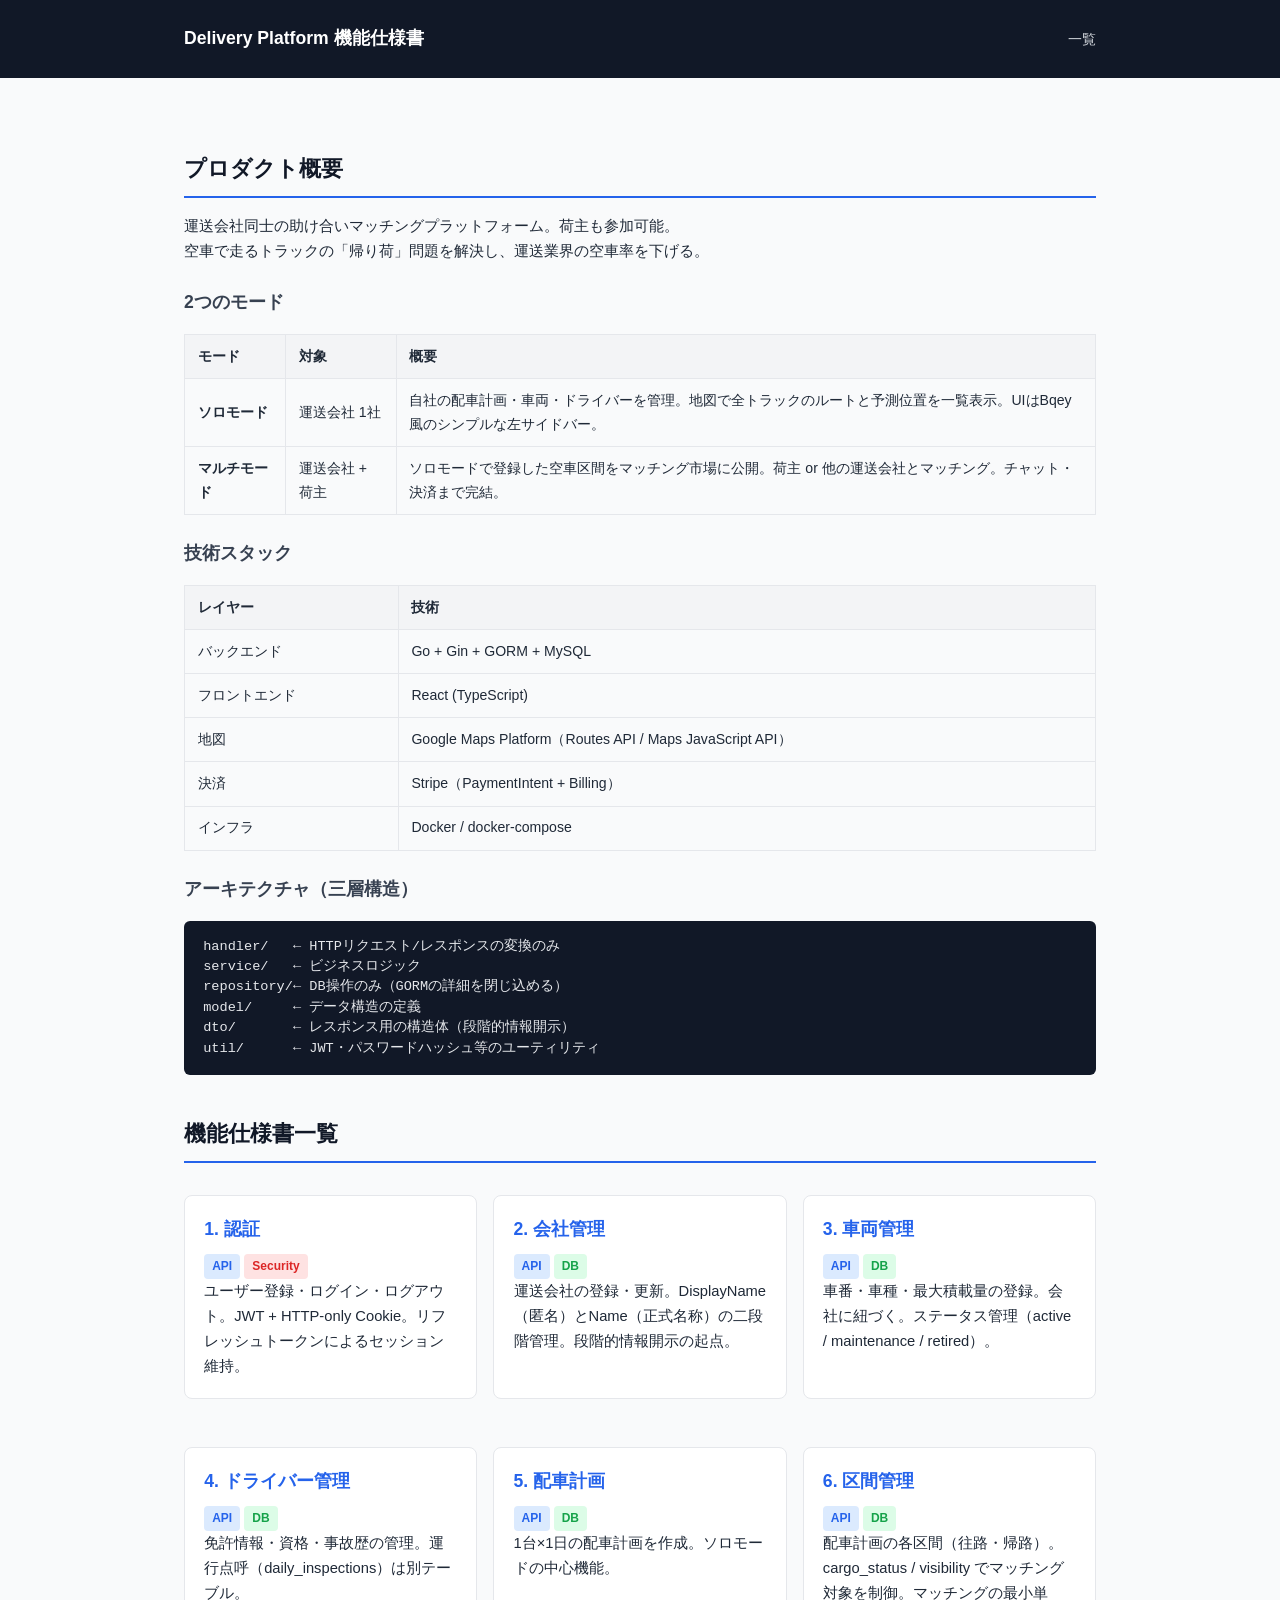
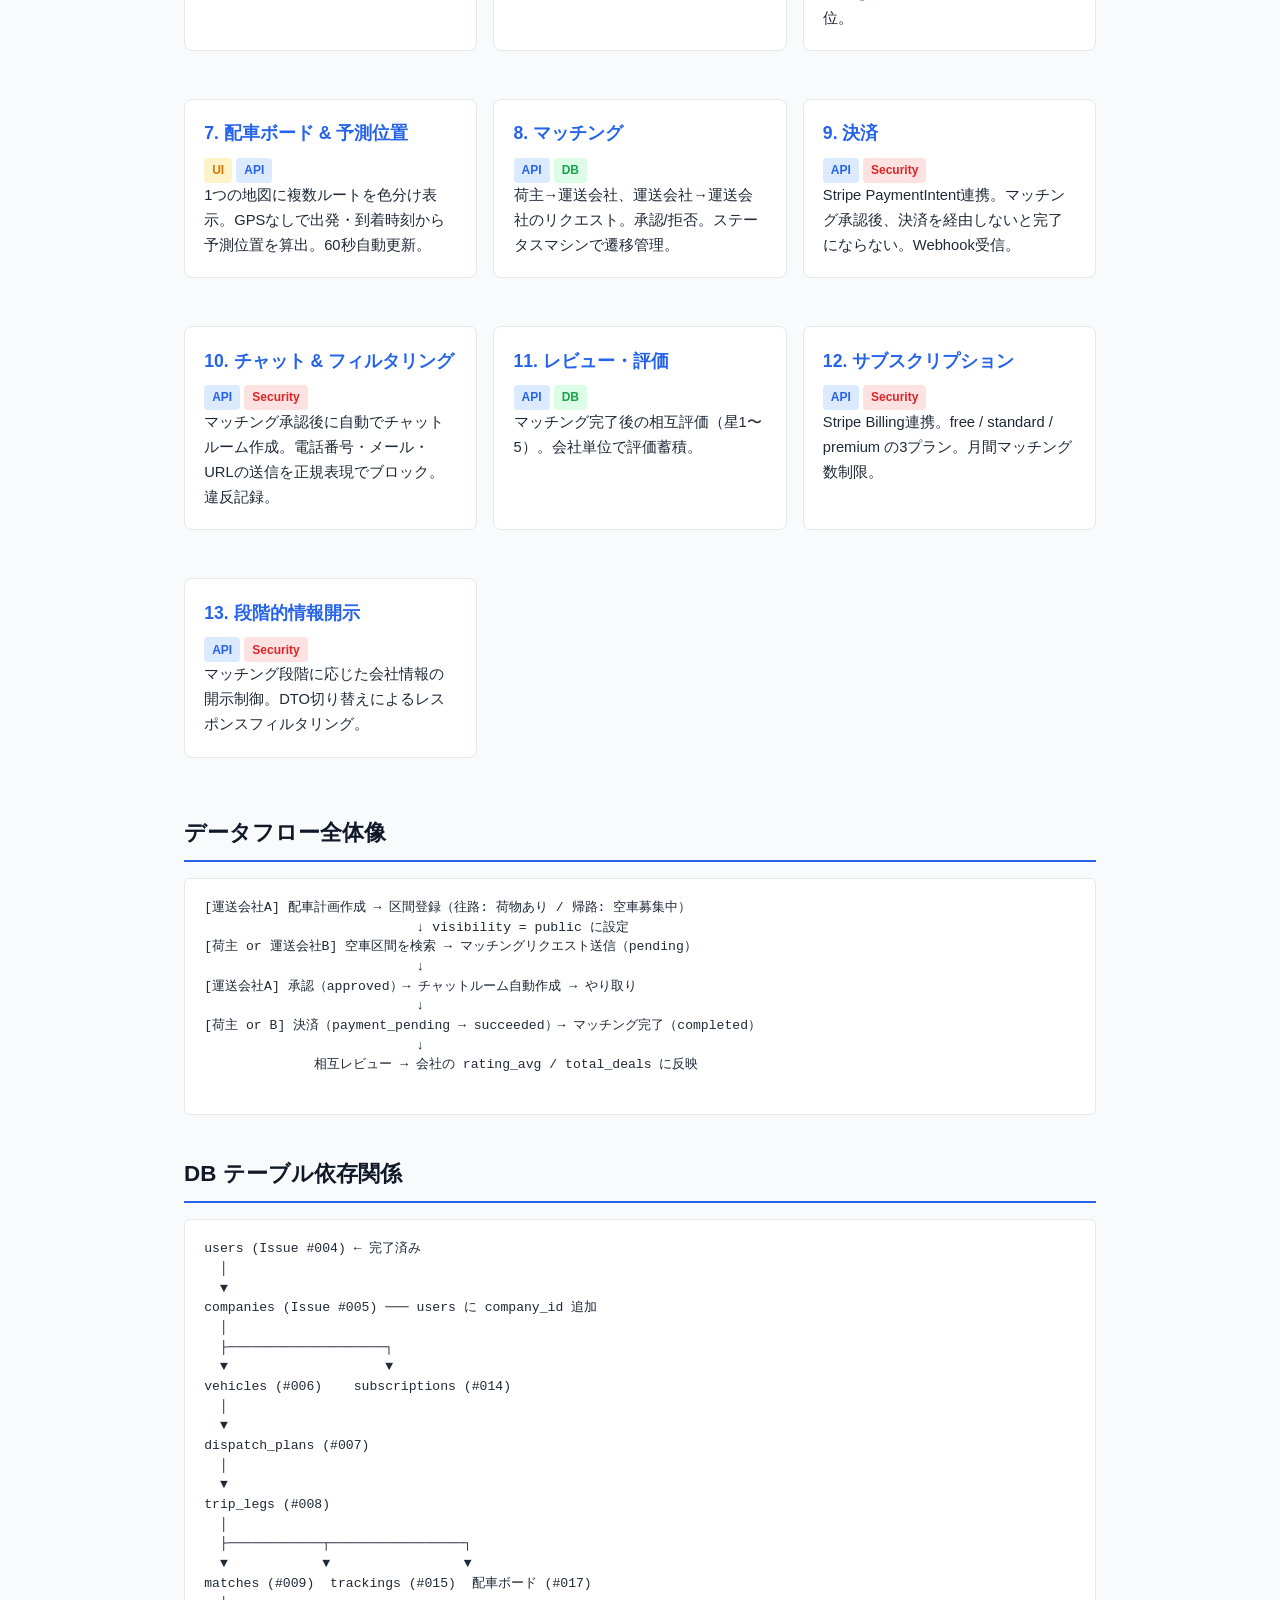
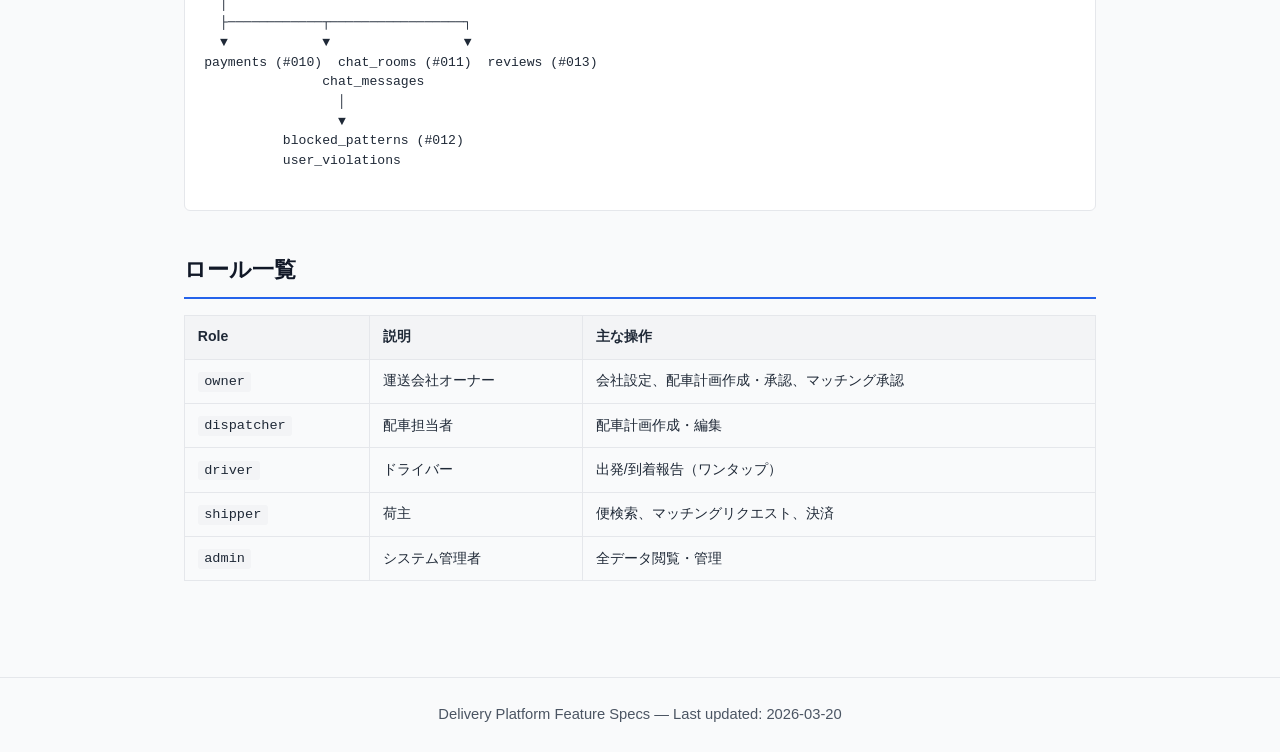
<file: docs/specs/index.html>
<!DOCTYPE html>
<html lang="ja">
<head>
  <meta charset="UTF-8">
  <meta name="viewport" content="width=device-width, initial-scale=1.0">
  <title>Delivery Platform - 機能仕様書一覧</title>
  <link rel="stylesheet" href="style.css">
</head>
<body>
  <header>
    <div class="container">
      <h1>Delivery Platform 機能仕様書</h1>
      <nav>
        <a href="index.html">一覧</a>
      </nav>
    </div>
  </header>

  <div class="container">

    <h2>プロダクト概要</h2>
    <p>運送会社同士の助け合いマッチングプラットフォーム。荷主も参加可能。<br>
    空車で走るトラックの「帰り荷」問題を解決し、運送業界の空車率を下げる。</p>

    <h3>2つのモード</h3>
    <table>
      <tr>
        <th>モード</th>
        <th>対象</th>
        <th>概要</th>
      </tr>
      <tr>
        <td><strong>ソロモード</strong></td>
        <td>運送会社 1社</td>
        <td>自社の配車計画・車両・ドライバーを管理。地図で全トラックのルートと予測位置を一覧表示。UIはBqey風のシンプルな左サイドバー。</td>
      </tr>
      <tr>
        <td><strong>マルチモード</strong></td>
        <td>運送会社 + 荷主</td>
        <td>ソロモードで登録した空車区間をマッチング市場に公開。荷主 or 他の運送会社とマッチング。チャット・決済まで完結。</td>
      </tr>
    </table>

    <h3>技術スタック</h3>
    <table>
      <tr><th>レイヤー</th><th>技術</th></tr>
      <tr><td>バックエンド</td><td>Go + Gin + GORM + MySQL</td></tr>
      <tr><td>フロントエンド</td><td>React (TypeScript)</td></tr>
      <tr><td>地図</td><td>Google Maps Platform（Routes API / Maps JavaScript API）</td></tr>
      <tr><td>決済</td><td>Stripe（PaymentIntent + Billing）</td></tr>
      <tr><td>インフラ</td><td>Docker / docker-compose</td></tr>
    </table>

    <h3>アーキテクチャ（三層構造）</h3>
    <pre><code>handler/   ← HTTPリクエスト/レスポンスの変換のみ
service/   ← ビジネスロジック
repository/← DB操作のみ（GORMの詳細を閉じ込める）
model/     ← データ構造の定義
dto/       ← レスポンス用の構造体（段階的情報開示）
util/      ← JWT・パスワードハッシュ等のユーティリティ</code></pre>

    <h2>機能仕様書一覧</h2>

    <div class="card-grid">

      <div class="card">
        <h3><a href="auth.html">1. 認証</a></h3>
        <p><span class="badge badge-api">API</span> <span class="badge badge-security">Security</span></p>
        <p>ユーザー登録・ログイン・ログアウト。JWT + HTTP-only Cookie。リフレッシュトークンによるセッション維持。</p>
      </div>

      <div class="card">
        <h3><a href="company.html">2. 会社管理</a></h3>
        <p><span class="badge badge-api">API</span> <span class="badge badge-db">DB</span></p>
        <p>運送会社の登録・更新。DisplayName（匿名）とName（正式名称）の二段階管理。段階的情報開示の起点。</p>
      </div>

      <div class="card">
        <h3><a href="vehicle.html">3. 車両管理</a></h3>
        <p><span class="badge badge-api">API</span> <span class="badge badge-db">DB</span></p>
        <p>車番・車種・最大積載量の登録。会社に紐づく。ステータス管理（active / maintenance / retired）。</p>
      </div>

      <div class="card">
        <h3><a href="driver.html">4. ドライバー管理</a></h3>
        <p><span class="badge badge-api">API</span> <span class="badge badge-db">DB</span></p>
        <p>免許情報・資格・事故歴の管理。運行点呼（daily_inspections）は別テーブル。</p>
      </div>

      <div class="card">
        <h3><a href="dispatch-plan.html">5. 配車計画</a></h3>
        <p><span class="badge badge-api">API</span> <span class="badge badge-db">DB</span></p>
        <p>1台×1日の配車計画を作成。ソロモードの中心機能。</p>
      </div>

      <div class="card">
        <h3><a href="trip-leg.html">6. 区間管理</a></h3>
        <p><span class="badge badge-api">API</span> <span class="badge badge-db">DB</span></p>
        <p>配車計画の各区間（往路・帰路）。cargo_status / visibility でマッチング対象を制御。マッチングの最小単位。</p>
      </div>

      <div class="card">
        <h3><a href="dispatch-board.html">7. 配車ボード &amp; 予測位置</a></h3>
        <p><span class="badge badge-ui">UI</span> <span class="badge badge-api">API</span></p>
        <p>1つの地図に複数ルートを色分け表示。GPSなしで出発・到着時刻から予測位置を算出。60秒自動更新。</p>
      </div>

      <div class="card">
        <h3><a href="matching.html">8. マッチング</a></h3>
        <p><span class="badge badge-api">API</span> <span class="badge badge-db">DB</span></p>
        <p>荷主→運送会社、運送会社→運送会社のリクエスト。承認/拒否。ステータスマシンで遷移管理。</p>
      </div>

      <div class="card">
        <h3><a href="payment.html">9. 決済</a></h3>
        <p><span class="badge badge-api">API</span> <span class="badge badge-security">Security</span></p>
        <p>Stripe PaymentIntent連携。マッチング承認後、決済を経由しないと完了にならない。Webhook受信。</p>
      </div>

      <div class="card">
        <h3><a href="chat.html">10. チャット &amp; フィルタリング</a></h3>
        <p><span class="badge badge-api">API</span> <span class="badge badge-security">Security</span></p>
        <p>マッチング承認後に自動でチャットルーム作成。電話番号・メール・URLの送信を正規表現でブロック。違反記録。</p>
      </div>

      <div class="card">
        <h3><a href="review.html">11. レビュー・評価</a></h3>
        <p><span class="badge badge-api">API</span> <span class="badge badge-db">DB</span></p>
        <p>マッチング完了後の相互評価（星1〜5）。会社単位で評価蓄積。</p>
      </div>

      <div class="card">
        <h3><a href="subscription.html">12. サブスクリプション</a></h3>
        <p><span class="badge badge-api">API</span> <span class="badge badge-security">Security</span></p>
        <p>Stripe Billing連携。free / standard / premium の3プラン。月間マッチング数制限。</p>
      </div>

      <div class="card">
        <h3><a href="info-disclosure.html">13. 段階的情報開示</a></h3>
        <p><span class="badge badge-api">API</span> <span class="badge badge-security">Security</span></p>
        <p>マッチング段階に応じた会社情報の開示制御。DTO切り替えによるレスポンスフィルタリング。</p>
      </div>

    </div>

    <h2>データフロー全体像</h2>
    <div class="flow">
      <pre>
[運送会社A] 配車計画作成 → 区間登録（往路: 荷物あり / 帰路: 空車募集中）
                           ↓ visibility = public に設定
[荷主 or 運送会社B] 空車区間を検索 → マッチングリクエスト送信（pending）
                           ↓
[運送会社A] 承認（approved）→ チャットルーム自動作成 → やり取り
                           ↓
[荷主 or B] 決済（payment_pending → succeeded）→ マッチング完了（completed）
                           ↓
              相互レビュー → 会社の rating_avg / total_deals に反映
      </pre>
    </div>

    <h2>DB テーブル依存関係</h2>
    <div class="flow">
      <pre>
users (Issue #004) ← 完了済み
  │
  ▼
companies (Issue #005) ─── users に company_id 追加
  │
  ├────────────────────┐
  ▼                    ▼
vehicles (#006)    subscriptions (#014)
  │
  ▼
dispatch_plans (#007)
  │
  ▼
trip_legs (#008)
  │
  ├────────────┬─────────────────┐
  ▼            ▼                 ▼
matches (#009)  trackings (#015)  配車ボード (#017)
  │
  ├────────────┬─────────────────┐
  ▼            ▼                 ▼
payments (#010)  chat_rooms (#011)  reviews (#013)
               chat_messages
                 │
                 ▼
          blocked_patterns (#012)
          user_violations
      </pre>
    </div>

    <h2>ロール一覧</h2>
    <table>
      <tr><th>Role</th><th>説明</th><th>主な操作</th></tr>
      <tr><td><code>owner</code></td><td>運送会社オーナー</td><td>会社設定、配車計画作成・承認、マッチング承認</td></tr>
      <tr><td><code>dispatcher</code></td><td>配車担当者</td><td>配車計画作成・編集</td></tr>
      <tr><td><code>driver</code></td><td>ドライバー</td><td>出発/到着報告（ワンタップ）</td></tr>
      <tr><td><code>shipper</code></td><td>荷主</td><td>便検索、マッチングリクエスト、決済</td></tr>
      <tr><td><code>admin</code></td><td>システム管理者</td><td>全データ閲覧・管理</td></tr>
    </table>

  </div>

  <footer>
    <p>Delivery Platform Feature Specs &mdash; Last updated: 2026-03-20</p>
  </footer>
</body>
</html>
</file>
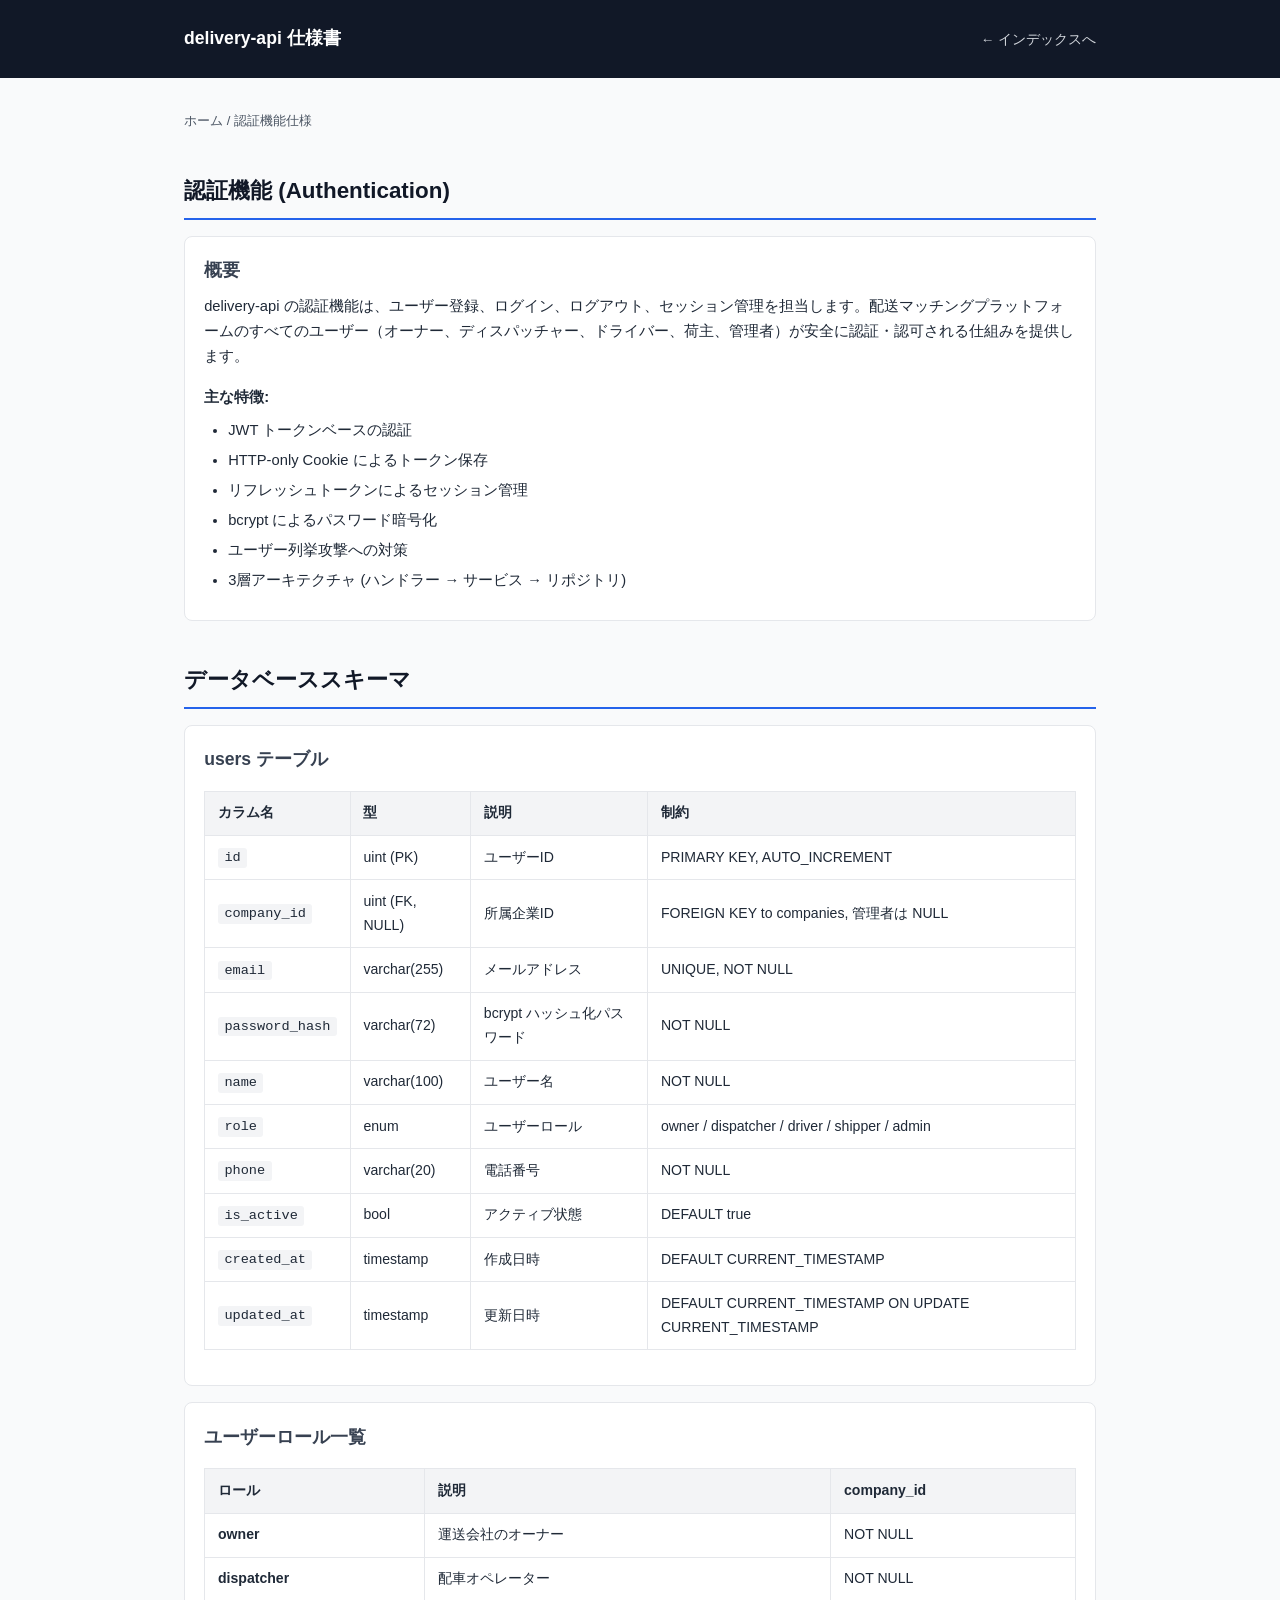
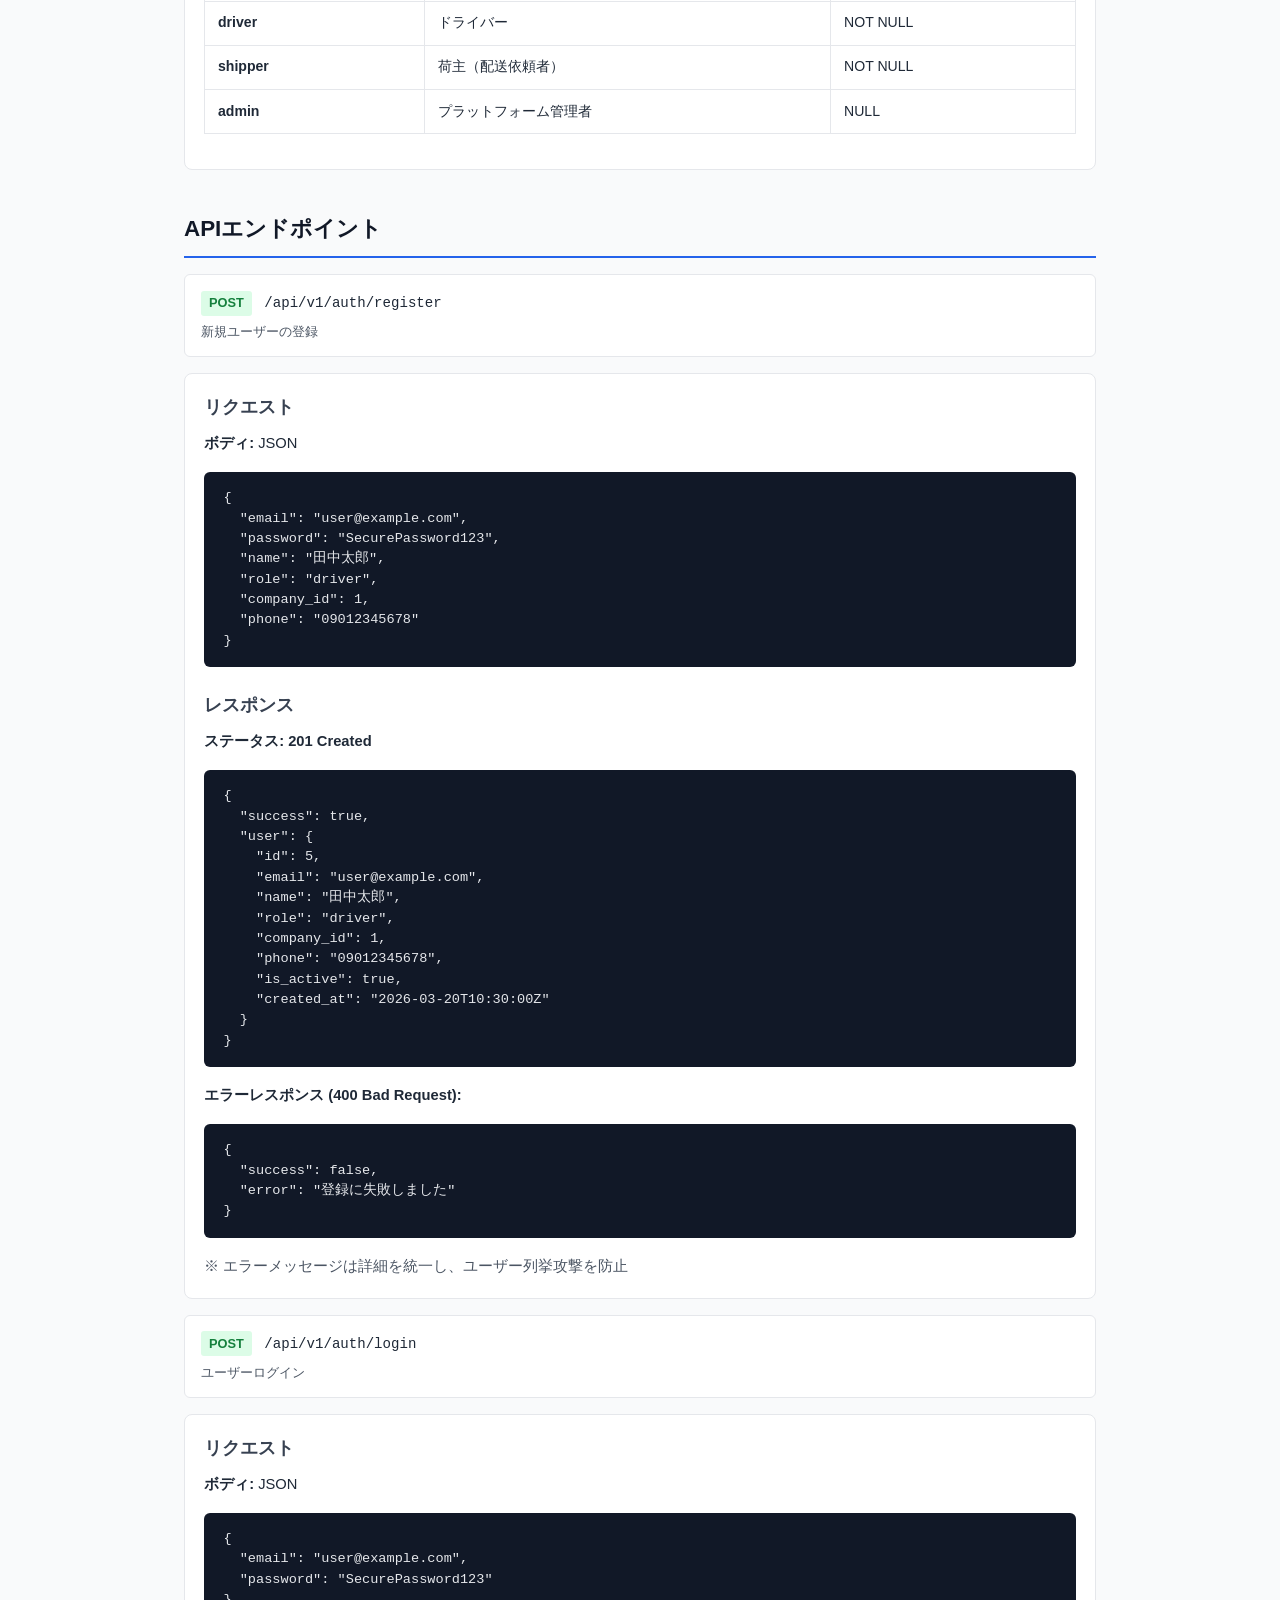
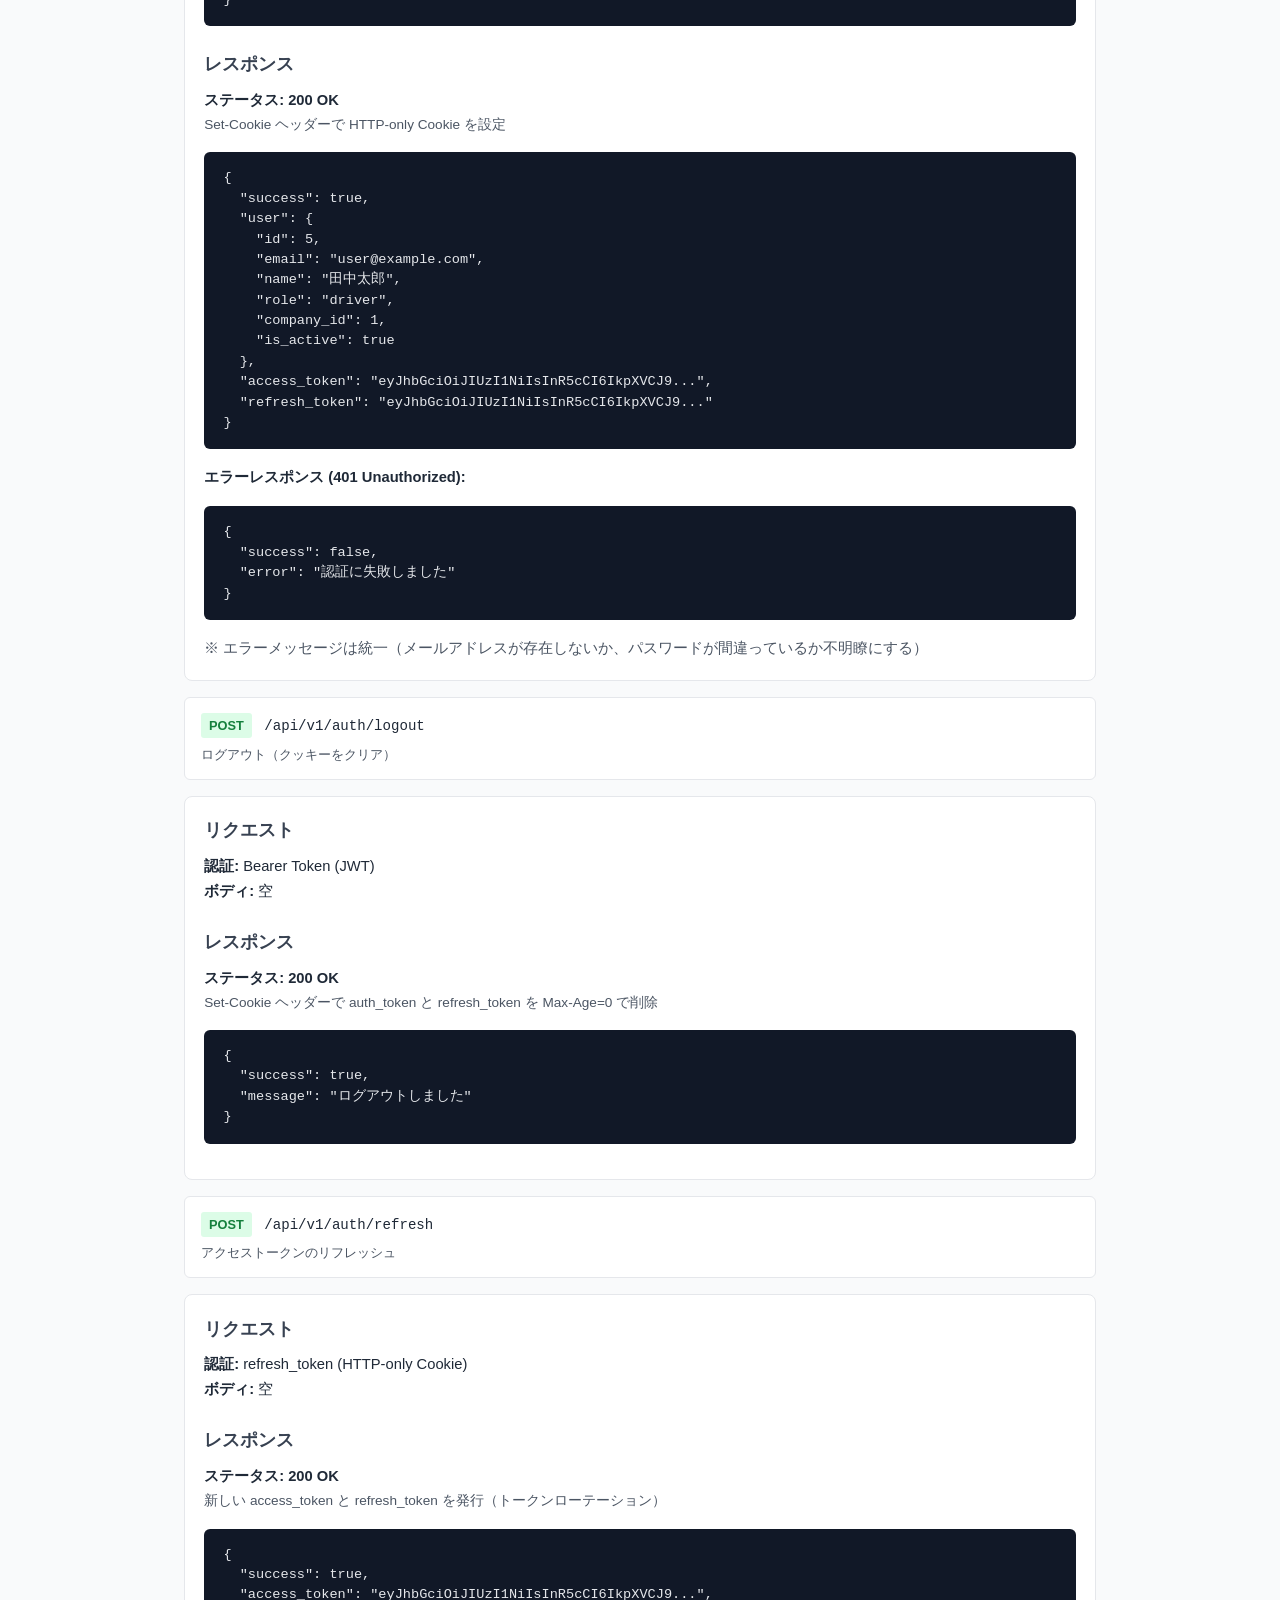
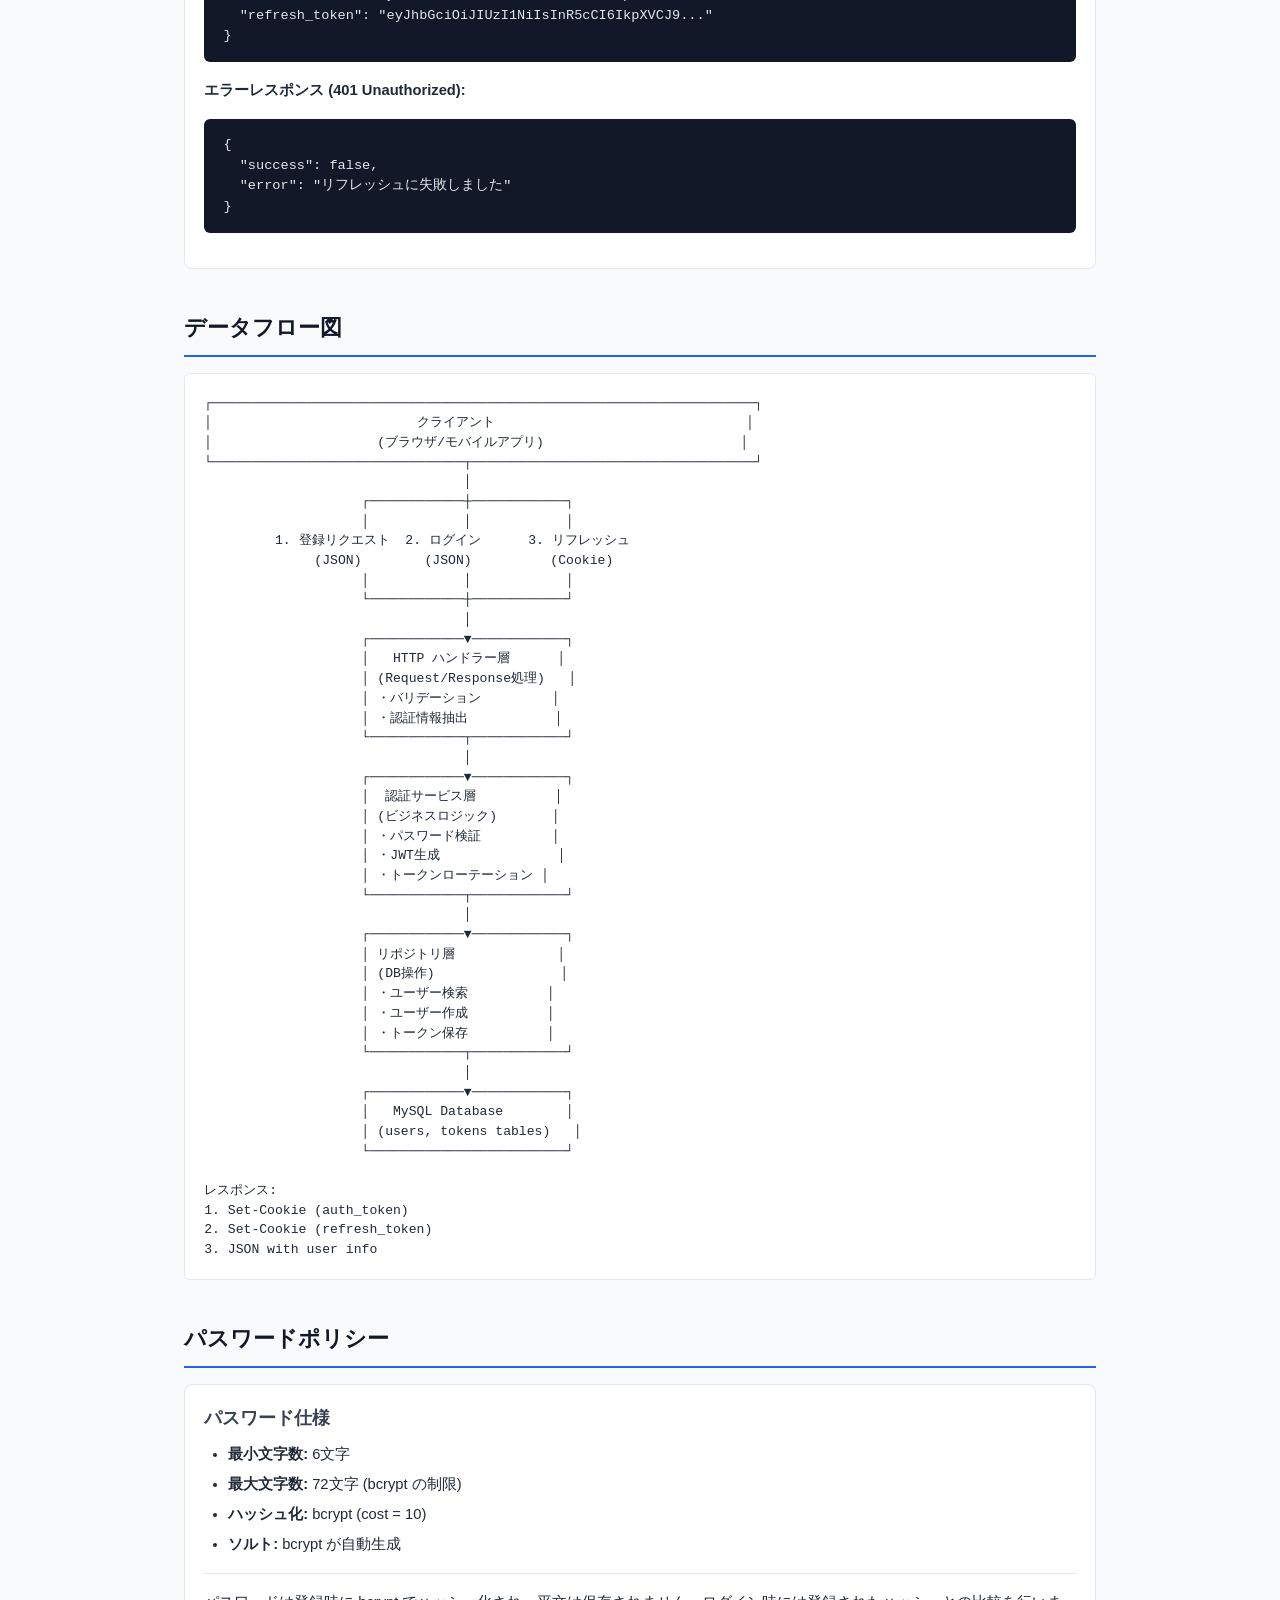
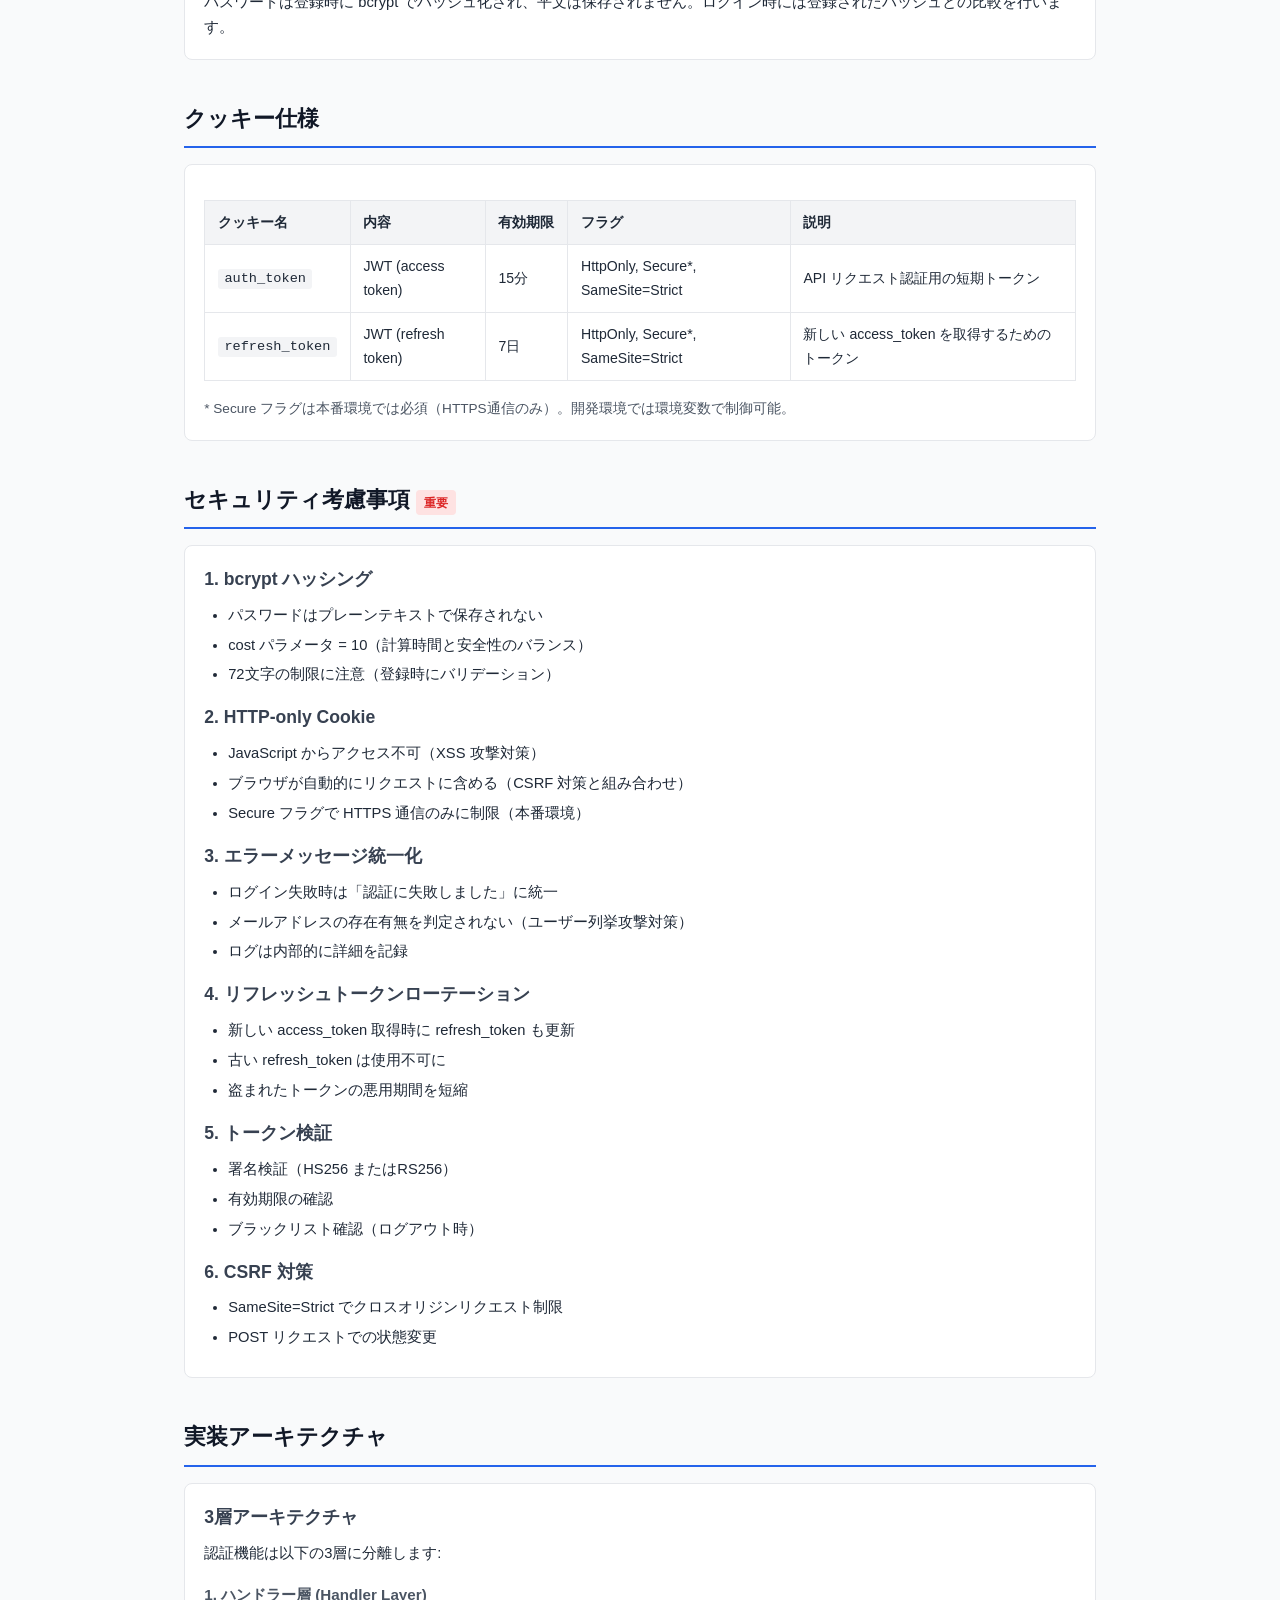
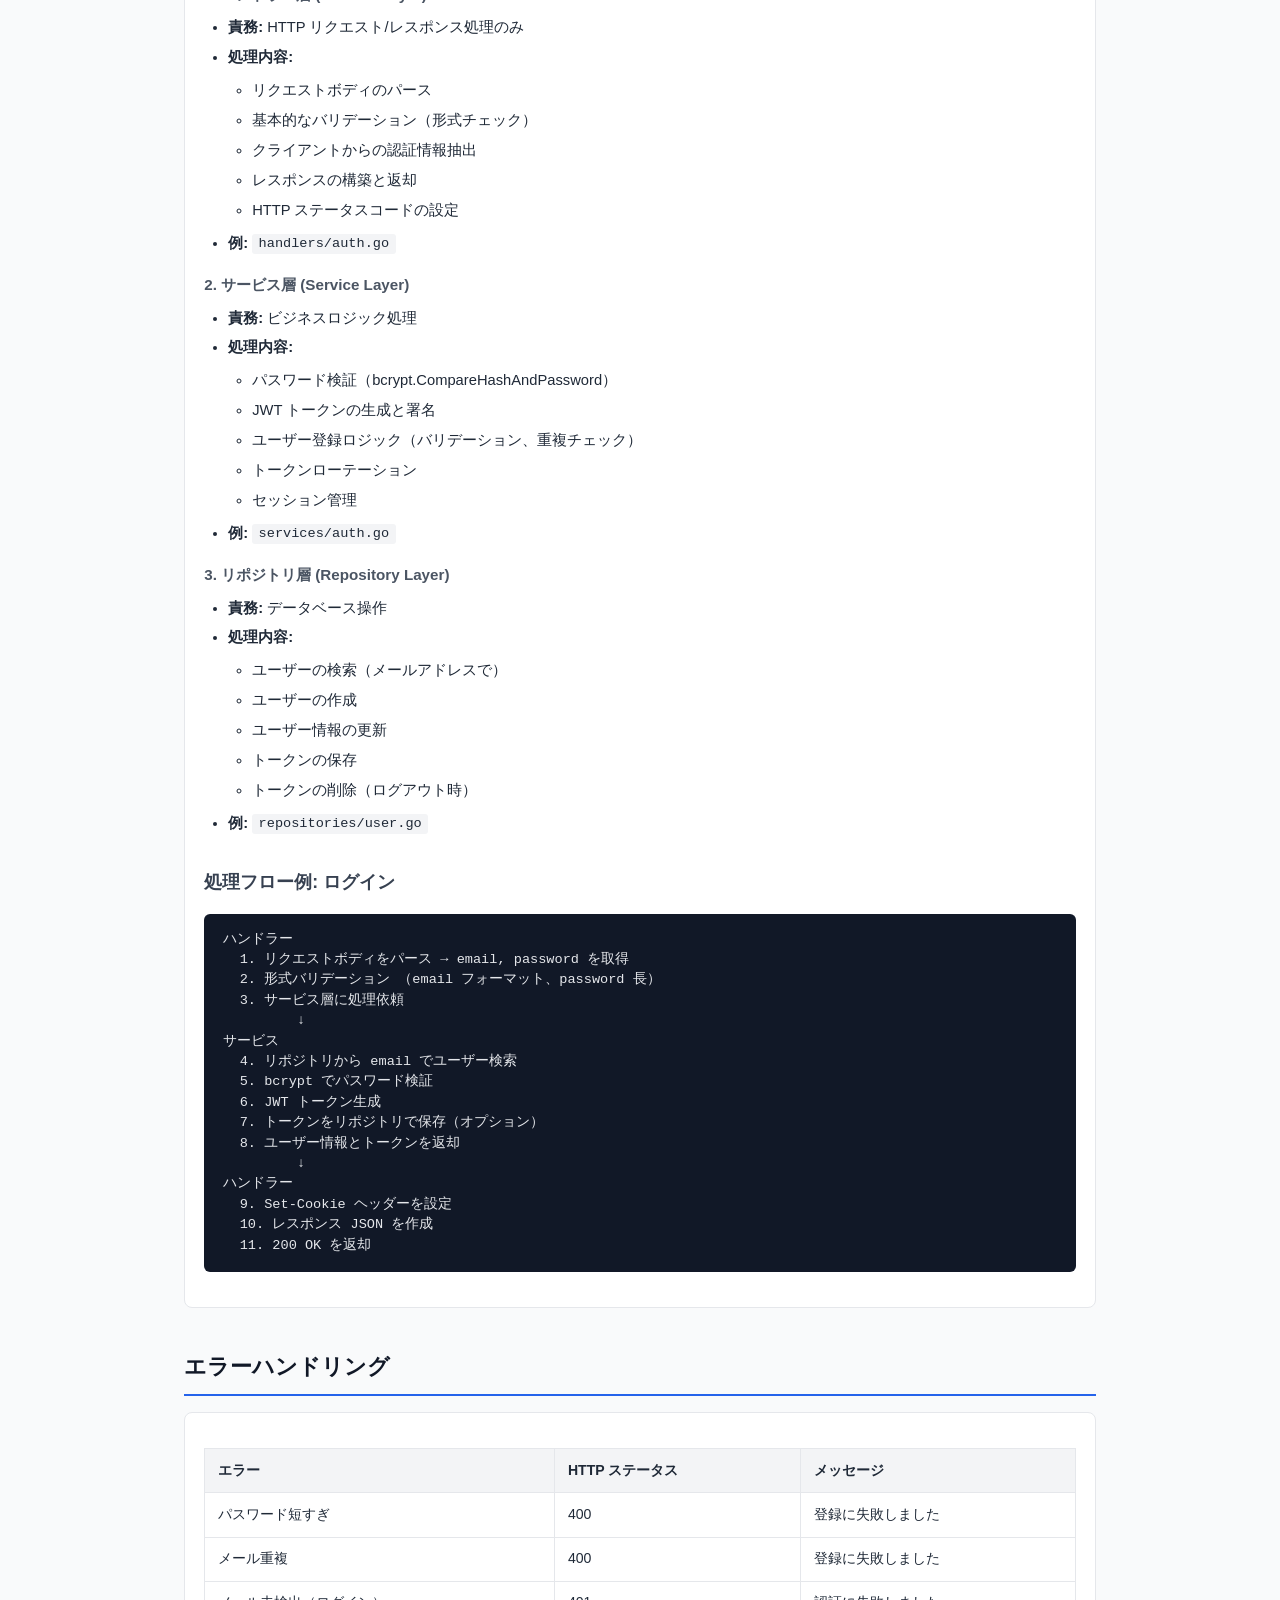
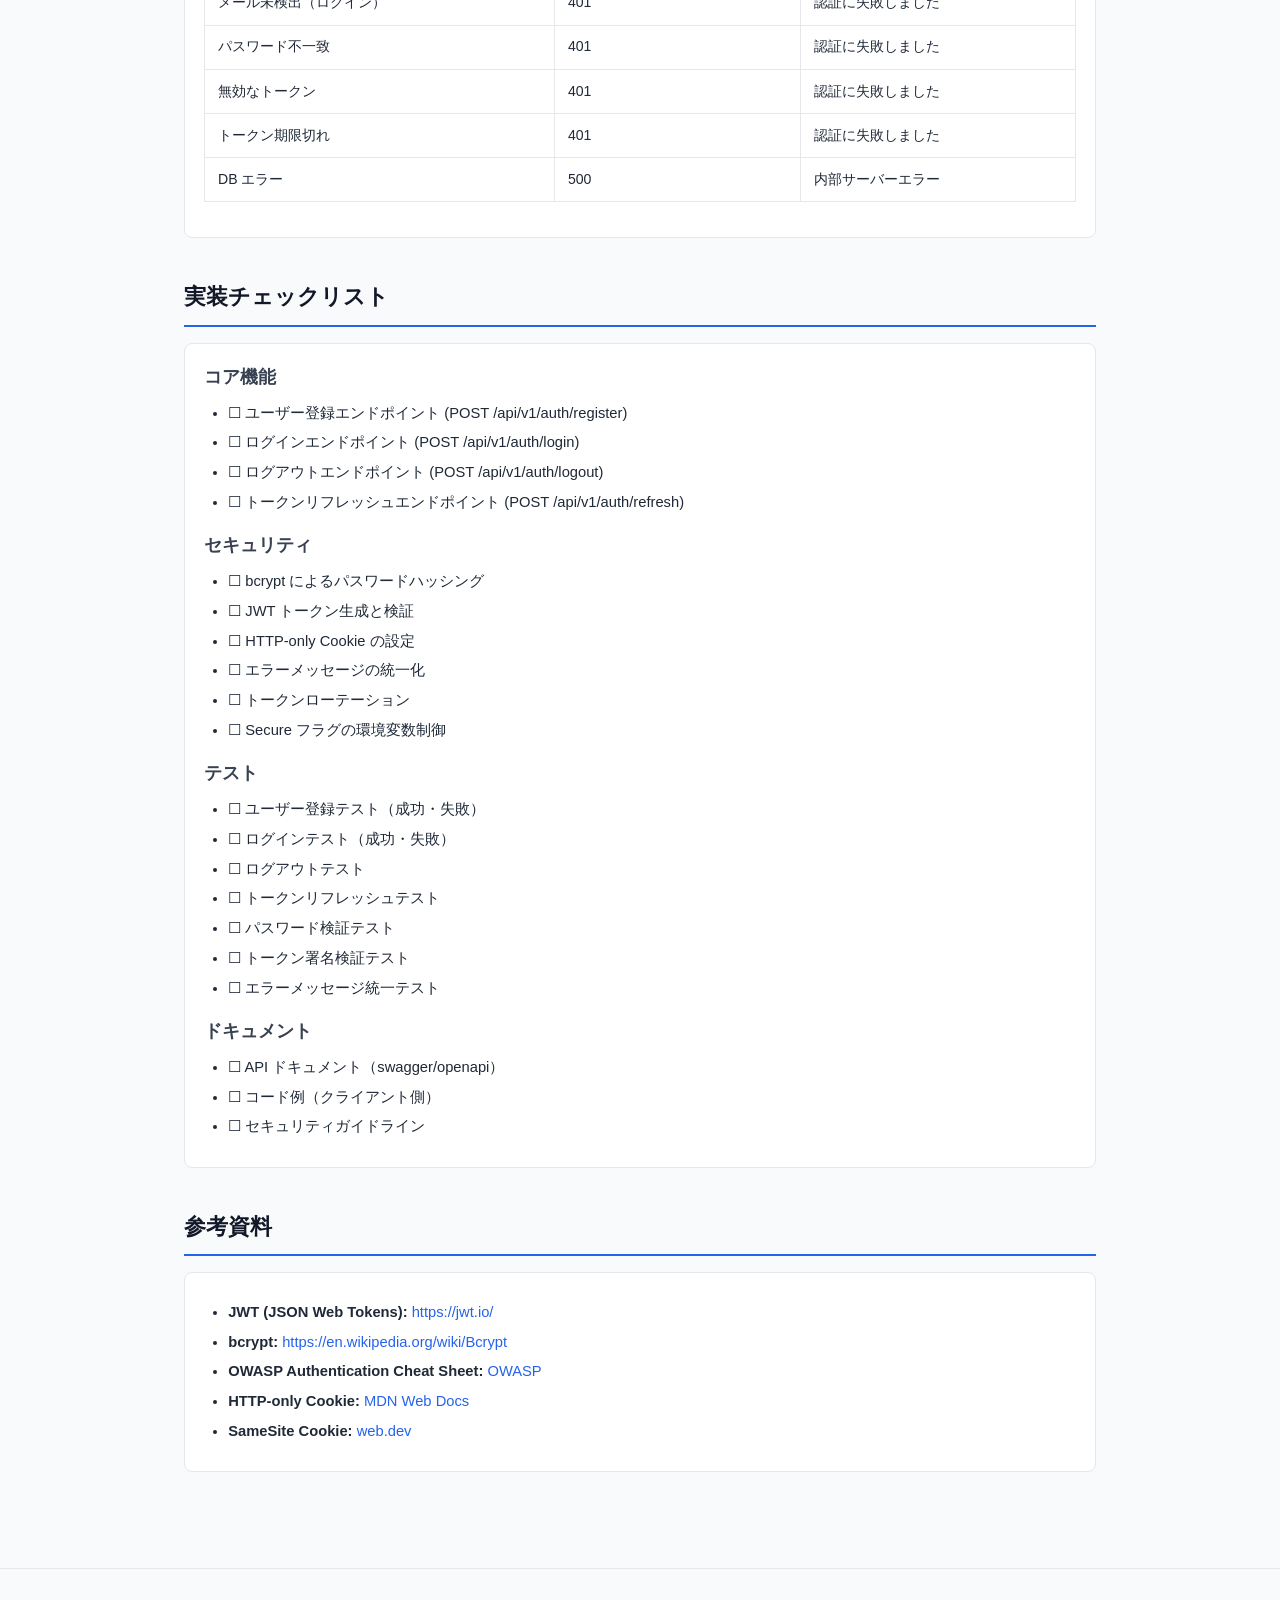
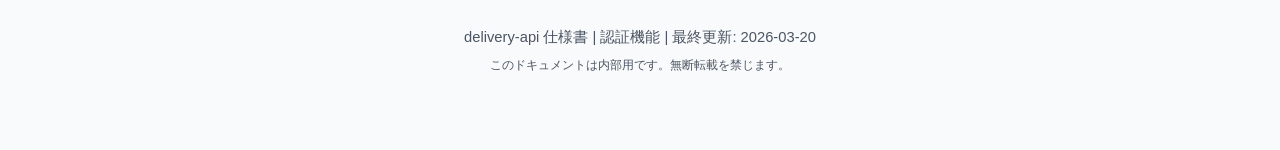
<file: docs/specs/auth.html>
<!DOCTYPE html>
<html lang="ja">
<head>
  <meta charset="UTF-8">
  <meta name="viewport" content="width=device-width, initial-scale=1.0">
  <title>認証機能 - delivery-api 仕様書</title>
  <link rel="stylesheet" href="style.css">
</head>
<body>
  <header>
    <div class="container">
      <h1>delivery-api 仕様書</h1>
      <nav>
        <a href="index.html">← インデックスへ</a>
      </nav>
    </div>
  </header>

  <div class="container">
    <!-- Breadcrumb -->
    <div class="breadcrumb">
      <a href="index.html">ホーム</a> / <span>認証機能仕様</span>
    </div>

    <!-- Overview -->
    <h2>認証機能 (Authentication)</h2>
    <div class="card">
      <h3>概要</h3>
      <p>delivery-api の認証機能は、ユーザー登録、ログイン、ログアウト、セッション管理を担当します。配送マッチングプラットフォームのすべてのユーザー（オーナー、ディスパッチャー、ドライバー、荷主、管理者）が安全に認証・認可される仕組みを提供します。</p>
      <p style="margin-top: 1rem;"><strong>主な特徴:</strong></p>
      <ul>
        <li>JWT トークンベースの認証</li>
        <li>HTTP-only Cookie によるトークン保存</li>
        <li>リフレッシュトークンによるセッション管理</li>
        <li>bcrypt によるパスワード暗号化</li>
        <li>ユーザー列挙攻撃への対策</li>
        <li>3層アーキテクチャ (ハンドラー → サービス → リポジトリ)</li>
      </ul>
    </div>

    <!-- DB Schema -->
    <h2>データベーススキーマ</h2>
    <div class="card">
      <h3>users テーブル</h3>
      <table>
        <thead>
          <tr>
            <th>カラム名</th>
            <th>型</th>
            <th>説明</th>
            <th>制約</th>
          </tr>
        </thead>
        <tbody>
          <tr>
            <td><code>id</code></td>
            <td>uint (PK)</td>
            <td>ユーザーID</td>
            <td>PRIMARY KEY, AUTO_INCREMENT</td>
          </tr>
          <tr>
            <td><code>company_id</code></td>
            <td>uint (FK, NULL)</td>
            <td>所属企業ID</td>
            <td>FOREIGN KEY to companies, 管理者は NULL</td>
          </tr>
          <tr>
            <td><code>email</code></td>
            <td>varchar(255)</td>
            <td>メールアドレス</td>
            <td>UNIQUE, NOT NULL</td>
          </tr>
          <tr>
            <td><code>password_hash</code></td>
            <td>varchar(72)</td>
            <td>bcrypt ハッシュ化パスワード</td>
            <td>NOT NULL</td>
          </tr>
          <tr>
            <td><code>name</code></td>
            <td>varchar(100)</td>
            <td>ユーザー名</td>
            <td>NOT NULL</td>
          </tr>
          <tr>
            <td><code>role</code></td>
            <td>enum</td>
            <td>ユーザーロール</td>
            <td>owner / dispatcher / driver / shipper / admin</td>
          </tr>
          <tr>
            <td><code>phone</code></td>
            <td>varchar(20)</td>
            <td>電話番号</td>
            <td>NOT NULL</td>
          </tr>
          <tr>
            <td><code>is_active</code></td>
            <td>bool</td>
            <td>アクティブ状態</td>
            <td>DEFAULT true</td>
          </tr>
          <tr>
            <td><code>created_at</code></td>
            <td>timestamp</td>
            <td>作成日時</td>
            <td>DEFAULT CURRENT_TIMESTAMP</td>
          </tr>
          <tr>
            <td><code>updated_at</code></td>
            <td>timestamp</td>
            <td>更新日時</td>
            <td>DEFAULT CURRENT_TIMESTAMP ON UPDATE CURRENT_TIMESTAMP</td>
          </tr>
        </tbody>
      </table>
    </div>

    <!-- User Roles -->
    <div class="card">
      <h3>ユーザーロール一覧</h3>
      <table>
        <thead>
          <tr>
            <th>ロール</th>
            <th>説明</th>
            <th>company_id</th>
          </tr>
        </thead>
        <tbody>
          <tr>
            <td><strong>owner</strong></td>
            <td>運送会社のオーナー</td>
            <td>NOT NULL</td>
          </tr>
          <tr>
            <td><strong>dispatcher</strong></td>
            <td>配車オペレーター</td>
            <td>NOT NULL</td>
          </tr>
          <tr>
            <td><strong>driver</strong></td>
            <td>ドライバー</td>
            <td>NOT NULL</td>
          </tr>
          <tr>
            <td><strong>shipper</strong></td>
            <td>荷主（配送依頼者）</td>
            <td>NOT NULL</td>
          </tr>
          <tr>
            <td><strong>admin</strong></td>
            <td>プラットフォーム管理者</td>
            <td>NULL</td>
          </tr>
        </tbody>
      </table>
    </div>

    <!-- API Endpoints -->
    <h2>APIエンドポイント</h2>

    <!-- POST /api/v1/auth/register -->
    <div class="endpoint">
      <div>
        <span class="method method-post">POST</span>
        <span class="path">/api/v1/auth/register</span>
      </div>
      <p class="desc">新規ユーザーの登録</p>
    </div>
    <div class="card">
      <h3>リクエスト</h3>
      <p><strong>ボディ:</strong> JSON</p>
      <pre><code>{
  "email": "user@example.com",
  "password": "SecurePassword123",
  "name": "田中太郎",
  "role": "driver",
  "company_id": 1,
  "phone": "09012345678"
}</code></pre>
      <h3 style="margin-top: 1.5rem;">レスポンス</h3>
      <p><strong>ステータス: 201 Created</strong></p>
      <pre><code>{
  "success": true,
  "user": {
    "id": 5,
    "email": "user@example.com",
    "name": "田中太郎",
    "role": "driver",
    "company_id": 1,
    "phone": "09012345678",
    "is_active": true,
    "created_at": "2026-03-20T10:30:00Z"
  }
}</code></pre>
      <p style="margin-top: 1rem;"><strong>エラーレスポンス (400 Bad Request):</strong></p>
      <pre><code>{
  "success": false,
  "error": "登録に失敗しました"
}</code></pre>
      <p style="margin-top: 0.5rem; color: var(--gray-600);">※ エラーメッセージは詳細を統一し、ユーザー列挙攻撃を防止</p>
    </div>

    <!-- POST /api/v1/auth/login -->
    <div class="endpoint">
      <div>
        <span class="method method-post">POST</span>
        <span class="path">/api/v1/auth/login</span>
      </div>
      <p class="desc">ユーザーログイン</p>
    </div>
    <div class="card">
      <h3>リクエスト</h3>
      <p><strong>ボディ:</strong> JSON</p>
      <pre><code>{
  "email": "user@example.com",
  "password": "SecurePassword123"
}</code></pre>
      <h3 style="margin-top: 1.5rem;">レスポンス</h3>
      <p><strong>ステータス: 200 OK</strong></p>
      <p style="color: var(--gray-600); font-size: 0.85rem;">Set-Cookie ヘッダーで HTTP-only Cookie を設定</p>
      <pre><code>{
  "success": true,
  "user": {
    "id": 5,
    "email": "user@example.com",
    "name": "田中太郎",
    "role": "driver",
    "company_id": 1,
    "is_active": true
  },
  "access_token": "eyJhbGciOiJIUzI1NiIsInR5cCI6IkpXVCJ9...",
  "refresh_token": "eyJhbGciOiJIUzI1NiIsInR5cCI6IkpXVCJ9..."
}</code></pre>
      <p style="margin-top: 1rem;"><strong>エラーレスポンス (401 Unauthorized):</strong></p>
      <pre><code>{
  "success": false,
  "error": "認証に失敗しました"
}</code></pre>
      <p style="margin-top: 0.5rem; color: var(--gray-600);">※ エラーメッセージは統一（メールアドレスが存在しないか、パスワードが間違っているか不明瞭にする）</p>
    </div>

    <!-- POST /api/v1/auth/logout -->
    <div class="endpoint">
      <div>
        <span class="method method-post">POST</span>
        <span class="path">/api/v1/auth/logout</span>
      </div>
      <p class="desc">ログアウト（クッキーをクリア）</p>
    </div>
    <div class="card">
      <h3>リクエスト</h3>
      <p><strong>認証:</strong> Bearer Token (JWT)</p>
      <p><strong>ボディ:</strong> 空</p>
      <h3 style="margin-top: 1.5rem;">レスポンス</h3>
      <p><strong>ステータス: 200 OK</strong></p>
      <p style="color: var(--gray-600); font-size: 0.85rem;">Set-Cookie ヘッダーで auth_token と refresh_token を Max-Age=0 で削除</p>
      <pre><code>{
  "success": true,
  "message": "ログアウトしました"
}</code></pre>
    </div>

    <!-- POST /api/v1/auth/refresh -->
    <div class="endpoint">
      <div>
        <span class="method method-post">POST</span>
        <span class="path">/api/v1/auth/refresh</span>
      </div>
      <p class="desc">アクセストークンのリフレッシュ</p>
    </div>
    <div class="card">
      <h3>リクエスト</h3>
      <p><strong>認証:</strong> refresh_token (HTTP-only Cookie)</p>
      <p><strong>ボディ:</strong> 空</p>
      <h3 style="margin-top: 1.5rem;">レスポンス</h3>
      <p><strong>ステータス: 200 OK</strong></p>
      <p style="color: var(--gray-600); font-size: 0.85rem;">新しい access_token と refresh_token を発行（トークンローテーション）</p>
      <pre><code>{
  "success": true,
  "access_token": "eyJhbGciOiJIUzI1NiIsInR5cCI6IkpXVCJ9...",
  "refresh_token": "eyJhbGciOiJIUzI1NiIsInR5cCI6IkpXVCJ9..."
}</code></pre>
      <p style="margin-top: 1rem;"><strong>エラーレスポンス (401 Unauthorized):</strong></p>
      <pre><code>{
  "success": false,
  "error": "リフレッシュに失敗しました"
}</code></pre>
    </div>

    <!-- Data Flow Diagram -->
    <h2>データフロー図</h2>
    <div class="flow">
      <pre>┌─────────────────────────────────────────────────────────────────────┐
│                          クライアント                                │
│                     (ブラウザ/モバイルアプリ)                         │
└────────────────────────────────┬────────────────────────────────────┘
                                 │
                    ┌────────────┼────────────┐
                    │            │            │
         1. 登録リクエスト  2. ログイン      3. リフレッシュ
              (JSON)        (JSON)          (Cookie)
                    │            │            │
                    └────────────┼────────────┘
                                 │
                    ┌────────────▼────────────┐
                    │   HTTP ハンドラー層      │
                    │ (Request/Response処理)   │
                    │ ・バリデーション         │
                    │ ・認証情報抽出           │
                    └────────────┬────────────┘
                                 │
                    ┌────────────▼────────────┐
                    │  認証サービス層          │
                    │ (ビジネスロジック)       │
                    │ ・パスワード検証         │
                    │ ・JWT生成               │
                    │ ・トークンローテーション │
                    └────────────┬────────────┘
                                 │
                    ┌────────────▼────────────┐
                    │ リポジトリ層             │
                    │ (DB操作)                │
                    │ ・ユーザー検索          │
                    │ ・ユーザー作成          │
                    │ ・トークン保存          │
                    └────────────┬────────────┘
                                 │
                    ┌────────────▼────────────┐
                    │   MySQL Database        │
                    │ (users, tokens tables)   │
                    └─────────────────────────┘

レスポンス:
1. Set-Cookie (auth_token)
2. Set-Cookie (refresh_token)
3. JSON with user info
</pre>
    </div>

    <!-- Password Policy -->
    <h2>パスワードポリシー</h2>
    <div class="card">
      <h3>パスワード仕様</h3>
      <ul>
        <li><strong>最小文字数:</strong> 6文字</li>
        <li><strong>最大文字数:</strong> 72文字 (bcrypt の制限)</li>
        <li><strong>ハッシュ化:</strong> bcrypt (cost = 10)</li>
        <li><strong>ソルト:</strong> bcrypt が自動生成</li>
      </ul>
      <p style="margin-top: 1rem; padding-top: 1rem; border-top: 1px solid var(--gray-200);">パスワードは登録時に bcrypt でハッシュ化され、平文は保存されません。ログイン時には登録されたハッシュとの比較を行います。</p>
    </div>

    <!-- Cookie Specification -->
    <h2>クッキー仕様</h2>
    <div class="card">
      <table>
        <thead>
          <tr>
            <th>クッキー名</th>
            <th>内容</th>
            <th>有効期限</th>
            <th>フラグ</th>
            <th>説明</th>
          </tr>
        </thead>
        <tbody>
          <tr>
            <td><code>auth_token</code></td>
            <td>JWT (access token)</td>
            <td>15分</td>
            <td>HttpOnly, Secure*, SameSite=Strict</td>
            <td>API リクエスト認証用の短期トークン</td>
          </tr>
          <tr>
            <td><code>refresh_token</code></td>
            <td>JWT (refresh token)</td>
            <td>7日</td>
            <td>HttpOnly, Secure*, SameSite=Strict</td>
            <td>新しい access_token を取得するためのトークン</td>
          </tr>
        </tbody>
      </table>
      <p style="margin-top: 1rem; color: var(--gray-600); font-size: 0.85rem;">* Secure フラグは本番環境では必須（HTTPS通信のみ）。開発環境では環境変数で制御可能。</p>
    </div>

    <!-- Security Considerations -->
    <h2>セキュリティ考慮事項 <span class="badge badge-security">重要</span></h2>
    <div class="card">
      <h3>1. bcrypt ハッシング</h3>
      <ul>
        <li>パスワードはプレーンテキストで保存されない</li>
        <li>cost パラメータ = 10（計算時間と安全性のバランス）</li>
        <li>72文字の制限に注意（登録時にバリデーション）</li>
      </ul>

      <h3 style="margin-top: 1rem;">2. HTTP-only Cookie</h3>
      <ul>
        <li>JavaScript からアクセス不可（XSS 攻撃対策）</li>
        <li>ブラウザが自動的にリクエストに含める（CSRF 対策と組み合わせ）</li>
        <li>Secure フラグで HTTPS 通信のみに制限（本番環境）</li>
      </ul>

      <h3 style="margin-top: 1rem;">3. エラーメッセージ統一化</h3>
      <ul>
        <li>ログイン失敗時は「認証に失敗しました」に統一</li>
        <li>メールアドレスの存在有無を判定されない（ユーザー列挙攻撃対策）</li>
        <li>ログは内部的に詳細を記録</li>
      </ul>

      <h3 style="margin-top: 1rem;">4. リフレッシュトークンローテーション</h3>
      <ul>
        <li>新しい access_token 取得時に refresh_token も更新</li>
        <li>古い refresh_token は使用不可に</li>
        <li>盗まれたトークンの悪用期間を短縮</li>
      </ul>

      <h3 style="margin-top: 1rem;">5. トークン検証</h3>
      <ul>
        <li>署名検証（HS256 またはRS256）</li>
        <li>有効期限の確認</li>
        <li>ブラックリスト確認（ログアウト時）</li>
      </ul>

      <h3 style="margin-top: 1rem;">6. CSRF 対策</h3>
      <ul>
        <li>SameSite=Strict でクロスオリジンリクエスト制限</li>
        <li>POST リクエストでの状態変更</li>
      </ul>
    </div>

    <!-- Implementation Architecture -->
    <h2>実装アーキテクチャ</h2>
    <div class="card">
      <h3>3層アーキテクチャ</h3>
      <p style="margin-bottom: 1rem;">認証機能は以下の3層に分離します:</p>

      <h4>1. ハンドラー層 (Handler Layer)</h4>
      <ul>
        <li><strong>責務:</strong> HTTP リクエスト/レスポンス処理のみ</li>
        <li><strong>処理内容:</strong>
          <ul>
            <li>リクエストボディのパース</li>
            <li>基本的なバリデーション（形式チェック）</li>
            <li>クライアントからの認証情報抽出</li>
            <li>レスポンスの構築と返却</li>
            <li>HTTP ステータスコードの設定</li>
          </ul>
        </li>
        <li><strong>例:</strong> <code>handlers/auth.go</code></li>
      </ul>

      <h4 style="margin-top: 1rem;">2. サービス層 (Service Layer)</h4>
      <ul>
        <li><strong>責務:</strong> ビジネスロジック処理</li>
        <li><strong>処理内容:</strong>
          <ul>
            <li>パスワード検証（bcrypt.CompareHashAndPassword）</li>
            <li>JWT トークンの生成と署名</li>
            <li>ユーザー登録ロジック（バリデーション、重複チェック）</li>
            <li>トークンローテーション</li>
            <li>セッション管理</li>
          </ul>
        </li>
        <li><strong>例:</strong> <code>services/auth.go</code></li>
      </ul>

      <h4 style="margin-top: 1rem;">3. リポジトリ層 (Repository Layer)</h4>
      <ul>
        <li><strong>責務:</strong> データベース操作</li>
        <li><strong>処理内容:</strong>
          <ul>
            <li>ユーザーの検索（メールアドレスで）</li>
            <li>ユーザーの作成</li>
            <li>ユーザー情報の更新</li>
            <li>トークンの保存</li>
            <li>トークンの削除（ログアウト時）</li>
          </ul>
        </li>
        <li><strong>例:</strong> <code>repositories/user.go</code></li>
      </ul>

      <h3 style="margin-top: 2rem;">処理フロー例: ログイン</h3>
      <pre><code>ハンドラー
  1. リクエストボディをパース → email, password を取得
  2. 形式バリデーション （email フォーマット、password 長）
  3. サービス層に処理依頼
         ↓
サービス
  4. リポジトリから email でユーザー検索
  5. bcrypt でパスワード検証
  6. JWT トークン生成
  7. トークンをリポジトリで保存（オプション）
  8. ユーザー情報とトークンを返却
         ↓
ハンドラー
  9. Set-Cookie ヘッダーを設定
  10. レスポンス JSON を作成
  11. 200 OK を返却</code></pre>
    </div>

    <!-- Error Handling -->
    <h2>エラーハンドリング</h2>
    <div class="card">
      <table>
        <thead>
          <tr>
            <th>エラー</th>
            <th>HTTP ステータス</th>
            <th>メッセージ</th>
          </tr>
        </thead>
        <tbody>
          <tr>
            <td>パスワード短すぎ</td>
            <td>400</td>
            <td>登録に失敗しました</td>
          </tr>
          <tr>
            <td>メール重複</td>
            <td>400</td>
            <td>登録に失敗しました</td>
          </tr>
          <tr>
            <td>メール未検出（ログイン）</td>
            <td>401</td>
            <td>認証に失敗しました</td>
          </tr>
          <tr>
            <td>パスワード不一致</td>
            <td>401</td>
            <td>認証に失敗しました</td>
          </tr>
          <tr>
            <td>無効なトークン</td>
            <td>401</td>
            <td>認証に失敗しました</td>
          </tr>
          <tr>
            <td>トークン期限切れ</td>
            <td>401</td>
            <td>認証に失敗しました</td>
          </tr>
          <tr>
            <td>DB エラー</td>
            <td>500</td>
            <td>内部サーバーエラー</td>
          </tr>
        </tbody>
      </table>
    </div>

    <!-- Implementation Checklist -->
    <h2>実装チェックリスト</h2>
    <div class="card">
      <h3>コア機能</h3>
      <ul>
        <li>☐ ユーザー登録エンドポイント (POST /api/v1/auth/register)</li>
        <li>☐ ログインエンドポイント (POST /api/v1/auth/login)</li>
        <li>☐ ログアウトエンドポイント (POST /api/v1/auth/logout)</li>
        <li>☐ トークンリフレッシュエンドポイント (POST /api/v1/auth/refresh)</li>
      </ul>

      <h3 style="margin-top: 1rem;">セキュリティ</h3>
      <ul>
        <li>☐ bcrypt によるパスワードハッシング</li>
        <li>☐ JWT トークン生成と検証</li>
        <li>☐ HTTP-only Cookie の設定</li>
        <li>☐ エラーメッセージの統一化</li>
        <li>☐ トークンローテーション</li>
        <li>☐ Secure フラグの環境変数制御</li>
      </ul>

      <h3 style="margin-top: 1rem;">テスト</h3>
      <ul>
        <li>☐ ユーザー登録テスト（成功・失敗）</li>
        <li>☐ ログインテスト（成功・失敗）</li>
        <li>☐ ログアウトテスト</li>
        <li>☐ トークンリフレッシュテスト</li>
        <li>☐ パスワード検証テスト</li>
        <li>☐ トークン署名検証テスト</li>
        <li>☐ エラーメッセージ統一テスト</li>
      </ul>

      <h3 style="margin-top: 1rem;">ドキュメント</h3>
      <ul>
        <li>☐ API ドキュメント（swagger/openapi）</li>
        <li>☐ コード例（クライアント側）</li>
        <li>☐ セキュリティガイドライン</li>
      </ul>
    </div>

    <!-- References -->
    <h2>参考資料</h2>
    <div class="card">
      <ul>
        <li><strong>JWT (JSON Web Tokens):</strong> <a href="https://jwt.io/">https://jwt.io/</a></li>
        <li><strong>bcrypt:</strong> <a href="https://en.wikipedia.org/wiki/Bcrypt">https://en.wikipedia.org/wiki/Bcrypt</a></li>
        <li><strong>OWASP Authentication Cheat Sheet:</strong> <a href="https://cheatsheetseries.owasp.org/cheatsheets/Authentication_Cheat_Sheet.html">OWASP</a></li>
        <li><strong>HTTP-only Cookie:</strong> <a href="https://developer.mozilla.org/en-US/docs/Web/HTTP/Cookies">MDN Web Docs</a></li>
        <li><strong>SameSite Cookie:</strong> <a href="https://web.dev/samesite-cookies-explained/">web.dev</a></li>
      </ul>
    </div>
  </div>

  <footer>
    <div class="container">
      <p>delivery-api 仕様書 | 認証機能 | 最終更新: 2026-03-20</p>
      <p style="margin-top: 0.3rem; font-size: 0.75rem;">このドキュメントは内部用です。無断転載を禁じます。</p>
    </div>
  </footer>
</body>
</html>
</file>
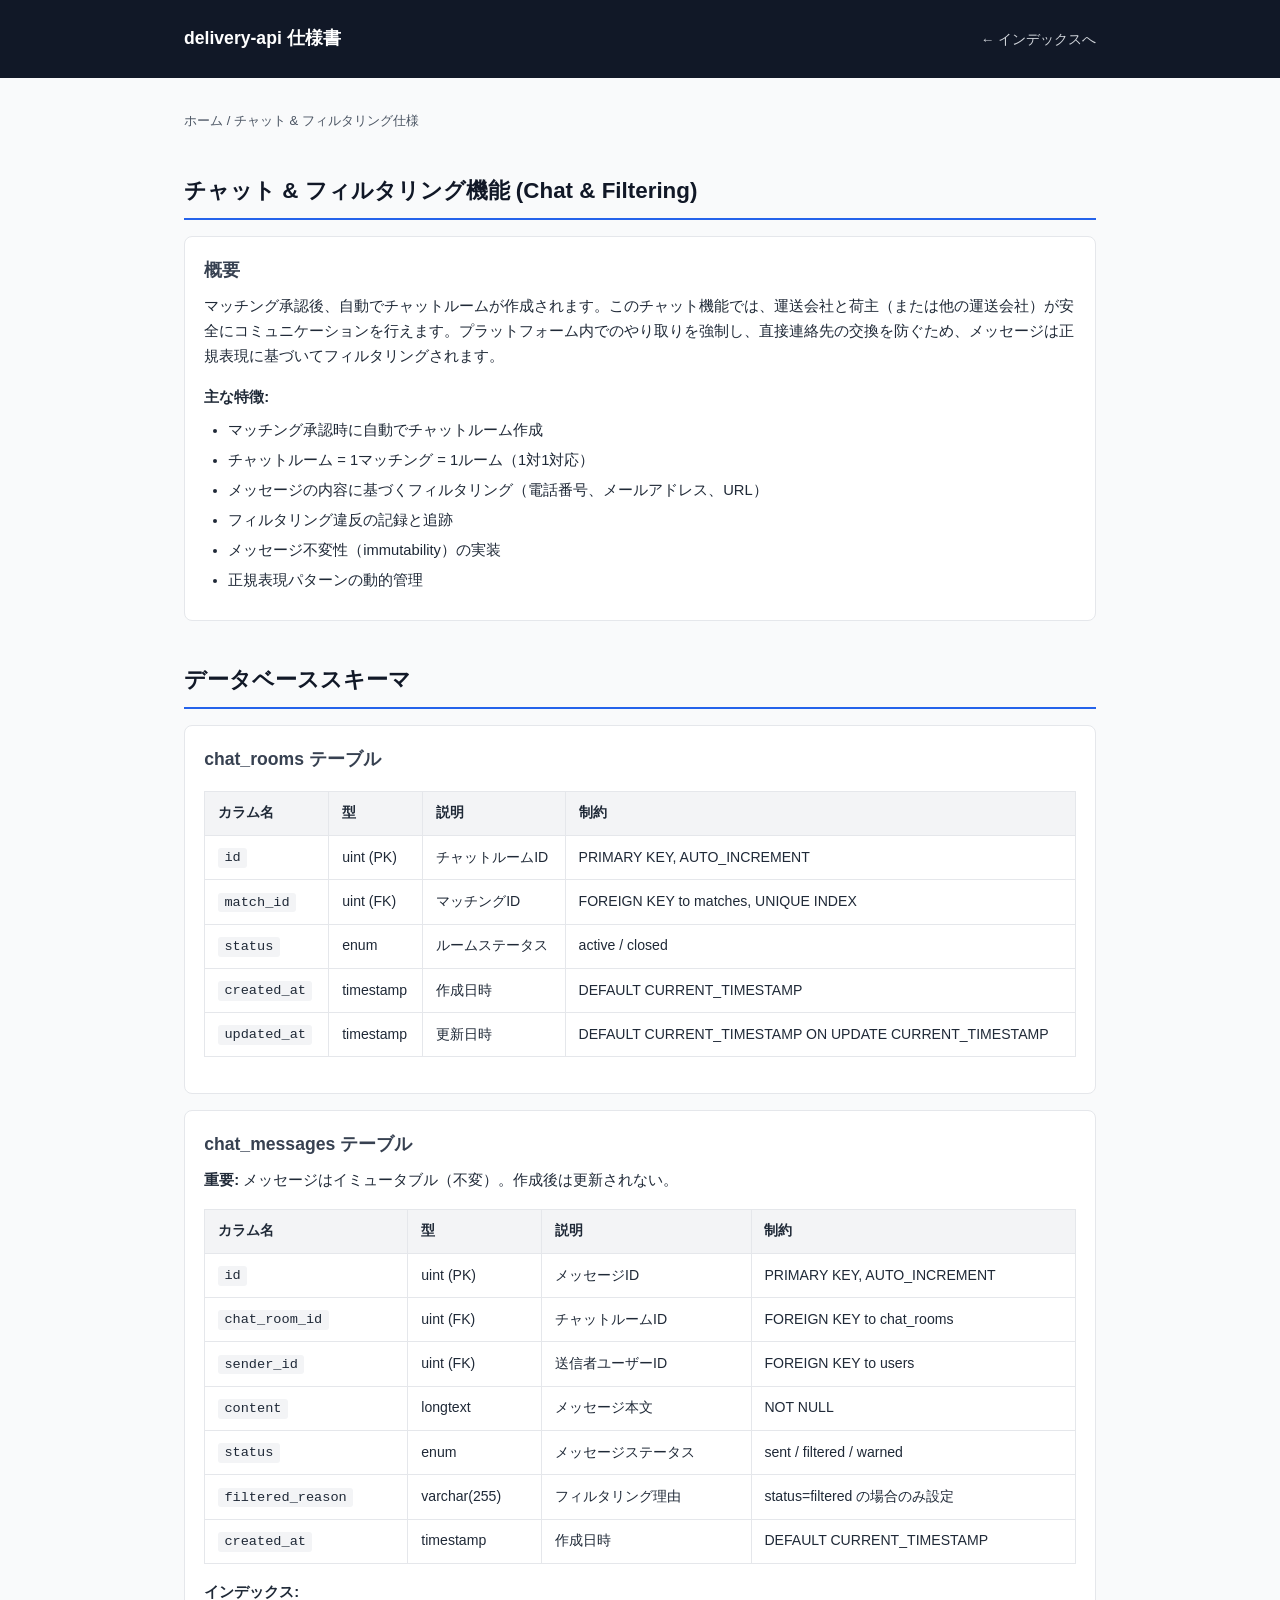
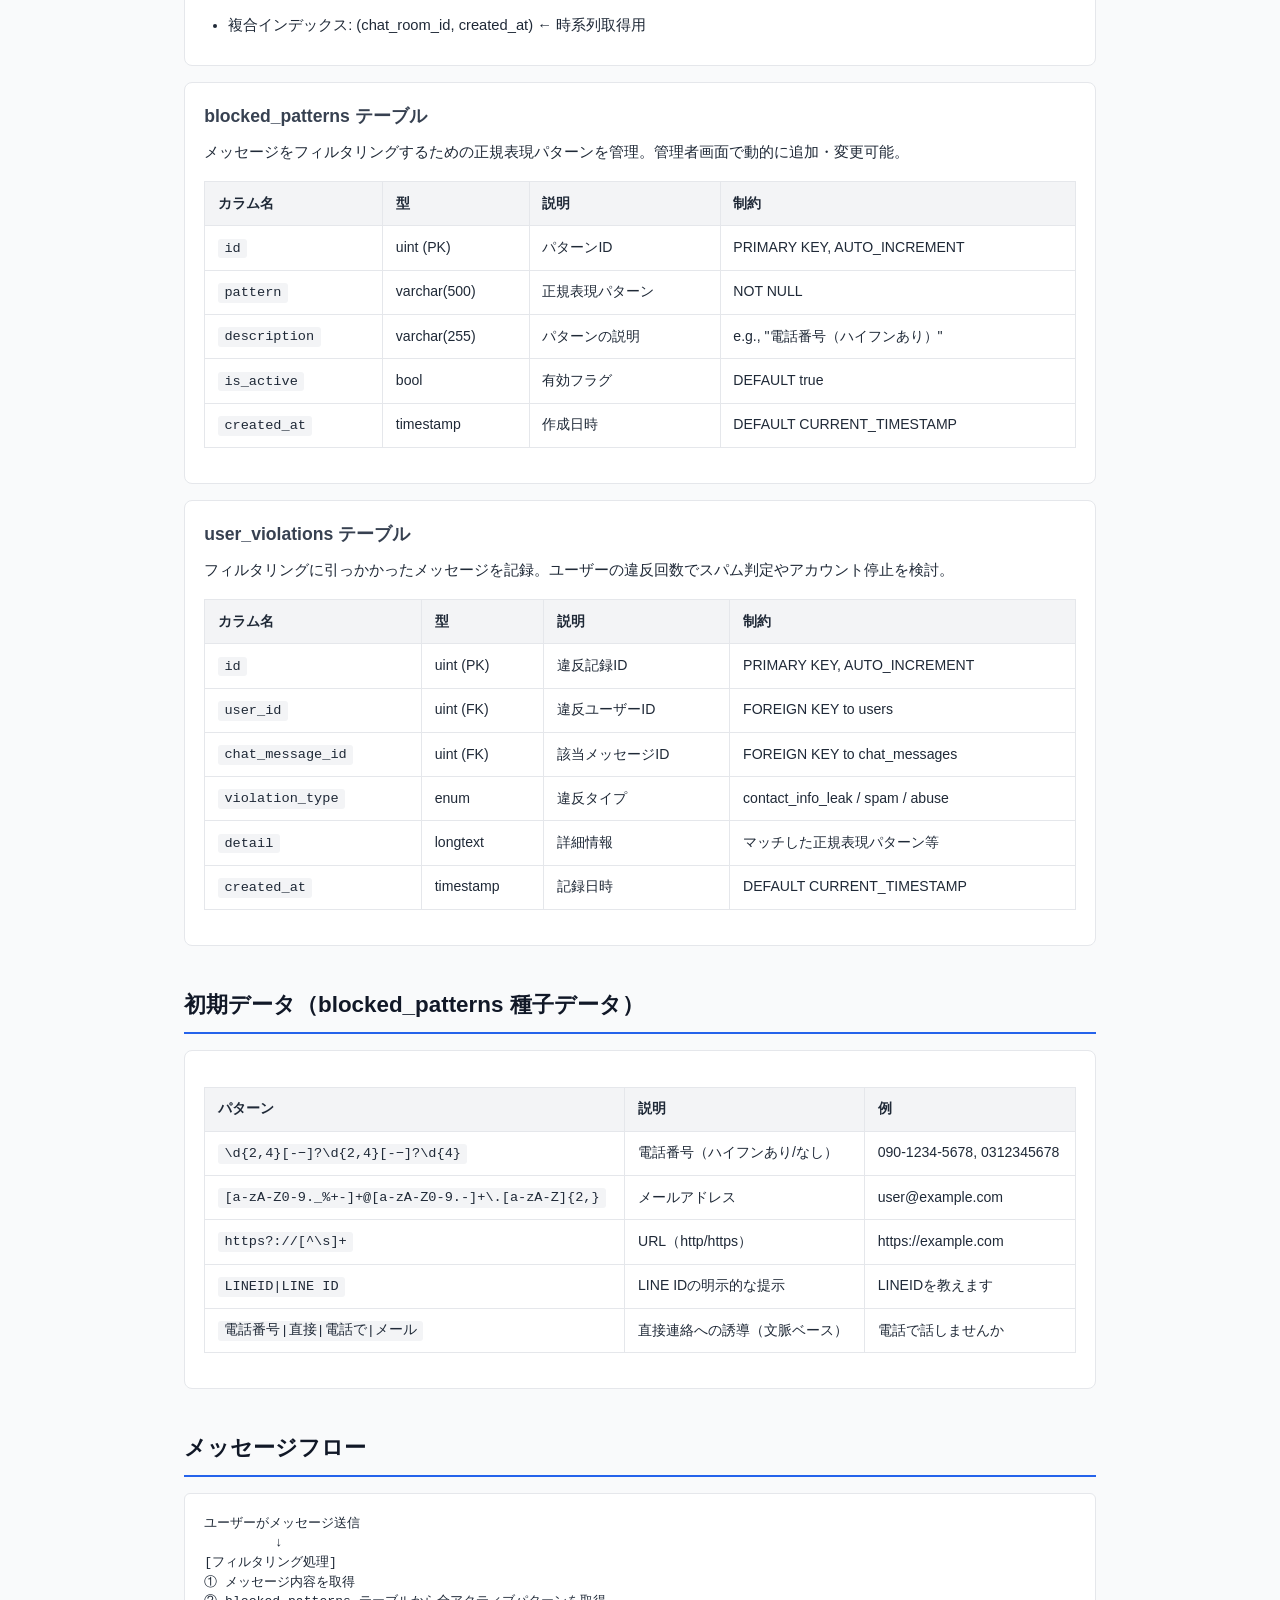
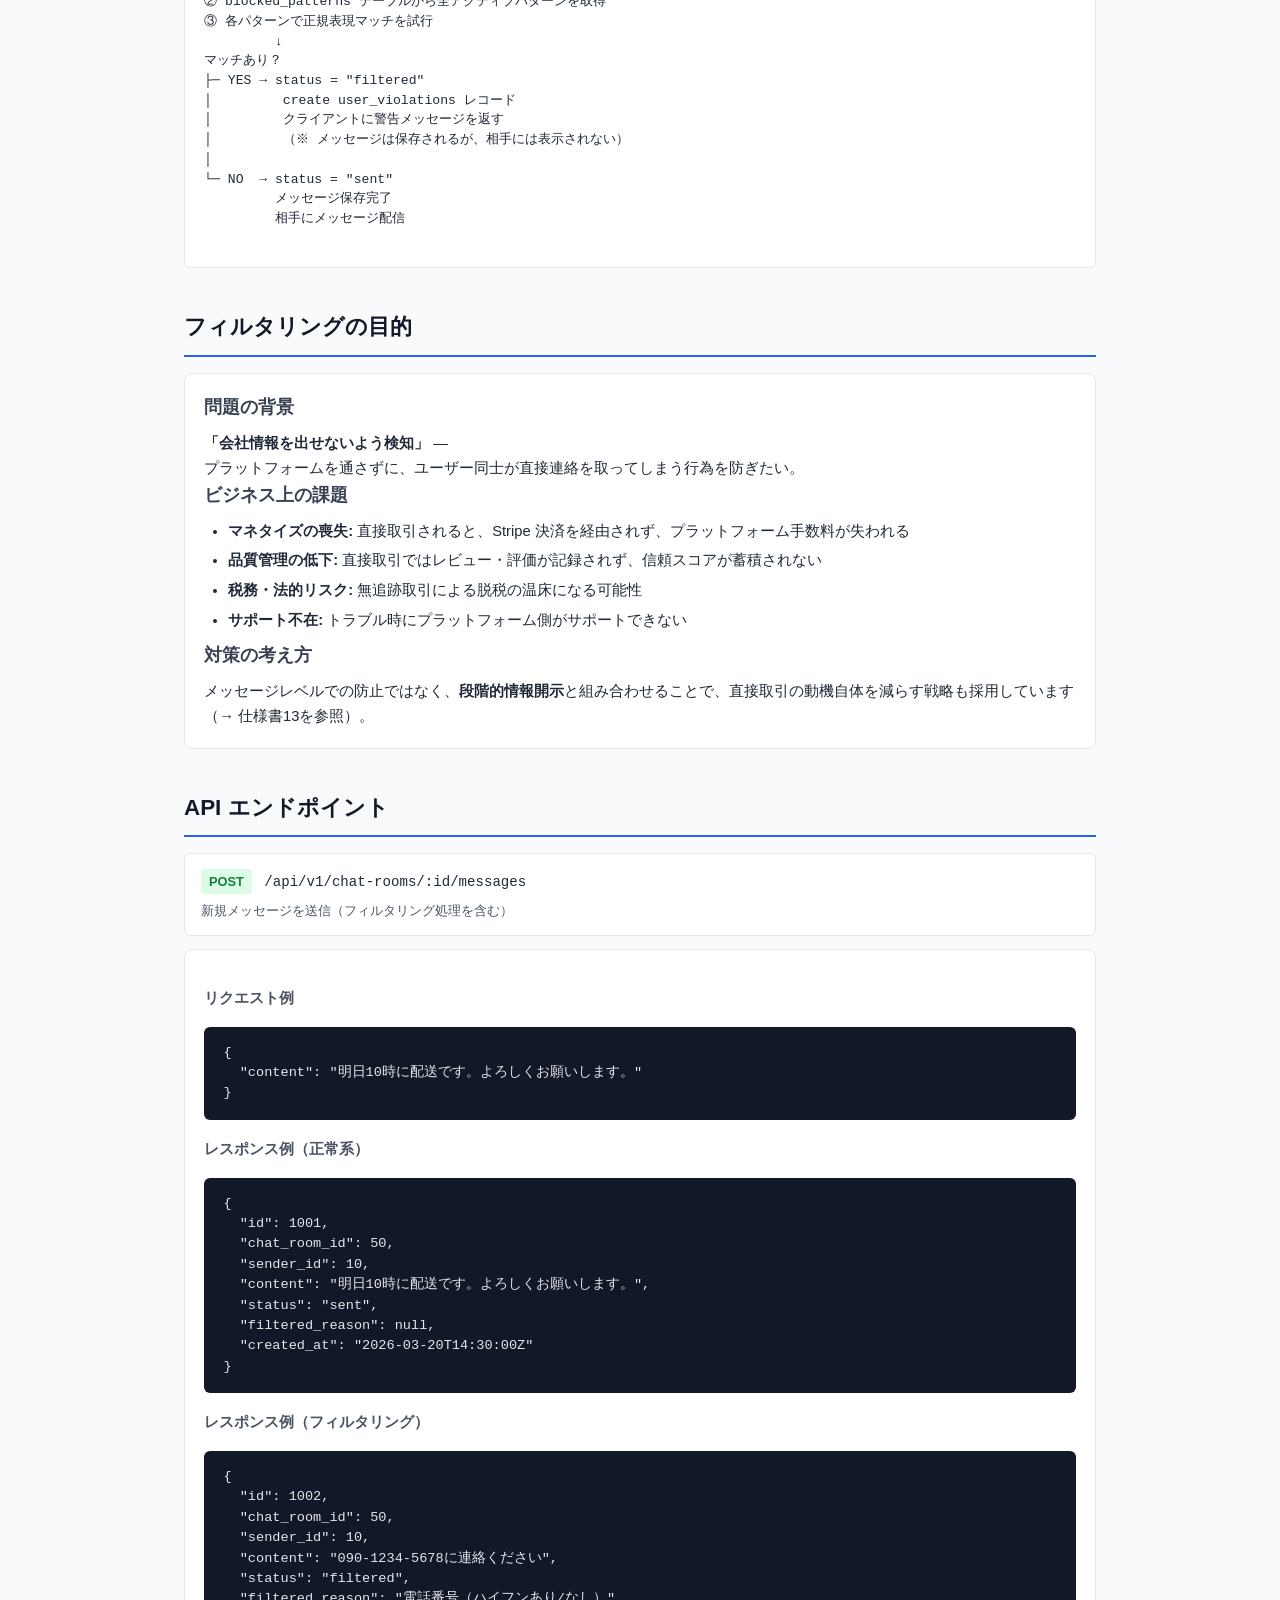
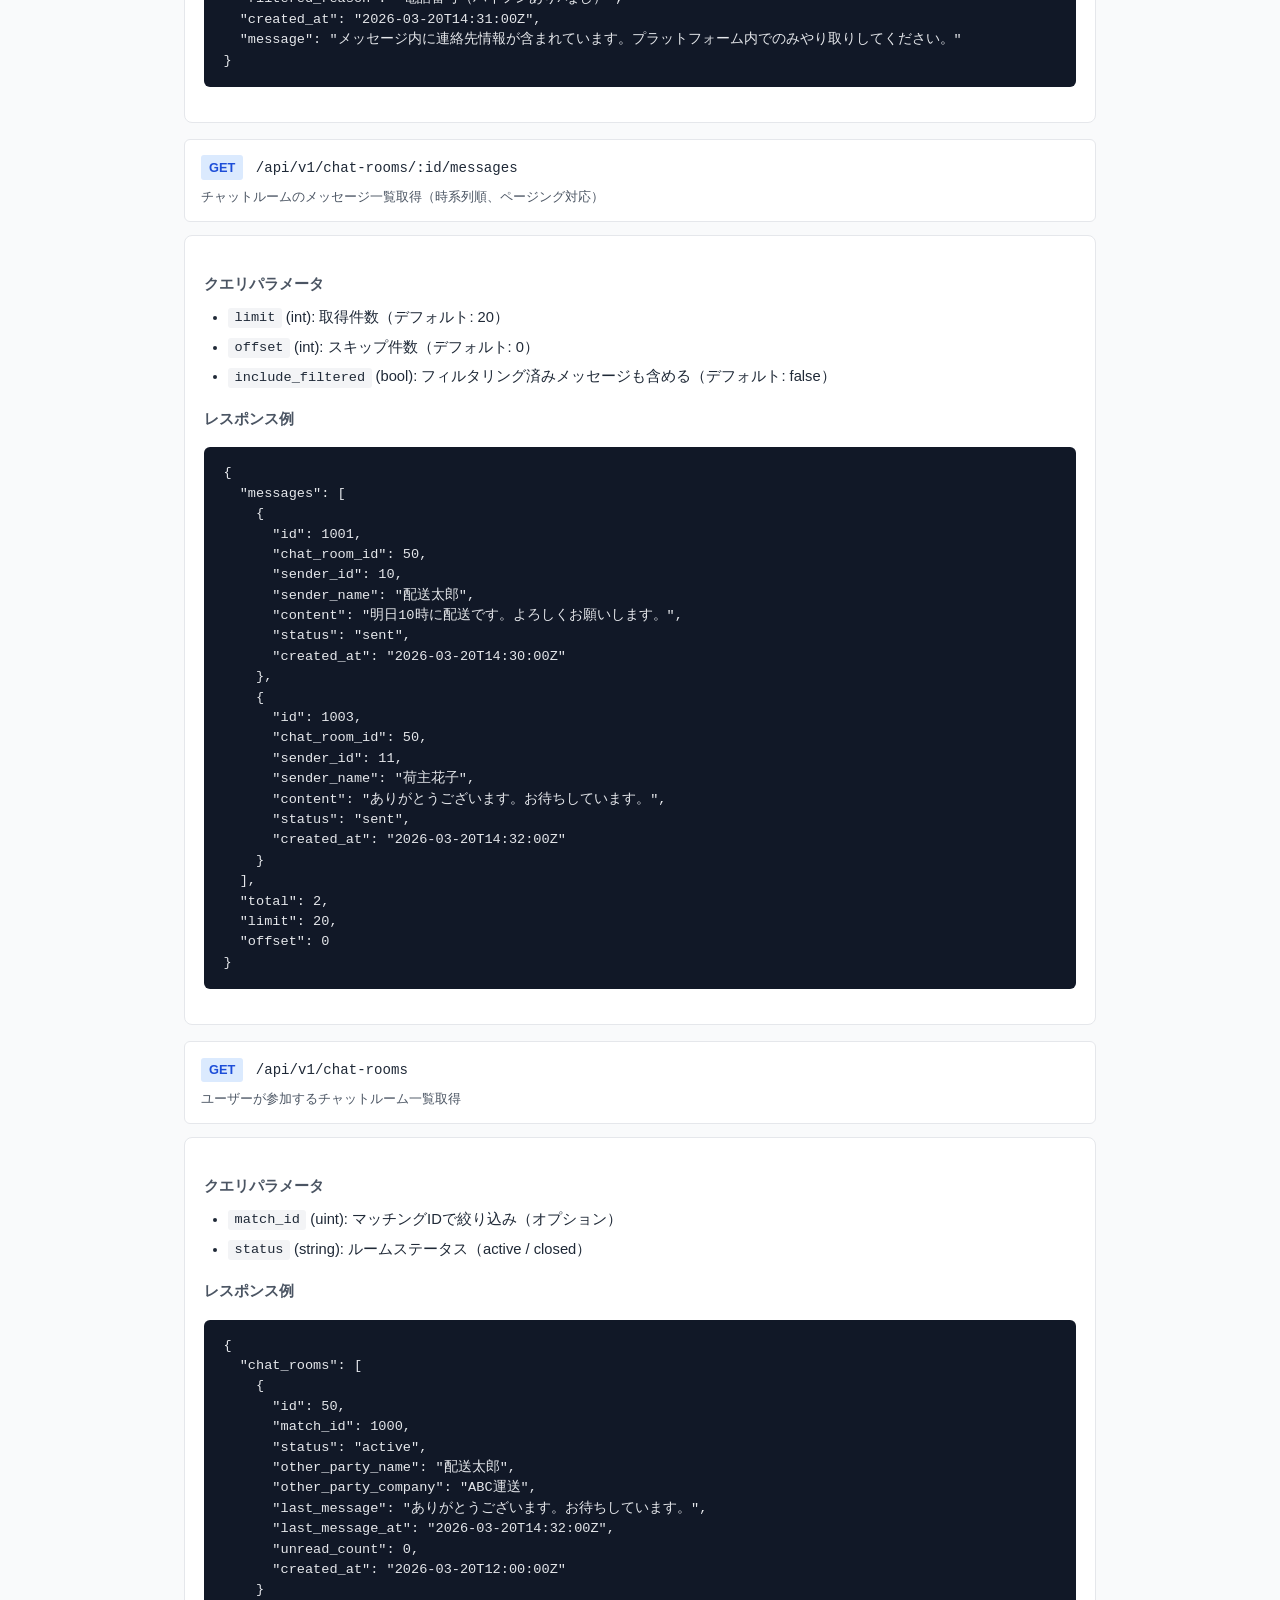
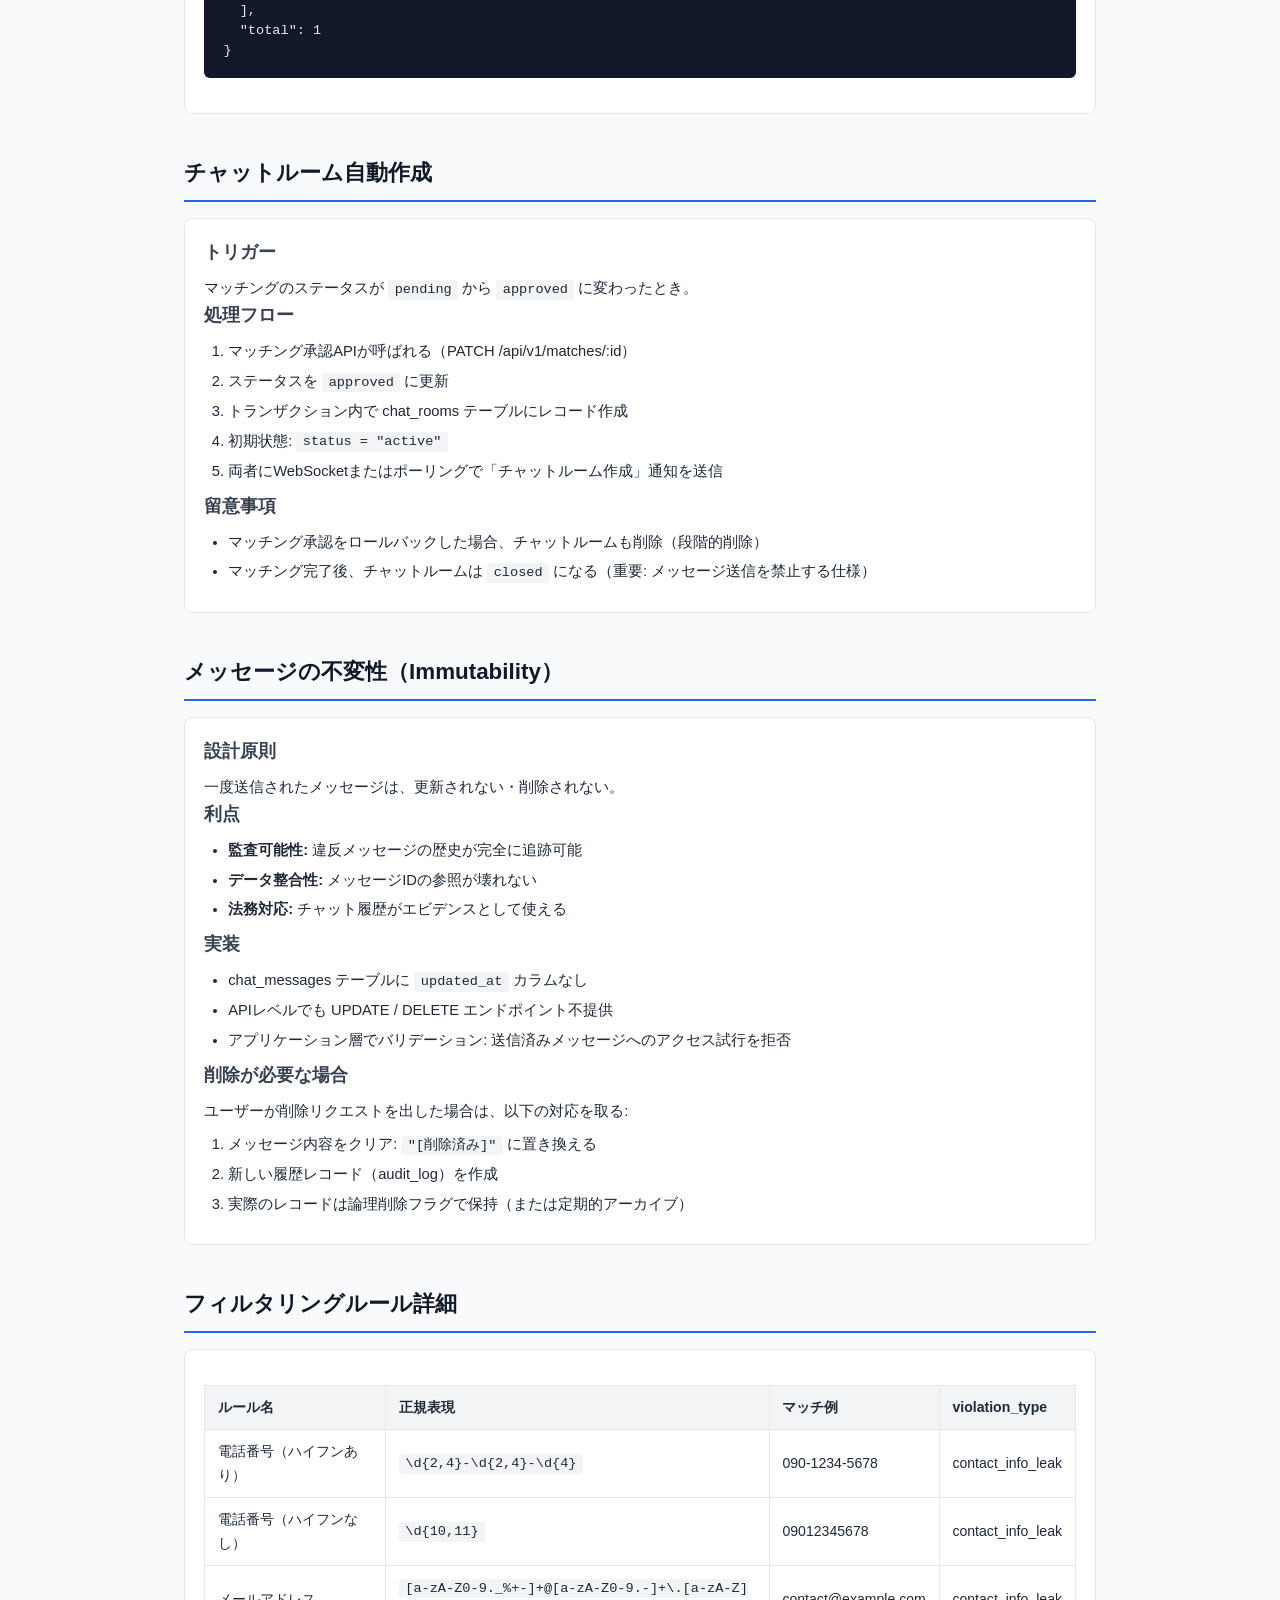
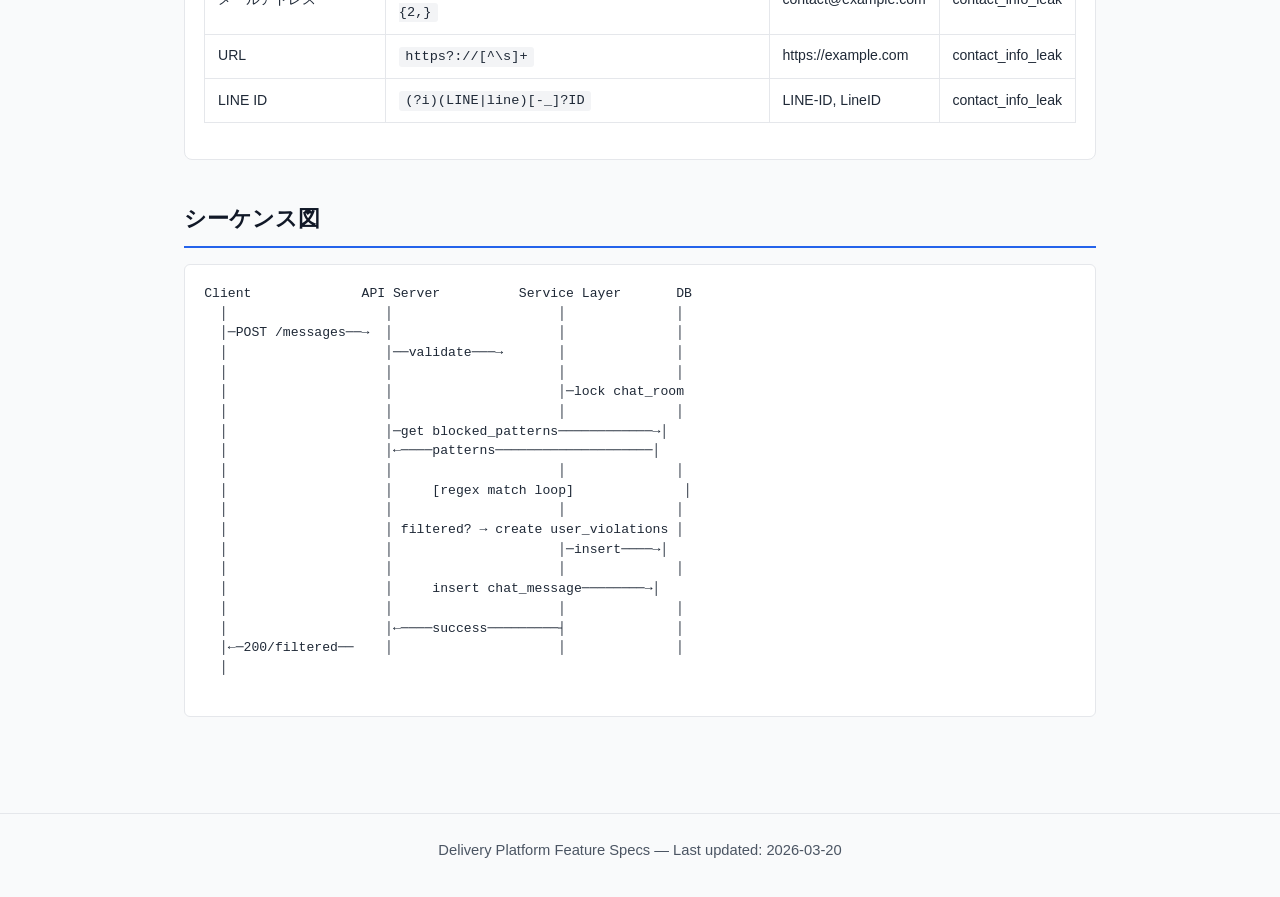
<file: docs/specs/chat.html>
<!DOCTYPE html>
<html lang="ja">
<head>
  <meta charset="UTF-8">
  <meta name="viewport" content="width=device-width, initial-scale=1.0">
  <title>チャット & フィルタリング - delivery-api 仕様書</title>
  <link rel="stylesheet" href="style.css">
</head>
<body>
  <header>
    <div class="container">
      <h1>delivery-api 仕様書</h1>
      <nav>
        <a href="index.html">← インデックスへ</a>
      </nav>
    </div>
  </header>

  <div class="container">
    <!-- Breadcrumb -->
    <div class="breadcrumb">
      <a href="index.html">ホーム</a> / <span>チャット & フィルタリング仕様</span>
    </div>

    <!-- Overview -->
    <h2>チャット & フィルタリング機能 (Chat & Filtering)</h2>
    <div class="card">
      <h3>概要</h3>
      <p>マッチング承認後、自動でチャットルームが作成されます。このチャット機能では、運送会社と荷主（または他の運送会社）が安全にコミュニケーションを行えます。プラットフォーム内でのやり取りを強制し、直接連絡先の交換を防ぐため、メッセージは正規表現に基づいてフィルタリングされます。</p>
      <p style="margin-top: 1rem;"><strong>主な特徴:</strong></p>
      <ul>
        <li>マッチング承認時に自動でチャットルーム作成</li>
        <li>チャットルーム = 1マッチング = 1ルーム（1対1対応）</li>
        <li>メッセージの内容に基づくフィルタリング（電話番号、メールアドレス、URL）</li>
        <li>フィルタリング違反の記録と追跡</li>
        <li>メッセージ不変性（immutability）の実装</li>
        <li>正規表現パターンの動的管理</li>
      </ul>
    </div>

    <!-- DB Schema -->
    <h2>データベーススキーマ</h2>

    <div class="card">
      <h3>chat_rooms テーブル</h3>
      <table>
        <thead>
          <tr>
            <th>カラム名</th>
            <th>型</th>
            <th>説明</th>
            <th>制約</th>
          </tr>
        </thead>
        <tbody>
          <tr>
            <td><code>id</code></td>
            <td>uint (PK)</td>
            <td>チャットルームID</td>
            <td>PRIMARY KEY, AUTO_INCREMENT</td>
          </tr>
          <tr>
            <td><code>match_id</code></td>
            <td>uint (FK)</td>
            <td>マッチングID</td>
            <td>FOREIGN KEY to matches, UNIQUE INDEX</td>
          </tr>
          <tr>
            <td><code>status</code></td>
            <td>enum</td>
            <td>ルームステータス</td>
            <td>active / closed</td>
          </tr>
          <tr>
            <td><code>created_at</code></td>
            <td>timestamp</td>
            <td>作成日時</td>
            <td>DEFAULT CURRENT_TIMESTAMP</td>
          </tr>
          <tr>
            <td><code>updated_at</code></td>
            <td>timestamp</td>
            <td>更新日時</td>
            <td>DEFAULT CURRENT_TIMESTAMP ON UPDATE CURRENT_TIMESTAMP</td>
          </tr>
        </tbody>
      </table>
    </div>

    <div class="card">
      <h3>chat_messages テーブル</h3>
      <p><strong>重要:</strong> メッセージはイミュータブル（不変）。作成後は更新されない。</p>
      <table>
        <thead>
          <tr>
            <th>カラム名</th>
            <th>型</th>
            <th>説明</th>
            <th>制約</th>
          </tr>
        </thead>
        <tbody>
          <tr>
            <td><code>id</code></td>
            <td>uint (PK)</td>
            <td>メッセージID</td>
            <td>PRIMARY KEY, AUTO_INCREMENT</td>
          </tr>
          <tr>
            <td><code>chat_room_id</code></td>
            <td>uint (FK)</td>
            <td>チャットルームID</td>
            <td>FOREIGN KEY to chat_rooms</td>
          </tr>
          <tr>
            <td><code>sender_id</code></td>
            <td>uint (FK)</td>
            <td>送信者ユーザーID</td>
            <td>FOREIGN KEY to users</td>
          </tr>
          <tr>
            <td><code>content</code></td>
            <td>longtext</td>
            <td>メッセージ本文</td>
            <td>NOT NULL</td>
          </tr>
          <tr>
            <td><code>status</code></td>
            <td>enum</td>
            <td>メッセージステータス</td>
            <td>sent / filtered / warned</td>
          </tr>
          <tr>
            <td><code>filtered_reason</code></td>
            <td>varchar(255)</td>
            <td>フィルタリング理由</td>
            <td>status=filtered の場合のみ設定</td>
          </tr>
          <tr>
            <td><code>created_at</code></td>
            <td>timestamp</td>
            <td>作成日時</td>
            <td>DEFAULT CURRENT_TIMESTAMP</td>
          </tr>
        </tbody>
      </table>
      <p style="margin-top: 1rem;"><strong>インデックス:</strong></p>
      <ul>
        <li>複合インデックス: (chat_room_id, created_at) ← 時系列取得用</li>
      </ul>
    </div>

    <div class="card">
      <h3>blocked_patterns テーブル</h3>
      <p>メッセージをフィルタリングするための正規表現パターンを管理。管理者画面で動的に追加・変更可能。</p>
      <table>
        <thead>
          <tr>
            <th>カラム名</th>
            <th>型</th>
            <th>説明</th>
            <th>制約</th>
          </tr>
        </thead>
        <tbody>
          <tr>
            <td><code>id</code></td>
            <td>uint (PK)</td>
            <td>パターンID</td>
            <td>PRIMARY KEY, AUTO_INCREMENT</td>
          </tr>
          <tr>
            <td><code>pattern</code></td>
            <td>varchar(500)</td>
            <td>正規表現パターン</td>
            <td>NOT NULL</td>
          </tr>
          <tr>
            <td><code>description</code></td>
            <td>varchar(255)</td>
            <td>パターンの説明</td>
            <td>e.g., "電話番号（ハイフンあり）"</td>
          </tr>
          <tr>
            <td><code>is_active</code></td>
            <td>bool</td>
            <td>有効フラグ</td>
            <td>DEFAULT true</td>
          </tr>
          <tr>
            <td><code>created_at</code></td>
            <td>timestamp</td>
            <td>作成日時</td>
            <td>DEFAULT CURRENT_TIMESTAMP</td>
          </tr>
        </tbody>
      </table>
    </div>

    <div class="card">
      <h3>user_violations テーブル</h3>
      <p>フィルタリングに引っかかったメッセージを記録。ユーザーの違反回数でスパム判定やアカウント停止を検討。</p>
      <table>
        <thead>
          <tr>
            <th>カラム名</th>
            <th>型</th>
            <th>説明</th>
            <th>制約</th>
          </tr>
        </thead>
        <tbody>
          <tr>
            <td><code>id</code></td>
            <td>uint (PK)</td>
            <td>違反記録ID</td>
            <td>PRIMARY KEY, AUTO_INCREMENT</td>
          </tr>
          <tr>
            <td><code>user_id</code></td>
            <td>uint (FK)</td>
            <td>違反ユーザーID</td>
            <td>FOREIGN KEY to users</td>
          </tr>
          <tr>
            <td><code>chat_message_id</code></td>
            <td>uint (FK)</td>
            <td>該当メッセージID</td>
            <td>FOREIGN KEY to chat_messages</td>
          </tr>
          <tr>
            <td><code>violation_type</code></td>
            <td>enum</td>
            <td>違反タイプ</td>
            <td>contact_info_leak / spam / abuse</td>
          </tr>
          <tr>
            <td><code>detail</code></td>
            <td>longtext</td>
            <td>詳細情報</td>
            <td>マッチした正規表現パターン等</td>
          </tr>
          <tr>
            <td><code>created_at</code></td>
            <td>timestamp</td>
            <td>記録日時</td>
            <td>DEFAULT CURRENT_TIMESTAMP</td>
          </tr>
        </tbody>
      </table>
    </div>

    <!-- Initial Seed Data -->
    <h2>初期データ（blocked_patterns 種子データ）</h2>
    <div class="card">
      <table>
        <thead>
          <tr>
            <th>パターン</th>
            <th>説明</th>
            <th>例</th>
          </tr>
        </thead>
        <tbody>
          <tr>
            <td><code>\d{2,4}[-−]?\d{2,4}[-−]?\d{4}</code></td>
            <td>電話番号（ハイフンあり/なし）</td>
            <td>090-1234-5678, 0312345678</td>
          </tr>
          <tr>
            <td><code>[a-zA-Z0-9._%+-]+@[a-zA-Z0-9.-]+\.[a-zA-Z]{2,}</code></td>
            <td>メールアドレス</td>
            <td>user@example.com</td>
          </tr>
          <tr>
            <td><code>https?://[^\s]+</code></td>
            <td>URL（http/https）</td>
            <td>https://example.com</td>
          </tr>
          <tr>
            <td><code>LINEID|LINE ID</code></td>
            <td>LINE IDの明示的な提示</td>
            <td>LINEIDを教えます</td>
          </tr>
          <tr>
            <td><code>電話番号|直接|電話で|メール</code></td>
            <td>直接連絡への誘導（文脈ベース）</td>
            <td>電話で話しませんか</td>
          </tr>
        </tbody>
      </table>
    </div>

    <!-- Message Flow -->
    <h2>メッセージフロー</h2>
    <div class="flow">
      <pre>
ユーザーがメッセージ送信
         ↓
[フィルタリング処理]
① メッセージ内容を取得
② blocked_patterns テーブルから全アクティブパターンを取得
③ 各パターンで正規表現マッチを試行
         ↓
マッチあり？
├─ YES → status = "filtered"
│         create user_violations レコード
│         クライアントに警告メッセージを返す
│         （※ メッセージは保存されるが、相手には表示されない）
│
└─ NO  → status = "sent"
         メッセージ保存完了
         相手にメッセージ配信
      </pre>
    </div>

    <!-- Why Filtering -->
    <h2>フィルタリングの目的</h2>
    <div class="card">
      <h3>問題の背景</h3>
      <p><strong>「会社情報を出せないよう検知」</strong> —</p>
      <p>プラットフォームを通さずに、ユーザー同士が直接連絡を取ってしまう行為を防ぎたい。</p>

      <h3>ビジネス上の課題</h3>
      <ul>
        <li><strong>マネタイズの喪失:</strong> 直接取引されると、Stripe 決済を経由されず、プラットフォーム手数料が失われる</li>
        <li><strong>品質管理の低下:</strong> 直接取引ではレビュー・評価が記録されず、信頼スコアが蓄積されない</li>
        <li><strong>税務・法的リスク:</strong> 無追跡取引による脱税の温床になる可能性</li>
        <li><strong>サポート不在:</strong> トラブル時にプラットフォーム側がサポートできない</li>
      </ul>

      <h3>対策の考え方</h3>
      <p>メッセージレベルでの防止ではなく、<strong>段階的情報開示</strong>と組み合わせることで、直接取引の動機自体を減らす戦略も採用しています（→ 仕様書13を参照）。</p>
    </div>

    <!-- API Endpoints -->
    <h2>API エンドポイント</h2>

    <div class="endpoint">
      <span class="method method-post">POST</span>
      <span class="path">/api/v1/chat-rooms/:id/messages</span>
      <div class="desc">新規メッセージを送信（フィルタリング処理を含む）</div>
    </div>

    <div class="card" style="margin-top: 0.8rem;">
      <h4>リクエスト例</h4>
      <pre><code>{
  "content": "明日10時に配送です。よろしくお願いします。"
}</code></pre>
      <h4>レスポンス例（正常系）</h4>
      <pre><code>{
  "id": 1001,
  "chat_room_id": 50,
  "sender_id": 10,
  "content": "明日10時に配送です。よろしくお願いします。",
  "status": "sent",
  "filtered_reason": null,
  "created_at": "2026-03-20T14:30:00Z"
}</code></pre>
      <h4>レスポンス例（フィルタリング）</h4>
      <pre><code>{
  "id": 1002,
  "chat_room_id": 50,
  "sender_id": 10,
  "content": "090-1234-5678に連絡ください",
  "status": "filtered",
  "filtered_reason": "電話番号（ハイフンあり/なし）",
  "created_at": "2026-03-20T14:31:00Z",
  "message": "メッセージ内に連絡先情報が含まれています。プラットフォーム内でのみやり取りしてください。"
}</code></pre>
    </div>

    <div class="endpoint">
      <span class="method method-get">GET</span>
      <span class="path">/api/v1/chat-rooms/:id/messages</span>
      <div class="desc">チャットルームのメッセージ一覧取得（時系列順、ページング対応）</div>
    </div>

    <div class="card" style="margin-top: 0.8rem;">
      <h4>クエリパラメータ</h4>
      <ul>
        <li><code>limit</code> (int): 取得件数（デフォルト: 20）</li>
        <li><code>offset</code> (int): スキップ件数（デフォルト: 0）</li>
        <li><code>include_filtered</code> (bool): フィルタリング済みメッセージも含める（デフォルト: false）</li>
      </ul>
      <h4>レスポンス例</h4>
      <pre><code>{
  "messages": [
    {
      "id": 1001,
      "chat_room_id": 50,
      "sender_id": 10,
      "sender_name": "配送太郎",
      "content": "明日10時に配送です。よろしくお願いします。",
      "status": "sent",
      "created_at": "2026-03-20T14:30:00Z"
    },
    {
      "id": 1003,
      "chat_room_id": 50,
      "sender_id": 11,
      "sender_name": "荷主花子",
      "content": "ありがとうございます。お待ちしています。",
      "status": "sent",
      "created_at": "2026-03-20T14:32:00Z"
    }
  ],
  "total": 2,
  "limit": 20,
  "offset": 0
}</code></pre>
    </div>

    <div class="endpoint">
      <span class="method method-get">GET</span>
      <span class="path">/api/v1/chat-rooms</span>
      <div class="desc">ユーザーが参加するチャットルーム一覧取得</div>
    </div>

    <div class="card" style="margin-top: 0.8rem;">
      <h4>クエリパラメータ</h4>
      <ul>
        <li><code>match_id</code> (uint): マッチングIDで絞り込み（オプション）</li>
        <li><code>status</code> (string): ルームステータス（active / closed）</li>
      </ul>
      <h4>レスポンス例</h4>
      <pre><code>{
  "chat_rooms": [
    {
      "id": 50,
      "match_id": 1000,
      "status": "active",
      "other_party_name": "配送太郎",
      "other_party_company": "ABC運送",
      "last_message": "ありがとうございます。お待ちしています。",
      "last_message_at": "2026-03-20T14:32:00Z",
      "unread_count": 0,
      "created_at": "2026-03-20T12:00:00Z"
    }
  ],
  "total": 1
}</code></pre>
    </div>

    <!-- Auto-Create Behavior -->
    <h2>チャットルーム自動作成</h2>
    <div class="card">
      <h3>トリガー</h3>
      <p>マッチングのステータスが <code>pending</code> から <code>approved</code> に変わったとき。</p>

      <h3>処理フロー</h3>
      <ol>
        <li>マッチング承認APIが呼ばれる（PATCH /api/v1/matches/:id）</li>
        <li>ステータスを <code>approved</code> に更新</li>
        <li>トランザクション内で chat_rooms テーブルにレコード作成</li>
        <li>初期状態: <code>status = "active"</code></li>
        <li>両者にWebSocketまたはポーリングで「チャットルーム作成」通知を送信</li>
      </ol>

      <h3>留意事項</h3>
      <ul>
        <li>マッチング承認をロールバックした場合、チャットルームも削除（段階的削除）</li>
        <li>マッチング完了後、チャットルームは <code>closed</code> になる（重要: メッセージ送信を禁止する仕様）</li>
      </ul>
    </div>

    <!-- Message Immutability -->
    <h2>メッセージの不変性（Immutability）</h2>
    <div class="card">
      <h3>設計原則</h3>
      <p>一度送信されたメッセージは、更新されない・削除されない。</p>

      <h3>利点</h3>
      <ul>
        <li><strong>監査可能性:</strong> 違反メッセージの歴史が完全に追跡可能</li>
        <li><strong>データ整合性:</strong> メッセージIDの参照が壊れない</li>
        <li><strong>法務対応:</strong> チャット履歴がエビデンスとして使える</li>
      </ul>

      <h3>実装</h3>
      <ul>
        <li>chat_messages テーブルに <code>updated_at</code> カラムなし</li>
        <li>APIレベルでも UPDATE / DELETE エンドポイント不提供</li>
        <li>アプリケーション層でバリデーション: 送信済みメッセージへのアクセス試行を拒否</li>
      </ul>

      <h3>削除が必要な場合</h3>
      <p>ユーザーが削除リクエストを出した場合は、以下の対応を取る:</p>
      <ol>
        <li>メッセージ内容をクリア: <code>"[削除済み]"</code> に置き換える</li>
        <li>新しい履歴レコード（audit_log）を作成</li>
        <li>実際のレコードは論理削除フラグで保持（または定期的アーカイブ）</li>
      </ol>
    </div>

    <!-- Filtering Rules Table -->
    <h2>フィルタリングルール詳細</h2>
    <div class="card">
      <table>
        <thead>
          <tr>
            <th>ルール名</th>
            <th>正規表現</th>
            <th>マッチ例</th>
            <th>violation_type</th>
          </tr>
        </thead>
        <tbody>
          <tr>
            <td>電話番号（ハイフンあり）</td>
            <td><code>\d{2,4}-\d{2,4}-\d{4}</code></td>
            <td>090-1234-5678</td>
            <td>contact_info_leak</td>
          </tr>
          <tr>
            <td>電話番号（ハイフンなし）</td>
            <td><code>\d{10,11}</code></td>
            <td>09012345678</td>
            <td>contact_info_leak</td>
          </tr>
          <tr>
            <td>メールアドレス</td>
            <td><code>[a-zA-Z0-9._%+-]+@[a-zA-Z0-9.-]+\.[a-zA-Z]{2,}</code></td>
            <td>contact@example.com</td>
            <td>contact_info_leak</td>
          </tr>
          <tr>
            <td>URL</td>
            <td><code>https?://[^\s]+</code></td>
            <td>https://example.com</td>
            <td>contact_info_leak</td>
          </tr>
          <tr>
            <td>LINE ID</td>
            <td><code>(?i)(LINE|line)[-_]?ID</code></td>
            <td>LINE-ID, LineID</td>
            <td>contact_info_leak</td>
          </tr>
        </tbody>
      </table>
    </div>

    <!-- Sequence Diagram -->
    <h2>シーケンス図</h2>
    <div class="flow">
      <pre>
Client              API Server          Service Layer       DB
  │                    │                     │              │
  │─POST /messages──→  │                     │              │
  │                    │──validate───→       │              │
  │                    │                     │              │
  │                    │                     │─lock chat_room
  │                    │                     │              │
  │                    │─get blocked_patterns────────────→│
  │                    │←────patterns────────────────────│
  │                    │                     │              │
  │                    │     [regex match loop]              │
  │                    │                     │              │
  │                    │ filtered? → create user_violations │
  │                    │                     │─insert────→│
  │                    │                     │              │
  │                    │     insert chat_message────────→│
  │                    │                     │              │
  │                    │←────success─────────┤              │
  │←─200/filtered──    │                     │              │
  │
      </pre>
    </div>

  </div>

  <footer>
    <p>Delivery Platform Feature Specs — Last updated: 2026-03-20</p>
  </footer>
</body>
</html>
</file>
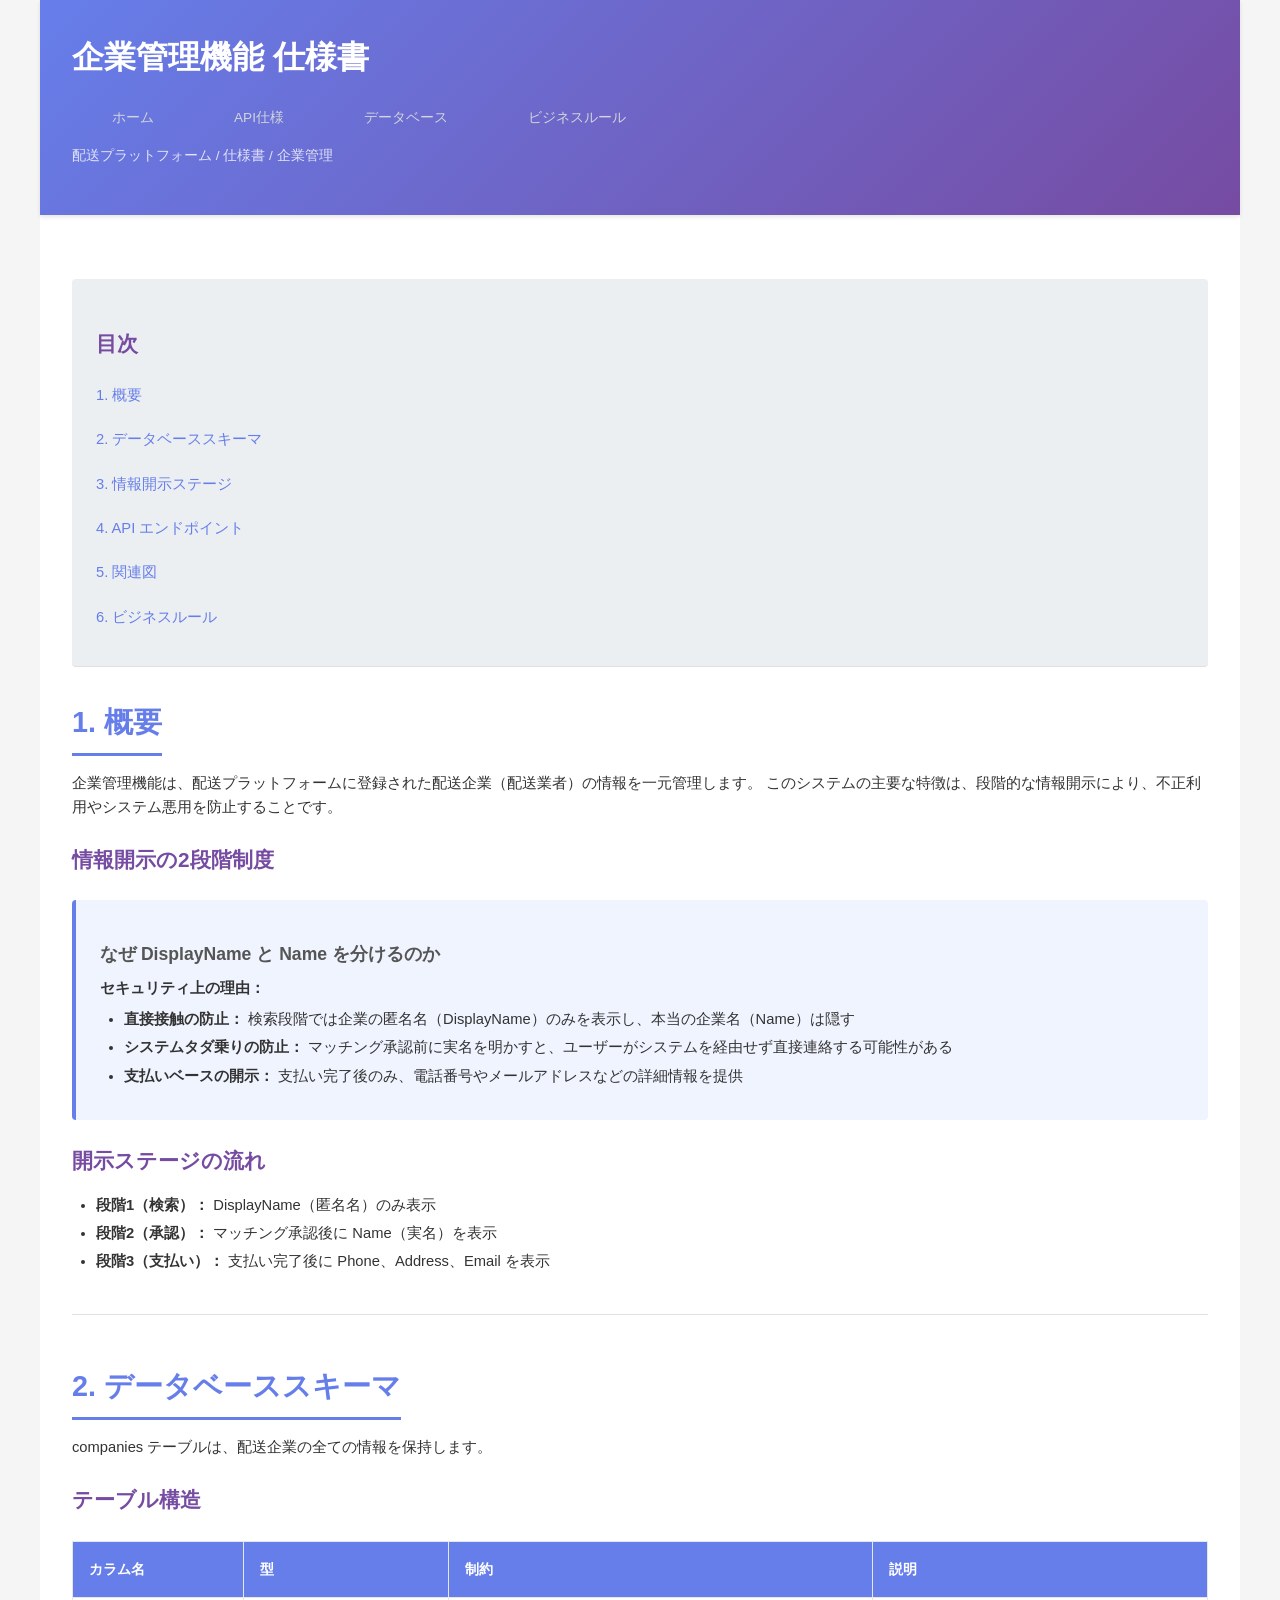
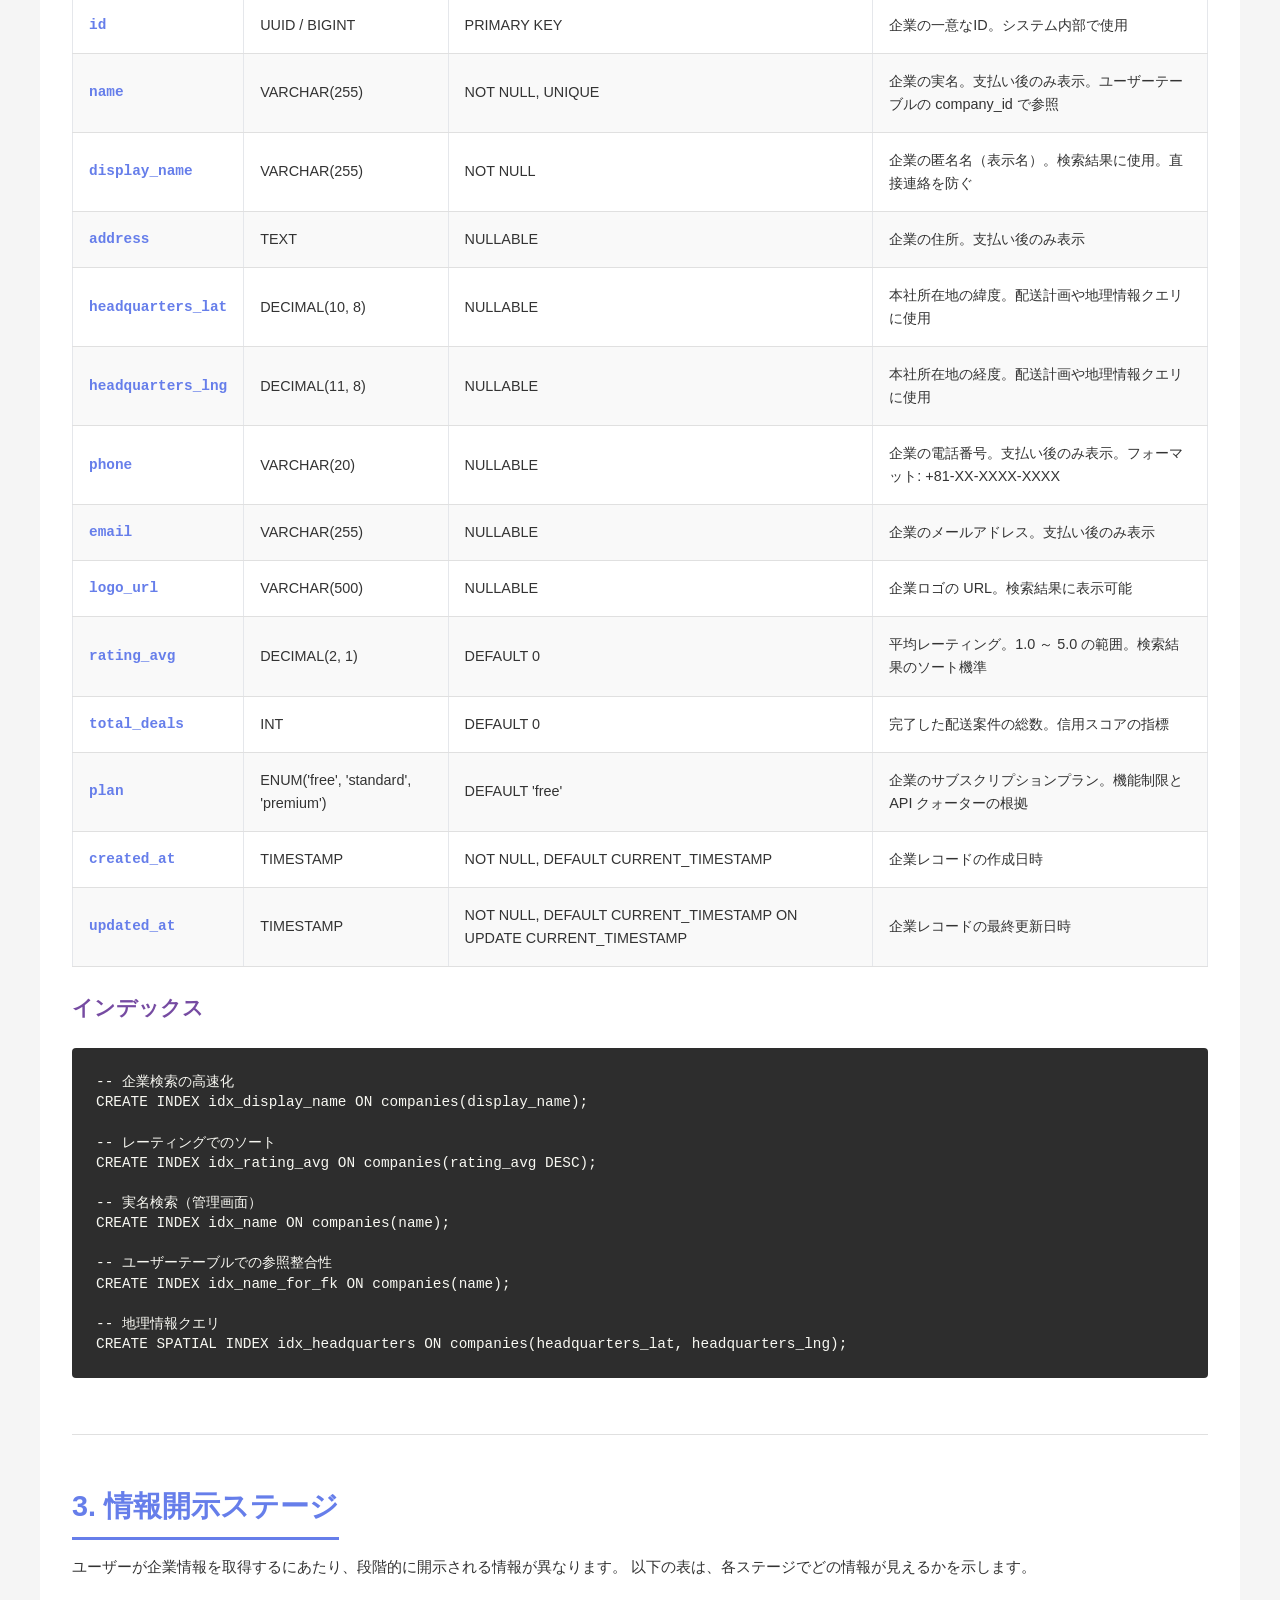
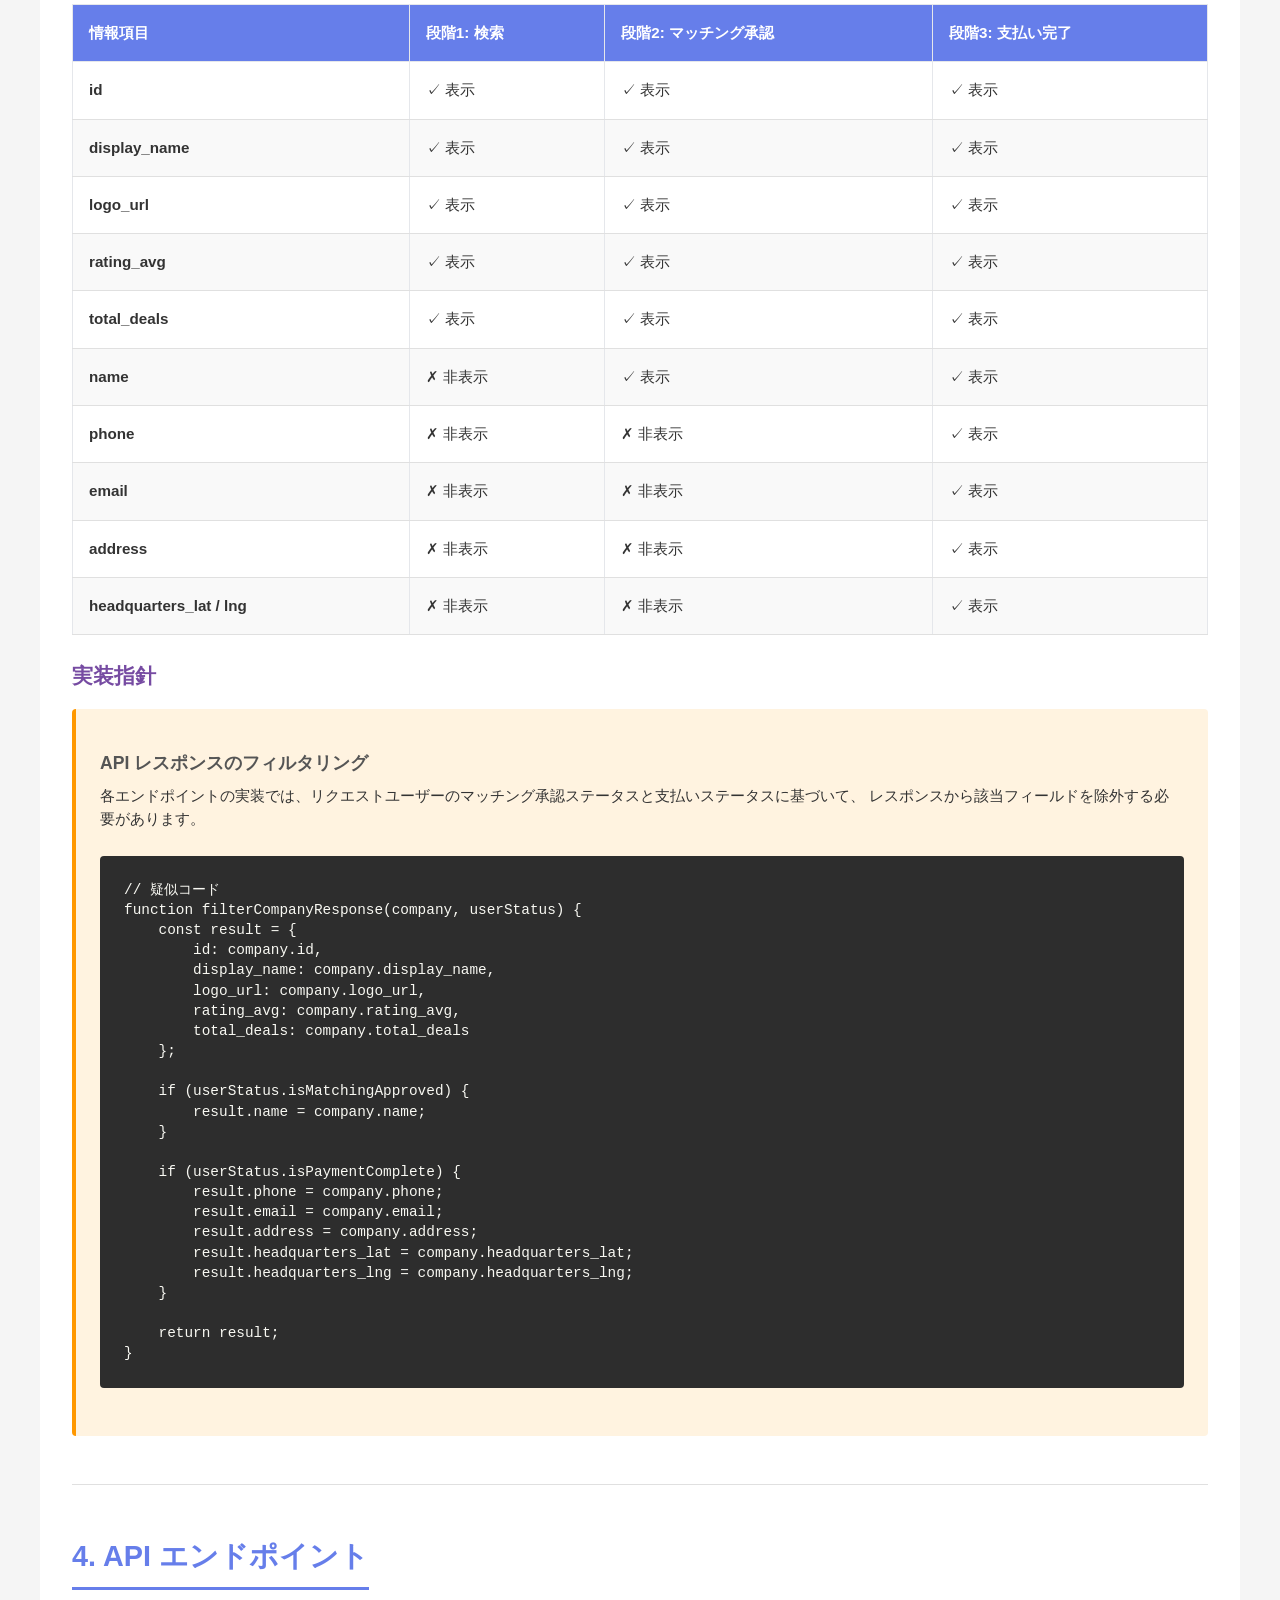
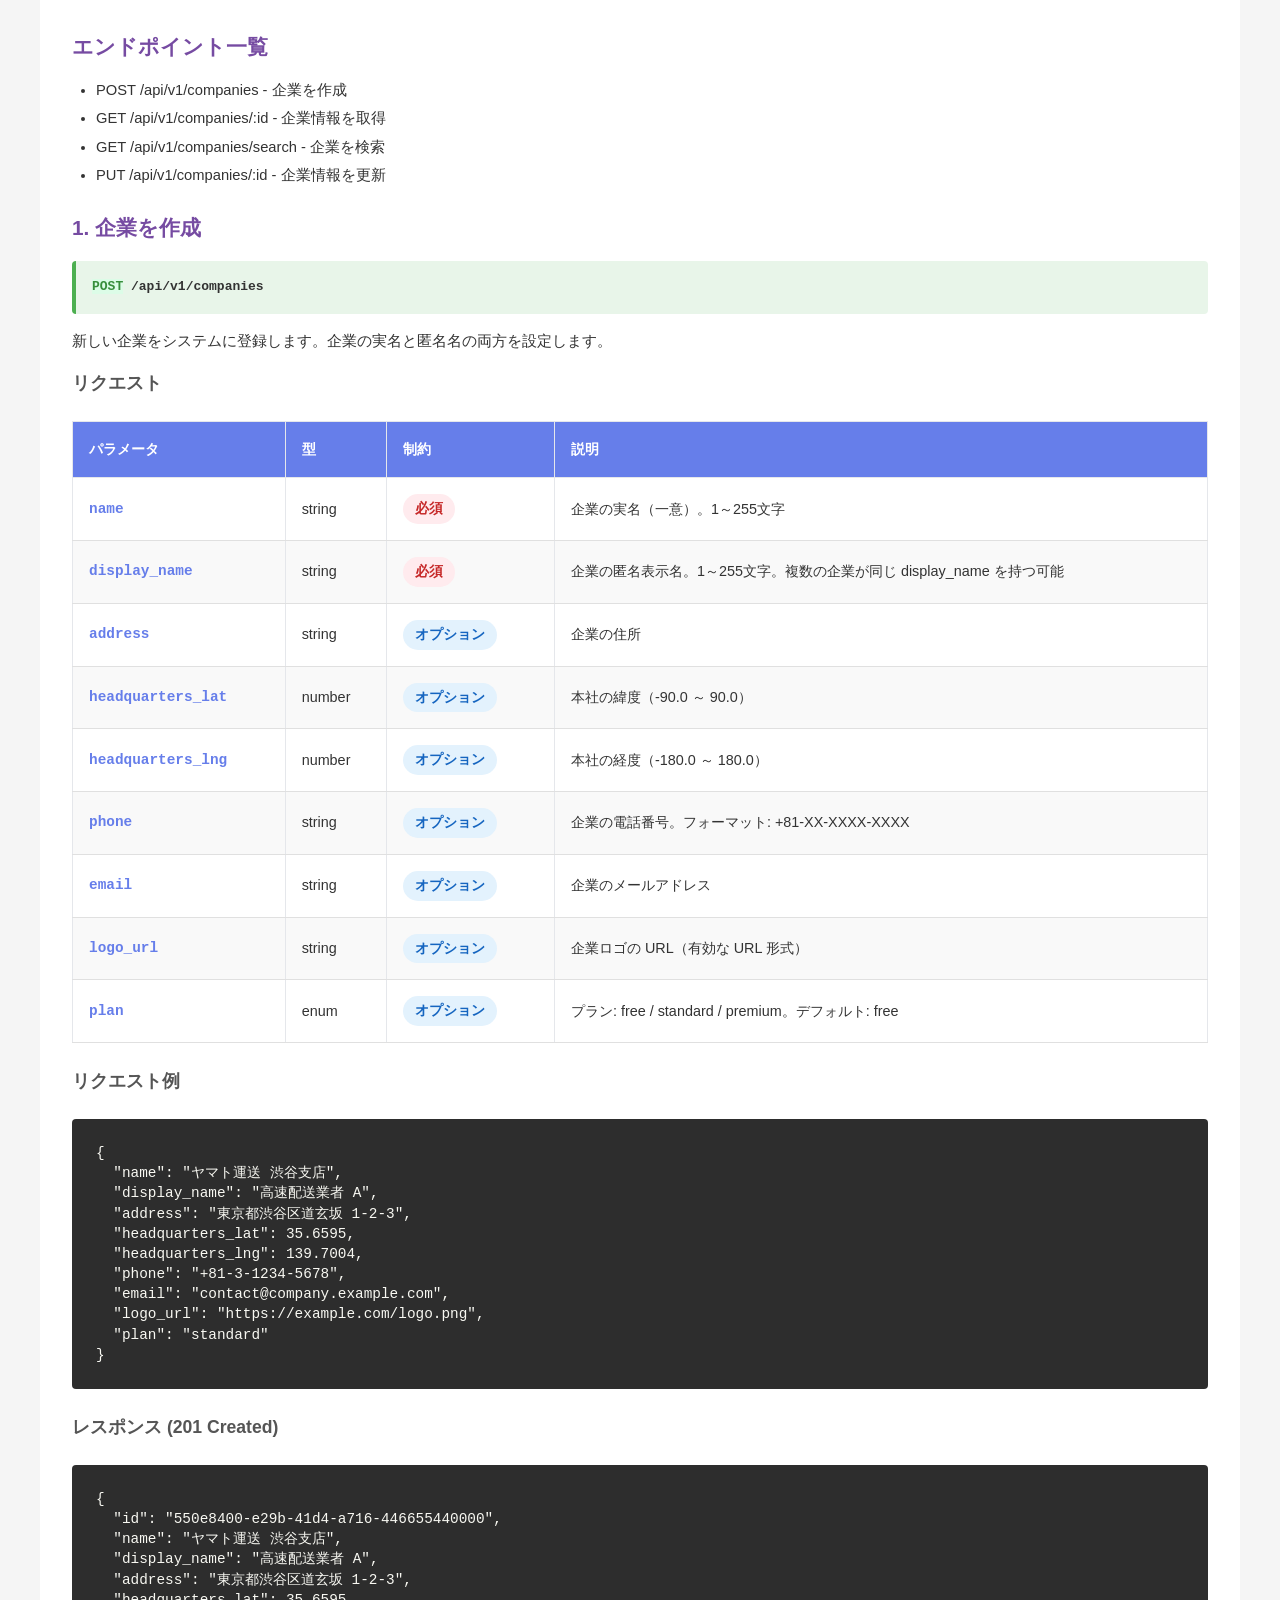
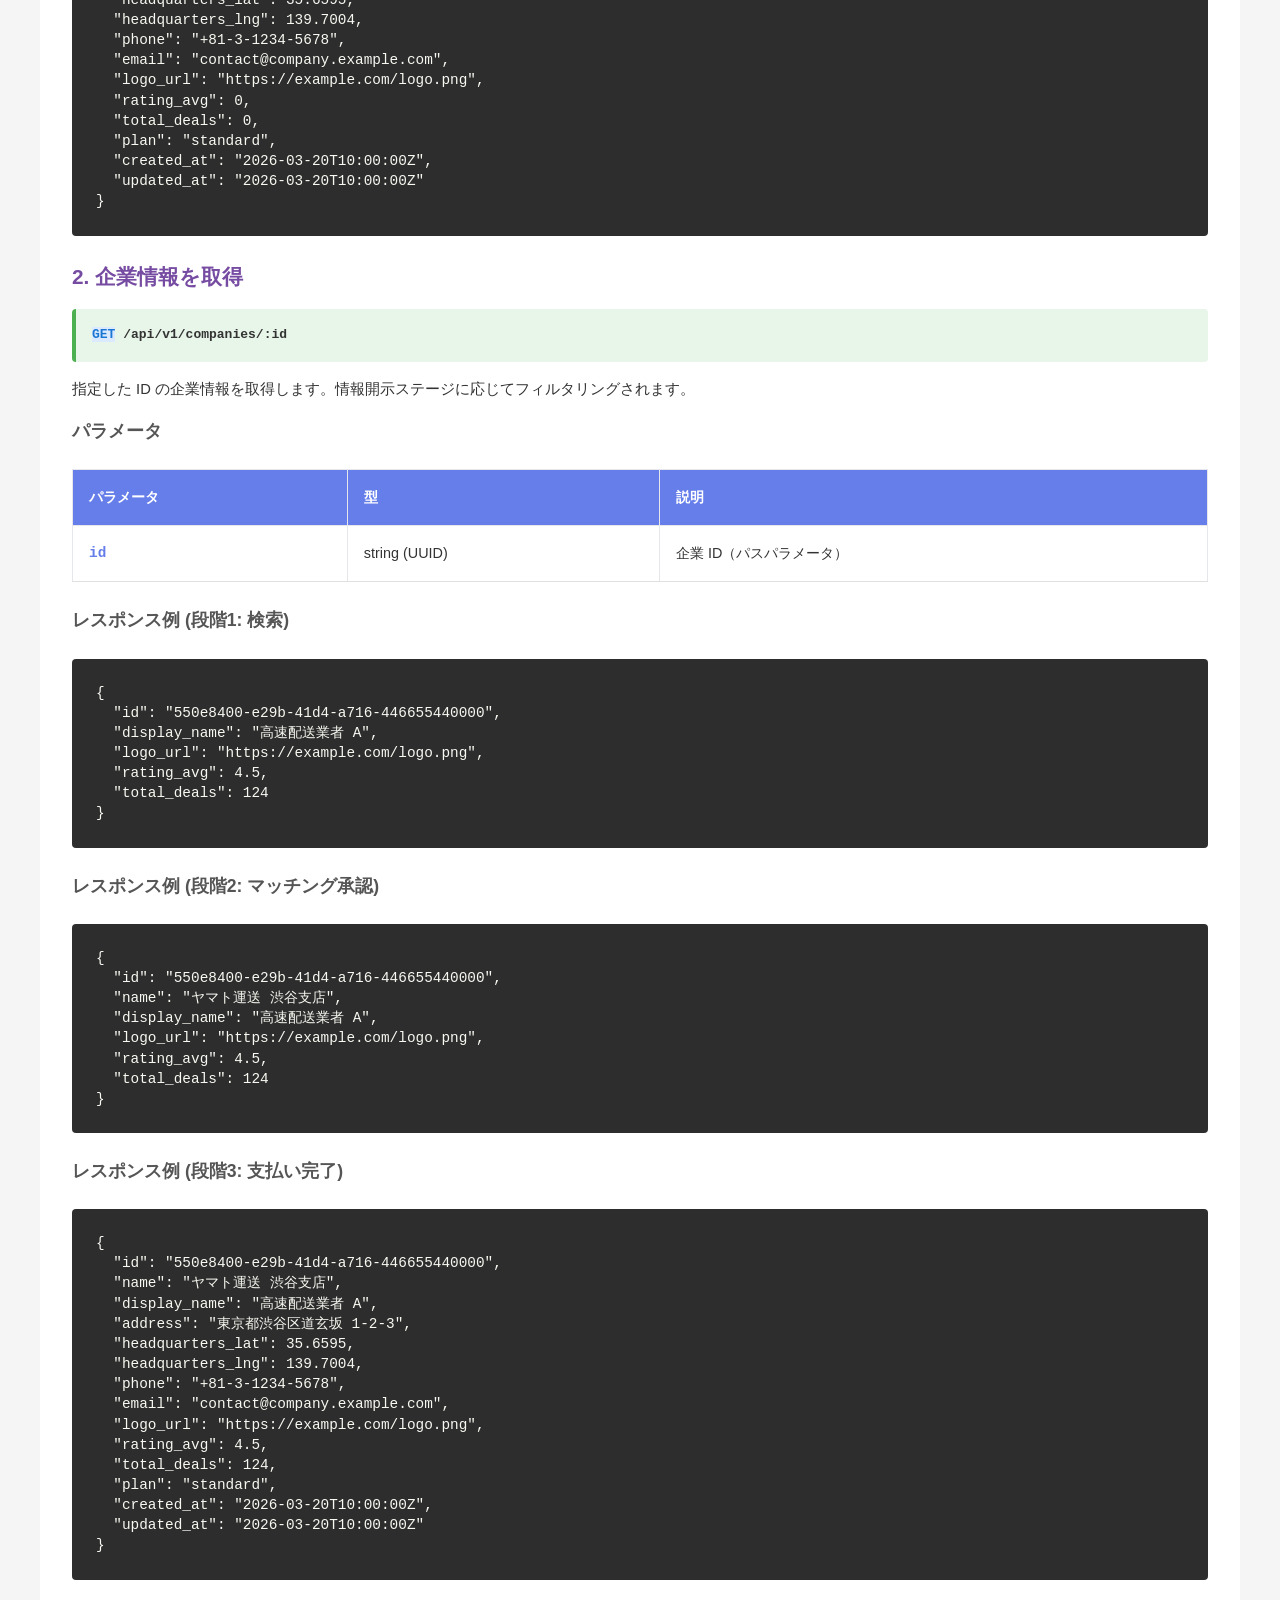
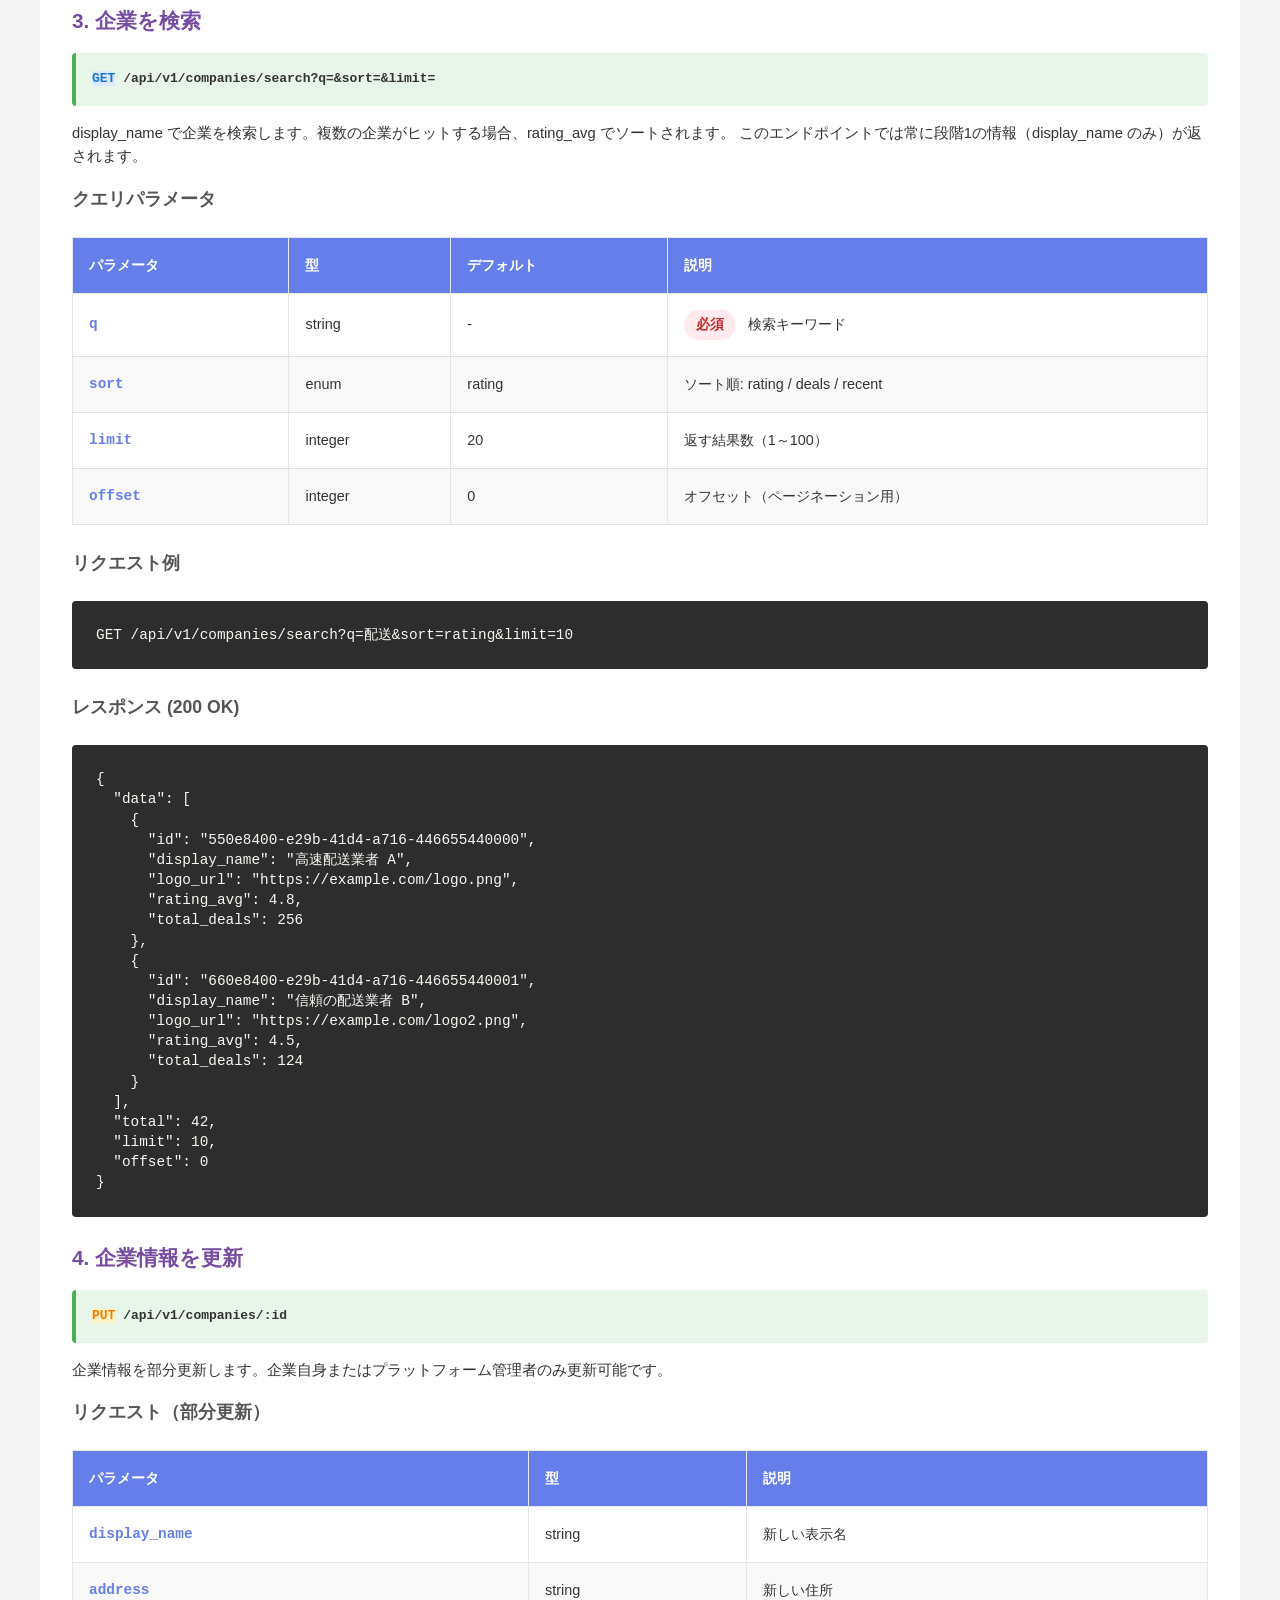
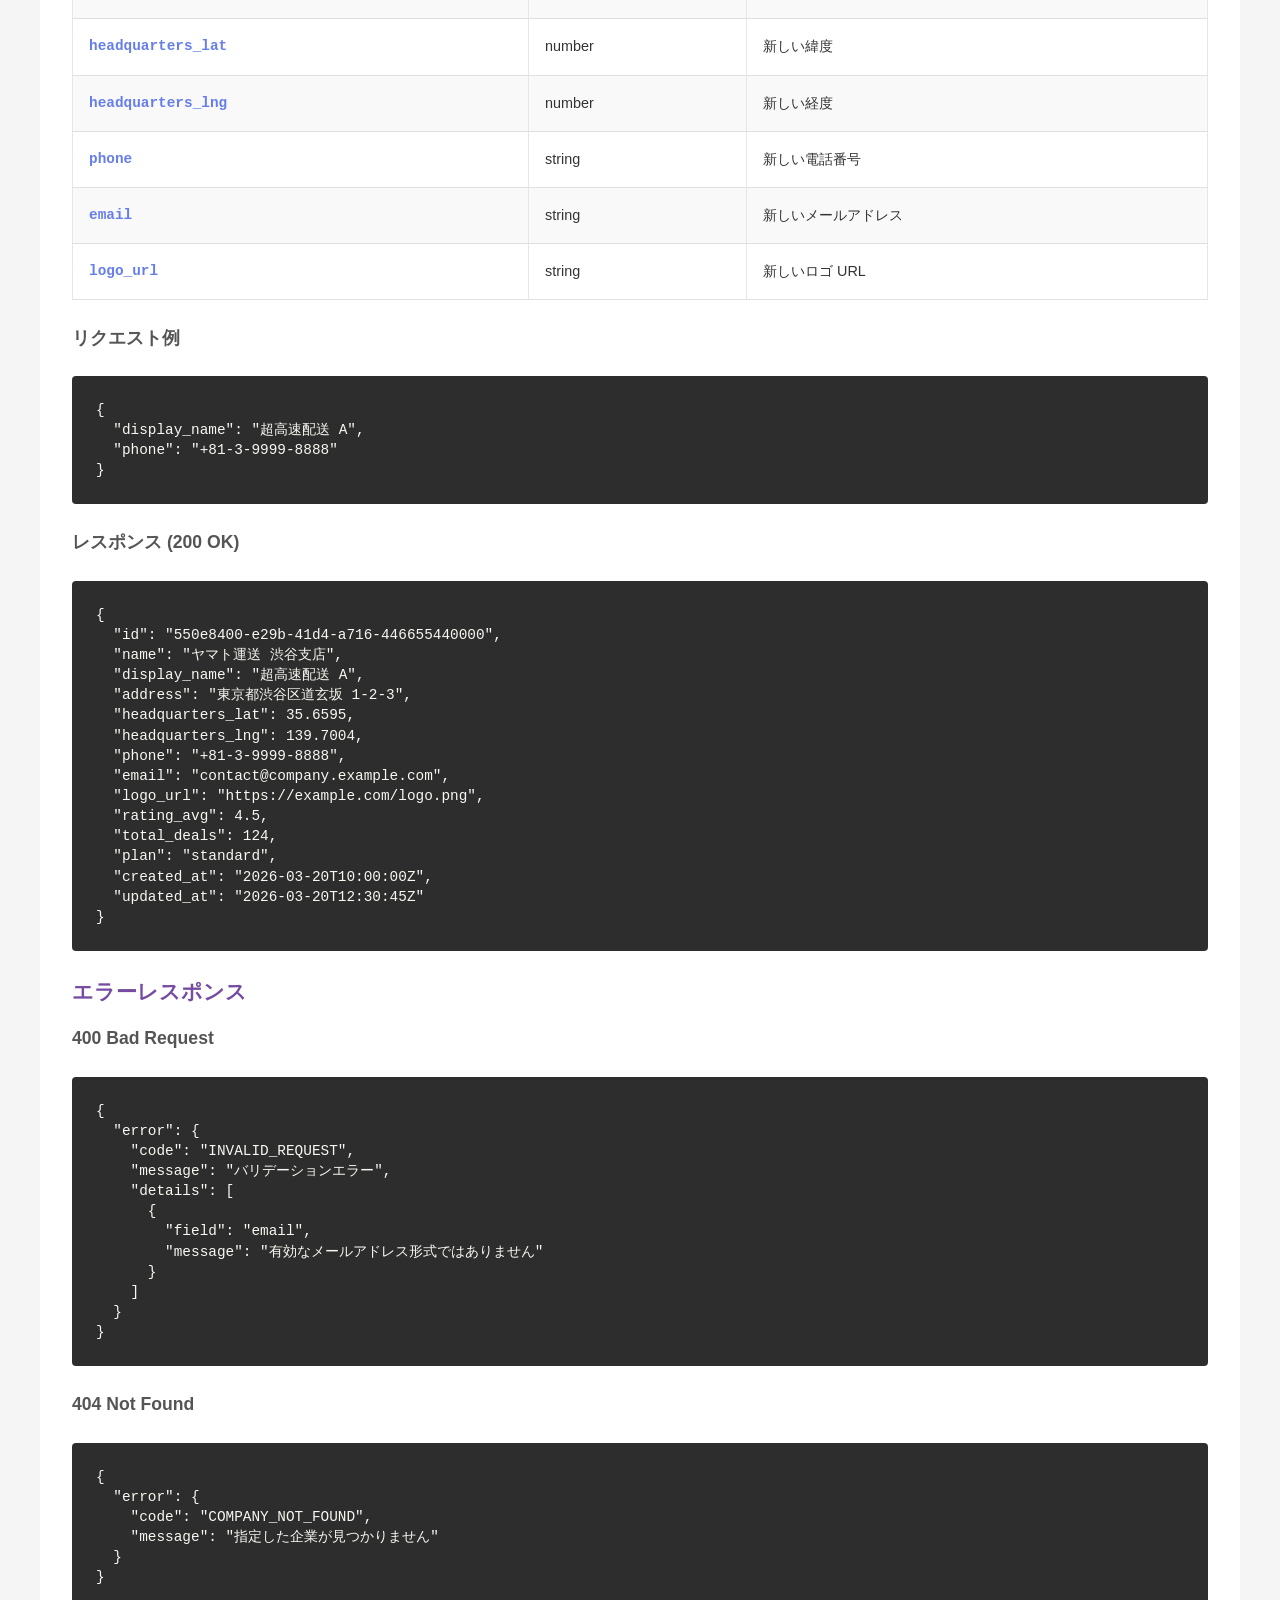
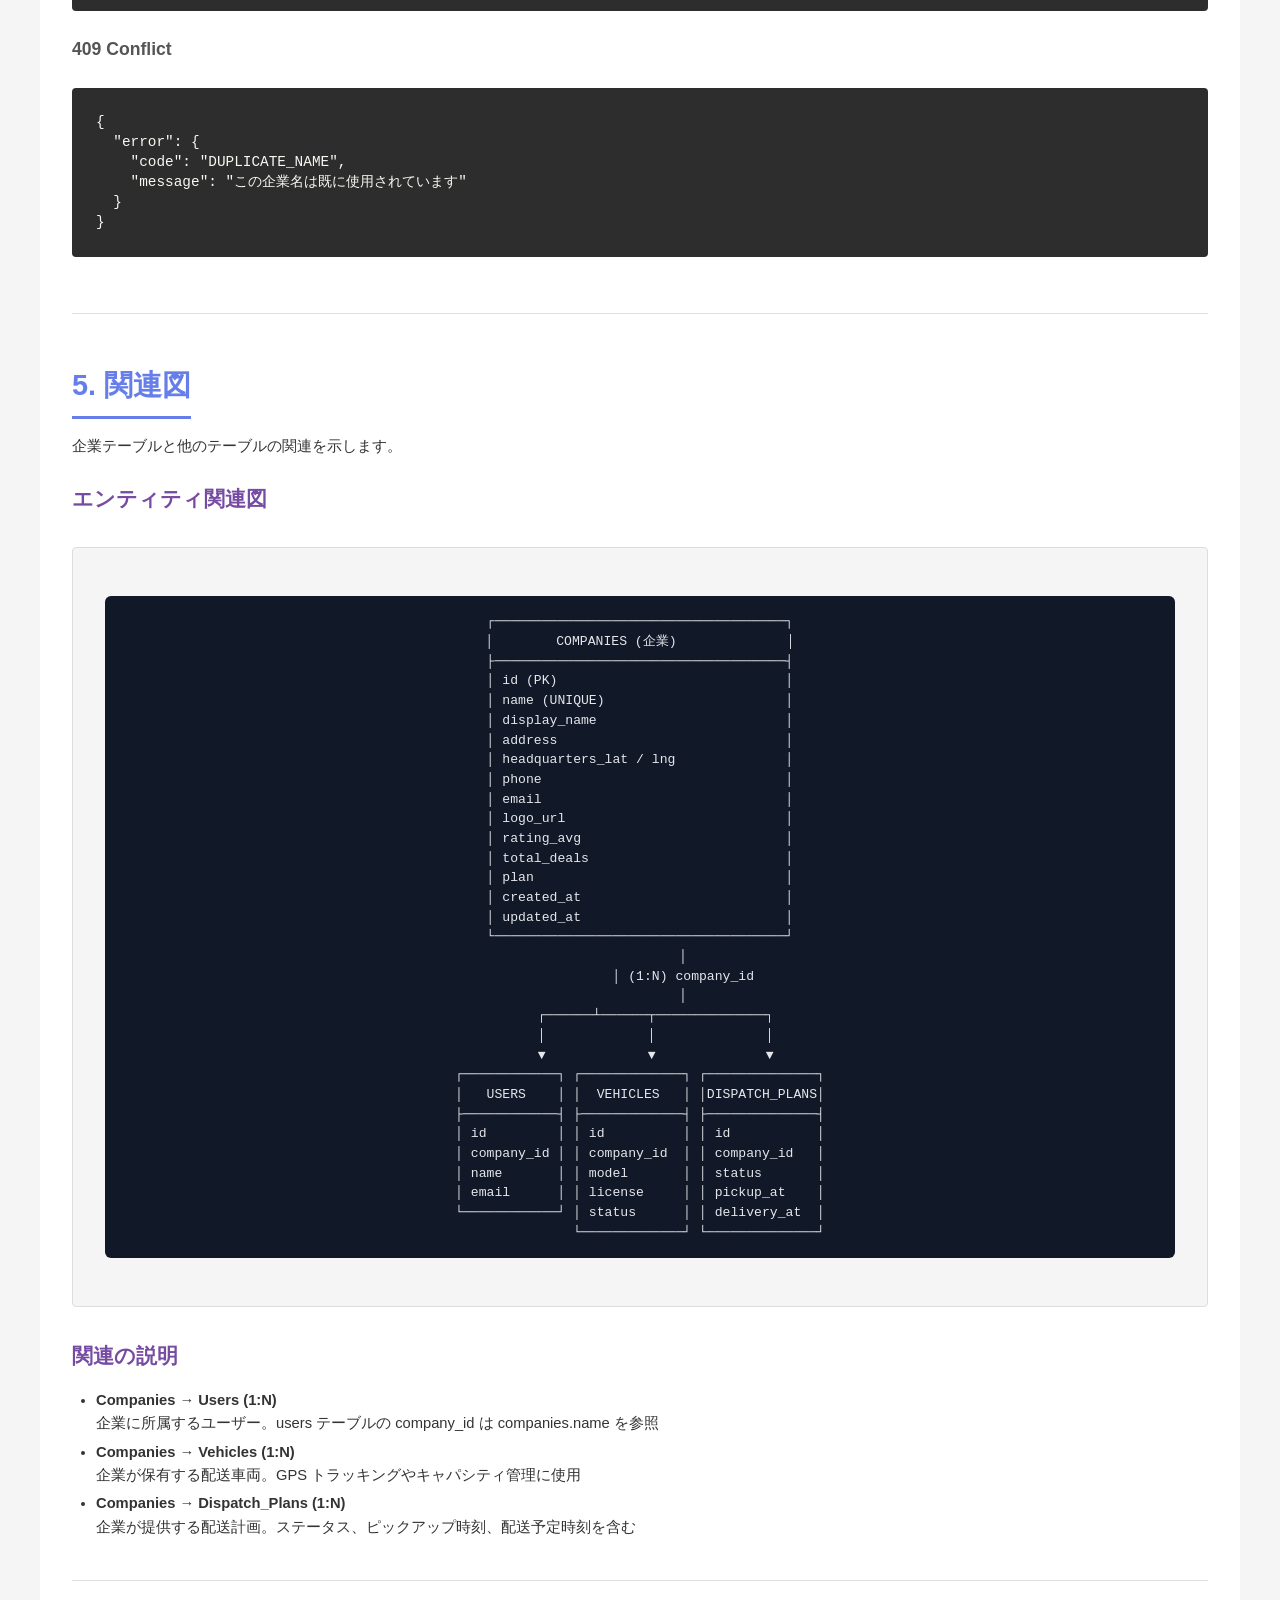
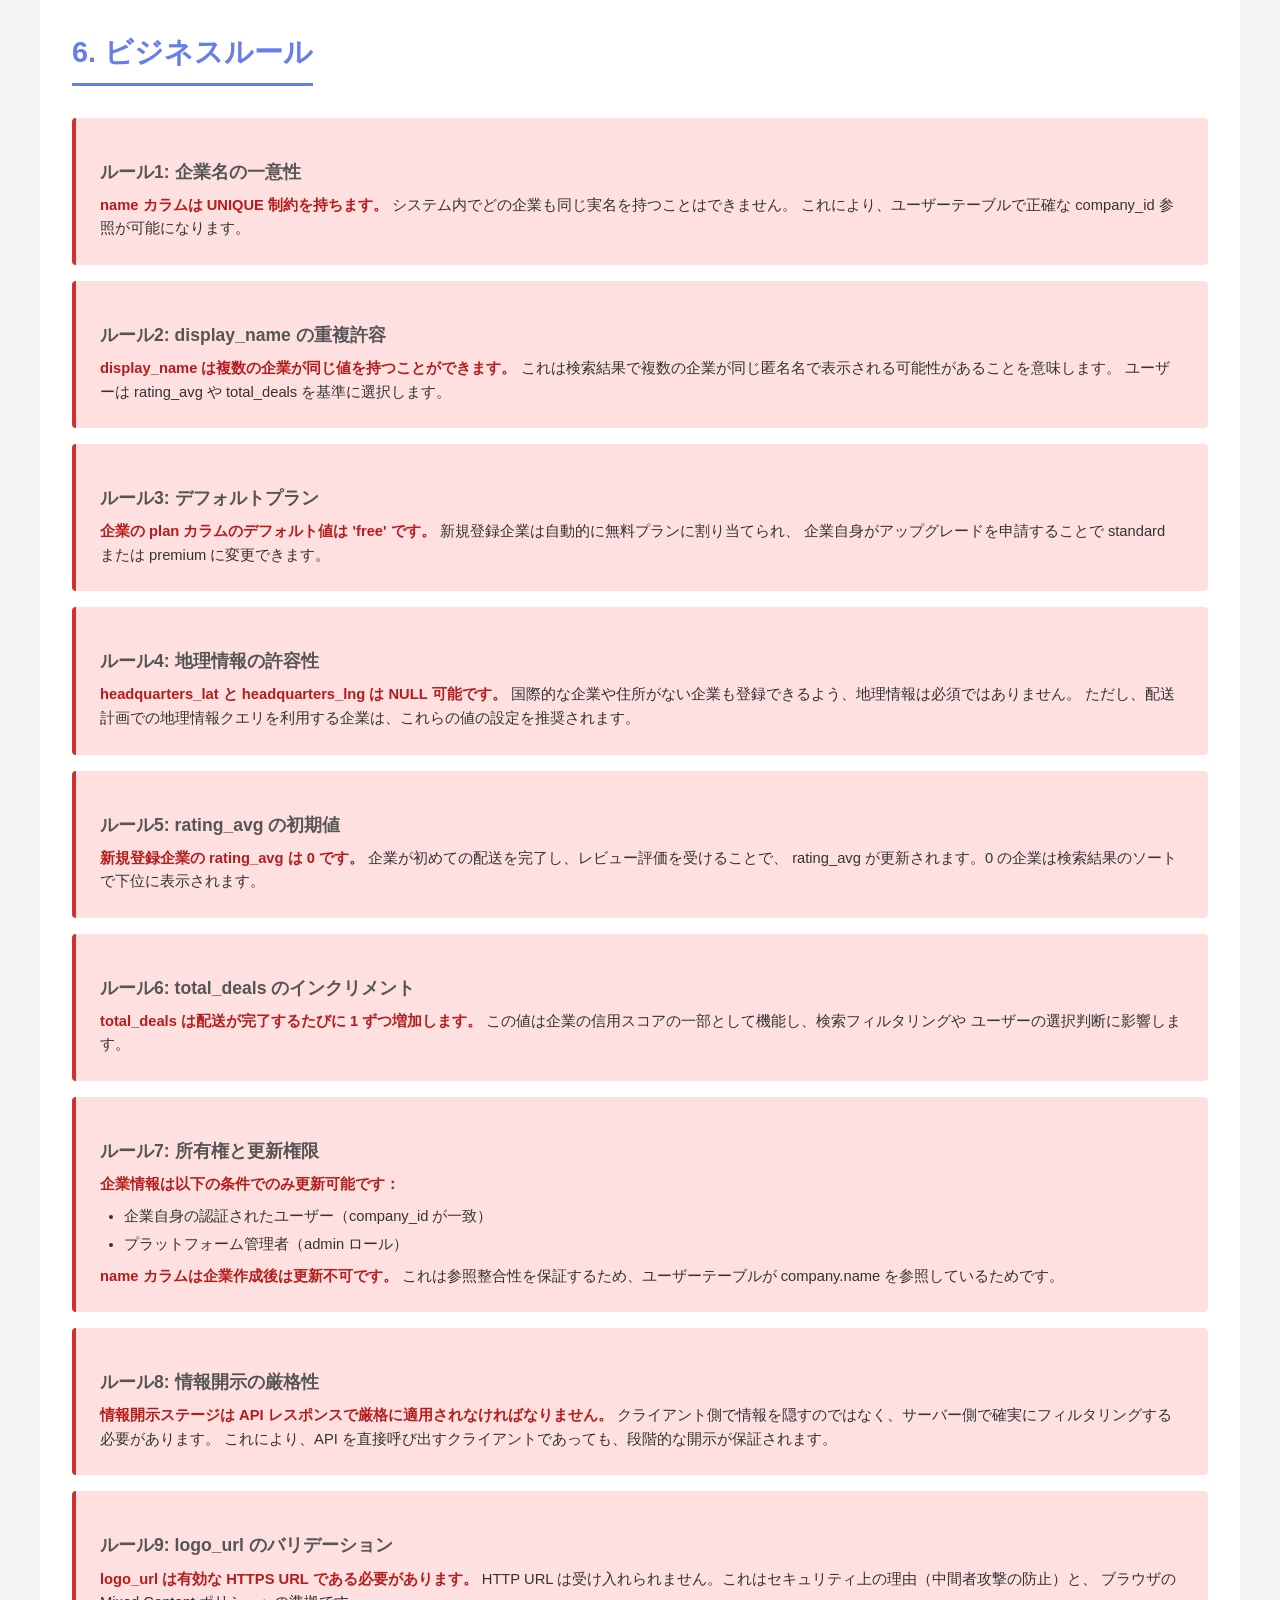
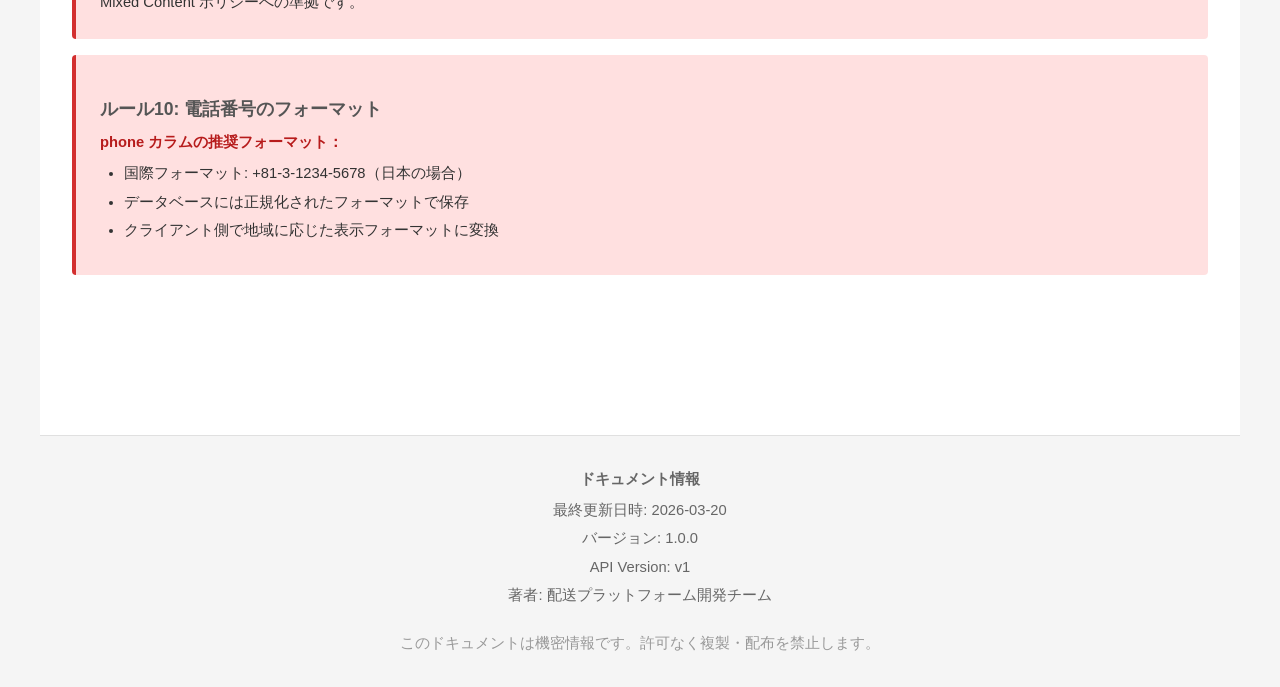
<file: docs/specs/company.html>
<!DOCTYPE html>
<html lang="ja">
<head>
    <meta charset="UTF-8">
    <meta name="viewport" content="width=device-width, initial-scale=1.0">
    <title>企業管理機能 - 配送プラットフォーム仕様書</title>
    <link rel="stylesheet" href="style.css">
    <style>
        body {
            font-family: -apple-system, BlinkMacSystemFont, "Segoe UI", Roboto, "Hiragino Sans", sans-serif;
            line-height: 1.6;
            color: #333;
            background: #f5f5f5;
        }
        .container {
            max-width: 1200px;
            margin: 0 auto;
            background: white;
            padding: 0;
        }
        header {
            background: linear-gradient(135deg, #667eea 0%, #764ba2 100%);
            color: white;
            padding: 2rem 2rem;
            box-shadow: 0 2px 4px rgba(0,0,0,0.1);
        }
        header h1 {
            margin: 0;
            font-size: 2rem;
        }
        nav {
            display: flex;
            gap: 1.5rem;
            margin-top: 1rem;
            font-size: 0.9rem;
        }
        nav a {
            color: rgba(255,255,255,0.9);
            text-decoration: none;
            padding: 0.5rem 1rem;
            border-radius: 4px;
            transition: background 0.3s;
        }
        nav a:hover {
            background: rgba(255,255,255,0.2);
        }
        .breadcrumb {
            font-size: 0.85rem;
            color: rgba(255,255,255,0.8);
            margin-top: 0.5rem;
        }
        .breadcrumb a {
            color: rgba(255,255,255,0.9);
            text-decoration: none;
        }
        main {
            padding: 2rem;
        }
        section {
            margin-bottom: 3rem;
            padding-bottom: 2rem;
            border-bottom: 1px solid #e0e0e0;
        }
        section:last-child {
            border-bottom: none;
        }
        h2 {
            font-size: 1.8rem;
            color: #667eea;
            margin: 0 0 1rem 0;
            padding-bottom: 0.5rem;
            border-bottom: 3px solid #667eea;
            display: inline-block;
        }
        h3 {
            font-size: 1.3rem;
            color: #764ba2;
            margin: 1.5rem 0 1rem 0;
        }
        h4 {
            font-size: 1.1rem;
            color: #555;
            margin: 1rem 0 0.5rem 0;
        }
        .overview-box {
            background: #f0f4ff;
            border-left: 4px solid #667eea;
            padding: 1.5rem;
            border-radius: 4px;
            margin: 1.5rem 0;
        }
        .overview-box h3 {
            margin-top: 0;
        }
        table {
            width: 100%;
            border-collapse: collapse;
            margin: 1.5rem 0;
            font-size: 0.95rem;
        }
        table th {
            background: #667eea;
            color: white;
            padding: 1rem;
            text-align: left;
            font-weight: 600;
        }
        table td {
            padding: 1rem;
            border-bottom: 1px solid #e0e0e0;
        }
        table tr:nth-child(even) {
            background: #f9f9f9;
        }
        table tr:hover {
            background: #f0f4ff;
        }
        .code-block {
            background: #2d2d2d;
            color: #f8f8f2;
            padding: 1.5rem;
            border-radius: 4px;
            overflow-x: auto;
            margin: 1.5rem 0;
            font-family: 'Courier New', monospace;
            font-size: 0.9rem;
            line-height: 1.4;
        }
        .api-endpoint {
            background: #e8f5e9;
            border-left: 4px solid #4caf50;
            padding: 1rem;
            margin: 1rem 0;
            border-radius: 4px;
            font-family: monospace;
            font-weight: 600;
        }
        .method-get {
            color: #1976d2;
        }
        .method-post {
            color: #388e3c;
        }
        .method-put {
            color: #f57c00;
        }
        .method-delete {
            color: #d32f2f;
        }
        .disclosure-stage {
            background: #fff3e0;
            border-left: 4px solid #ff9800;
            padding: 1.5rem;
            margin: 1rem 0;
            border-radius: 4px;
        }
        .diagram {
            background: #f5f5f5;
            border: 1px solid #ddd;
            padding: 2rem;
            margin: 2rem 0;
            border-radius: 4px;
            text-align: center;
            font-family: monospace;
            overflow-x: auto;
        }
        .business-rule {
            background: #ffe0e0;
            border-left: 4px solid #d32f2f;
            padding: 1.5rem;
            margin: 1rem 0;
            border-radius: 4px;
        }
        .business-rule strong {
            color: #b71c1c;
        }
        footer {
            background: #f5f5f5;
            border-top: 1px solid #e0e0e0;
            padding: 2rem;
            margin-top: 2rem;
            color: #666;
            font-size: 0.9rem;
        }
        .badge {
            display: inline-block;
            padding: 0.25rem 0.75rem;
            border-radius: 999px;
            font-size: 0.85rem;
            font-weight: 600;
            margin-right: 0.5rem;
        }
        .badge-required {
            background: #ffebee;
            color: #c62828;
        }
        .badge-optional {
            background: #e3f2fd;
            color: #1565c0;
        }
        .badge-info {
            background: #f3e5f5;
            color: #6a1b9a;
        }
        .parameter-table {
            font-size: 0.9rem;
        }
        .parameter-table td:first-child {
            font-family: monospace;
            font-weight: 600;
            color: #667eea;
        }
        .section-toc {
            background: #eceff1;
            padding: 1.5rem;
            border-radius: 4px;
            margin: 2rem 0;
        }
        .section-toc ul {
            list-style: none;
            padding: 0;
            margin: 0;
        }
        .section-toc li {
            padding: 0.5rem 0;
        }
        .section-toc a {
            color: #667eea;
            text-decoration: none;
        }
        .section-toc a:hover {
            text-decoration: underline;
        }
    </style>
</head>
<body>
    <div class="container">
        <header>
            <h1>企業管理機能 仕様書</h1>
            <nav>
                <a href="#">ホーム</a>
                <a href="#">API仕様</a>
                <a href="#">データベース</a>
                <a href="#">ビジネスルール</a>
            </nav>
            <div class="breadcrumb">
                配送プラットフォーム / 仕様書 / 企業管理
            </div>
        </header>

        <main>
            <!-- 目次 -->
            <section class="section-toc">
                <h3>目次</h3>
                <ul>
                    <li><a href="#overview">1. 概要</a></li>
                    <li><a href="#schema">2. データベーススキーマ</a></li>
                    <li><a href="#disclosure">3. 情報開示ステージ</a></li>
                    <li><a href="#api">4. API エンドポイント</a></li>
                    <li><a href="#relationship">5. 関連図</a></li>
                    <li><a href="#business-rules">6. ビジネスルール</a></li>
                </ul>
            </section>

            <!-- セクション1: 概要 -->
            <section id="overview">
                <h2>1. 概要</h2>
                <p>
                    企業管理機能は、配送プラットフォームに登録された配送企業（配送業者）の情報を一元管理します。
                    このシステムの主要な特徴は、段階的な情報開示により、不正利用やシステム悪用を防止することです。
                </p>

                <h3>情報開示の2段階制度</h3>
                <div class="overview-box">
                    <h4>なぜ DisplayName と Name を分けるのか</h4>
                    <p>
                        <strong>セキュリティ上の理由：</strong>
                    </p>
                    <ul>
                        <li><strong>直接接触の防止：</strong> 検索段階では企業の匿名名（DisplayName）のみを表示し、本当の企業名（Name）は隠す</li>
                        <li><strong>システムタダ乗りの防止：</strong> マッチング承認前に実名を明かすと、ユーザーがシステムを経由せず直接連絡する可能性がある</li>
                        <li><strong>支払いベースの開示：</strong> 支払い完了後のみ、電話番号やメールアドレスなどの詳細情報を提供</li>
                    </ul>
                </div>

                <h3>開示ステージの流れ</h3>
                <ul>
                    <li><strong>段階1（検索）：</strong> DisplayName（匿名名）のみ表示</li>
                    <li><strong>段階2（承認）：</strong> マッチング承認後に Name（実名）を表示</li>
                    <li><strong>段階3（支払い）：</strong> 支払い完了後に Phone、Address、Email を表示</li>
                </ul>
            </section>

            <!-- セクション2: データベーススキーマ -->
            <section id="schema">
                <h2>2. データベーススキーマ</h2>
                <p>companies テーブルは、配送企業の全ての情報を保持します。</p>

                <h3>テーブル構造</h3>
                <table class="parameter-table">
                    <thead>
                        <tr>
                            <th>カラム名</th>
                            <th>型</th>
                            <th>制約</th>
                            <th>説明</th>
                        </tr>
                    </thead>
                    <tbody>
                        <tr>
                            <td>id</td>
                            <td>UUID / BIGINT</td>
                            <td>PRIMARY KEY</td>
                            <td>企業の一意なID。システム内部で使用</td>
                        </tr>
                        <tr>
                            <td>name</td>
                            <td>VARCHAR(255)</td>
                            <td>NOT NULL, UNIQUE</td>
                            <td>企業の実名。支払い後のみ表示。ユーザーテーブルの company_id で参照</td>
                        </tr>
                        <tr>
                            <td>display_name</td>
                            <td>VARCHAR(255)</td>
                            <td>NOT NULL</td>
                            <td>企業の匿名名（表示名）。検索結果に使用。直接連絡を防ぐ</td>
                        </tr>
                        <tr>
                            <td>address</td>
                            <td>TEXT</td>
                            <td>NULLABLE</td>
                            <td>企業の住所。支払い後のみ表示</td>
                        </tr>
                        <tr>
                            <td>headquarters_lat</td>
                            <td>DECIMAL(10, 8)</td>
                            <td>NULLABLE</td>
                            <td>本社所在地の緯度。配送計画や地理情報クエリに使用</td>
                        </tr>
                        <tr>
                            <td>headquarters_lng</td>
                            <td>DECIMAL(11, 8)</td>
                            <td>NULLABLE</td>
                            <td>本社所在地の経度。配送計画や地理情報クエリに使用</td>
                        </tr>
                        <tr>
                            <td>phone</td>
                            <td>VARCHAR(20)</td>
                            <td>NULLABLE</td>
                            <td>企業の電話番号。支払い後のみ表示。フォーマット: +81-XX-XXXX-XXXX</td>
                        </tr>
                        <tr>
                            <td>email</td>
                            <td>VARCHAR(255)</td>
                            <td>NULLABLE</td>
                            <td>企業のメールアドレス。支払い後のみ表示</td>
                        </tr>
                        <tr>
                            <td>logo_url</td>
                            <td>VARCHAR(500)</td>
                            <td>NULLABLE</td>
                            <td>企業ロゴの URL。検索結果に表示可能</td>
                        </tr>
                        <tr>
                            <td>rating_avg</td>
                            <td>DECIMAL(2, 1)</td>
                            <td>DEFAULT 0</td>
                            <td>平均レーティング。1.0 ～ 5.0 の範囲。検索結果のソート機準</td>
                        </tr>
                        <tr>
                            <td>total_deals</td>
                            <td>INT</td>
                            <td>DEFAULT 0</td>
                            <td>完了した配送案件の総数。信用スコアの指標</td>
                        </tr>
                        <tr>
                            <td>plan</td>
                            <td>ENUM('free', 'standard', 'premium')</td>
                            <td>DEFAULT 'free'</td>
                            <td>企業のサブスクリプションプラン。機能制限と API クォーターの根拠</td>
                        </tr>
                        <tr>
                            <td>created_at</td>
                            <td>TIMESTAMP</td>
                            <td>NOT NULL, DEFAULT CURRENT_TIMESTAMP</td>
                            <td>企業レコードの作成日時</td>
                        </tr>
                        <tr>
                            <td>updated_at</td>
                            <td>TIMESTAMP</td>
                            <td>NOT NULL, DEFAULT CURRENT_TIMESTAMP ON UPDATE CURRENT_TIMESTAMP</td>
                            <td>企業レコードの最終更新日時</td>
                        </tr>
                    </tbody>
                </table>

                <h3>インデックス</h3>
                <pre class="code-block">-- 企業検索の高速化
CREATE INDEX idx_display_name ON companies(display_name);

-- レーティングでのソート
CREATE INDEX idx_rating_avg ON companies(rating_avg DESC);

-- 実名検索（管理画面）
CREATE INDEX idx_name ON companies(name);

-- ユーザーテーブルでの参照整合性
CREATE INDEX idx_name_for_fk ON companies(name);

-- 地理情報クエリ
CREATE SPATIAL INDEX idx_headquarters ON companies(headquarters_lat, headquarters_lng);</pre>
            </section>

            <!-- セクション3: 情報開示ステージ -->
            <section id="disclosure">
                <h2>3. 情報開示ステージ</h2>
                <p>
                    ユーザーが企業情報を取得するにあたり、段階的に開示される情報が異なります。
                    以下の表は、各ステージでどの情報が見えるかを示します。
                </p>

                <table>
                    <thead>
                        <tr>
                            <th>情報項目</th>
                            <th>段階1: 検索</th>
                            <th>段階2: マッチング承認</th>
                            <th>段階3: 支払い完了</th>
                        </tr>
                    </thead>
                    <tbody>
                        <tr>
                            <td><strong>id</strong></td>
                            <td>✓ 表示</td>
                            <td>✓ 表示</td>
                            <td>✓ 表示</td>
                        </tr>
                        <tr>
                            <td><strong>display_name</strong></td>
                            <td>✓ 表示</td>
                            <td>✓ 表示</td>
                            <td>✓ 表示</td>
                        </tr>
                        <tr>
                            <td><strong>logo_url</strong></td>
                            <td>✓ 表示</td>
                            <td>✓ 表示</td>
                            <td>✓ 表示</td>
                        </tr>
                        <tr>
                            <td><strong>rating_avg</strong></td>
                            <td>✓ 表示</td>
                            <td>✓ 表示</td>
                            <td>✓ 表示</td>
                        </tr>
                        <tr>
                            <td><strong>total_deals</strong></td>
                            <td>✓ 表示</td>
                            <td>✓ 表示</td>
                            <td>✓ 表示</td>
                        </tr>
                        <tr>
                            <td><strong>name</strong></td>
                            <td>✗ 非表示</td>
                            <td>✓ 表示</td>
                            <td>✓ 表示</td>
                        </tr>
                        <tr>
                            <td><strong>phone</strong></td>
                            <td>✗ 非表示</td>
                            <td>✗ 非表示</td>
                            <td>✓ 表示</td>
                        </tr>
                        <tr>
                            <td><strong>email</strong></td>
                            <td>✗ 非表示</td>
                            <td>✗ 非表示</td>
                            <td>✓ 表示</td>
                        </tr>
                        <tr>
                            <td><strong>address</strong></td>
                            <td>✗ 非表示</td>
                            <td>✗ 非表示</td>
                            <td>✓ 表示</td>
                        </tr>
                        <tr>
                            <td><strong>headquarters_lat / lng</strong></td>
                            <td>✗ 非表示</td>
                            <td>✗ 非表示</td>
                            <td>✓ 表示</td>
                        </tr>
                    </tbody>
                </table>

                <h3>実装指針</h3>
                <div class="disclosure-stage">
                    <h4>API レスポンスのフィルタリング</h4>
                    <p>
                        各エンドポイントの実装では、リクエストユーザーのマッチング承認ステータスと支払いステータスに基づいて、
                        レスポンスから該当フィールドを除外する必要があります。
                    </p>
                    <pre class="code-block">// 疑似コード
function filterCompanyResponse(company, userStatus) {
    const result = {
        id: company.id,
        display_name: company.display_name,
        logo_url: company.logo_url,
        rating_avg: company.rating_avg,
        total_deals: company.total_deals
    };

    if (userStatus.isMatchingApproved) {
        result.name = company.name;
    }

    if (userStatus.isPaymentComplete) {
        result.phone = company.phone;
        result.email = company.email;
        result.address = company.address;
        result.headquarters_lat = company.headquarters_lat;
        result.headquarters_lng = company.headquarters_lng;
    }

    return result;
}</pre>
                </div>
            </section>

            <!-- セクション4: API エンドポイント -->
            <section id="api">
                <h2>4. API エンドポイント</h2>

                <h3>エンドポイント一覧</h3>
                <ul>
                    <li>POST /api/v1/companies - 企業を作成</li>
                    <li>GET /api/v1/companies/:id - 企業情報を取得</li>
                    <li>GET /api/v1/companies/search - 企業を検索</li>
                    <li>PUT /api/v1/companies/:id - 企業情報を更新</li>
                </ul>

                <!-- エンドポイント1 -->
                <h3>1. 企業を作成</h3>
                <div class="api-endpoint">
                    <span class="method-post">POST</span> /api/v1/companies
                </div>
                <p>新しい企業をシステムに登録します。企業の実名と匿名名の両方を設定します。</p>

                <h4>リクエスト</h4>
                <table class="parameter-table">
                    <thead>
                        <tr>
                            <th>パラメータ</th>
                            <th>型</th>
                            <th>制約</th>
                            <th>説明</th>
                        </tr>
                    </thead>
                    <tbody>
                        <tr>
                            <td>name</td>
                            <td>string</td>
                            <td><span class="badge badge-required">必須</span></td>
                            <td>企業の実名（一意）。1～255文字</td>
                        </tr>
                        <tr>
                            <td>display_name</td>
                            <td>string</td>
                            <td><span class="badge badge-required">必須</span></td>
                            <td>企業の匿名表示名。1～255文字。複数の企業が同じ display_name を持つ可能</td>
                        </tr>
                        <tr>
                            <td>address</td>
                            <td>string</td>
                            <td><span class="badge badge-optional">オプション</span></td>
                            <td>企業の住所</td>
                        </tr>
                        <tr>
                            <td>headquarters_lat</td>
                            <td>number</td>
                            <td><span class="badge badge-optional">オプション</span></td>
                            <td>本社の緯度（-90.0 ～ 90.0）</td>
                        </tr>
                        <tr>
                            <td>headquarters_lng</td>
                            <td>number</td>
                            <td><span class="badge badge-optional">オプション</span></td>
                            <td>本社の経度（-180.0 ～ 180.0）</td>
                        </tr>
                        <tr>
                            <td>phone</td>
                            <td>string</td>
                            <td><span class="badge badge-optional">オプション</span></td>
                            <td>企業の電話番号。フォーマット: +81-XX-XXXX-XXXX</td>
                        </tr>
                        <tr>
                            <td>email</td>
                            <td>string</td>
                            <td><span class="badge badge-optional">オプション</span></td>
                            <td>企業のメールアドレス</td>
                        </tr>
                        <tr>
                            <td>logo_url</td>
                            <td>string</td>
                            <td><span class="badge badge-optional">オプション</span></td>
                            <td>企業ロゴの URL（有効な URL 形式）</td>
                        </tr>
                        <tr>
                            <td>plan</td>
                            <td>enum</td>
                            <td><span class="badge badge-optional">オプション</span></td>
                            <td>プラン: free / standard / premium。デフォルト: free</td>
                        </tr>
                    </tbody>
                </table>

                <h4>リクエスト例</h4>
                <pre class="code-block">{
  "name": "ヤマト運送 渋谷支店",
  "display_name": "高速配送業者 A",
  "address": "東京都渋谷区道玄坂 1-2-3",
  "headquarters_lat": 35.6595,
  "headquarters_lng": 139.7004,
  "phone": "+81-3-1234-5678",
  "email": "contact@company.example.com",
  "logo_url": "https://example.com/logo.png",
  "plan": "standard"
}</pre>

                <h4>レスポンス (201 Created)</h4>
                <pre class="code-block">{
  "id": "550e8400-e29b-41d4-a716-446655440000",
  "name": "ヤマト運送 渋谷支店",
  "display_name": "高速配送業者 A",
  "address": "東京都渋谷区道玄坂 1-2-3",
  "headquarters_lat": 35.6595,
  "headquarters_lng": 139.7004,
  "phone": "+81-3-1234-5678",
  "email": "contact@company.example.com",
  "logo_url": "https://example.com/logo.png",
  "rating_avg": 0,
  "total_deals": 0,
  "plan": "standard",
  "created_at": "2026-03-20T10:00:00Z",
  "updated_at": "2026-03-20T10:00:00Z"
}</pre>

                <!-- エンドポイント2 -->
                <h3>2. 企業情報を取得</h3>
                <div class="api-endpoint">
                    <span class="method-get">GET</span> /api/v1/companies/:id
                </div>
                <p>指定した ID の企業情報を取得します。情報開示ステージに応じてフィルタリングされます。</p>

                <h4>パラメータ</h4>
                <table class="parameter-table">
                    <thead>
                        <tr>
                            <th>パラメータ</th>
                            <th>型</th>
                            <th>説明</th>
                        </tr>
                    </thead>
                    <tbody>
                        <tr>
                            <td>id</td>
                            <td>string (UUID)</td>
                            <td>企業 ID（パスパラメータ）</td>
                        </tr>
                    </tbody>
                </table>

                <h4>レスポンス例 (段階1: 検索)</h4>
                <pre class="code-block">{
  "id": "550e8400-e29b-41d4-a716-446655440000",
  "display_name": "高速配送業者 A",
  "logo_url": "https://example.com/logo.png",
  "rating_avg": 4.5,
  "total_deals": 124
}</pre>

                <h4>レスポンス例 (段階2: マッチング承認)</h4>
                <pre class="code-block">{
  "id": "550e8400-e29b-41d4-a716-446655440000",
  "name": "ヤマト運送 渋谷支店",
  "display_name": "高速配送業者 A",
  "logo_url": "https://example.com/logo.png",
  "rating_avg": 4.5,
  "total_deals": 124
}</pre>

                <h4>レスポンス例 (段階3: 支払い完了)</h4>
                <pre class="code-block">{
  "id": "550e8400-e29b-41d4-a716-446655440000",
  "name": "ヤマト運送 渋谷支店",
  "display_name": "高速配送業者 A",
  "address": "東京都渋谷区道玄坂 1-2-3",
  "headquarters_lat": 35.6595,
  "headquarters_lng": 139.7004,
  "phone": "+81-3-1234-5678",
  "email": "contact@company.example.com",
  "logo_url": "https://example.com/logo.png",
  "rating_avg": 4.5,
  "total_deals": 124,
  "plan": "standard",
  "created_at": "2026-03-20T10:00:00Z",
  "updated_at": "2026-03-20T10:00:00Z"
}</pre>

                <!-- エンドポイント3 -->
                <h3>3. 企業を検索</h3>
                <div class="api-endpoint">
                    <span class="method-get">GET</span> /api/v1/companies/search?q=<query>&sort=<sort>&limit=<limit>
                </div>
                <p>
                    display_name で企業を検索します。複数の企業がヒットする場合、rating_avg でソートされます。
                    このエンドポイントでは常に段階1の情報（display_name のみ）が返されます。
                </p>

                <h4>クエリパラメータ</h4>
                <table class="parameter-table">
                    <thead>
                        <tr>
                            <th>パラメータ</th>
                            <th>型</th>
                            <th>デフォルト</th>
                            <th>説明</th>
                        </tr>
                    </thead>
                    <tbody>
                        <tr>
                            <td>q</td>
                            <td>string</td>
                            <td>-</td>
                            <td><span class="badge badge-required">必須</span> 検索キーワード</td>
                        </tr>
                        <tr>
                            <td>sort</td>
                            <td>enum</td>
                            <td>rating</td>
                            <td>ソート順: rating / deals / recent</td>
                        </tr>
                        <tr>
                            <td>limit</td>
                            <td>integer</td>
                            <td>20</td>
                            <td>返す結果数（1～100）</td>
                        </tr>
                        <tr>
                            <td>offset</td>
                            <td>integer</td>
                            <td>0</td>
                            <td>オフセット（ページネーション用）</td>
                        </tr>
                    </tbody>
                </table>

                <h4>リクエスト例</h4>
                <pre class="code-block">GET /api/v1/companies/search?q=配送&sort=rating&limit=10</pre>

                <h4>レスポンス (200 OK)</h4>
                <pre class="code-block">{
  "data": [
    {
      "id": "550e8400-e29b-41d4-a716-446655440000",
      "display_name": "高速配送業者 A",
      "logo_url": "https://example.com/logo.png",
      "rating_avg": 4.8,
      "total_deals": 256
    },
    {
      "id": "660e8400-e29b-41d4-a716-446655440001",
      "display_name": "信頼の配送業者 B",
      "logo_url": "https://example.com/logo2.png",
      "rating_avg": 4.5,
      "total_deals": 124
    }
  ],
  "total": 42,
  "limit": 10,
  "offset": 0
}</pre>

                <!-- エンドポイント4 -->
                <h3>4. 企業情報を更新</h3>
                <div class="api-endpoint">
                    <span class="method-put">PUT</span> /api/v1/companies/:id
                </div>
                <p>企業情報を部分更新します。企業自身またはプラットフォーム管理者のみ更新可能です。</p>

                <h4>リクエスト（部分更新）</h4>
                <table class="parameter-table">
                    <thead>
                        <tr>
                            <th>パラメータ</th>
                            <th>型</th>
                            <th>説明</th>
                        </tr>
                    </thead>
                    <tbody>
                        <tr>
                            <td>display_name</td>
                            <td>string</td>
                            <td>新しい表示名</td>
                        </tr>
                        <tr>
                            <td>address</td>
                            <td>string</td>
                            <td>新しい住所</td>
                        </tr>
                        <tr>
                            <td>headquarters_lat</td>
                            <td>number</td>
                            <td>新しい緯度</td>
                        </tr>
                        <tr>
                            <td>headquarters_lng</td>
                            <td>number</td>
                            <td>新しい経度</td>
                        </tr>
                        <tr>
                            <td>phone</td>
                            <td>string</td>
                            <td>新しい電話番号</td>
                        </tr>
                        <tr>
                            <td>email</td>
                            <td>string</td>
                            <td>新しいメールアドレス</td>
                        </tr>
                        <tr>
                            <td>logo_url</td>
                            <td>string</td>
                            <td>新しいロゴ URL</td>
                        </tr>
                    </tbody>
                </table>

                <h4>リクエスト例</h4>
                <pre class="code-block">{
  "display_name": "超高速配送 A",
  "phone": "+81-3-9999-8888"
}</pre>

                <h4>レスポンス (200 OK)</h4>
                <pre class="code-block">{
  "id": "550e8400-e29b-41d4-a716-446655440000",
  "name": "ヤマト運送 渋谷支店",
  "display_name": "超高速配送 A",
  "address": "東京都渋谷区道玄坂 1-2-3",
  "headquarters_lat": 35.6595,
  "headquarters_lng": 139.7004,
  "phone": "+81-3-9999-8888",
  "email": "contact@company.example.com",
  "logo_url": "https://example.com/logo.png",
  "rating_avg": 4.5,
  "total_deals": 124,
  "plan": "standard",
  "created_at": "2026-03-20T10:00:00Z",
  "updated_at": "2026-03-20T12:30:45Z"
}</pre>

                <h3>エラーレスポンス</h3>
                <h4>400 Bad Request</h4>
                <pre class="code-block">{
  "error": {
    "code": "INVALID_REQUEST",
    "message": "バリデーションエラー",
    "details": [
      {
        "field": "email",
        "message": "有効なメールアドレス形式ではありません"
      }
    ]
  }
}</pre>

                <h4>404 Not Found</h4>
                <pre class="code-block">{
  "error": {
    "code": "COMPANY_NOT_FOUND",
    "message": "指定した企業が見つかりません"
  }
}</pre>

                <h4>409 Conflict</h4>
                <pre class="code-block">{
  "error": {
    "code": "DUPLICATE_NAME",
    "message": "この企業名は既に使用されています"
  }
}</pre>
            </section>

            <!-- セクション5: 関連図 -->
            <section id="relationship">
                <h2>5. 関連図</h2>
                <p>企業テーブルと他のテーブルの関連を示します。</p>

                <h3>エンティティ関連図</h3>
                <div class="diagram">
<pre>
┌─────────────────────────────────────┐
│        COMPANIES (企業)              │
├─────────────────────────────────────┤
│ id (PK)                             │
│ name (UNIQUE)                       │
│ display_name                        │
│ address                             │
│ headquarters_lat / lng              │
│ phone                               │
│ email                               │
│ logo_url                            │
│ rating_avg                          │
│ total_deals                         │
│ plan                                │
│ created_at                          │
│ updated_at                          │
└─────────────────────────────────────┘
           │
           │ (1:N) company_id
           │
    ┌──────┴──────┬──────────────┐
    │             │              │
    ▼             ▼              ▼
┌────────────┐ ┌─────────────┐ ┌──────────────┐
│   USERS    │ │  VEHICLES   │ │DISPATCH_PLANS│
├────────────┤ ├─────────────┤ ├──────────────┤
│ id         │ │ id          │ │ id           │
│ company_id │ │ company_id  │ │ company_id   │
│ name       │ │ model       │ │ status       │
│ email      │ │ license     │ │ pickup_at    │
└────────────┘ │ status      │ │ delivery_at  │
               └─────────────┘ └──────────────┘
</pre>
                </div>

                <h3>関連の説明</h3>
                <ul>
                    <li>
                        <strong>Companies → Users (1:N)</strong>
                        <br>
                        企業に所属するユーザー。users テーブルの company_id は companies.name を参照
                    </li>
                    <li>
                        <strong>Companies → Vehicles (1:N)</strong>
                        <br>
                        企業が保有する配送車両。GPS トラッキングやキャパシティ管理に使用
                    </li>
                    <li>
                        <strong>Companies → Dispatch_Plans (1:N)</strong>
                        <br>
                        企業が提供する配送計画。ステータス、ピックアップ時刻、配送予定時刻を含む
                    </li>
                </ul>
            </section>

            <!-- セクション6: ビジネスルール -->
            <section id="business-rules">
                <h2>6. ビジネスルール</h2>

                <div class="business-rule">
                    <h4>ルール1: 企業名の一意性</h4>
                    <p>
                        <strong>name カラムは UNIQUE 制約を持ちます。</strong>
                        システム内でどの企業も同じ実名を持つことはできません。
                        これにより、ユーザーテーブルで正確な company_id 参照が可能になります。
                    </p>
                </div>

                <div class="business-rule">
                    <h4>ルール2: display_name の重複許容</h4>
                    <p>
                        <strong>display_name は複数の企業が同じ値を持つことができます。</strong>
                        これは検索結果で複数の企業が同じ匿名名で表示される可能性があることを意味します。
                        ユーザーは rating_avg や total_deals を基準に選択します。
                    </p>
                </div>

                <div class="business-rule">
                    <h4>ルール3: デフォルトプラン</h4>
                    <p>
                        <strong>企業の plan カラムのデフォルト値は 'free' です。</strong>
                        新規登録企業は自動的に無料プランに割り当てられ、
                        企業自身がアップグレードを申請することで standard または premium に変更できます。
                    </p>
                </div>

                <div class="business-rule">
                    <h4>ルール4: 地理情報の許容性</h4>
                    <p>
                        <strong>headquarters_lat と headquarters_lng は NULL 可能です。</strong>
                        国際的な企業や住所がない企業も登録できるよう、地理情報は必須ではありません。
                        ただし、配送計画での地理情報クエリを利用する企業は、これらの値の設定を推奨されます。
                    </p>
                </div>

                <div class="business-rule">
                    <h4>ルール5: rating_avg の初期値</h4>
                    <p>
                        <strong>新規登録企業の rating_avg は 0 です。</strong>
                        企業が初めての配送を完了し、レビュー評価を受けることで、
                        rating_avg が更新されます。0 の企業は検索結果のソートで下位に表示されます。
                    </p>
                </div>

                <div class="business-rule">
                    <h4>ルール6: total_deals のインクリメント</h4>
                    <p>
                        <strong>total_deals は配送が完了するたびに 1 ずつ増加します。</strong>
                        この値は企業の信用スコアの一部として機能し、検索フィルタリングや
                        ユーザーの選択判断に影響します。
                    </p>
                </div>

                <div class="business-rule">
                    <h4>ルール7: 所有権と更新権限</h4>
                    <p>
                        <strong>企業情報は以下の条件でのみ更新可能です：</strong>
                    </p>
                    <ul>
                        <li>企業自身の認証されたユーザー（company_id が一致）</li>
                        <li>プラットフォーム管理者（admin ロール）</li>
                    </ul>
                    <p>
                        <strong>name カラムは企業作成後は更新不可です。</strong>
                        これは参照整合性を保証するため、ユーザーテーブルが company.name を参照しているためです。
                    </p>
                </div>

                <div class="business-rule">
                    <h4>ルール8: 情報開示の厳格性</h4>
                    <p>
                        <strong>情報開示ステージは API レスポンスで厳格に適用されなければなりません。</strong>
                        クライアント側で情報を隠すのではなく、サーバー側で確実にフィルタリングする必要があります。
                        これにより、API を直接呼び出すクライアントであっても、段階的な開示が保証されます。
                    </p>
                </div>

                <div class="business-rule">
                    <h4>ルール9: logo_url のバリデーション</h4>
                    <p>
                        <strong>logo_url は有効な HTTPS URL である必要があります。</strong>
                        HTTP URL は受け入れられません。これはセキュリティ上の理由（中間者攻撃の防止）と、
                        ブラウザの Mixed Content ポリシーへの準拠です。
                    </p>
                </div>

                <div class="business-rule">
                    <h4>ルール10: 電話番号のフォーマット</h4>
                    <p>
                        <strong>phone カラムの推奨フォーマット：</strong>
                    </p>
                    <ul>
                        <li>国際フォーマット: +81-3-1234-5678（日本の場合）</li>
                        <li>データベースには正規化されたフォーマットで保存</li>
                        <li>クライアント側で地域に応じた表示フォーマットに変換</li>
                    </ul>
                </div>
            </section>
        </main>

        <footer>
            <p><strong>ドキュメント情報</strong></p>
            <ul style="list-style: none; padding: 0;">
                <li>最終更新日時: 2026-03-20</li>
                <li>バージョン: 1.0.0</li>
                <li>API Version: v1</li>
                <li>著者: 配送プラットフォーム開発チーム</li>
            </ul>
            <p style="margin-top: 1.5rem; color: #999;">
                このドキュメントは機密情報です。許可なく複製・配布を禁止します。
            </p>
        </footer>
    </div>
</body>
</html>
</file>
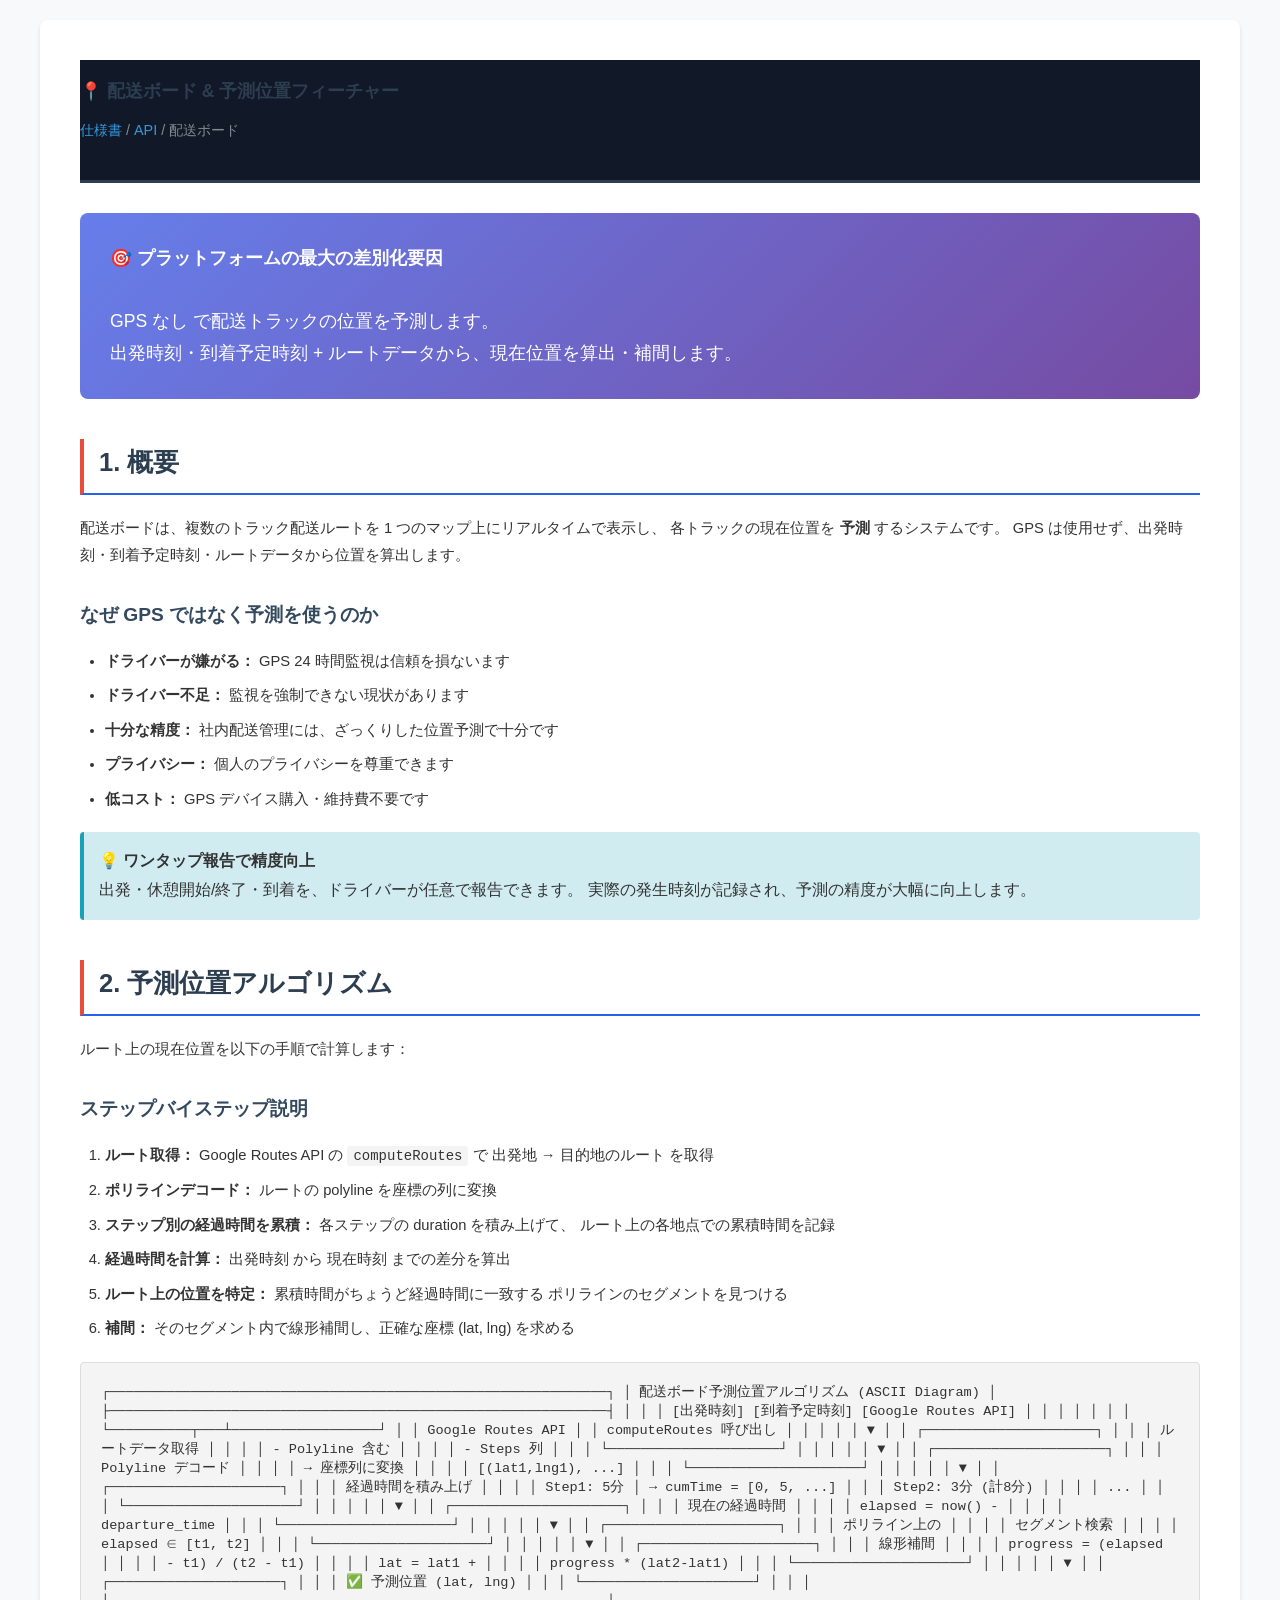
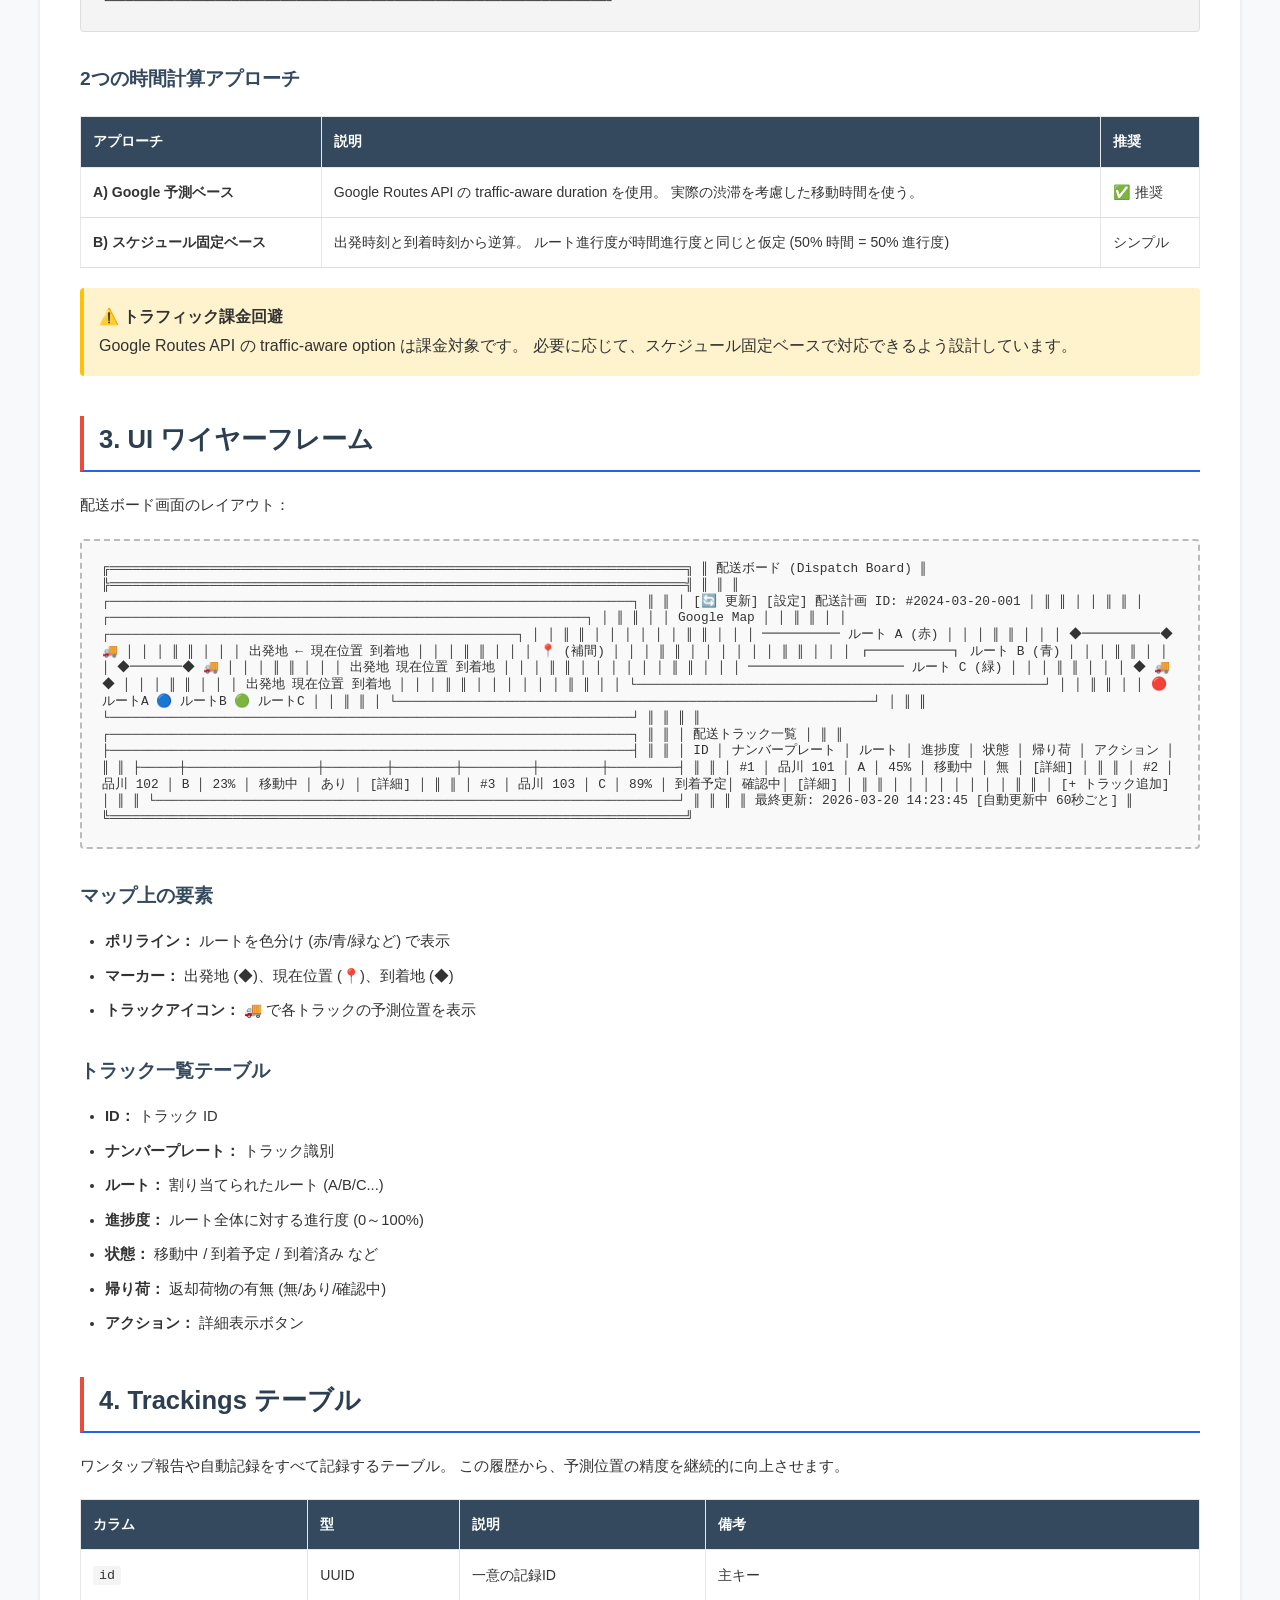
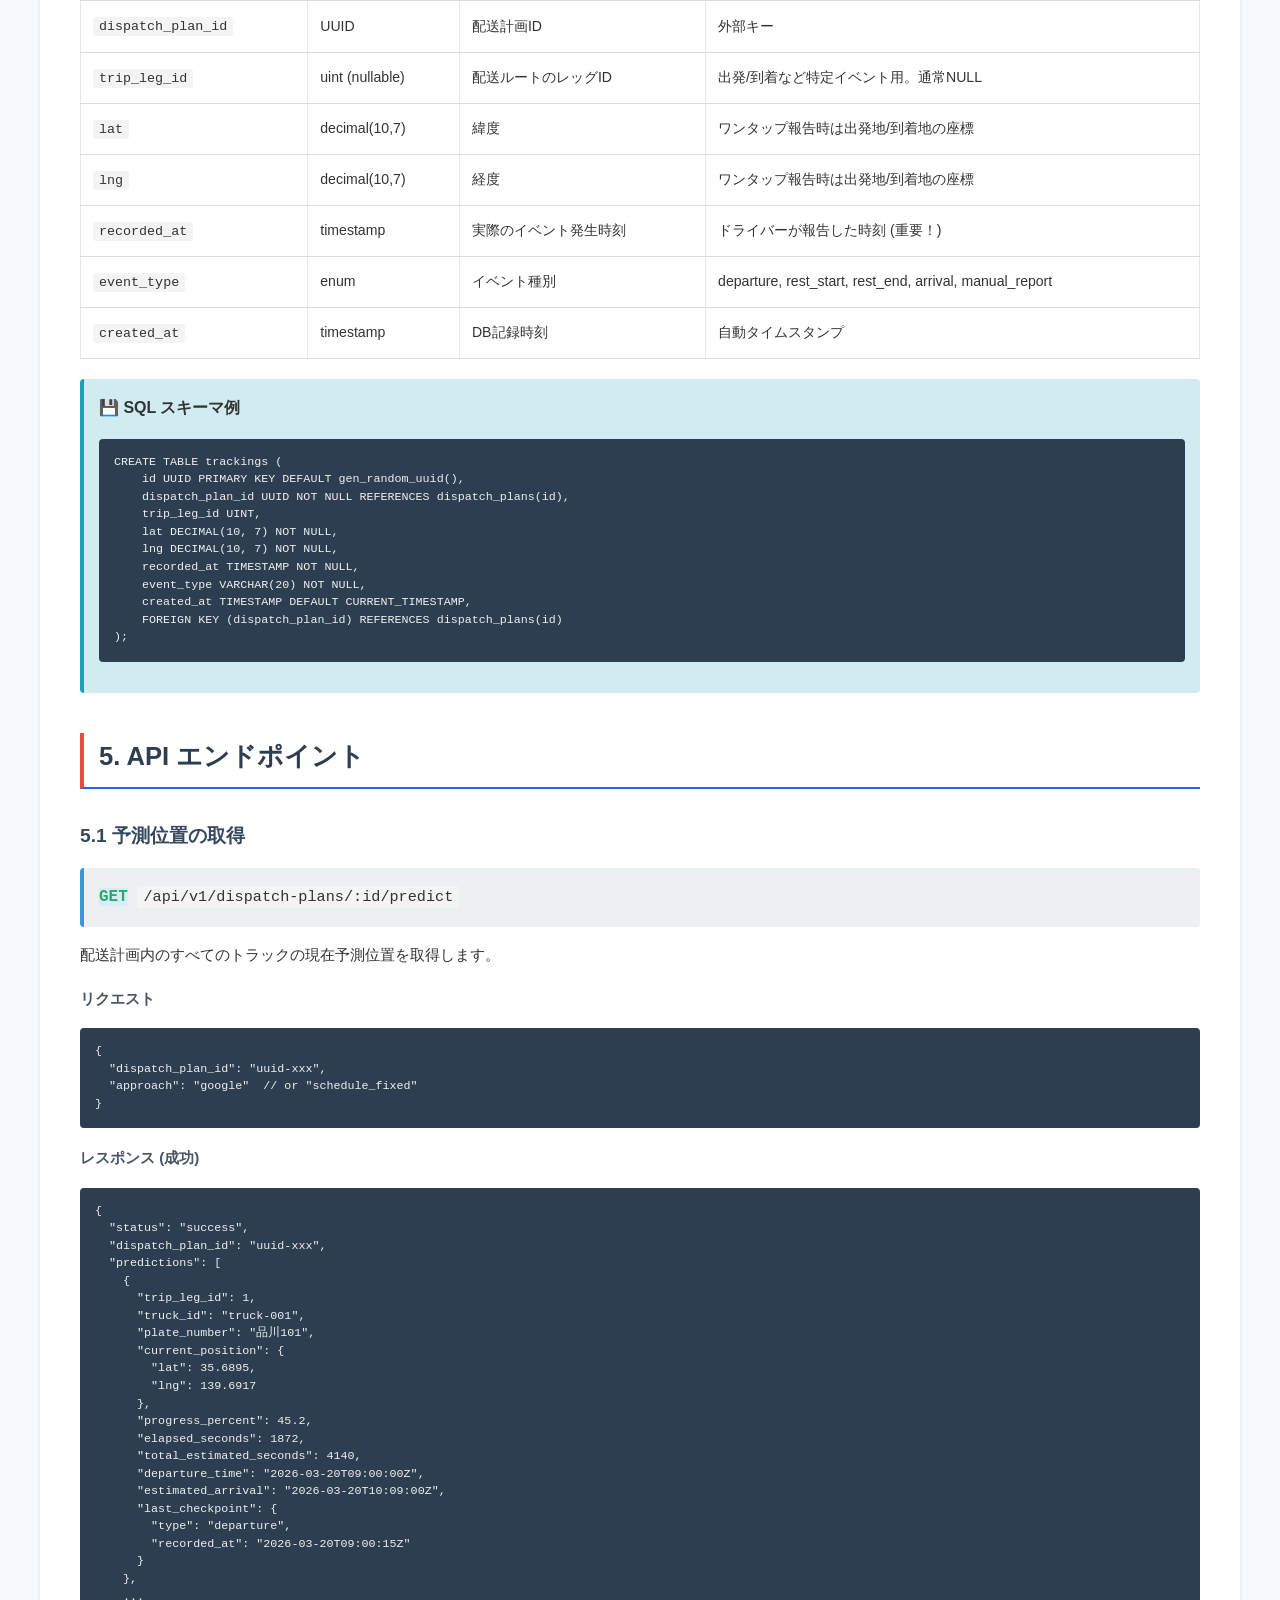
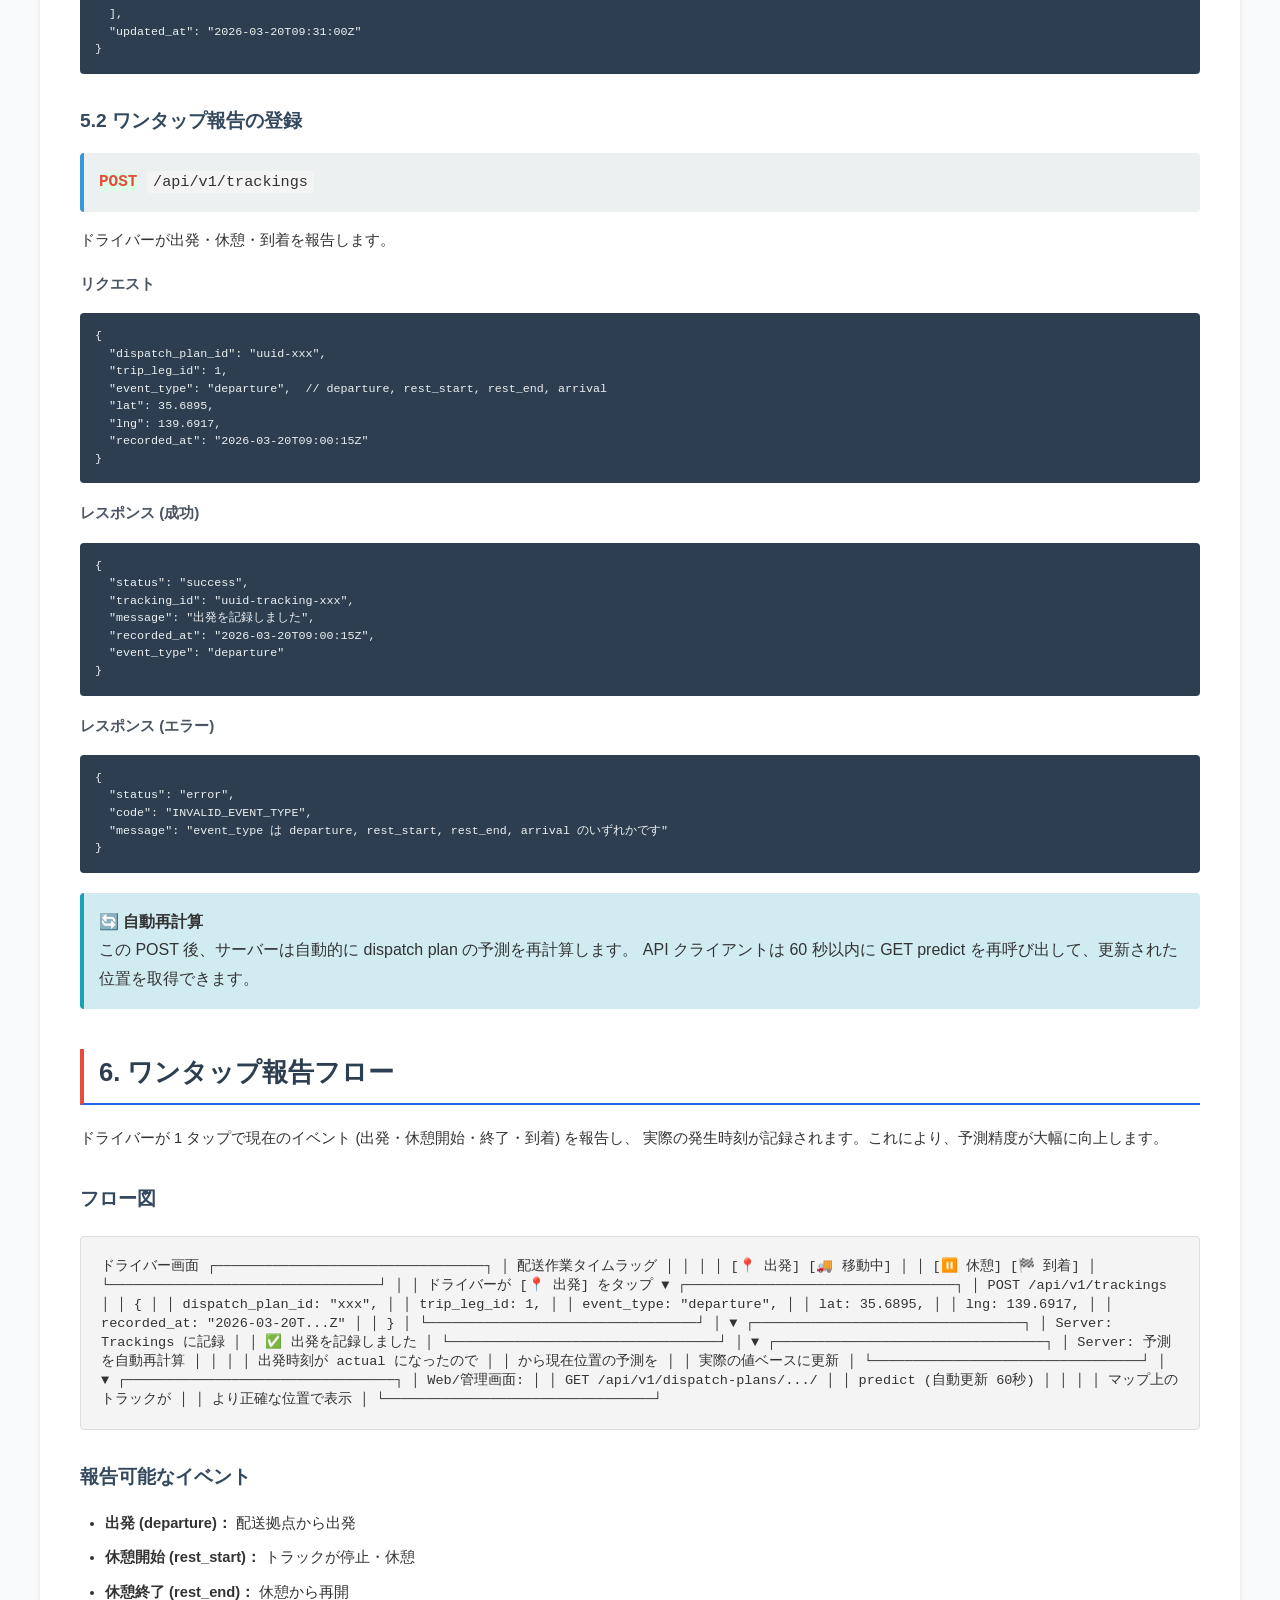
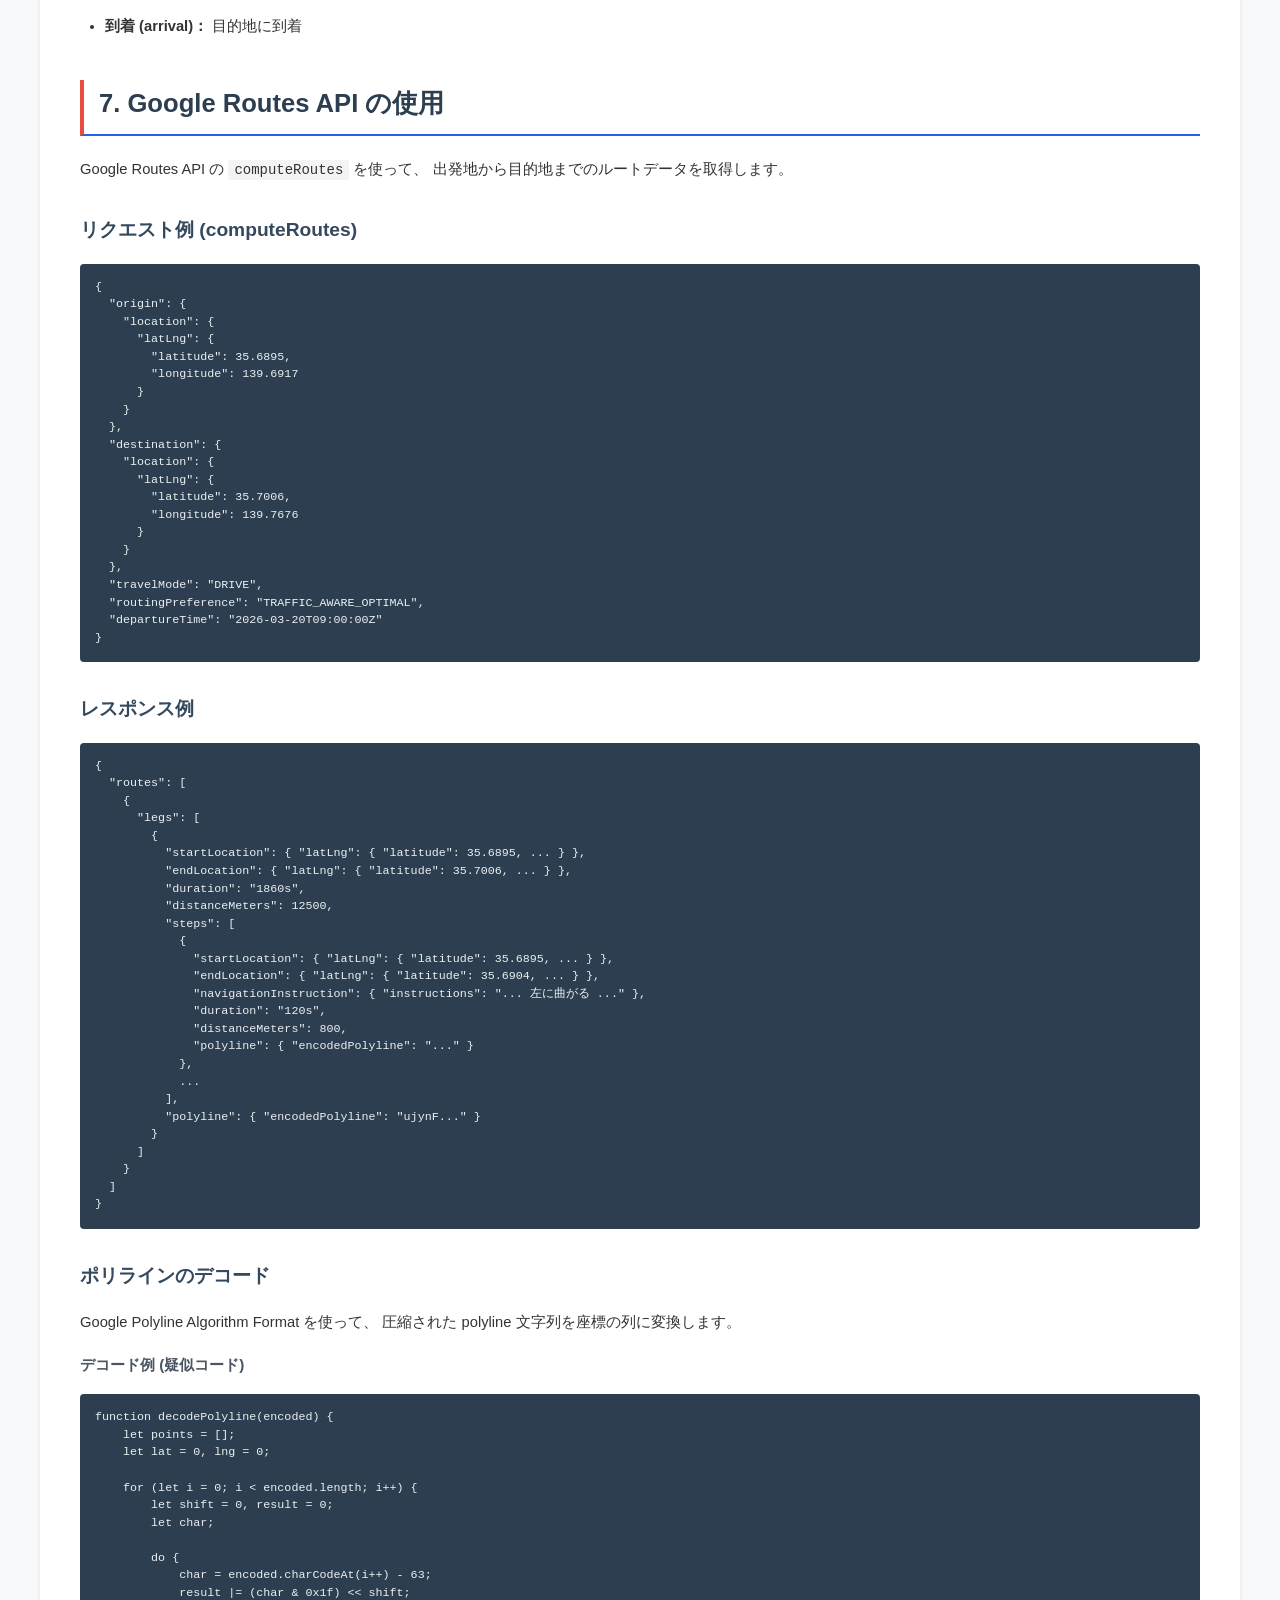
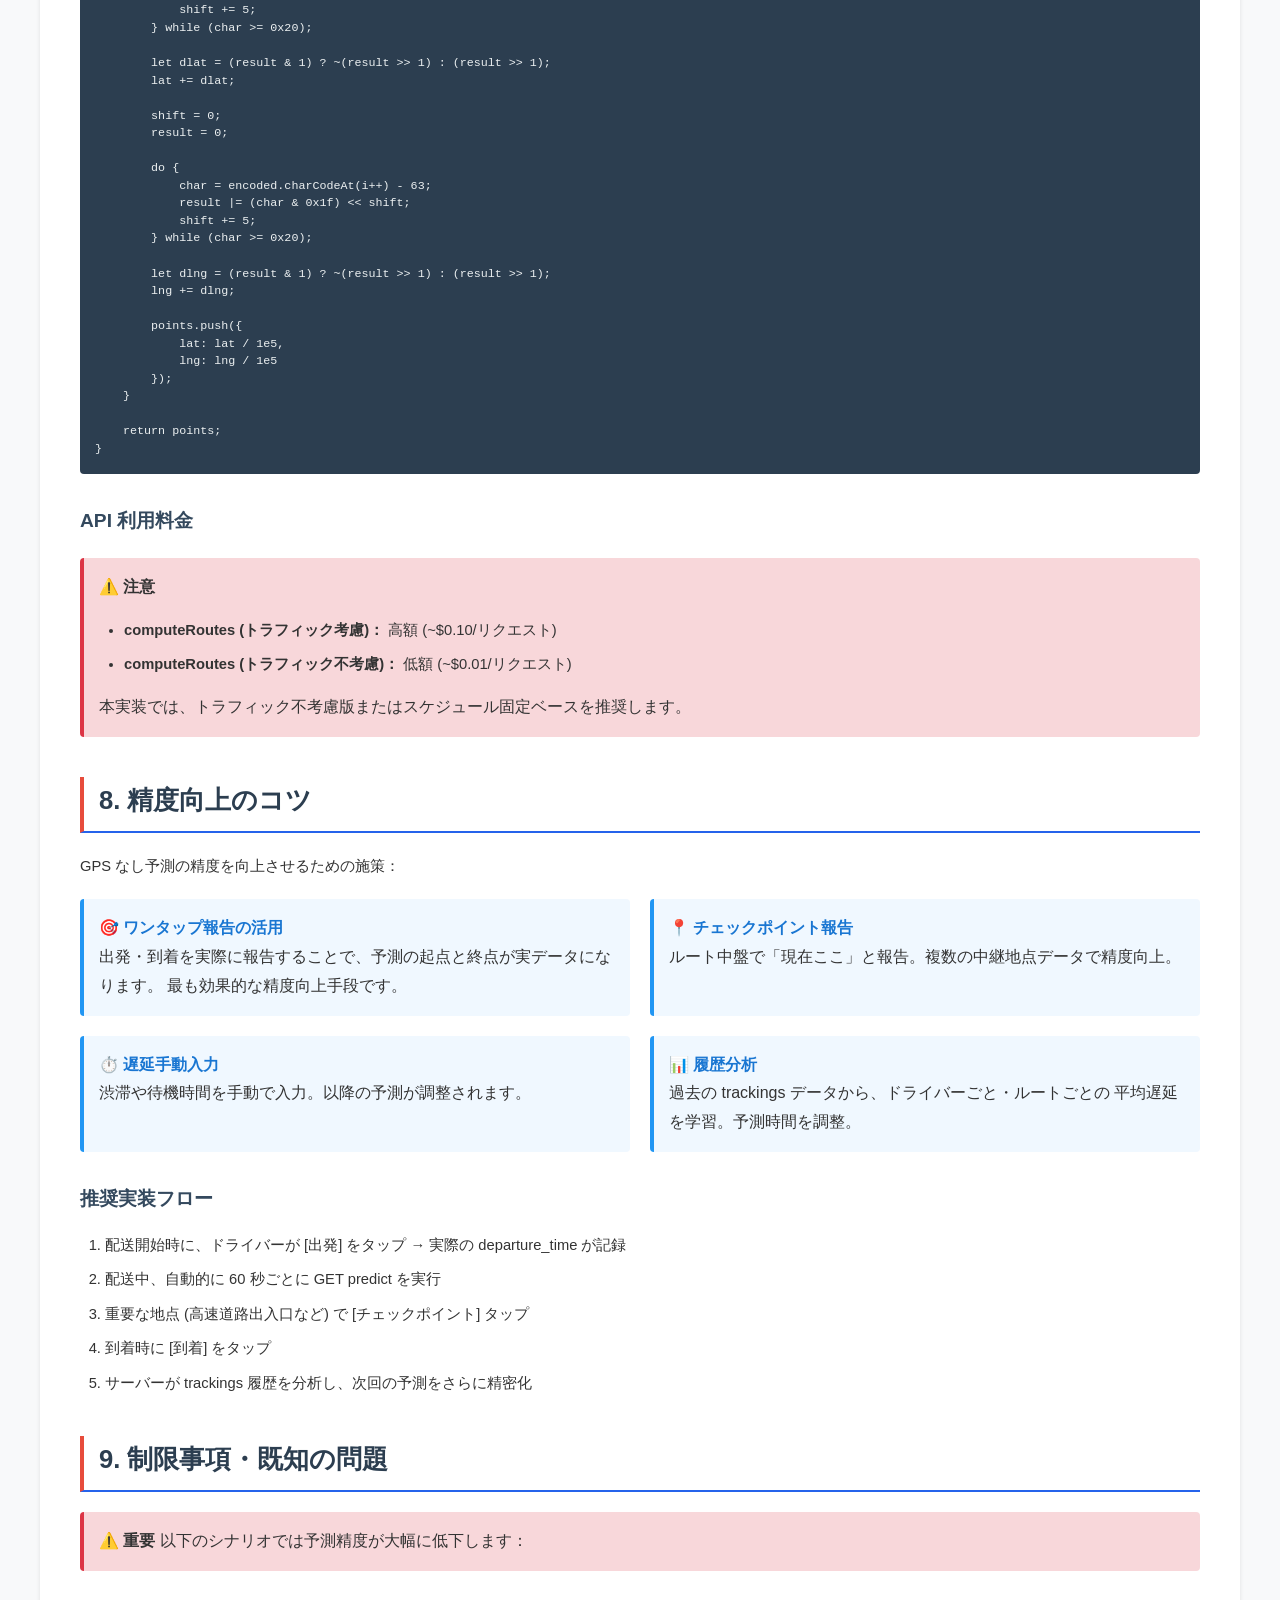
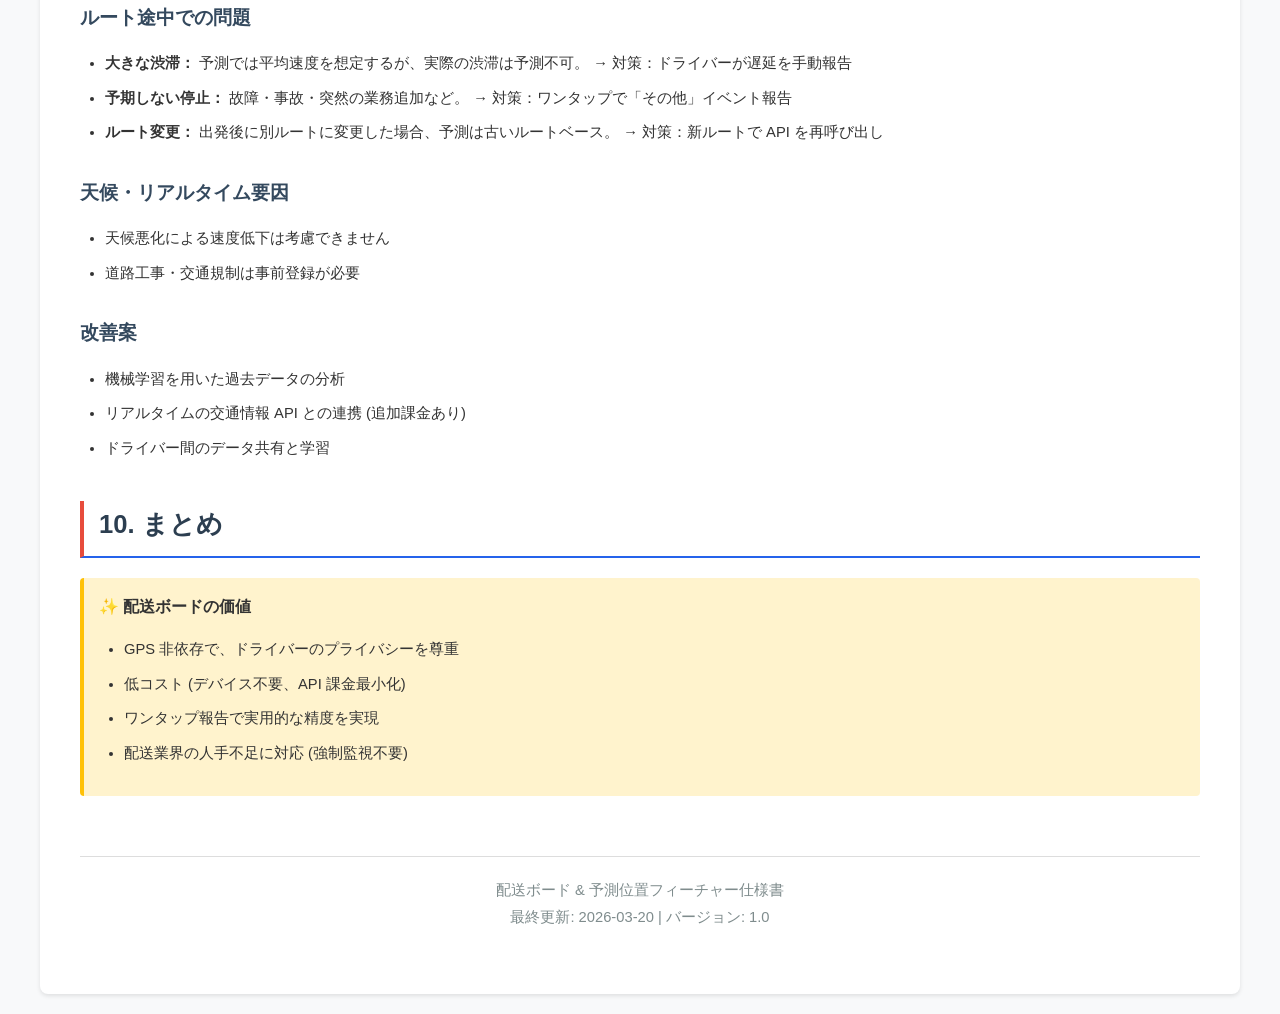
<file: docs/specs/dispatch-board.html>
<!DOCTYPE html>
<html lang="ja">
<head>
    <meta charset="UTF-8">
    <meta name="viewport" content="width=device-width, initial-scale=1.0">
    <title>配送ボード & 予測位置フィーチャー仕様書</title>
    <link rel="stylesheet" href="style.css">
    <style>
        body {
            font-family: -apple-system, BlinkMacSystemFont, 'Segoe UI', 'Noto Sans JP', sans-serif;
            line-height: 1.8;
            color: #333;
            background-color: #f8f9fa;
            margin: 0;
            padding: 20px;
        }
        .container {
            max-width: 1200px;
            margin: 0 auto;
            background-color: white;
            padding: 40px;
            border-radius: 8px;
            box-shadow: 0 2px 4px rgba(0,0,0,0.1);
        }
        header {
            border-bottom: 3px solid #2c3e50;
            padding-bottom: 20px;
            margin-bottom: 30px;
        }
        h1 {
            margin: 0;
            color: #2c3e50;
            font-size: 2.2em;
        }
        .breadcrumb {
            font-size: 0.9em;
            color: #7f8c8d;
            margin-top: 10px;
        }
        .breadcrumb a {
            color: #3498db;
            text-decoration: none;
        }
        .breadcrumb a:hover {
            text-decoration: underline;
        }
        h2 {
            color: #2c3e50;
            border-left: 4px solid #e74c3c;
            padding-left: 15px;
            margin-top: 40px;
            margin-bottom: 20px;
            font-size: 1.6em;
        }
        h3 {
            color: #34495e;
            margin-top: 30px;
            margin-bottom: 15px;
            font-size: 1.2em;
        }
        .section {
            margin-bottom: 40px;
        }
        .highlight {
            background-color: #fff3cd;
            border-left: 4px solid #ffc107;
            padding: 15px;
            margin: 20px 0;
            border-radius: 4px;
        }
        .note {
            background-color: #d1ecf1;
            border-left: 4px solid #17a2b8;
            padding: 15px;
            margin: 20px 0;
            border-radius: 4px;
        }
        .warning {
            background-color: #f8d7da;
            border-left: 4px solid #dc3545;
            padding: 15px;
            margin: 20px 0;
            border-radius: 4px;
        }
        code {
            background-color: #f4f4f4;
            padding: 2px 6px;
            border-radius: 3px;
            font-family: 'Courier New', monospace;
            font-size: 0.95em;
        }
        pre {
            background-color: #2c3e50;
            color: #ecf0f1;
            padding: 15px;
            border-radius: 4px;
            overflow-x: auto;
            font-size: 0.9em;
            line-height: 1.5;
        }
        table {
            width: 100%;
            border-collapse: collapse;
            margin: 20px 0;
        }
        th {
            background-color: #34495e;
            color: white;
            padding: 12px;
            text-align: left;
            font-weight: 600;
        }
        td {
            padding: 12px;
            border-bottom: 1px solid #ddd;
        }
        tr:hover {
            background-color: #f5f5f5;
        }
        .diagram {
            background-color: #f4f4f4;
            border: 1px solid #ddd;
            padding: 20px;
            margin: 20px 0;
            border-radius: 4px;
            overflow-x: auto;
            font-family: 'Courier New', monospace;
            font-size: 0.85em;
            line-height: 1.4;
        }
        .wireframe {
            background-color: #f9f9f9;
            border: 2px dashed #bbb;
            padding: 20px;
            margin: 20px 0;
            border-radius: 4px;
            font-family: 'Courier New', monospace;
            font-size: 0.8em;
            line-height: 1.3;
            overflow-x: auto;
        }
        .api-endpoint {
            background-color: #ecf0f1;
            border-left: 4px solid #3498db;
            padding: 15px;
            margin: 15px 0;
            border-radius: 4px;
            font-family: 'Courier New', monospace;
        }
        .method-get {
            color: #27ae60;
            font-weight: bold;
        }
        .method-post {
            color: #e74c3c;
            font-weight: bold;
        }
        ul, ol {
            margin: 15px 0;
            padding-left: 25px;
        }
        li {
            margin: 8px 0;
        }
        footer {
            border-top: 1px solid #ddd;
            margin-top: 60px;
            padding-top: 20px;
            text-align: center;
            color: #7f8c8d;
            font-size: 0.9em;
        }
        .key-diff {
            background: linear-gradient(135deg, #667eea 0%, #764ba2 100%);
            color: white;
            padding: 30px;
            border-radius: 8px;
            margin: 20px 0;
            font-size: 1.1em;
        }
        .feature-list {
            display: grid;
            grid-template-columns: 1fr 1fr;
            gap: 20px;
            margin: 20px 0;
        }
        .feature-item {
            background-color: #f0f8ff;
            border-left: 4px solid #2196F3;
            padding: 15px;
            border-radius: 4px;
        }
        .feature-item strong {
            color: #1976D2;
        }
    </style>
</head>
<body>
    <div class="container">
        <!-- ヘッダー -->
        <header>
            <h1>📍 配送ボード & 予測位置フィーチャー</h1>
            <div class="breadcrumb">
                <a href="../">仕様書</a> / <a href="../">API</a> / 配送ボード
            </div>
        </header>

        <!-- キーディファレンシエータ -->
        <div class="key-diff">
            <strong>🎯 プラットフォームの最大の差別化要因</strong><br>
            <br>
            GPS なし で配送トラックの位置を予測します。<br>
            出発時刻・到着予定時刻 + ルートデータから、現在位置を算出・補間します。
        </div>

        <!-- 概要 -->
        <section class="section">
            <h2>1. 概要</h2>
            <p>
                配送ボードは、複数のトラック配送ルートを 1 つのマップ上にリアルタイムで表示し、
                各トラックの現在位置を <strong>予測</strong> するシステムです。
                GPS は使用せず、出発時刻・到着予定時刻・ルートデータから位置を算出します。
            </p>

            <h3>なぜ GPS ではなく予測を使うのか</h3>
            <ul>
                <li><strong>ドライバーが嫌がる：</strong> GPS 24 時間監視は信頼を損ないます</li>
                <li><strong>ドライバー不足：</strong> 監視を強制できない現状があります</li>
                <li><strong>十分な精度：</strong> 社内配送管理には、ざっくりした位置予測で十分です</li>
                <li><strong>プライバシー：</strong> 個人のプライバシーを尊重できます</li>
                <li><strong>低コスト：</strong> GPS デバイス購入・維持費不要です</li>
            </ul>

            <div class="note">
                <strong>💡 ワンタップ報告で精度向上</strong><br>
                出発・休憩開始/終了・到着を、ドライバーが任意で報告できます。
                実際の発生時刻が記録され、予測の精度が大幅に向上します。
            </div>
        </section>

        <!-- 予測アルゴリズム -->
        <section class="section">
            <h2>2. 予測位置アルゴリズム</h2>
            <p>
                ルート上の現在位置を以下の手順で計算します：
            </p>

            <h3>ステップバイステップ説明</h3>
            <ol>
                <li>
                    <strong>ルート取得：</strong> Google Routes API の <code>computeRoutes</code> で
                    出発地 → 目的地のルート を取得
                </li>
                <li>
                    <strong>ポリラインデコード：</strong> ルートの polyline を座標の列に変換</li>
                <li>
                    <strong>ステップ別の経過時間を累積：</strong> 各ステップの duration を積み上げて、
                    ルート上の各地点での累積時間を記録
                </li>
                <li>
                    <strong>経過時間を計算：</strong> 出発時刻 から 現在時刻 までの差分を算出</li>
                <li>
                    <strong>ルート上の位置を特定：</strong> 累積時間がちょうど経過時間に一致する
                    ポリラインのセグメントを見つける
                </li>
                <li>
                    <strong>補間：</strong> そのセグメント内で線形補間し、正確な座標 (lat, lng) を求める</li>
            </ol>

            <div class="diagram">
┌─────────────────────────────────────────────────────────────┐
│  配送ボード予測位置アルゴリズム (ASCII Diagram)             │
├─────────────────────────────────────────────────────────────┤
│                                                               │
│  [出発時刻] [到着予定時刻] [Google Routes API]              │
│      │              │                 │                      │
│      └──────────┬───┴──────────────────┘                    │
│               Google Routes API                              │
│               computeRoutes 呼び出し                         │
│                    │                                         │
│                    ▼                                         │
│         ┌─────────────────────┐                             │
│         │ ルートデータ取得      │                             │
│         │ - Polyline 含む     │                             │
│         │ - Steps 列          │                             │
│         └─────────────────────┘                             │
│                    │                                         │
│                    ▼                                         │
│         ┌─────────────────────┐                             │
│         │ Polyline デコード    │                             │
│         │ → 座標列に変換       │                             │
│         │ [(lat1,lng1), ...]  │                             │
│         └─────────────────────┘                             │
│                    │                                         │
│                    ▼                                         │
│         ┌─────────────────────┐                             │
│         │ 経過時間を積み上げ    │                             │
│         │ Step1: 5分           │ → cumTime = [0, 5, ...]   │
│         │ Step2: 3分 (計8分)   │                             │
│         │ ...                 │                             │
│         └─────────────────────┘                             │
│                    │                                         │
│                    ▼                                         │
│         ┌─────────────────────┐                             │
│         │ 現在の経過時間       │                             │
│         │ elapsed = now() -    │                             │
│         │ departure_time      │                             │
│         └─────────────────────┘                             │
│                    │                                         │
│                    ▼                                         │
│         ┌─────────────────────┐                             │
│         │ ポリライン上の       │                             │
│         │ セグメント検索       │                             │
│         │ elapsed ∈ [t1, t2]  │                             │
│         └─────────────────────┘                             │
│                    │                                         │
│                    ▼                                         │
│         ┌─────────────────────┐                             │
│         │ 線形補間             │                             │
│         │ progress = (elapsed  │                             │
│         │ - t1) / (t2 - t1)   │                             │
│         │ lat = lat1 +         │                             │
│         │ progress * (lat2-lat1)  │                          │
│         └─────────────────────┘                             │
│                    │                                         │
│                    ▼                                         │
│         ┌─────────────────────┐                             │
│         │ ✅ 予測位置 (lat, lng) │                             │
│         └─────────────────────┘                             │
│                                                               │
└─────────────────────────────────────────────────────────────┘
            </div>

            <h3>2つの時間計算アプローチ</h3>
            <table>
                <thead>
                    <tr>
                        <th>アプローチ</th>
                        <th>説明</th>
                        <th>推奨</th>
                    </tr>
                </thead>
                <tbody>
                    <tr>
                        <td><strong>A) Google 予測ベース</strong></td>
                        <td>
                            Google Routes API の traffic-aware duration を使用。
                            実際の渋滞を考慮した移動時間を使う。
                        </td>
                        <td>✅ 推奨</td>
                    </tr>
                    <tr>
                        <td><strong>B) スケジュール固定ベース</strong></td>
                        <td>
                            出発時刻と到着時刻から逆算。
                            ルート進行度が時間進行度と同じと仮定 (50% 時間 = 50% 進行度)
                        </td>
                        <td>シンプル</td>
                    </tr>
                </tbody>
            </table>

            <div class="highlight">
                <strong>⚠️ トラフィック課金回避</strong><br>
                Google Routes API の traffic-aware option は課金対象です。
                必要に応じて、スケジュール固定ベースで対応できるよう設計しています。
            </div>
        </section>

        <!-- UI ワイヤーフレーム -->
        <section class="section">
            <h2>3. UI ワイヤーフレーム</h2>
            <p>配送ボード画面のレイアウト：</p>
            <div class="wireframe">
╔═══════════════════════════════════════════════════════════════════════════╗
║                          配送ボード (Dispatch Board)                        ║
╠═══════════════════════════════════════════════════════════════════════════╣
║                                                                            ║
║  ┌────────────────────────────────────────────────────────────────────┐  ║
║  │  [🔄 更新] [設定]  配送計画 ID: #2024-03-20-001                   │  ║
║  │                                                                    │  ║
║  │  ┌──────────────────────────────────────────────────────────────┐ │  ║
║  │  │                     Google Map                              │ │  ║
║  │  │   ┌─────────────────────────────────────────────────────┐  │ │  ║
║  │  │   │                                                     │  │ │  ║
║  │  │   │        ━━━━━━ ルート A (赤)                         │  │ │  ║
║  │  │   │      ◆━━━━━━◆                    🚚              │  │ │  ║
║  │  │   │    出発地         ← 現在位置   到着地              │  │ │  ║
║  │  │   │                   📍 (補間)                        │  │ │  ║
║  │  │   │                                                     │  │ │  ║
║  │  │   │     ┏━━━━━━┓ ルート B (青)                          │  │ │  ║
║  │  │   │   ◆━━━━◆      🚚                                │  │ │  ║
║  │  │   │ 出発地  現在位置  到着地                            │  │ │  ║
║  │  │   │                                                     │  │ │  ║
║  │  │   │  ━━━━━━━━━━━━ ルート C (緑)                       │  │ │  ║
║  │  │   │ ◆                        🚚 ◆                    │  │ │  ║
║  │  │   │ 出発地                  現在位置  到着地            │  │ │  ║
║  │  │   │                                                     │  │ │  ║
║  │  │   └─────────────────────────────────────────────────────┘  │ │  ║
║  │  │   🔴 ルートA  🔵 ルートB  🟢 ルートC                       │ │  ║
║  │  └──────────────────────────────────────────────────────────────┘ │  ║
║  └────────────────────────────────────────────────────────────────────┘  ║
║                                                                            ║
║  ┌────────────────────────────────────────────────────────────────────┐  ║
║  │  配送トラック一覧                                                    │  ║
║  ├────────────────────────────────────────────────────────────────────┤  ║
║  │ ID  │ ナンバープレート │ ルート │ 進捗度 │ 状態    │ 帰り荷 │ アクション │  ║
║  ├─────┼─────────────────┼────────┼────────┼─────────┼────────┼─────────┤  ║
║  │ #1  │ 品川 101        │ A      │ 45%    │ 移動中  │ 無    │ [詳細]  │  ║
║  │ #2  │ 品川 102        │ B      │ 23%    │ 移動中  │ あり  │ [詳細]  │  ║
║  │ #3  │ 品川 103        │ C      │ 89%    │ 到着予定│ 確認中│ [詳細]  │  ║
║  │     │                │        │        │        │       │         │  ║
║  │ [+ トラック追加]                                                      │  ║
║  └────────────────────────────────────────────────────────────────────┘  ║
║                                                                            ║
║  最終更新: 2026-03-20 14:23:45  [自動更新中 60秒ごと]                     ║
╚═══════════════════════════════════════════════════════════════════════════╝
            </div>

            <h3>マップ上の要素</h3>
            <ul>
                <li><strong>ポリライン：</strong> ルートを色分け (赤/青/緑など) で表示</li>
                <li><strong>マーカー：</strong> 出発地 (◆)、現在位置 (📍)、到着地 (◆)</li>
                <li><strong>トラックアイコン：</strong> 🚚 で各トラックの予測位置を表示</li>
            </ul>

            <h3>トラック一覧テーブル</h3>
            <ul>
                <li><strong>ID：</strong> トラック ID</li>
                <li><strong>ナンバープレート：</strong> トラック識別</li>
                <li><strong>ルート：</strong> 割り当てられたルート (A/B/C...)</li>
                <li><strong>進捗度：</strong> ルート全体に対する進行度 (0～100%)</li>
                <li><strong>状態：</strong> 移動中 / 到着予定 / 到着済み など</li>
                <li><strong>帰り荷：</strong> 返却荷物の有無 (無/あり/確認中)</li>
                <li><strong>アクション：</strong> 詳細表示ボタン</li>
            </ul>
        </section>

        <!-- トラッキング DB スキーマ -->
        <section class="section">
            <h2>4. Trackings テーブル</h2>
            <p>
                ワンタップ報告や自動記録をすべて記録するテーブル。
                この履歴から、予測位置の精度を継続的に向上させます。
            </p>

            <table>
                <thead>
                    <tr>
                        <th>カラム</th>
                        <th>型</th>
                        <th>説明</th>
                        <th>備考</th>
                    </tr>
                </thead>
                <tbody>
                    <tr>
                        <td><code>id</code></td>
                        <td>UUID</td>
                        <td>一意の記録ID</td>
                        <td>主キー</td>
                    </tr>
                    <tr>
                        <td><code>dispatch_plan_id</code></td>
                        <td>UUID</td>
                        <td>配送計画ID</td>
                        <td>外部キー</td>
                    </tr>
                    <tr>
                        <td><code>trip_leg_id</code></td>
                        <td>uint (nullable)</td>
                        <td>配送ルートのレッグID</td>
                        <td>出発/到着など特定イベント用。通常NULL</td>
                    </tr>
                    <tr>
                        <td><code>lat</code></td>
                        <td>decimal(10,7)</td>
                        <td>緯度</td>
                        <td>ワンタップ報告時は出発地/到着地の座標</td>
                    </tr>
                    <tr>
                        <td><code>lng</code></td>
                        <td>decimal(10,7)</td>
                        <td>経度</td>
                        <td>ワンタップ報告時は出発地/到着地の座標</td>
                    </tr>
                    <tr>
                        <td><code>recorded_at</code></td>
                        <td>timestamp</td>
                        <td>実際のイベント発生時刻</td>
                        <td>ドライバーが報告した時刻 (重要！)</td>
                    </tr>
                    <tr>
                        <td><code>event_type</code></td>
                        <td>enum</td>
                        <td>イベント種別</td>
                        <td>departure, rest_start, rest_end, arrival, manual_report</td>
                    </tr>
                    <tr>
                        <td><code>created_at</code></td>
                        <td>timestamp</td>
                        <td>DB記録時刻</td>
                        <td>自動タイムスタンプ</td>
                    </tr>
                </tbody>
            </table>

            <div class="note">
                <strong>💾 SQL スキーマ例</strong>
                <pre>CREATE TABLE trackings (
    id UUID PRIMARY KEY DEFAULT gen_random_uuid(),
    dispatch_plan_id UUID NOT NULL REFERENCES dispatch_plans(id),
    trip_leg_id UINT,
    lat DECIMAL(10, 7) NOT NULL,
    lng DECIMAL(10, 7) NOT NULL,
    recorded_at TIMESTAMP NOT NULL,
    event_type VARCHAR(20) NOT NULL,
    created_at TIMESTAMP DEFAULT CURRENT_TIMESTAMP,
    FOREIGN KEY (dispatch_plan_id) REFERENCES dispatch_plans(id)
);</pre>
            </div>
        </section>

        <!-- API エンドポイント -->
        <section class="section">
            <h2>5. API エンドポイント</h2>

            <h3>5.1 予測位置の取得</h3>
            <div class="api-endpoint">
                <span class="method-get">GET</span> <code>/api/v1/dispatch-plans/:id/predict</code>
            </div>
            <p>配送計画内のすべてのトラックの現在予測位置を取得します。</p>

            <h4>リクエスト</h4>
            <pre>{
  "dispatch_plan_id": "uuid-xxx",
  "approach": "google"  // or "schedule_fixed"
}</pre>

            <h4>レスポンス (成功)</h4>
            <pre>{
  "status": "success",
  "dispatch_plan_id": "uuid-xxx",
  "predictions": [
    {
      "trip_leg_id": 1,
      "truck_id": "truck-001",
      "plate_number": "品川101",
      "current_position": {
        "lat": 35.6895,
        "lng": 139.6917
      },
      "progress_percent": 45.2,
      "elapsed_seconds": 1872,
      "total_estimated_seconds": 4140,
      "departure_time": "2026-03-20T09:00:00Z",
      "estimated_arrival": "2026-03-20T10:09:00Z",
      "last_checkpoint": {
        "type": "departure",
        "recorded_at": "2026-03-20T09:00:15Z"
      }
    },
    ...
  ],
  "updated_at": "2026-03-20T09:31:00Z"
}</pre>

            <h3>5.2 ワンタップ報告の登録</h3>
            <div class="api-endpoint">
                <span class="method-post">POST</span> <code>/api/v1/trackings</code>
            </div>
            <p>ドライバーが出発・休憩・到着を報告します。</p>

            <h4>リクエスト</h4>
            <pre>{
  "dispatch_plan_id": "uuid-xxx",
  "trip_leg_id": 1,
  "event_type": "departure",  // departure, rest_start, rest_end, arrival
  "lat": 35.6895,
  "lng": 139.6917,
  "recorded_at": "2026-03-20T09:00:15Z"
}</pre>

            <h4>レスポンス (成功)</h4>
            <pre>{
  "status": "success",
  "tracking_id": "uuid-tracking-xxx",
  "message": "出発を記録しました",
  "recorded_at": "2026-03-20T09:00:15Z",
  "event_type": "departure"
}</pre>

            <h4>レスポンス (エラー)</h4>
            <pre>{
  "status": "error",
  "code": "INVALID_EVENT_TYPE",
  "message": "event_type は departure, rest_start, rest_end, arrival のいずれかです"
}</pre>

            <div class="note">
                <strong>🔄 自動再計算</strong><br>
                この POST 後、サーバーは自動的に dispatch plan の予測を再計算します。
                API クライアントは 60 秒以内に GET predict を再呼び出して、更新された位置を取得できます。
            </div>
        </section>

        <!-- ワンタップ報告フロー -->
        <section class="section">
            <h2>6. ワンタップ報告フロー</h2>
            <p>
                ドライバーが 1 タップで現在のイベント (出発・休憩開始・終了・到着) を報告し、
                実際の発生時刻が記録されます。これにより、予測精度が大幅に向上します。
            </p>

            <h3>フロー図</h3>
            <div class="diagram">
 ドライバー画面
  ┌─────────────────────────────────┐
  │  配送作業タイムラッグ             │
  │                                  │
  │  [📍 出発]  [🚚 移動中]          │
  │  [⏸️  休憩] [🏁 到着]           │
  └─────────────────────────────────┘
              │
              │ ドライバーが [📍 出発] をタップ
              ▼
  ┌─────────────────────────────────┐
  │ POST /api/v1/trackings           │
  │ {                                │
  │   dispatch_plan_id: "xxx",       │
  │   trip_leg_id: 1,                │
  │   event_type: "departure",       │
  │   lat: 35.6895,                  │
  │   lng: 139.6917,                 │
  │   recorded_at: "2026-03-20T...Z" │
  │ }                                │
  └─────────────────────────────────┘
              │
              ▼
  ┌─────────────────────────────────┐
  │ Server: Trackings に記録         │
  │ ✅ 出発を記録しました             │
  └─────────────────────────────────┘
              │
              ▼
  ┌─────────────────────────────────┐
  │ Server: 予測を自動再計算          │
  │                                  │
  │ 出発時刻が actual になったので   │
  │ から現在位置の予測を               │
  │ 実際の値ベースに更新              │
  └─────────────────────────────────┘
              │
              ▼
  ┌─────────────────────────────────┐
  │ Web/管理画面:                    │
  │ GET /api/v1/dispatch-plans/.../ │
  │     predict (自動更新 60秒)       │
  │                                  │
  │ マップ上のトラックが               │
  │ より正確な位置で表示               │
  └─────────────────────────────────┘
            </div>

            <h3>報告可能なイベント</h3>
            <ul>
                <li><strong>出発 (departure)：</strong> 配送拠点から出発</li>
                <li><strong>休憩開始 (rest_start)：</strong> トラックが停止・休憩</li>
                <li><strong>休憩終了 (rest_end)：</strong> 休憩から再開</li>
                <li><strong>到着 (arrival)：</strong> 目的地に到着</li>
            </ul>
        </section>

        <!-- Google Routes API の使用 -->
        <section class="section">
            <h2>7. Google Routes API の使用</h2>
            <p>
                Google Routes API の <code>computeRoutes</code> を使って、
                出発地から目的地までのルートデータを取得します。
            </p>

            <h3>リクエスト例 (computeRoutes)</h3>
            <pre>{
  "origin": {
    "location": {
      "latLng": {
        "latitude": 35.6895,
        "longitude": 139.6917
      }
    }
  },
  "destination": {
    "location": {
      "latLng": {
        "latitude": 35.7006,
        "longitude": 139.7676
      }
    }
  },
  "travelMode": "DRIVE",
  "routingPreference": "TRAFFIC_AWARE_OPTIMAL",
  "departureTime": "2026-03-20T09:00:00Z"
}</pre>

            <h3>レスポンス例</h3>
            <pre>{
  "routes": [
    {
      "legs": [
        {
          "startLocation": { "latLng": { "latitude": 35.6895, ... } },
          "endLocation": { "latLng": { "latitude": 35.7006, ... } },
          "duration": "1860s",
          "distanceMeters": 12500,
          "steps": [
            {
              "startLocation": { "latLng": { "latitude": 35.6895, ... } },
              "endLocation": { "latLng": { "latitude": 35.6904, ... } },
              "navigationInstruction": { "instructions": "... 左に曲がる ..." },
              "duration": "120s",
              "distanceMeters": 800,
              "polyline": { "encodedPolyline": "..." }
            },
            ...
          ],
          "polyline": { "encodedPolyline": "ujynF..." }
        }
      ]
    }
  ]
}</pre>

            <h3>ポリラインのデコード</h3>
            <p>
                Google Polyline Algorithm Format を使って、
                圧縮された polyline 文字列を座標の列に変換します。
            </p>

            <h4>デコード例 (疑似コード)</h4>
            <pre>function decodePolyline(encoded) {
    let points = [];
    let lat = 0, lng = 0;

    for (let i = 0; i &lt; encoded.length; i++) {
        let shift = 0, result = 0;
        let char;

        do {
            char = encoded.charCodeAt(i++) - 63;
            result |= (char & 0x1f) &lt;&lt; shift;
            shift += 5;
        } while (char &gt;= 0x20);

        let dlat = (result & 1) ? ~(result &gt;&gt; 1) : (result &gt;&gt; 1);
        lat += dlat;

        shift = 0;
        result = 0;

        do {
            char = encoded.charCodeAt(i++) - 63;
            result |= (char & 0x1f) &lt;&lt; shift;
            shift += 5;
        } while (char &gt;= 0x20);

        let dlng = (result & 1) ? ~(result &gt;&gt; 1) : (result &gt;&gt; 1);
        lng += dlng;

        points.push({
            lat: lat / 1e5,
            lng: lng / 1e5
        });
    }

    return points;
}</pre>

            <h3>API 利用料金</h3>
            <div class="warning">
                <strong>⚠️ 注意</strong><br>
                <ul>
                    <li><strong>computeRoutes (トラフィック考慮)：</strong>
                        高額 (~$0.10/リクエスト)</li>
                    <li><strong>computeRoutes (トラフィック不考慮)：</strong>
                        低額 (~$0.01/リクエスト)</li>
                </ul>
                本実装では、トラフィック不考慮版またはスケジュール固定ベースを推奨します。
            </div>
        </section>

        <!-- 精度向上のコツ -->
        <section class="section">
            <h2>8. 精度向上のコツ</h2>
            <p>
                GPS なし予測の精度を向上させるための施策：
            </p>

            <div class="feature-list">
                <div class="feature-item">
                    <strong>🎯 ワンタップ報告の活用</strong><br>
                    出発・到着を実際に報告することで、予測の起点と終点が実データになります。
                    最も効果的な精度向上手段です。
                </div>
                <div class="feature-item">
                    <strong>📍 チェックポイント報告</strong><br>
                    ルート中盤で「現在ここ」と報告。複数の中継地点データで精度向上。
                </div>
                <div class="feature-item">
                    <strong>⏱️ 遅延手動入力</strong><br>
                    渋滞や待機時間を手動で入力。以降の予測が調整されます。
                </div>
                <div class="feature-item">
                    <strong>📊 履歴分析</strong><br>
                    過去の trackings データから、ドライバーごと・ルートごとの
                    平均遅延を学習。予測時間を調整。
                </div>
            </div>

            <h3>推奨実装フロー</h3>
            <ol>
                <li>配送開始時に、ドライバーが [出発] をタップ → 実際の departure_time が記録</li>
                <li>配送中、自動的に 60 秒ごとに GET predict を実行</li>
                <li>重要な地点 (高速道路出入口など) で [チェックポイント] タップ</li>
                <li>到着時に [到着] をタップ</li>
                <li>サーバーが trackings 履歴を分析し、次回の予測をさらに精密化</li>
            </ol>
        </section>

        <!-- 制限事項 -->
        <section class="section">
            <h2>9. 制限事項・既知の問題</h2>
            <div class="warning">
                <strong>⚠️ 重要</strong> 以下のシナリオでは予測精度が大幅に低下します：
            </div>

            <h3>ルート途中での問題</h3>
            <ul>
                <li><strong>大きな渋滞：</strong>
                    予測では平均速度を想定するが、実際の渋滞は予測不可。
                    → 対策：ドライバーが遅延を手動報告</li>
                <li><strong>予期しない停止：</strong>
                    故障・事故・突然の業務追加など。
                    → 対策：ワンタップで「その他」イベント報告</li>
                <li><strong>ルート変更：</strong>
                    出発後に別ルートに変更した場合、予測は古いルートベース。
                    → 対策：新ルートで API を再呼び出し</li>
            </ul>

            <h3>天候・リアルタイム要因</h3>
            <ul>
                <li>天候悪化による速度低下は考慮できません</li>
                <li>道路工事・交通規制は事前登録が必要</li>
            </ul>

            <h3>改善案</h3>
            <ul>
                <li>機械学習を用いた過去データの分析</li>
                <li>リアルタイムの交通情報 API との連携 (追加課金あり)</li>
                <li>ドライバー間のデータ共有と学習</li>
            </ul>
        </section>

        <!-- まとめ -->
        <section class="section">
            <h2>10. まとめ</h2>
            <div class="highlight">
                <strong>✨ 配送ボードの価値</strong>
                <ul>
                    <li>GPS 非依存で、ドライバーのプライバシーを尊重</li>
                    <li>低コスト (デバイス不要、API 課金最小化)</li>
                    <li>ワンタップ報告で実用的な精度を実現</li>
                    <li>配送業界の人手不足に対応 (強制監視不要)</li>
                </ul>
            </div>
        </section>

        <!-- フッター -->
        <footer>
            <p>配送ボード & 予測位置フィーチャー仕様書</p>
            <p>最終更新: 2026-03-20 | バージョン: 1.0</p>
        </footer>
    </div>
</body>
</html>
</file>
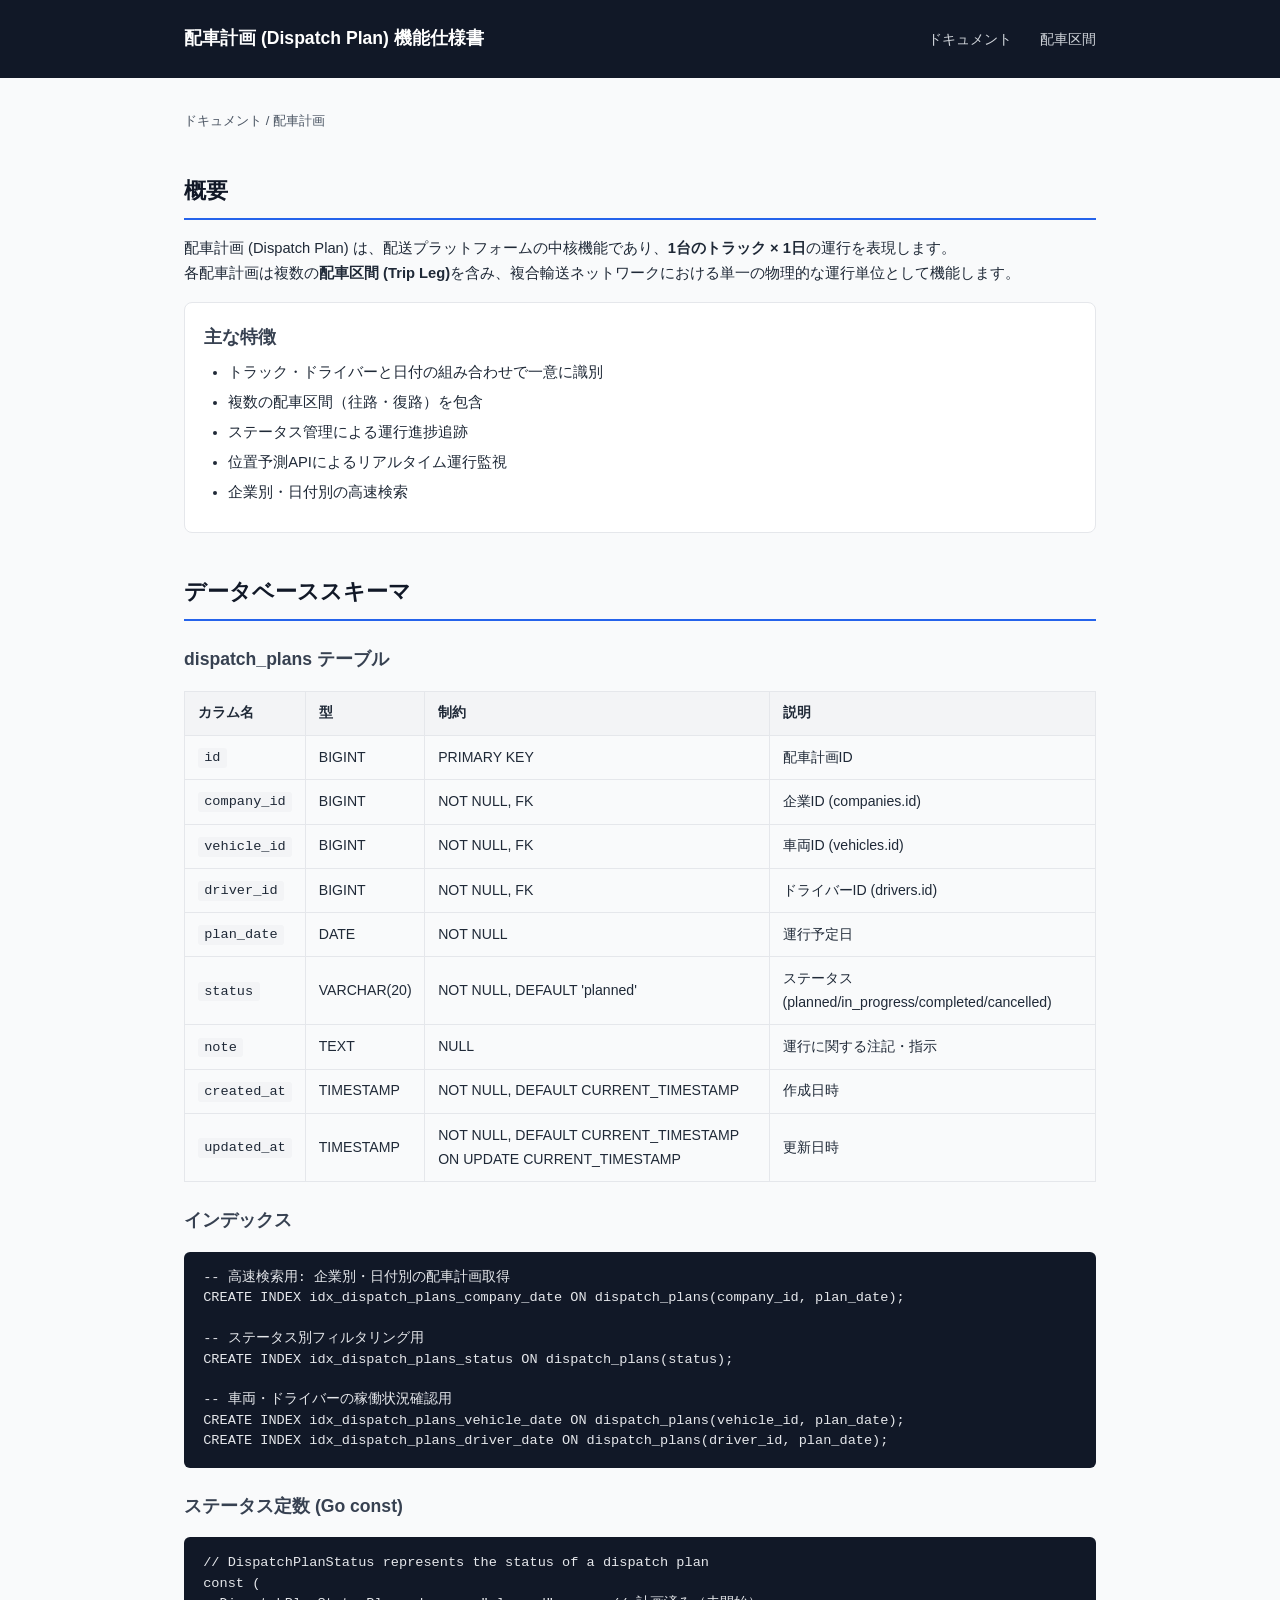
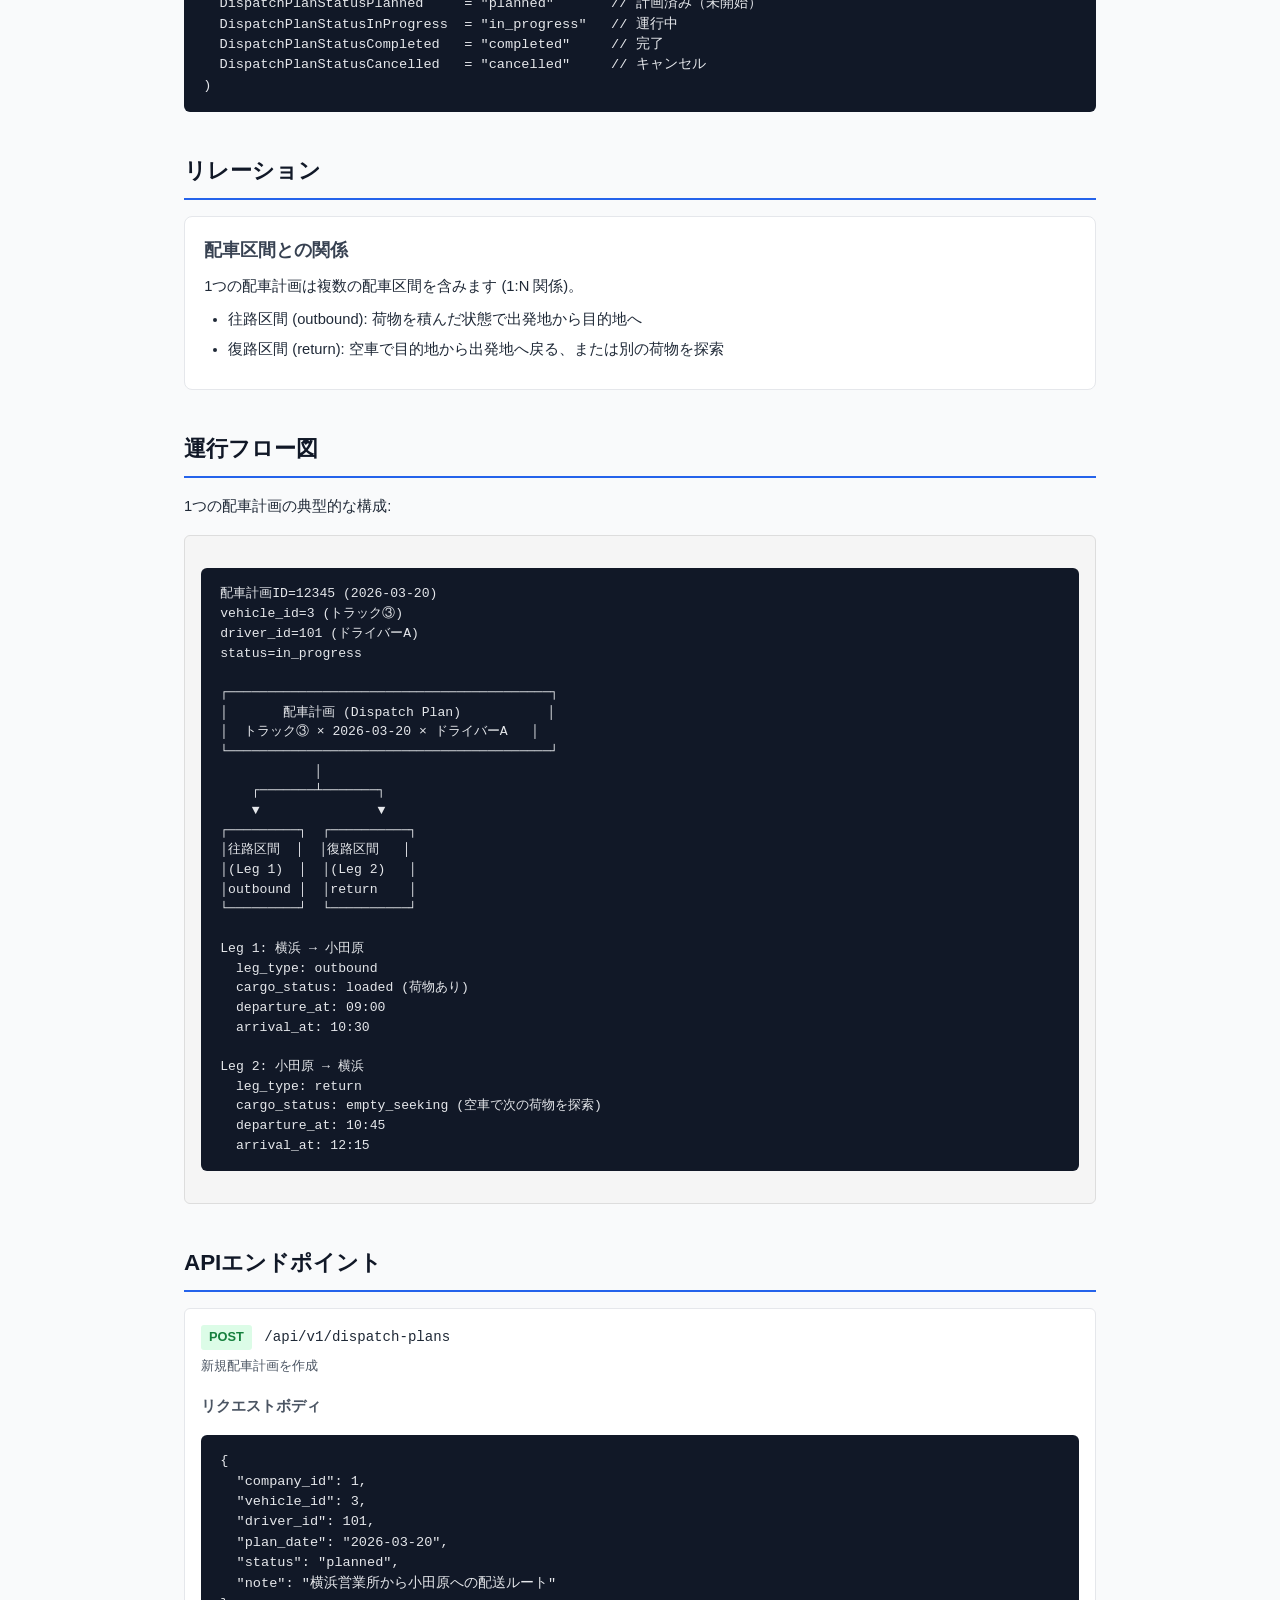
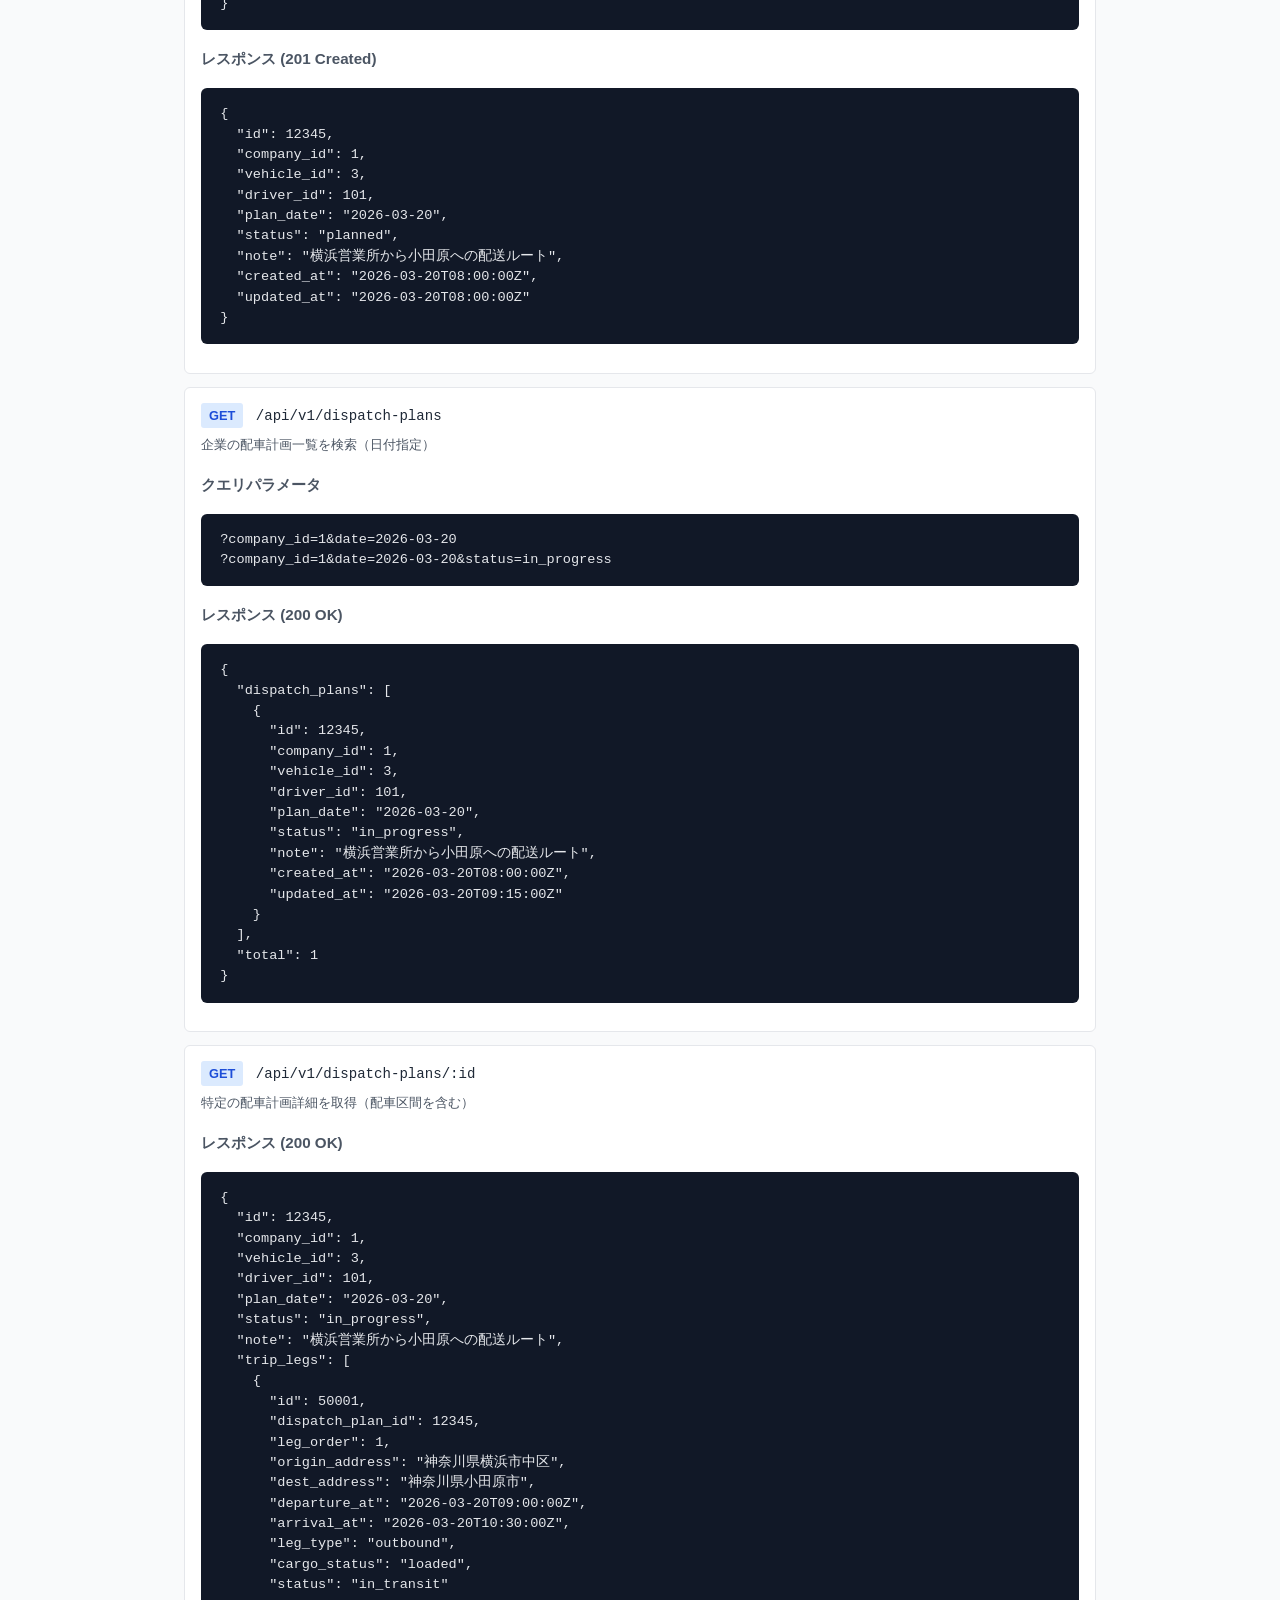
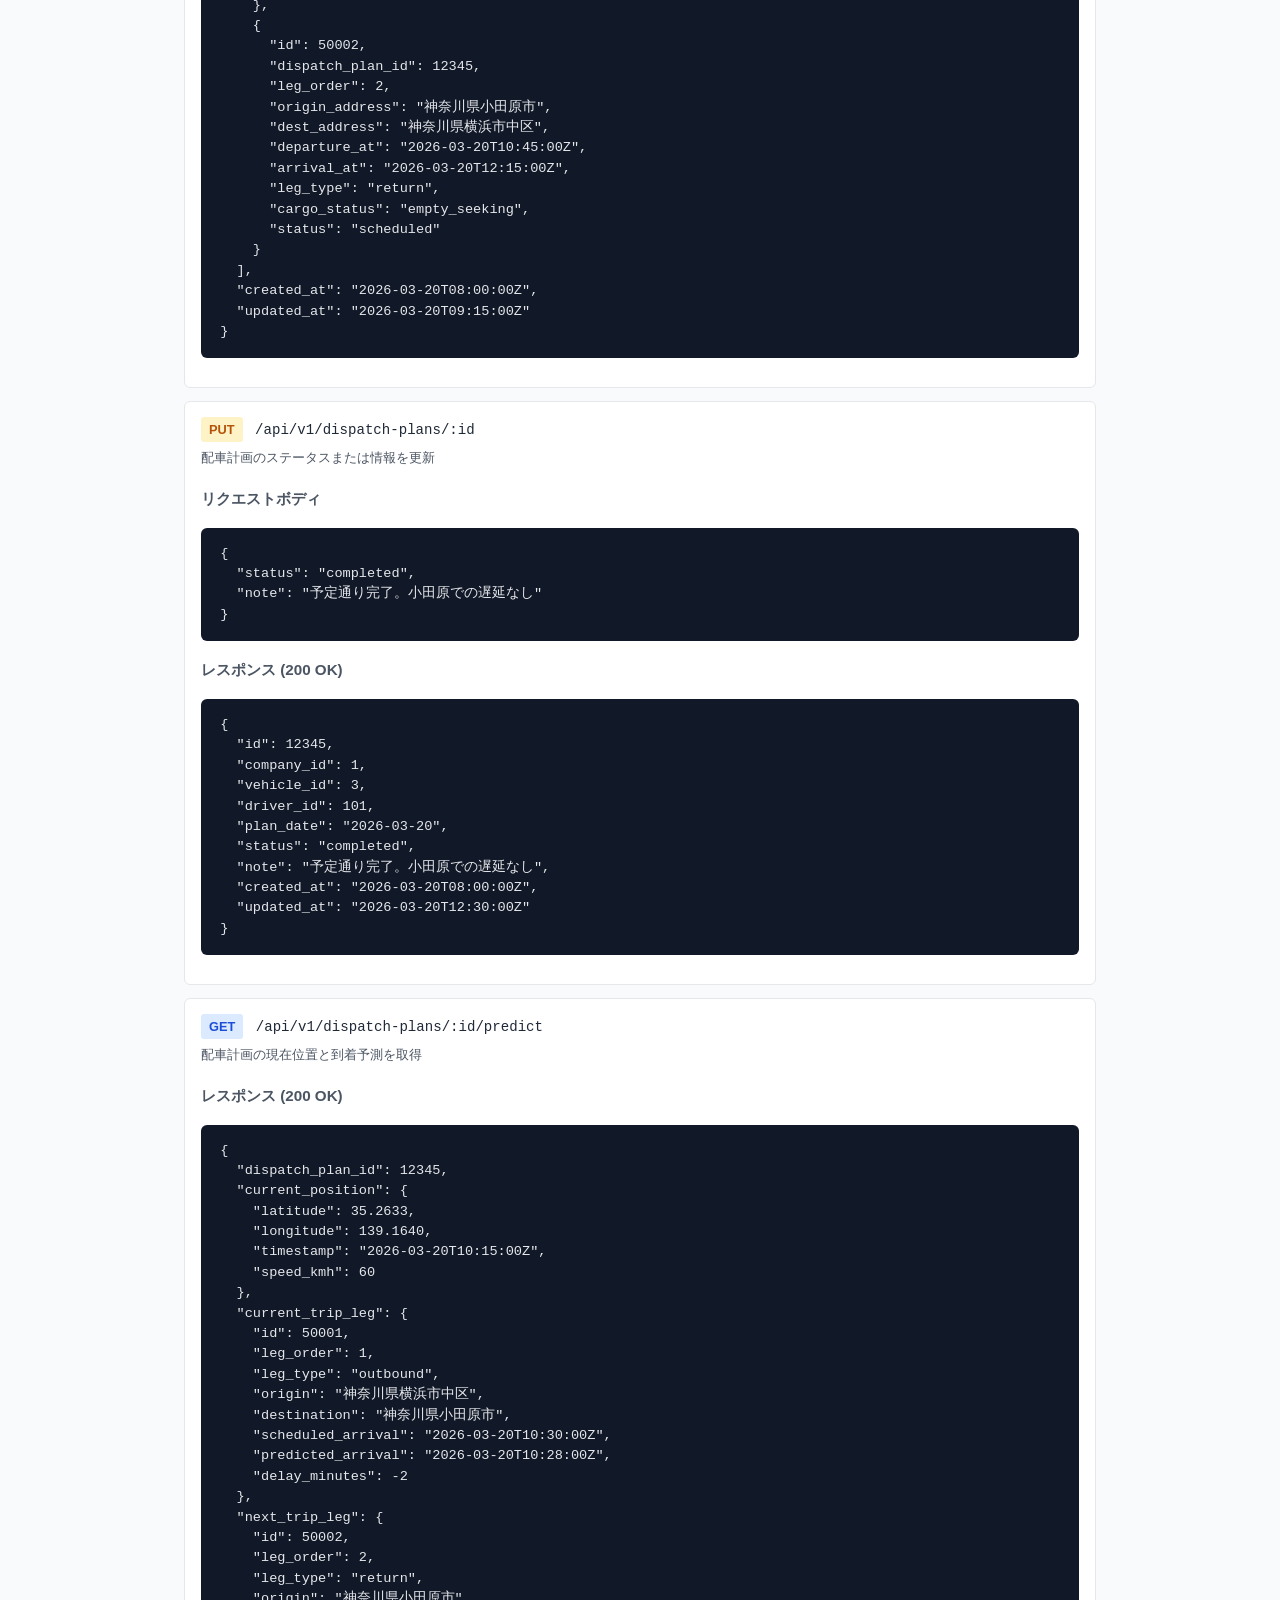
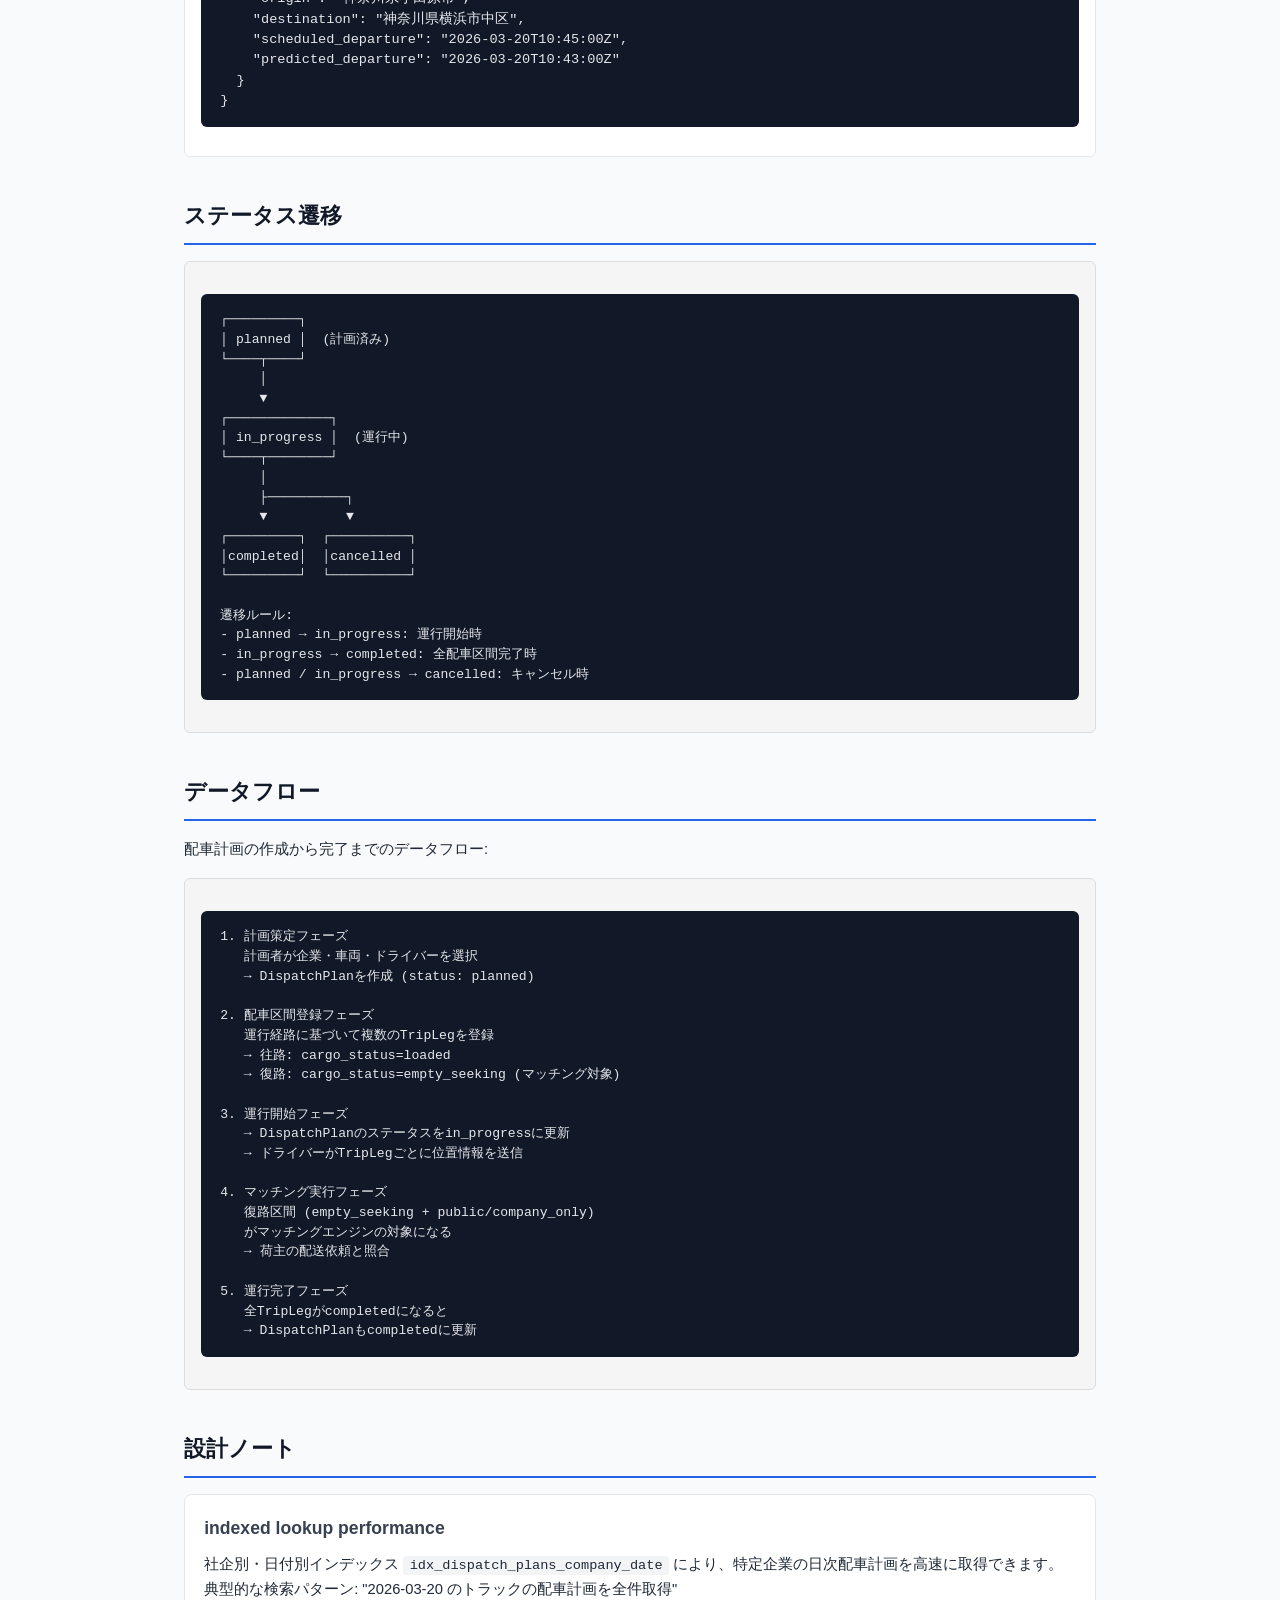
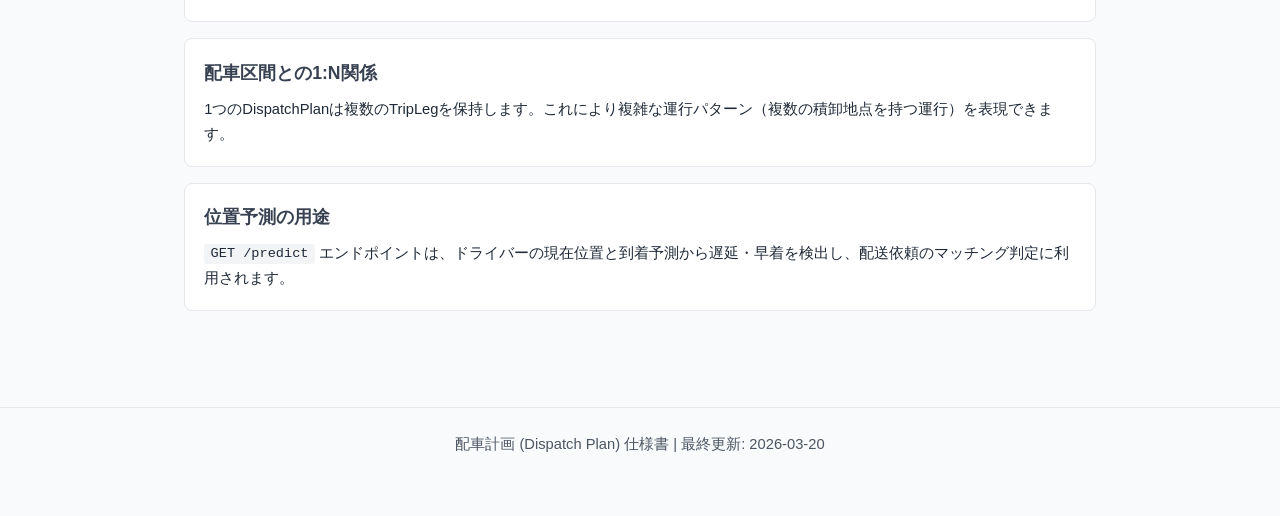
<file: docs/specs/dispatch-plan.html>
<!DOCTYPE html>
<html lang="ja">
<head>
  <meta charset="UTF-8">
  <meta name="viewport" content="width=device-width, initial-scale=1.0">
  <title>配車計画 (Dispatch Plan) - 機能仕様</title>
  <link rel="stylesheet" href="style.css">
  <style>
    .ascii-container { background: #f5f5f5; border: 1px solid #ddd; padding: 1rem; border-radius: 6px; overflow-x: auto; margin: 1rem 0; }
  </style>
</head>
<body>
  <header>
    <div class="container">
      <h1>配車計画 (Dispatch Plan) 機能仕様書</h1>
      <nav>
        <a href="index.html">ドキュメント</a>
        <a href="trip-leg.html">配車区間</a>
      </nav>
    </div>
  </header>

  <div class="container">
    <!-- Breadcrumb -->
    <div class="breadcrumb">
      <a href="index.html">ドキュメント</a> / 配車計画
    </div>

    <!-- Overview -->
    <section>
      <h2>概要</h2>
      <p>配車計画 (Dispatch Plan) は、配送プラットフォームの中核機能であり、<strong>1台のトラック × 1日</strong>の運行を表現します。</p>
      <p>各配車計画は複数の<strong>配車区間 (Trip Leg)</strong>を含み、複合輸送ネットワークにおける単一の物理的な運行単位として機能します。</p>
      <div class="card">
        <h3>主な特徴</h3>
        <ul>
          <li>トラック・ドライバーと日付の組み合わせで一意に識別</li>
          <li>複数の配車区間（往路・復路）を包含</li>
          <li>ステータス管理による運行進捗追跡</li>
          <li>位置予測APIによるリアルタイム運行監視</li>
          <li>企業別・日付別の高速検索</li>
        </ul>
      </div>
    </section>

    <!-- Database Schema -->
    <section>
      <h2>データベーススキーマ</h2>
      <h3>dispatch_plans テーブル</h3>
      <table>
        <thead>
          <tr>
            <th>カラム名</th>
            <th>型</th>
            <th>制約</th>
            <th>説明</th>
          </tr>
        </thead>
        <tbody>
          <tr>
            <td><code>id</code></td>
            <td>BIGINT</td>
            <td>PRIMARY KEY</td>
            <td>配車計画ID</td>
          </tr>
          <tr>
            <td><code>company_id</code></td>
            <td>BIGINT</td>
            <td>NOT NULL, FK</td>
            <td>企業ID (companies.id)</td>
          </tr>
          <tr>
            <td><code>vehicle_id</code></td>
            <td>BIGINT</td>
            <td>NOT NULL, FK</td>
            <td>車両ID (vehicles.id)</td>
          </tr>
          <tr>
            <td><code>driver_id</code></td>
            <td>BIGINT</td>
            <td>NOT NULL, FK</td>
            <td>ドライバーID (drivers.id)</td>
          </tr>
          <tr>
            <td><code>plan_date</code></td>
            <td>DATE</td>
            <td>NOT NULL</td>
            <td>運行予定日</td>
          </tr>
          <tr>
            <td><code>status</code></td>
            <td>VARCHAR(20)</td>
            <td>NOT NULL, DEFAULT 'planned'</td>
            <td>ステータス (planned/in_progress/completed/cancelled)</td>
          </tr>
          <tr>
            <td><code>note</code></td>
            <td>TEXT</td>
            <td>NULL</td>
            <td>運行に関する注記・指示</td>
          </tr>
          <tr>
            <td><code>created_at</code></td>
            <td>TIMESTAMP</td>
            <td>NOT NULL, DEFAULT CURRENT_TIMESTAMP</td>
            <td>作成日時</td>
          </tr>
          <tr>
            <td><code>updated_at</code></td>
            <td>TIMESTAMP</td>
            <td>NOT NULL, DEFAULT CURRENT_TIMESTAMP ON UPDATE CURRENT_TIMESTAMP</td>
            <td>更新日時</td>
          </tr>
        </tbody>
      </table>

      <h3>インデックス</h3>
      <pre><code>-- 高速検索用: 企業別・日付別の配車計画取得
CREATE INDEX idx_dispatch_plans_company_date ON dispatch_plans(company_id, plan_date);

-- ステータス別フィルタリング用
CREATE INDEX idx_dispatch_plans_status ON dispatch_plans(status);

-- 車両・ドライバーの稼働状況確認用
CREATE INDEX idx_dispatch_plans_vehicle_date ON dispatch_plans(vehicle_id, plan_date);
CREATE INDEX idx_dispatch_plans_driver_date ON dispatch_plans(driver_id, plan_date);</code></pre>

      <h3>ステータス定数 (Go const)</h3>
      <pre><code>// DispatchPlanStatus represents the status of a dispatch plan
const (
  DispatchPlanStatusPlanned     = "planned"       // 計画済み（未開始）
  DispatchPlanStatusInProgress  = "in_progress"   // 運行中
  DispatchPlanStatusCompleted   = "completed"     // 完了
  DispatchPlanStatusCancelled   = "cancelled"     // キャンセル
)</code></pre>
    </section>

    <!-- Relationships -->
    <section>
      <h2>リレーション</h2>
      <div class="card">
        <h3>配車区間との関係</h3>
        <p>1つの配車計画は複数の配車区間を含みます (1:N 関係)。</p>
        <ul>
          <li>往路区間 (outbound): 荷物を積んだ状態で出発地から目的地へ</li>
          <li>復路区間 (return): 空車で目的地から出発地へ戻る、または別の荷物を探索</li>
        </ul>
      </div>
    </section>

    <!-- ASCII Art Flow -->
    <section>
      <h2>運行フロー図</h2>
      <p>1つの配車計画の典型的な構成:</p>
      <div class="ascii-container">
        <pre>配車計画ID=12345 (2026-03-20)
vehicle_id=3 (トラック③)
driver_id=101 (ドライバーA)
status=in_progress

┌─────────────────────────────────────────┐
│       配車計画 (Dispatch Plan)           │
│  トラック③ × 2026-03-20 × ドライバーA   │
└─────────────────────────────────────────┘
            │
    ┌───────┴───────┐
    ▼               ▼
┌─────────┐  ┌──────────┐
│往路区間  │  │復路区間   │
│(Leg 1)  │  │(Leg 2)   │
│outbound │  │return    │
└─────────┘  └──────────┘

Leg 1: 横浜 → 小田原
  leg_type: outbound
  cargo_status: loaded (荷物あり)
  departure_at: 09:00
  arrival_at: 10:30

Leg 2: 小田原 → 横浜
  leg_type: return
  cargo_status: empty_seeking (空車で次の荷物を探索)
  departure_at: 10:45
  arrival_at: 12:15</pre>
      </div>
    </section>

    <!-- API Endpoints -->
    <section>
      <h2>APIエンドポイント</h2>

      <div class="endpoint">
        <span class="method method-post">POST</span>
        <span class="path">/api/v1/dispatch-plans</span>
        <div class="desc">新規配車計画を作成</div>
        <h4>リクエストボディ</h4>
        <pre><code>{
  "company_id": 1,
  "vehicle_id": 3,
  "driver_id": 101,
  "plan_date": "2026-03-20",
  "status": "planned",
  "note": "横浜営業所から小田原への配送ルート"
}</code></pre>
        <h4>レスポンス (201 Created)</h4>
        <pre><code>{
  "id": 12345,
  "company_id": 1,
  "vehicle_id": 3,
  "driver_id": 101,
  "plan_date": "2026-03-20",
  "status": "planned",
  "note": "横浜営業所から小田原への配送ルート",
  "created_at": "2026-03-20T08:00:00Z",
  "updated_at": "2026-03-20T08:00:00Z"
}</code></pre>
      </div>

      <div class="endpoint">
        <span class="method method-get">GET</span>
        <span class="path">/api/v1/dispatch-plans</span>
        <div class="desc">企業の配車計画一覧を検索（日付指定）</div>
        <h4>クエリパラメータ</h4>
        <pre><code>?company_id=1&date=2026-03-20
?company_id=1&date=2026-03-20&status=in_progress</code></pre>
        <h4>レスポンス (200 OK)</h4>
        <pre><code>{
  "dispatch_plans": [
    {
      "id": 12345,
      "company_id": 1,
      "vehicle_id": 3,
      "driver_id": 101,
      "plan_date": "2026-03-20",
      "status": "in_progress",
      "note": "横浜営業所から小田原への配送ルート",
      "created_at": "2026-03-20T08:00:00Z",
      "updated_at": "2026-03-20T09:15:00Z"
    }
  ],
  "total": 1
}</code></pre>
      </div>

      <div class="endpoint">
        <span class="method method-get">GET</span>
        <span class="path">/api/v1/dispatch-plans/:id</span>
        <div class="desc">特定の配車計画詳細を取得（配車区間を含む）</div>
        <h4>レスポンス (200 OK)</h4>
        <pre><code>{
  "id": 12345,
  "company_id": 1,
  "vehicle_id": 3,
  "driver_id": 101,
  "plan_date": "2026-03-20",
  "status": "in_progress",
  "note": "横浜営業所から小田原への配送ルート",
  "trip_legs": [
    {
      "id": 50001,
      "dispatch_plan_id": 12345,
      "leg_order": 1,
      "origin_address": "神奈川県横浜市中区",
      "dest_address": "神奈川県小田原市",
      "departure_at": "2026-03-20T09:00:00Z",
      "arrival_at": "2026-03-20T10:30:00Z",
      "leg_type": "outbound",
      "cargo_status": "loaded",
      "status": "in_transit"
    },
    {
      "id": 50002,
      "dispatch_plan_id": 12345,
      "leg_order": 2,
      "origin_address": "神奈川県小田原市",
      "dest_address": "神奈川県横浜市中区",
      "departure_at": "2026-03-20T10:45:00Z",
      "arrival_at": "2026-03-20T12:15:00Z",
      "leg_type": "return",
      "cargo_status": "empty_seeking",
      "status": "scheduled"
    }
  ],
  "created_at": "2026-03-20T08:00:00Z",
  "updated_at": "2026-03-20T09:15:00Z"
}</code></pre>
      </div>

      <div class="endpoint">
        <span class="method method-put">PUT</span>
        <span class="path">/api/v1/dispatch-plans/:id</span>
        <div class="desc">配車計画のステータスまたは情報を更新</div>
        <h4>リクエストボディ</h4>
        <pre><code>{
  "status": "completed",
  "note": "予定通り完了。小田原での遅延なし"
}</code></pre>
        <h4>レスポンス (200 OK)</h4>
        <pre><code>{
  "id": 12345,
  "company_id": 1,
  "vehicle_id": 3,
  "driver_id": 101,
  "plan_date": "2026-03-20",
  "status": "completed",
  "note": "予定通り完了。小田原での遅延なし",
  "created_at": "2026-03-20T08:00:00Z",
  "updated_at": "2026-03-20T12:30:00Z"
}</code></pre>
      </div>

      <div class="endpoint">
        <span class="method method-get">GET</span>
        <span class="path">/api/v1/dispatch-plans/:id/predict</span>
        <div class="desc">配車計画の現在位置と到着予測を取得</div>
        <h4>レスポンス (200 OK)</h4>
        <pre><code>{
  "dispatch_plan_id": 12345,
  "current_position": {
    "latitude": 35.2633,
    "longitude": 139.1640,
    "timestamp": "2026-03-20T10:15:00Z",
    "speed_kmh": 60
  },
  "current_trip_leg": {
    "id": 50001,
    "leg_order": 1,
    "leg_type": "outbound",
    "origin": "神奈川県横浜市中区",
    "destination": "神奈川県小田原市",
    "scheduled_arrival": "2026-03-20T10:30:00Z",
    "predicted_arrival": "2026-03-20T10:28:00Z",
    "delay_minutes": -2
  },
  "next_trip_leg": {
    "id": 50002,
    "leg_order": 2,
    "leg_type": "return",
    "origin": "神奈川県小田原市",
    "destination": "神奈川県横浜市中区",
    "scheduled_departure": "2026-03-20T10:45:00Z",
    "predicted_departure": "2026-03-20T10:43:00Z"
  }
}</code></pre>
      </div>
    </section>

    <!-- State Transitions -->
    <section>
      <h2>ステータス遷移</h2>
      <div class="ascii-container">
        <pre>┌─────────┐
│ planned │  (計画済み)
└────┬────┘
     │
     ▼
┌─────────────┐
│ in_progress │  (運行中)
└────┬────────┘
     │
     ├──────────┐
     ▼          ▼
┌─────────┐  ┌──────────┐
│completed│  │cancelled │
└─────────┘  └──────────┘

遷移ルール:
- planned → in_progress: 運行開始時
- in_progress → completed: 全配車区間完了時
- planned / in_progress → cancelled: キャンセル時</pre>
      </div>
    </section>

    <!-- Data Flow -->
    <section>
      <h2>データフロー</h2>
      <p>配車計画の作成から完了までのデータフロー:</p>
      <div class="ascii-container">
        <pre>1. 計画策定フェーズ
   計画者が企業・車両・ドライバーを選択
   → DispatchPlanを作成 (status: planned)

2. 配車区間登録フェーズ
   運行経路に基づいて複数のTripLegを登録
   → 往路: cargo_status=loaded
   → 復路: cargo_status=empty_seeking (マッチング対象)

3. 運行開始フェーズ
   → DispatchPlanのステータスをin_progressに更新
   → ドライバーがTripLegごとに位置情報を送信

4. マッチング実行フェーズ
   復路区間 (empty_seeking + public/company_only)
   がマッチングエンジンの対象になる
   → 荷主の配送依頼と照合

5. 運行完了フェーズ
   全TripLegがcompletedになると
   → DispatchPlanもcompletedに更新</pre>
      </div>
    </section>

    <!-- Design Notes -->
    <section>
      <h2>設計ノート</h2>
      <div class="card">
        <h3>indexed lookup performance</h3>
        <p>社企別・日付別インデックス <code>idx_dispatch_plans_company_date</code> により、特定企業の日次配車計画を高速に取得できます。典型的な検索パターン: "2026-03-20 のトラックの配車計画を全件取得"</p>
      </div>
      <div class="card">
        <h3>配車区間との1:N関係</h3>
        <p>1つのDispatchPlanは複数のTripLegを保持します。これにより複雑な運行パターン（複数の積卸地点を持つ運行）を表現できます。</p>
      </div>
      <div class="card">
        <h3>位置予測の用途</h3>
        <p><code>GET /predict</code> エンドポイントは、ドライバーの現在位置と到着予測から遅延・早着を検出し、配送依頼のマッチング判定に利用されます。</p>
      </div>
    </section>
  </div>

  <footer>
    <p>配車計画 (Dispatch Plan) 仕様書 | 最終更新: 2026-03-20</p>
  </footer>
</body>
</html>
</file>
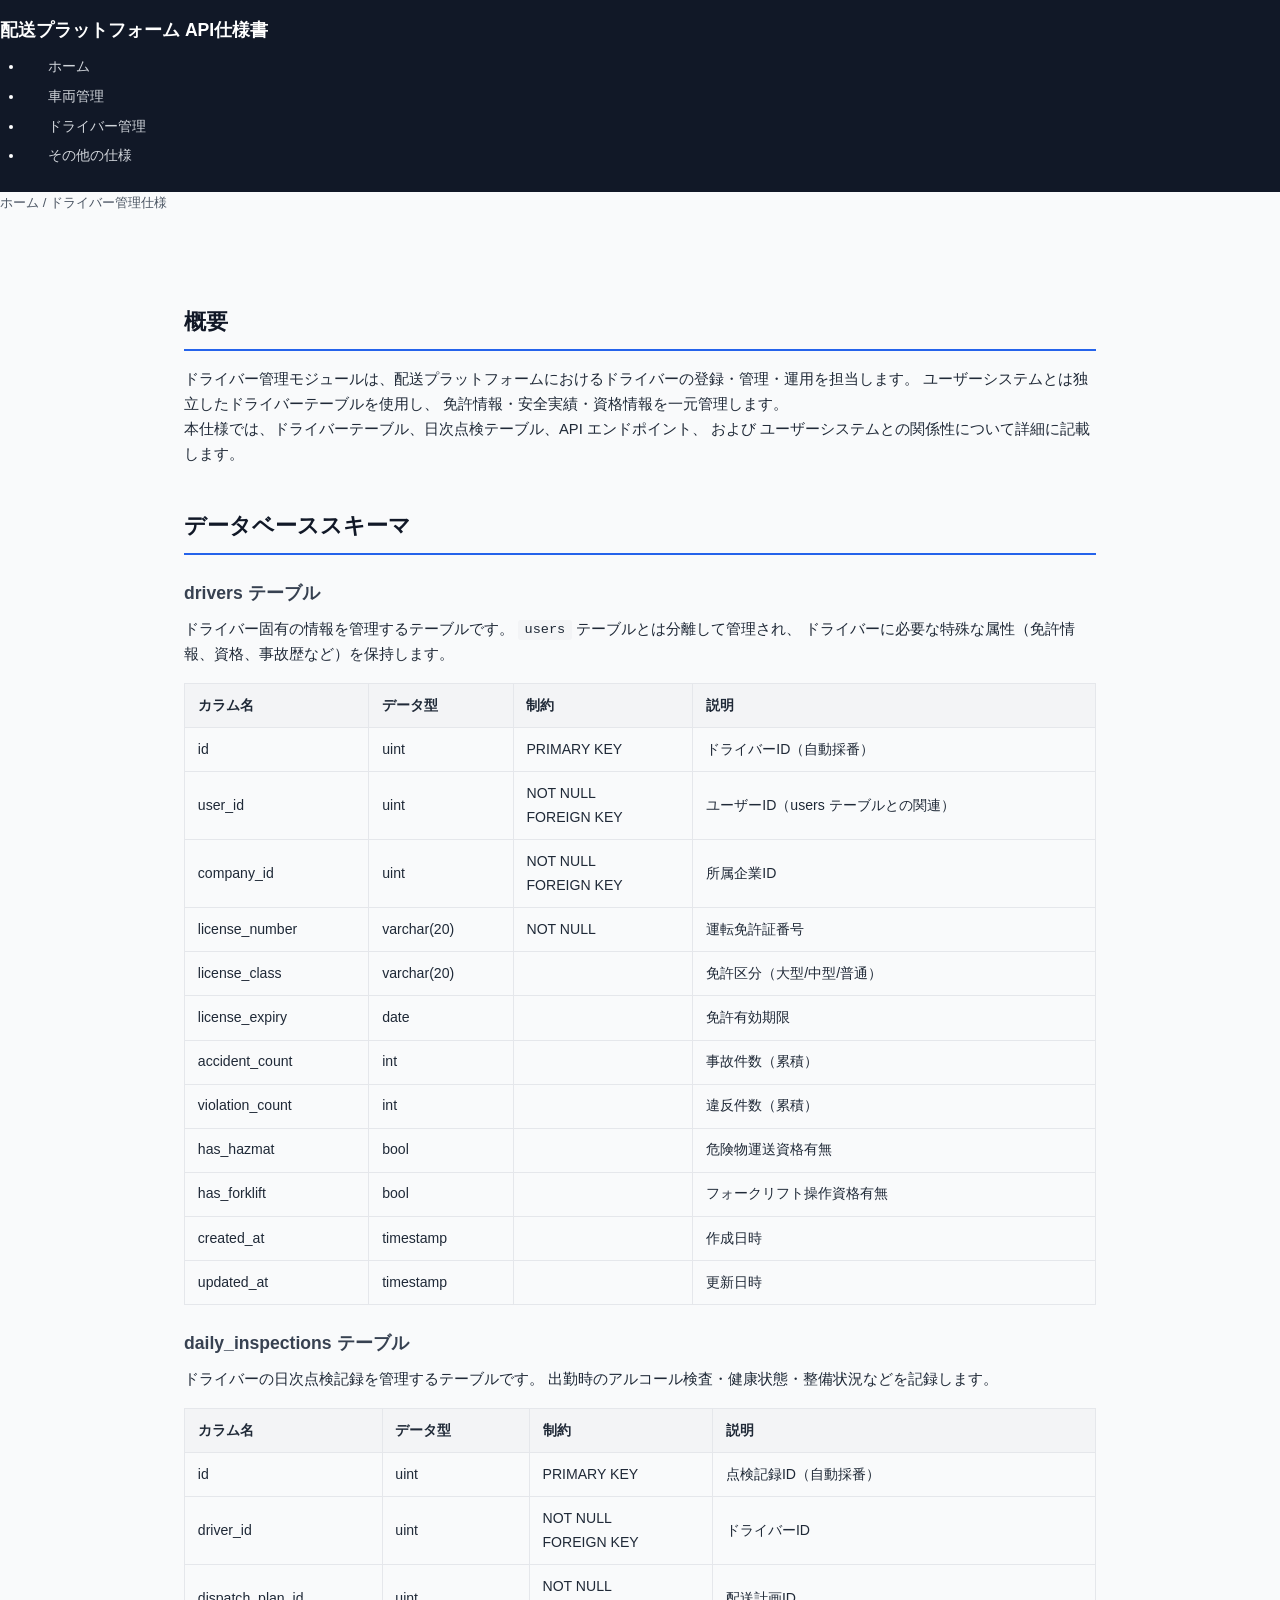
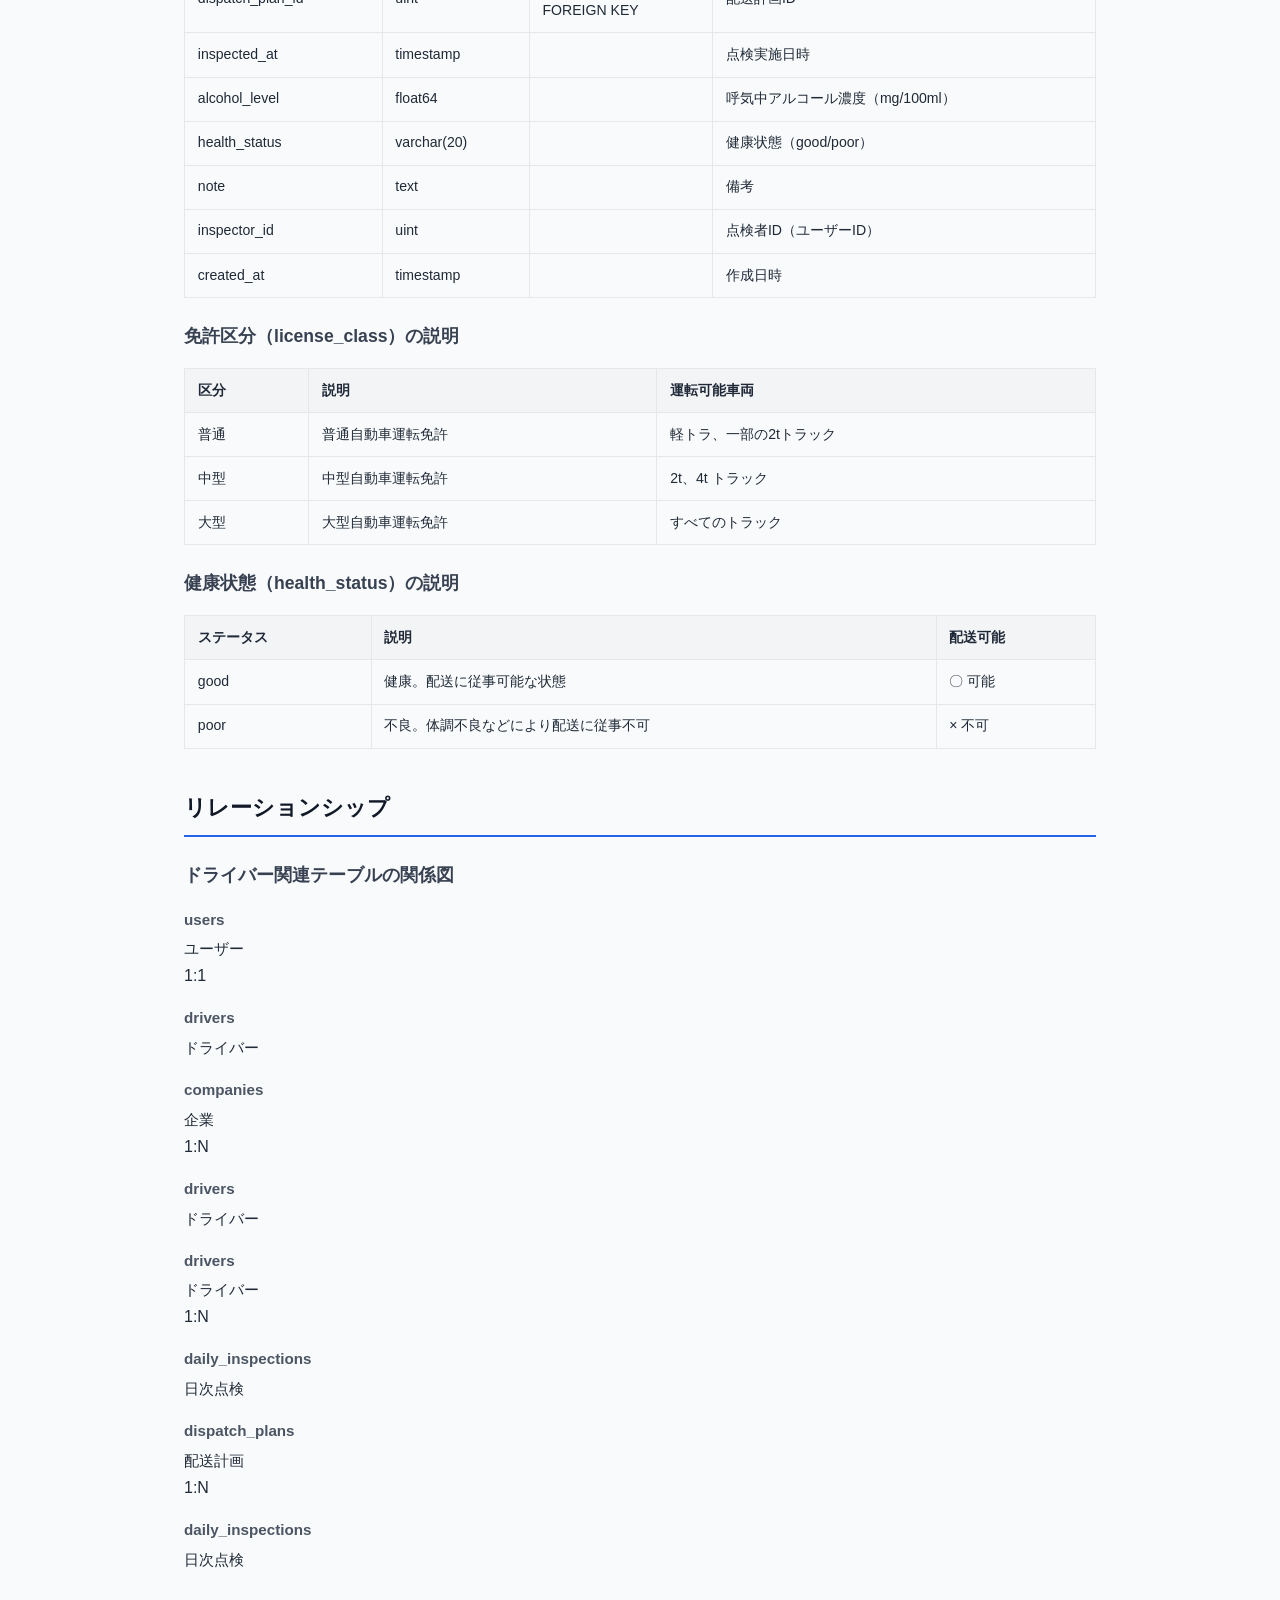
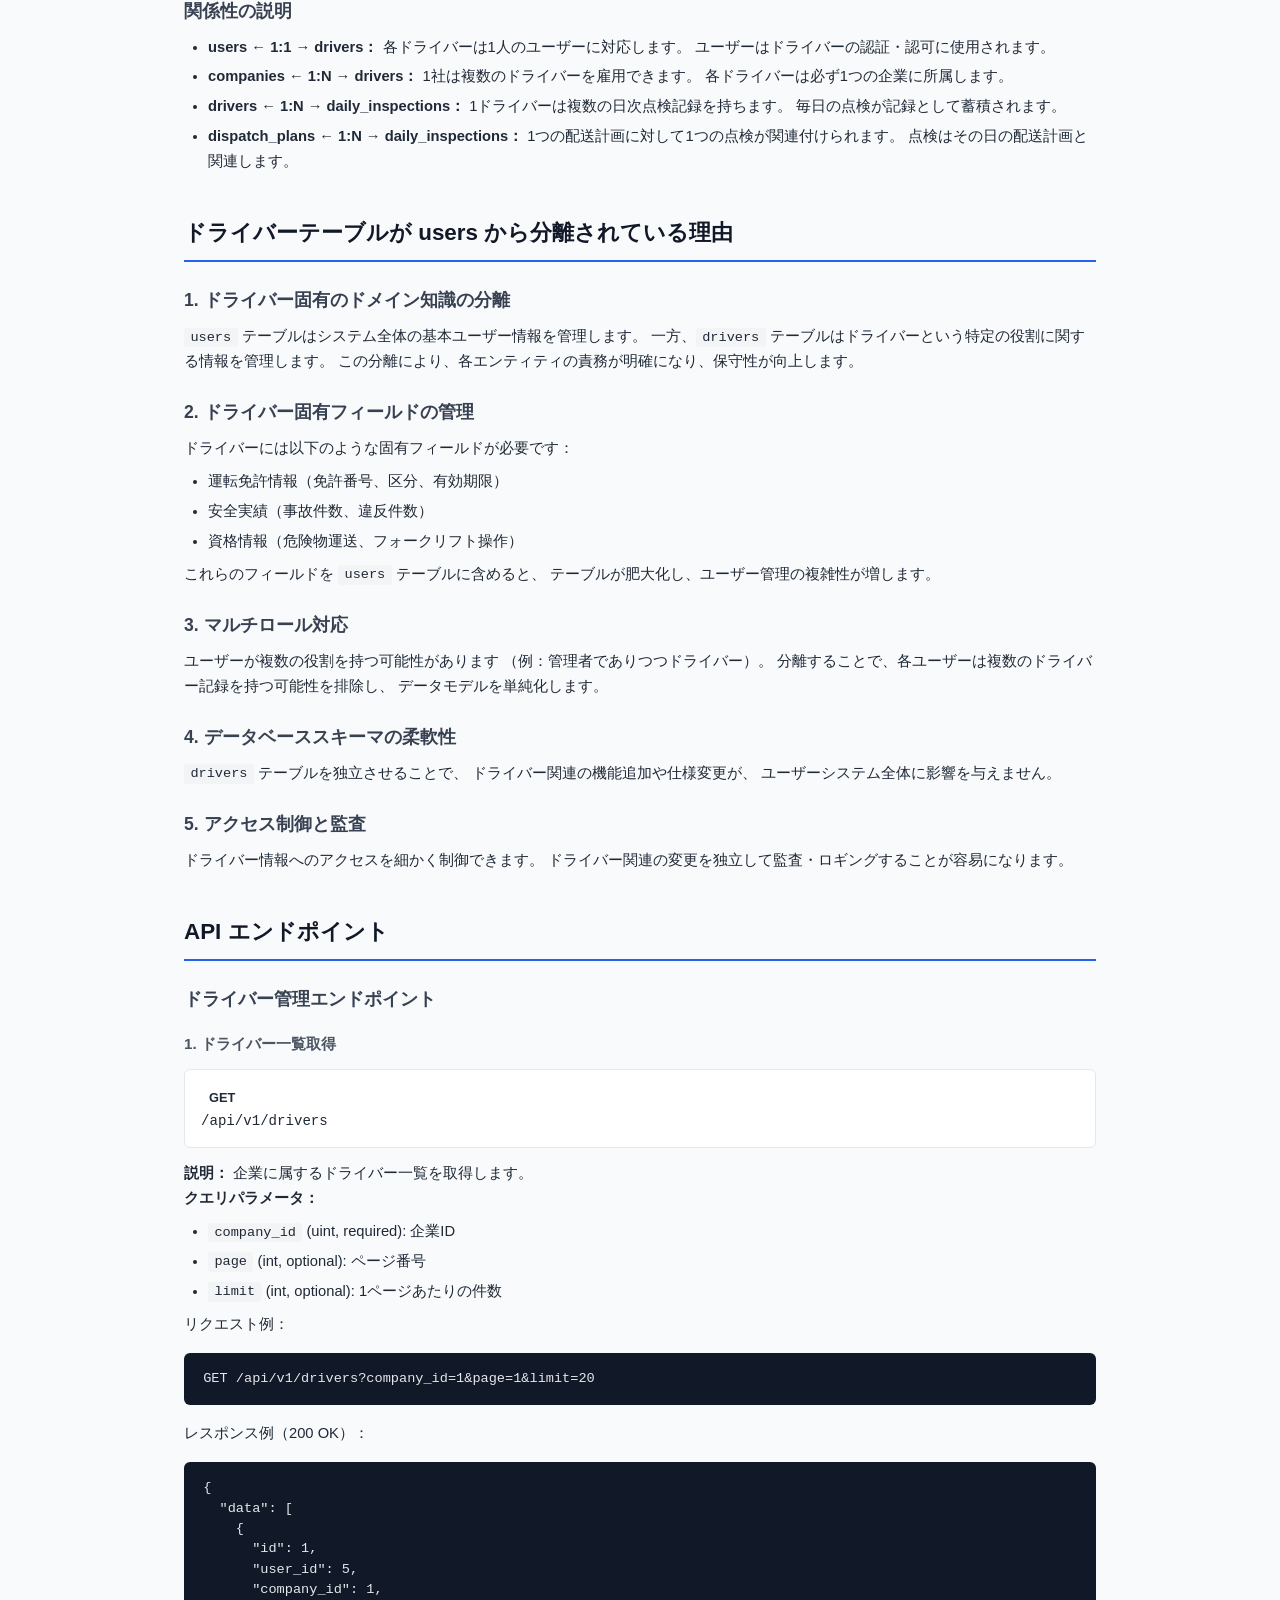
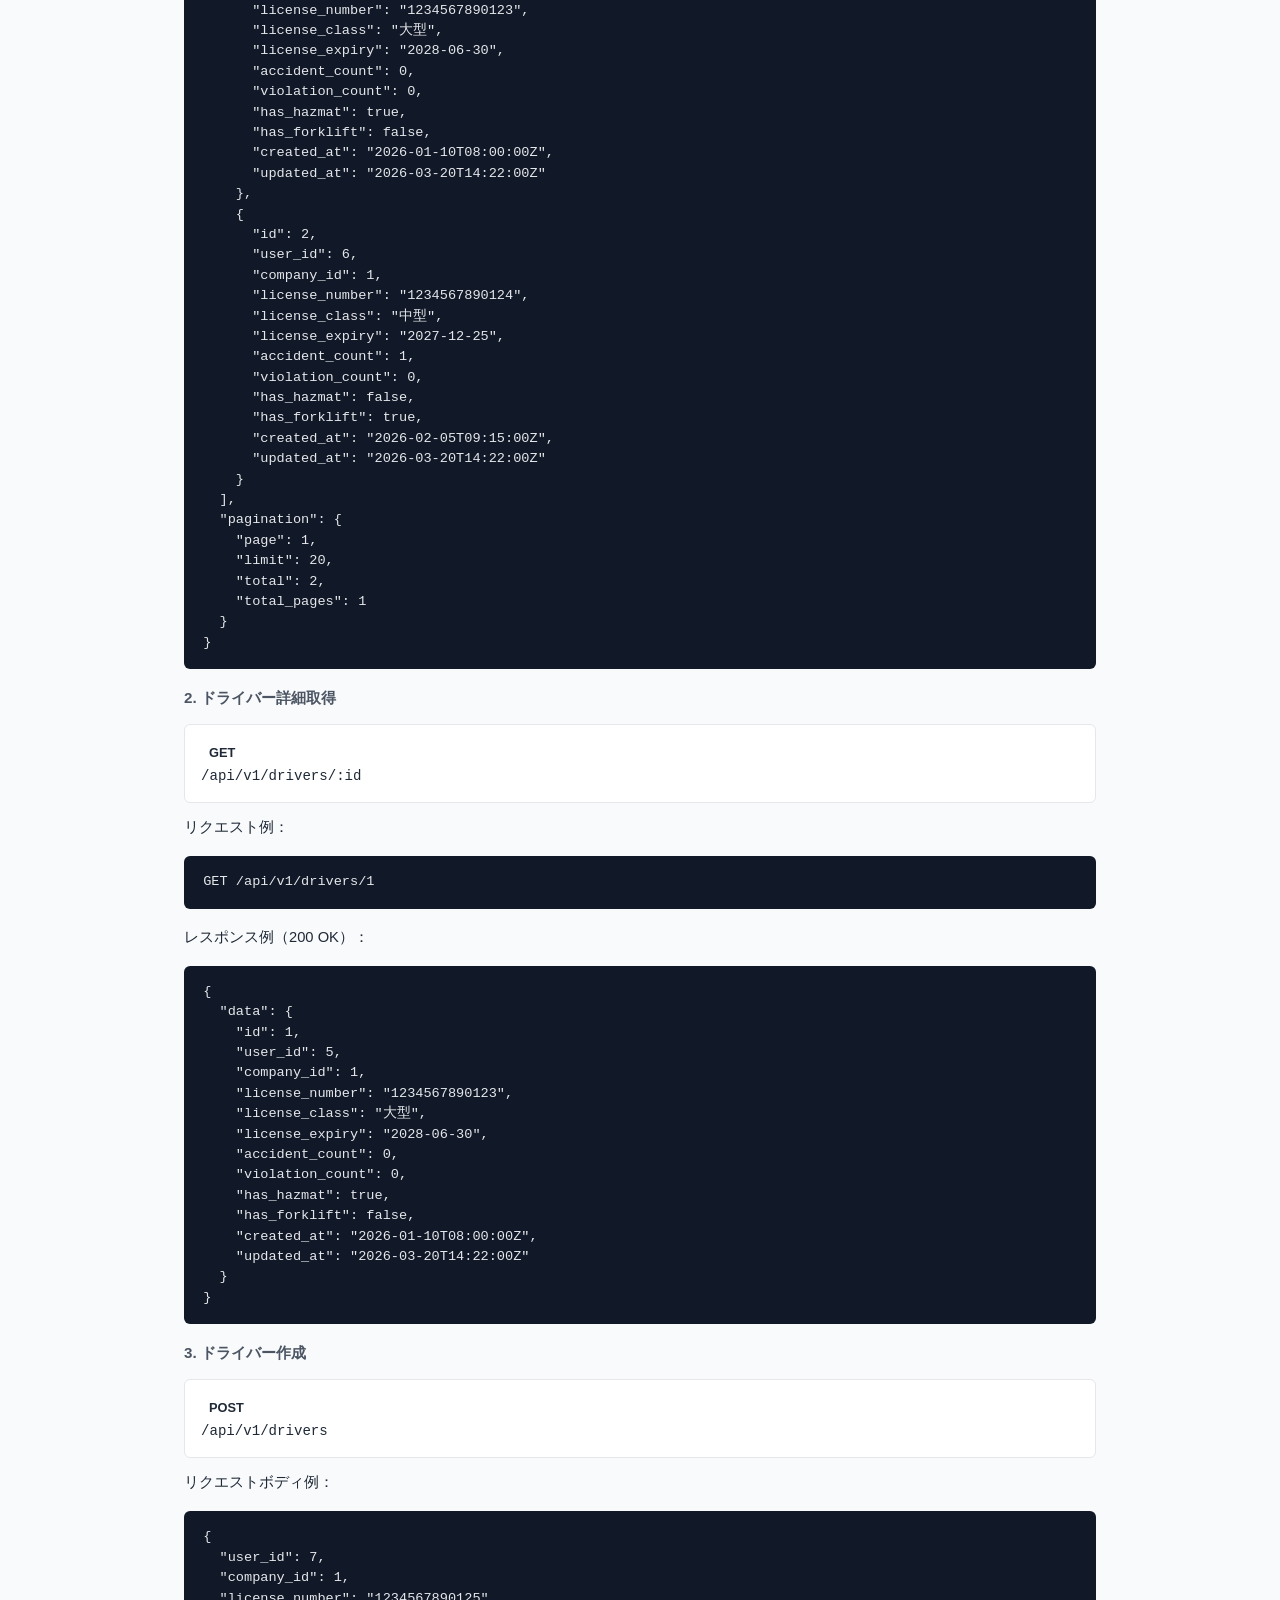
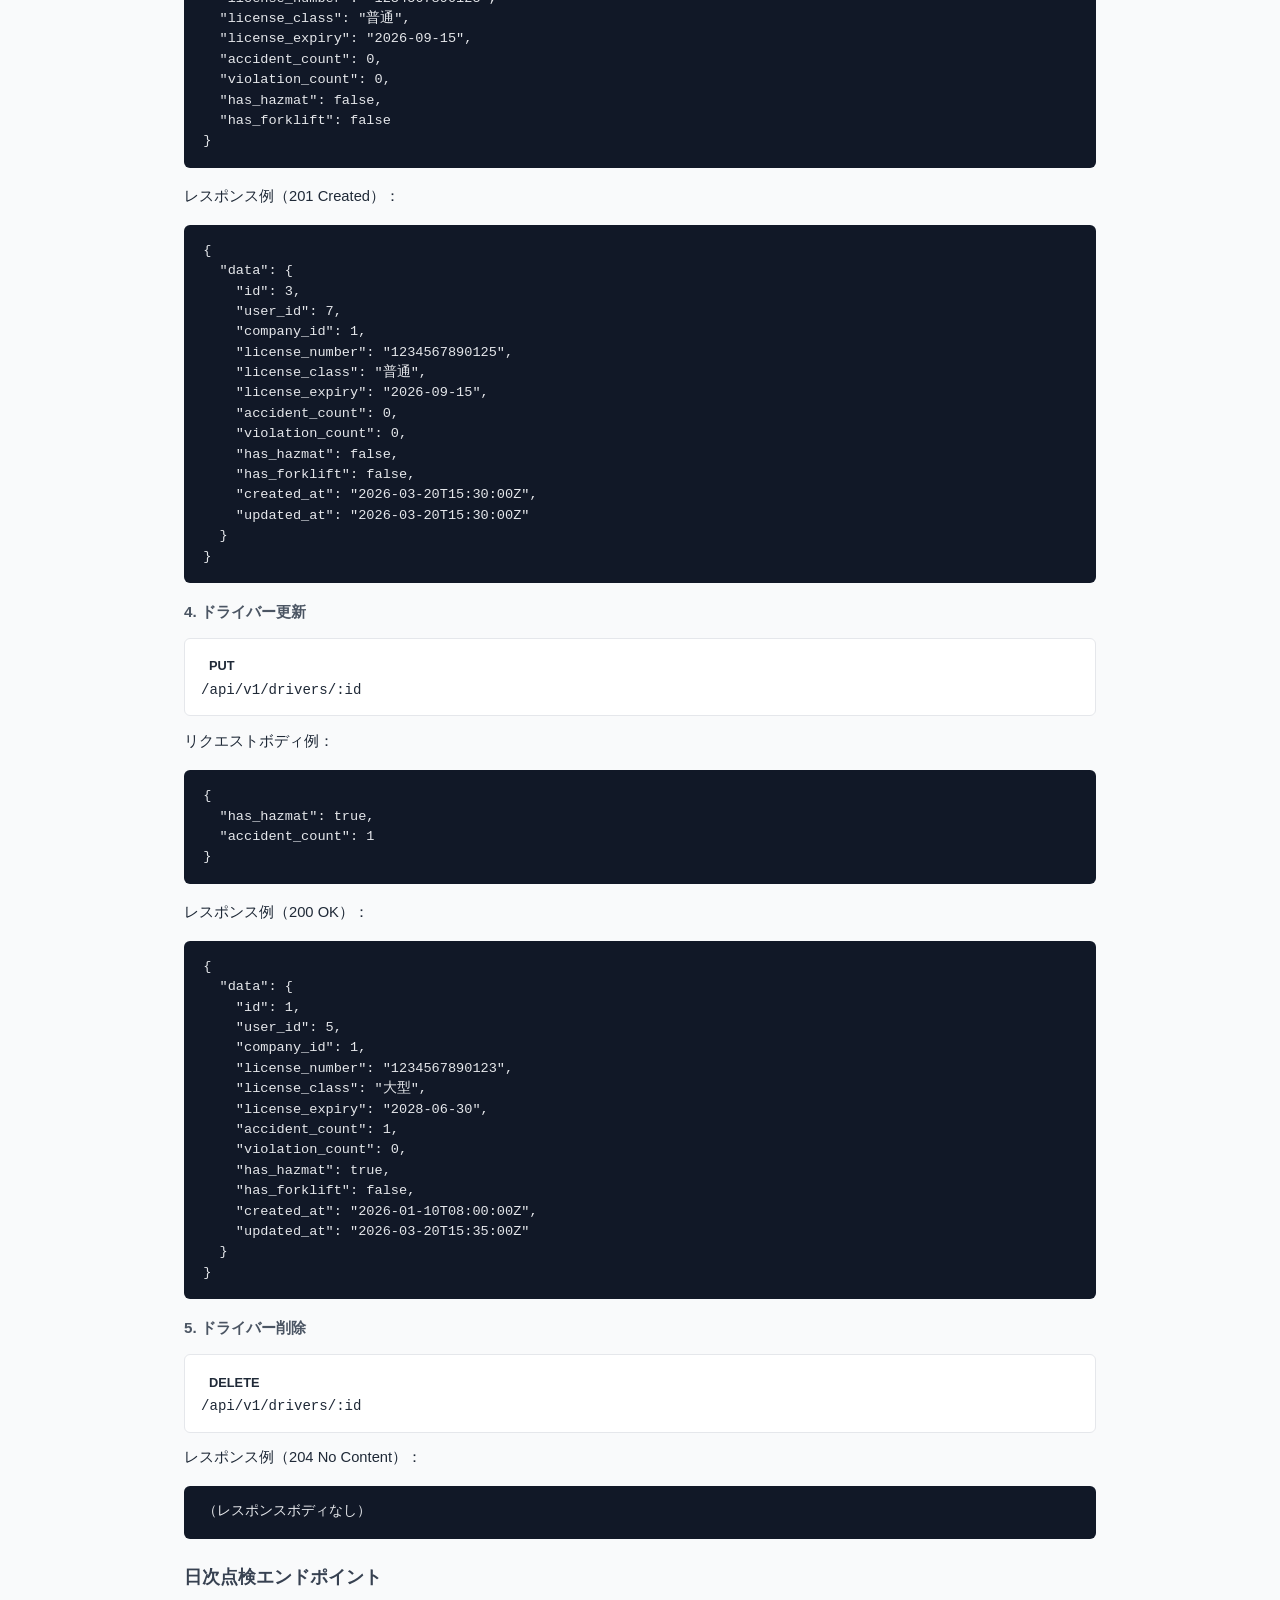
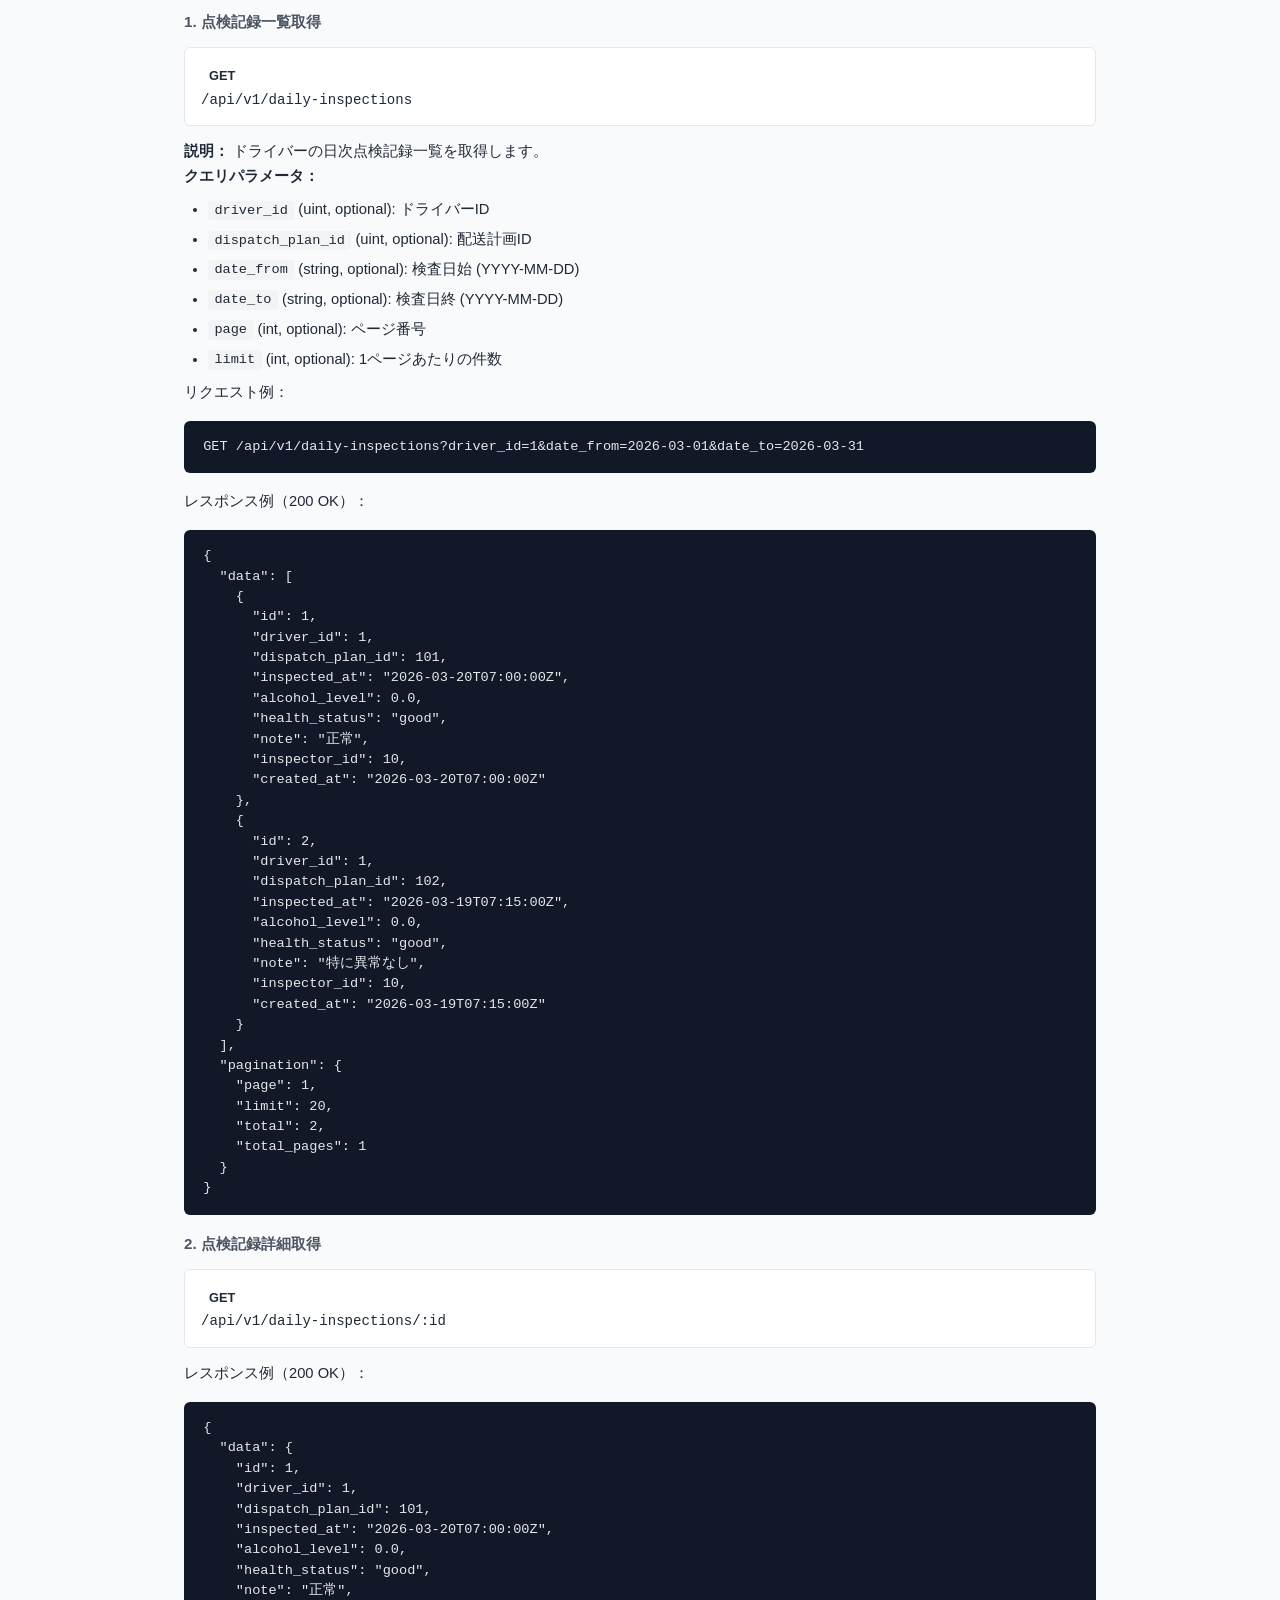
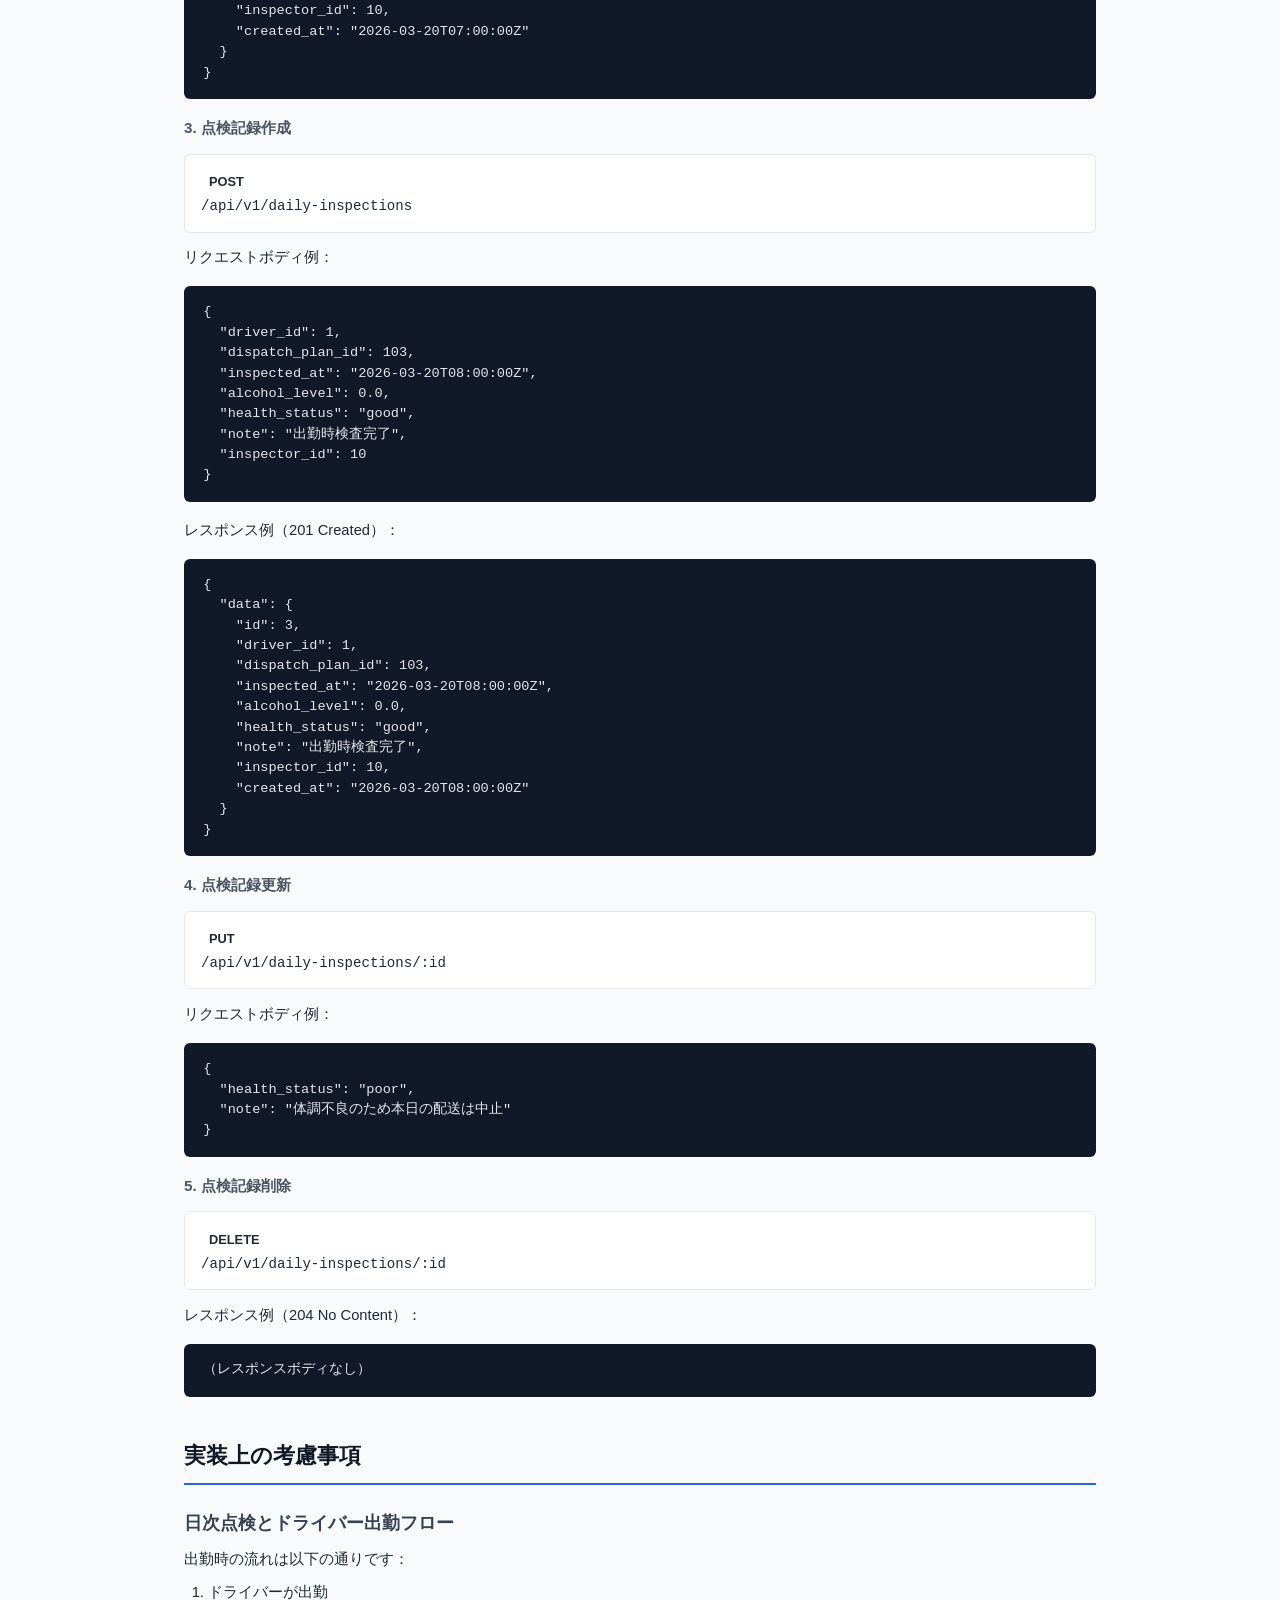
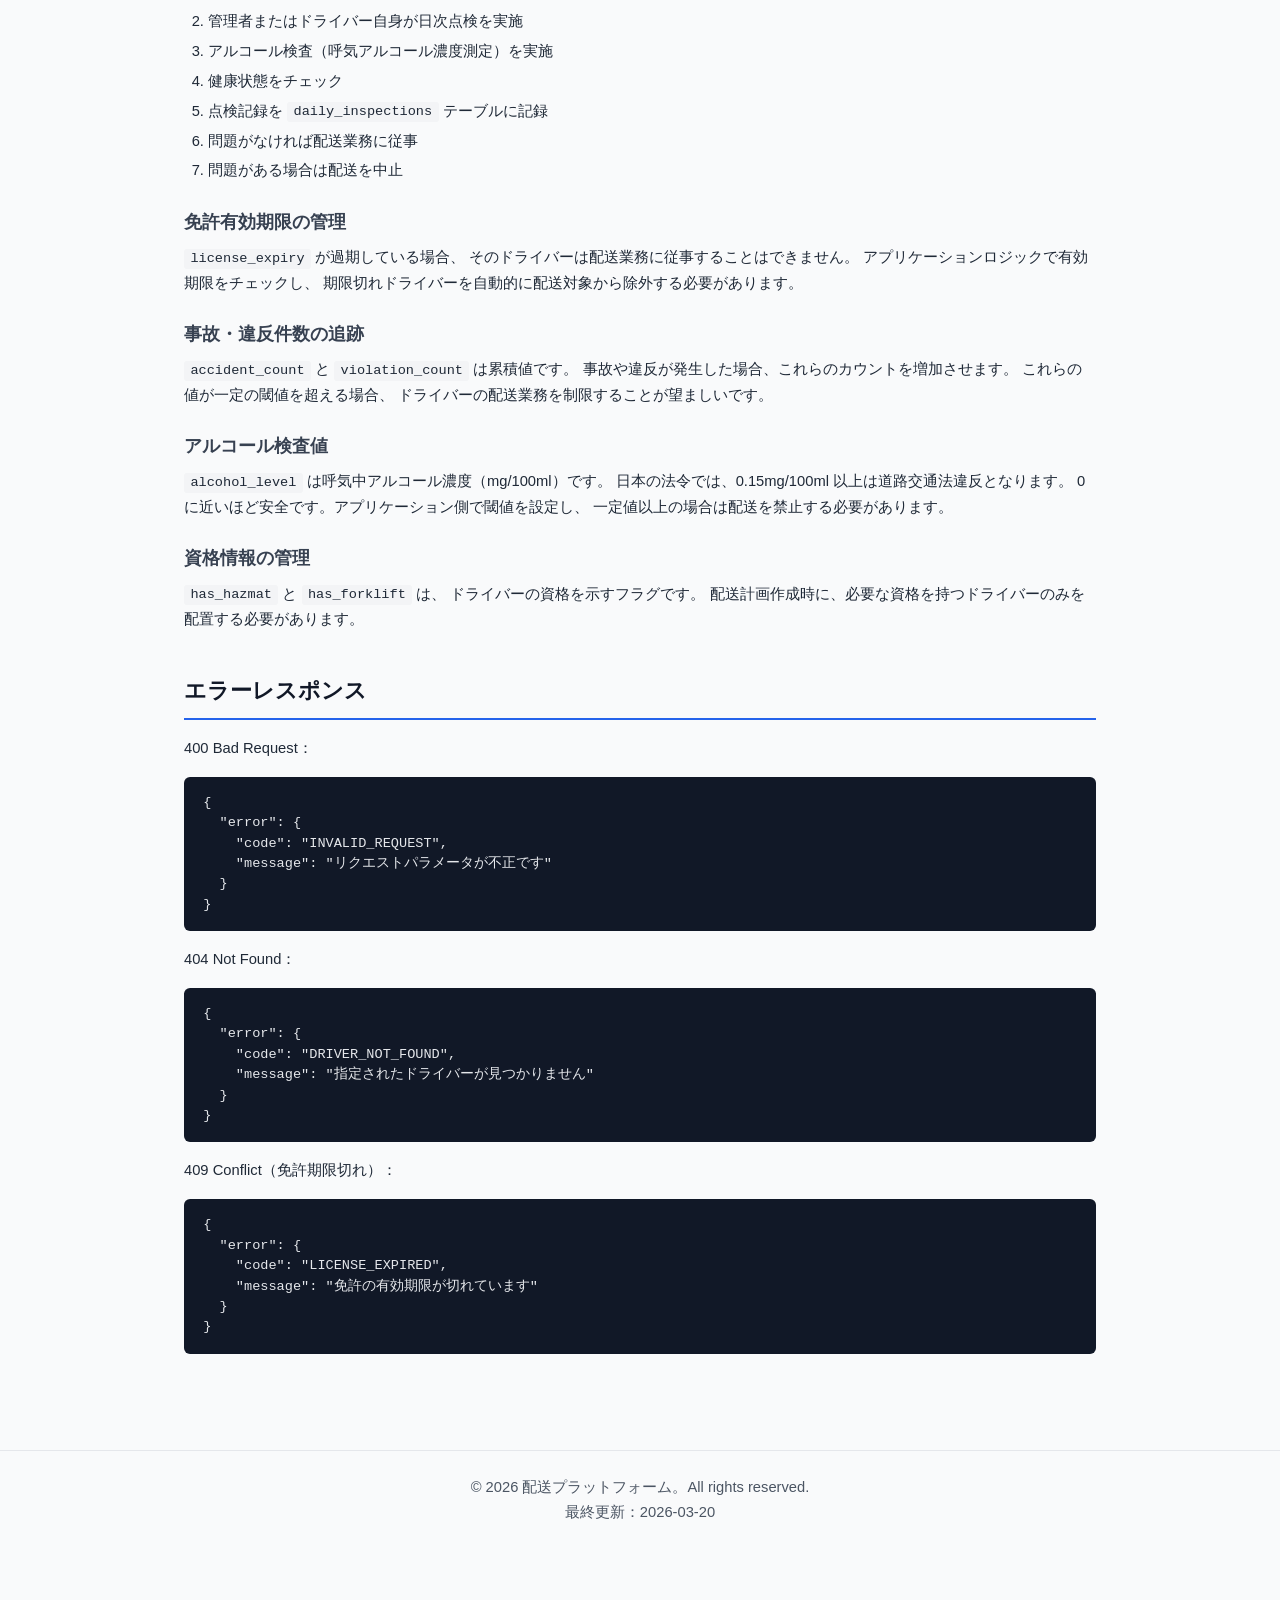
<file: docs/specs/driver.html>
<!DOCTYPE html>
<html lang="ja">
<head>
    <meta charset="UTF-8">
    <meta name="viewport" content="width=device-width, initial-scale=1.0">
    <title>配送プラットフォーム - ドライバー管理仕様</title>
    <link rel="stylesheet" href="style.css">
</head>
<body>
    <!-- ヘッダー -->
    <header class="header">
        <div class="header-content">
            <h1>配送プラットフォーム API仕様書</h1>
            <nav class="nav">
                <ul>
                    <li><a href="index.html">ホーム</a></li>
                    <li><a href="vehicle.html">車両管理</a></li>
                    <li><a href="driver.html" class="active">ドライバー管理</a></li>
                    <li><a href="#">その他の仕様</a></li>
                </ul>
            </nav>
        </div>
    </header>

    <!-- ブレッドクラム -->
    <div class="breadcrumb">
        <a href="index.html">ホーム</a> / <span>ドライバー管理仕様</span>
    </div>

    <!-- メインコンテンツ -->
    <main class="container">
        <!-- 概要 -->
        <section class="spec-section">
            <h2>概要</h2>
            <p>
                ドライバー管理モジュールは、配送プラットフォームにおけるドライバーの登録・管理・運用を担当します。
                ユーザーシステムとは独立したドライバーテーブルを使用し、
                免許情報・安全実績・資格情報を一元管理します。
            </p>
            <p>
                本仕様では、ドライバーテーブル、日次点検テーブル、API エンドポイント、
                および ユーザーシステムとの関係性について詳細に記載します。
            </p>
        </section>

        <!-- データベーススキーマ -->
        <section class="spec-section">
            <h2>データベーススキーマ</h2>

            <h3>drivers テーブル</h3>
            <p>
                ドライバー固有の情報を管理するテーブルです。
                <code>users</code> テーブルとは分離して管理され、
                ドライバーに必要な特殊な属性（免許情報、資格、事故歴など）を保持します。
            </p>

            <table class="schema-table">
                <thead>
                    <tr>
                        <th>カラム名</th>
                        <th>データ型</th>
                        <th>制約</th>
                        <th>説明</th>
                    </tr>
                </thead>
                <tbody>
                    <tr>
                        <td>id</td>
                        <td>uint</td>
                        <td>PRIMARY KEY</td>
                        <td>ドライバーID（自動採番）</td>
                    </tr>
                    <tr>
                        <td>user_id</td>
                        <td>uint</td>
                        <td>NOT NULL<br>FOREIGN KEY</td>
                        <td>ユーザーID（users テーブルとの関連）</td>
                    </tr>
                    <tr>
                        <td>company_id</td>
                        <td>uint</td>
                        <td>NOT NULL<br>FOREIGN KEY</td>
                        <td>所属企業ID</td>
                    </tr>
                    <tr>
                        <td>license_number</td>
                        <td>varchar(20)</td>
                        <td>NOT NULL</td>
                        <td>運転免許証番号</td>
                    </tr>
                    <tr>
                        <td>license_class</td>
                        <td>varchar(20)</td>
                        <td></td>
                        <td>免許区分（大型/中型/普通）</td>
                    </tr>
                    <tr>
                        <td>license_expiry</td>
                        <td>date</td>
                        <td></td>
                        <td>免許有効期限</td>
                    </tr>
                    <tr>
                        <td>accident_count</td>
                        <td>int</td>
                        <td></td>
                        <td>事故件数（累積）</td>
                    </tr>
                    <tr>
                        <td>violation_count</td>
                        <td>int</td>
                        <td></td>
                        <td>違反件数（累積）</td>
                    </tr>
                    <tr>
                        <td>has_hazmat</td>
                        <td>bool</td>
                        <td></td>
                        <td>危険物運送資格有無</td>
                    </tr>
                    <tr>
                        <td>has_forklift</td>
                        <td>bool</td>
                        <td></td>
                        <td>フォークリフト操作資格有無</td>
                    </tr>
                    <tr>
                        <td>created_at</td>
                        <td>timestamp</td>
                        <td></td>
                        <td>作成日時</td>
                    </tr>
                    <tr>
                        <td>updated_at</td>
                        <td>timestamp</td>
                        <td></td>
                        <td>更新日時</td>
                    </tr>
                </tbody>
            </table>

            <h3>daily_inspections テーブル</h3>
            <p>
                ドライバーの日次点検記録を管理するテーブルです。
                出勤時のアルコール検査・健康状態・整備状況などを記録します。
            </p>

            <table class="schema-table">
                <thead>
                    <tr>
                        <th>カラム名</th>
                        <th>データ型</th>
                        <th>制約</th>
                        <th>説明</th>
                    </tr>
                </thead>
                <tbody>
                    <tr>
                        <td>id</td>
                        <td>uint</td>
                        <td>PRIMARY KEY</td>
                        <td>点検記録ID（自動採番）</td>
                    </tr>
                    <tr>
                        <td>driver_id</td>
                        <td>uint</td>
                        <td>NOT NULL<br>FOREIGN KEY</td>
                        <td>ドライバーID</td>
                    </tr>
                    <tr>
                        <td>dispatch_plan_id</td>
                        <td>uint</td>
                        <td>NOT NULL<br>FOREIGN KEY</td>
                        <td>配送計画ID</td>
                    </tr>
                    <tr>
                        <td>inspected_at</td>
                        <td>timestamp</td>
                        <td></td>
                        <td>点検実施日時</td>
                    </tr>
                    <tr>
                        <td>alcohol_level</td>
                        <td>float64</td>
                        <td></td>
                        <td>呼気中アルコール濃度（mg/100ml）</td>
                    </tr>
                    <tr>
                        <td>health_status</td>
                        <td>varchar(20)</td>
                        <td></td>
                        <td>健康状態（good/poor）</td>
                    </tr>
                    <tr>
                        <td>note</td>
                        <td>text</td>
                        <td></td>
                        <td>備考</td>
                    </tr>
                    <tr>
                        <td>inspector_id</td>
                        <td>uint</td>
                        <td></td>
                        <td>点検者ID（ユーザーID）</td>
                    </tr>
                    <tr>
                        <td>created_at</td>
                        <td>timestamp</td>
                        <td></td>
                        <td>作成日時</td>
                    </tr>
                </tbody>
            </table>

            <h3>免許区分（license_class）の説明</h3>
            <table class="schema-table">
                <thead>
                    <tr>
                        <th>区分</th>
                        <th>説明</th>
                        <th>運転可能車両</th>
                    </tr>
                </thead>
                <tbody>
                    <tr>
                        <td>普通</td>
                        <td>普通自動車運転免許</td>
                        <td>軽トラ、一部の2tトラック</td>
                    </tr>
                    <tr>
                        <td>中型</td>
                        <td>中型自動車運転免許</td>
                        <td>2t、4t トラック</td>
                    </tr>
                    <tr>
                        <td>大型</td>
                        <td>大型自動車運転免許</td>
                        <td>すべてのトラック</td>
                    </tr>
                </tbody>
            </table>

            <h3>健康状態（health_status）の説明</h3>
            <table class="schema-table">
                <thead>
                    <tr>
                        <th>ステータス</th>
                        <th>説明</th>
                        <th>配送可能</th>
                    </tr>
                </thead>
                <tbody>
                    <tr>
                        <td>good</td>
                        <td>健康。配送に従事可能な状態</td>
                        <td>〇 可能</td>
                    </tr>
                    <tr>
                        <td>poor</td>
                        <td>不良。体調不良などにより配送に従事不可</td>
                        <td>× 不可</td>
                    </tr>
                </tbody>
            </table>
        </section>

        <!-- リレーションシップ -->
        <section class="spec-section">
            <h2>リレーションシップ</h2>

            <h3>ドライバー関連テーブルの関係図</h3>
            <div class="relationship-diagram">
                <div class="entity">
                    <h4>users</h4>
                    <p>ユーザー</p>
                </div>
                <div class="relationship-arrow">1:1</div>
                <div class="entity">
                    <h4>drivers</h4>
                    <p>ドライバー</p>
                </div>
            </div>

            <div class="relationship-diagram">
                <div class="entity">
                    <h4>companies</h4>
                    <p>企業</p>
                </div>
                <div class="relationship-arrow">1:N</div>
                <div class="entity">
                    <h4>drivers</h4>
                    <p>ドライバー</p>
                </div>
            </div>

            <div class="relationship-diagram">
                <div class="entity">
                    <h4>drivers</h4>
                    <p>ドライバー</p>
                </div>
                <div class="relationship-arrow">1:N</div>
                <div class="entity">
                    <h4>daily_inspections</h4>
                    <p>日次点検</p>
                </div>
            </div>

            <div class="relationship-diagram">
                <div class="entity">
                    <h4>dispatch_plans</h4>
                    <p>配送計画</p>
                </div>
                <div class="relationship-arrow">1:N</div>
                <div class="entity">
                    <h4>daily_inspections</h4>
                    <p>日次点検</p>
                </div>
            </div>

            <h3>関係性の説明</h3>
            <ul>
                <li>
                    <strong>users ← 1:1 → drivers：</strong>
                    各ドライバーは1人のユーザーに対応します。
                    ユーザーはドライバーの認証・認可に使用されます。
                </li>
                <li>
                    <strong>companies ← 1:N → drivers：</strong>
                    1社は複数のドライバーを雇用できます。
                    各ドライバーは必ず1つの企業に所属します。
                </li>
                <li>
                    <strong>drivers ← 1:N → daily_inspections：</strong>
                    1ドライバーは複数の日次点検記録を持ちます。
                    毎日の点検が記録として蓄積されます。
                </li>
                <li>
                    <strong>dispatch_plans ← 1:N → daily_inspections：</strong>
                    1つの配送計画に対して1つの点検が関連付けられます。
                    点検はその日の配送計画と関連します。
                </li>
            </ul>
        </section>

        <!-- ドライバーテーブルの分離について -->
        <section class="spec-section">
            <h2>ドライバーテーブルが users から分離されている理由</h2>

            <h3>1. ドライバー固有のドメイン知識の分離</h3>
            <p>
                <code>users</code> テーブルはシステム全体の基本ユーザー情報を管理します。
                一方、<code>drivers</code> テーブルはドライバーという特定の役割に関する情報を管理します。
                この分離により、各エンティティの責務が明確になり、保守性が向上します。
            </p>

            <h3>2. ドライバー固有フィールドの管理</h3>
            <p>
                ドライバーには以下のような固有フィールドが必要です：
            </p>
            <ul>
                <li>運転免許情報（免許番号、区分、有効期限）</li>
                <li>安全実績（事故件数、違反件数）</li>
                <li>資格情報（危険物運送、フォークリフト操作）</li>
            </ul>
            <p>
                これらのフィールドを <code>users</code> テーブルに含めると、
                テーブルが肥大化し、ユーザー管理の複雑性が増します。
            </p>

            <h3>3. マルチロール対応</h3>
            <p>
                ユーザーが複数の役割を持つ可能性があります
                （例：管理者でありつつドライバー）。
                分離することで、各ユーザーは複数のドライバー記録を持つ可能性を排除し、
                データモデルを単純化します。
            </p>

            <h3>4. データベーススキーマの柔軟性</h3>
            <p>
                <code>drivers</code> テーブルを独立させることで、
                ドライバー関連の機能追加や仕様変更が、
                ユーザーシステム全体に影響を与えません。
            </p>

            <h3>5. アクセス制御と監査</h3>
            <p>
                ドライバー情報へのアクセスを細かく制御できます。
                ドライバー関連の変更を独立して監査・ロギングすることが容易になります。
            </p>
        </section>

        <!-- API エンドポイント -->
        <section class="spec-section">
            <h2>API エンドポイント</h2>

            <h3>ドライバー管理エンドポイント</h3>

            <h4>1. ドライバー一覧取得</h4>
            <div class="endpoint">
                <div class="method get">GET</div>
                <div class="path">/api/v1/drivers</div>
            </div>
            <p><strong>説明：</strong> 企業に属するドライバー一覧を取得します。</p>
            <p><strong>クエリパラメータ：</strong></p>
            <ul>
                <li><code>company_id</code> (uint, required): 企業ID</li>
                <li><code>page</code> (int, optional): ページ番号</li>
                <li><code>limit</code> (int, optional): 1ページあたりの件数</li>
            </ul>

            <div class="code-block">
                <p class="code-label">リクエスト例：</p>
                <pre><code>GET /api/v1/drivers?company_id=1&page=1&limit=20</code></pre>
            </div>

            <div class="code-block">
                <p class="code-label">レスポンス例（200 OK）：</p>
                <pre><code>{
  "data": [
    {
      "id": 1,
      "user_id": 5,
      "company_id": 1,
      "license_number": "1234567890123",
      "license_class": "大型",
      "license_expiry": "2028-06-30",
      "accident_count": 0,
      "violation_count": 0,
      "has_hazmat": true,
      "has_forklift": false,
      "created_at": "2026-01-10T08:00:00Z",
      "updated_at": "2026-03-20T14:22:00Z"
    },
    {
      "id": 2,
      "user_id": 6,
      "company_id": 1,
      "license_number": "1234567890124",
      "license_class": "中型",
      "license_expiry": "2027-12-25",
      "accident_count": 1,
      "violation_count": 0,
      "has_hazmat": false,
      "has_forklift": true,
      "created_at": "2026-02-05T09:15:00Z",
      "updated_at": "2026-03-20T14:22:00Z"
    }
  ],
  "pagination": {
    "page": 1,
    "limit": 20,
    "total": 2,
    "total_pages": 1
  }
}</code></pre>
            </div>

            <h4>2. ドライバー詳細取得</h4>
            <div class="endpoint">
                <div class="method get">GET</div>
                <div class="path">/api/v1/drivers/:id</div>
            </div>

            <div class="code-block">
                <p class="code-label">リクエスト例：</p>
                <pre><code>GET /api/v1/drivers/1</code></pre>
            </div>

            <div class="code-block">
                <p class="code-label">レスポンス例（200 OK）：</p>
                <pre><code>{
  "data": {
    "id": 1,
    "user_id": 5,
    "company_id": 1,
    "license_number": "1234567890123",
    "license_class": "大型",
    "license_expiry": "2028-06-30",
    "accident_count": 0,
    "violation_count": 0,
    "has_hazmat": true,
    "has_forklift": false,
    "created_at": "2026-01-10T08:00:00Z",
    "updated_at": "2026-03-20T14:22:00Z"
  }
}</code></pre>
            </div>

            <h4>3. ドライバー作成</h4>
            <div class="endpoint">
                <div class="method post">POST</div>
                <div class="path">/api/v1/drivers</div>
            </div>

            <div class="code-block">
                <p class="code-label">リクエストボディ例：</p>
                <pre><code>{
  "user_id": 7,
  "company_id": 1,
  "license_number": "1234567890125",
  "license_class": "普通",
  "license_expiry": "2026-09-15",
  "accident_count": 0,
  "violation_count": 0,
  "has_hazmat": false,
  "has_forklift": false
}</code></pre>
            </div>

            <div class="code-block">
                <p class="code-label">レスポンス例（201 Created）：</p>
                <pre><code>{
  "data": {
    "id": 3,
    "user_id": 7,
    "company_id": 1,
    "license_number": "1234567890125",
    "license_class": "普通",
    "license_expiry": "2026-09-15",
    "accident_count": 0,
    "violation_count": 0,
    "has_hazmat": false,
    "has_forklift": false,
    "created_at": "2026-03-20T15:30:00Z",
    "updated_at": "2026-03-20T15:30:00Z"
  }
}</code></pre>
            </div>

            <h4>4. ドライバー更新</h4>
            <div class="endpoint">
                <div class="method put">PUT</div>
                <div class="path">/api/v1/drivers/:id</div>
            </div>

            <div class="code-block">
                <p class="code-label">リクエストボディ例：</p>
                <pre><code>{
  "has_hazmat": true,
  "accident_count": 1
}</code></pre>
            </div>

            <div class="code-block">
                <p class="code-label">レスポンス例（200 OK）：</p>
                <pre><code>{
  "data": {
    "id": 1,
    "user_id": 5,
    "company_id": 1,
    "license_number": "1234567890123",
    "license_class": "大型",
    "license_expiry": "2028-06-30",
    "accident_count": 1,
    "violation_count": 0,
    "has_hazmat": true,
    "has_forklift": false,
    "created_at": "2026-01-10T08:00:00Z",
    "updated_at": "2026-03-20T15:35:00Z"
  }
}</code></pre>
            </div>

            <h4>5. ドライバー削除</h4>
            <div class="endpoint">
                <div class="method delete">DELETE</div>
                <div class="path">/api/v1/drivers/:id</div>
            </div>

            <div class="code-block">
                <p class="code-label">レスポンス例（204 No Content）：</p>
                <pre><code>（レスポンスボディなし）</code></pre>
            </div>

            <h3>日次点検エンドポイント</h3>

            <h4>1. 点検記録一覧取得</h4>
            <div class="endpoint">
                <div class="method get">GET</div>
                <div class="path">/api/v1/daily-inspections</div>
            </div>
            <p><strong>説明：</strong> ドライバーの日次点検記録一覧を取得します。</p>
            <p><strong>クエリパラメータ：</strong></p>
            <ul>
                <li><code>driver_id</code> (uint, optional): ドライバーID</li>
                <li><code>dispatch_plan_id</code> (uint, optional): 配送計画ID</li>
                <li><code>date_from</code> (string, optional): 検査日始 (YYYY-MM-DD)</li>
                <li><code>date_to</code> (string, optional): 検査日終 (YYYY-MM-DD)</li>
                <li><code>page</code> (int, optional): ページ番号</li>
                <li><code>limit</code> (int, optional): 1ページあたりの件数</li>
            </ul>

            <div class="code-block">
                <p class="code-label">リクエスト例：</p>
                <pre><code>GET /api/v1/daily-inspections?driver_id=1&date_from=2026-03-01&date_to=2026-03-31</code></pre>
            </div>

            <div class="code-block">
                <p class="code-label">レスポンス例（200 OK）：</p>
                <pre><code>{
  "data": [
    {
      "id": 1,
      "driver_id": 1,
      "dispatch_plan_id": 101,
      "inspected_at": "2026-03-20T07:00:00Z",
      "alcohol_level": 0.0,
      "health_status": "good",
      "note": "正常",
      "inspector_id": 10,
      "created_at": "2026-03-20T07:00:00Z"
    },
    {
      "id": 2,
      "driver_id": 1,
      "dispatch_plan_id": 102,
      "inspected_at": "2026-03-19T07:15:00Z",
      "alcohol_level": 0.0,
      "health_status": "good",
      "note": "特に異常なし",
      "inspector_id": 10,
      "created_at": "2026-03-19T07:15:00Z"
    }
  ],
  "pagination": {
    "page": 1,
    "limit": 20,
    "total": 2,
    "total_pages": 1
  }
}</code></pre>
            </div>

            <h4>2. 点検記録詳細取得</h4>
            <div class="endpoint">
                <div class="method get">GET</div>
                <div class="path">/api/v1/daily-inspections/:id</div>
            </div>

            <div class="code-block">
                <p class="code-label">レスポンス例（200 OK）：</p>
                <pre><code>{
  "data": {
    "id": 1,
    "driver_id": 1,
    "dispatch_plan_id": 101,
    "inspected_at": "2026-03-20T07:00:00Z",
    "alcohol_level": 0.0,
    "health_status": "good",
    "note": "正常",
    "inspector_id": 10,
    "created_at": "2026-03-20T07:00:00Z"
  }
}</code></pre>
            </div>

            <h4>3. 点検記録作成</h4>
            <div class="endpoint">
                <div class="method post">POST</div>
                <div class="path">/api/v1/daily-inspections</div>
            </div>

            <div class="code-block">
                <p class="code-label">リクエストボディ例：</p>
                <pre><code>{
  "driver_id": 1,
  "dispatch_plan_id": 103,
  "inspected_at": "2026-03-20T08:00:00Z",
  "alcohol_level": 0.0,
  "health_status": "good",
  "note": "出勤時検査完了",
  "inspector_id": 10
}</code></pre>
            </div>

            <div class="code-block">
                <p class="code-label">レスポンス例（201 Created）：</p>
                <pre><code>{
  "data": {
    "id": 3,
    "driver_id": 1,
    "dispatch_plan_id": 103,
    "inspected_at": "2026-03-20T08:00:00Z",
    "alcohol_level": 0.0,
    "health_status": "good",
    "note": "出勤時検査完了",
    "inspector_id": 10,
    "created_at": "2026-03-20T08:00:00Z"
  }
}</code></pre>
            </div>

            <h4>4. 点検記録更新</h4>
            <div class="endpoint">
                <div class="method put">PUT</div>
                <div class="path">/api/v1/daily-inspections/:id</div>
            </div>

            <div class="code-block">
                <p class="code-label">リクエストボディ例：</p>
                <pre><code>{
  "health_status": "poor",
  "note": "体調不良のため本日の配送は中止"
}</code></pre>
            </div>

            <h4>5. 点検記録削除</h4>
            <div class="endpoint">
                <div class="method delete">DELETE</div>
                <div class="path">/api/v1/daily-inspections/:id</div>
            </div>

            <div class="code-block">
                <p class="code-label">レスポンス例（204 No Content）：</p>
                <pre><code>（レスポンスボディなし）</code></pre>
            </div>
        </section>

        <!-- 実装上の考慮事項 -->
        <section class="spec-section">
            <h2>実装上の考慮事項</h2>

            <h3>日次点検とドライバー出勤フロー</h3>
            <p>
                出勤時の流れは以下の通りです：
            </p>
            <ol>
                <li>ドライバーが出勤</li>
                <li>管理者またはドライバー自身が日次点検を実施</li>
                <li>アルコール検査（呼気アルコール濃度測定）を実施</li>
                <li>健康状態をチェック</li>
                <li>点検記録を <code>daily_inspections</code> テーブルに記録</li>
                <li>問題がなければ配送業務に従事</li>
                <li>問題がある場合は配送を中止</li>
            </ol>

            <h3>免許有効期限の管理</h3>
            <p>
                <code>license_expiry</code> が過期している場合、
                そのドライバーは配送業務に従事することはできません。
                アプリケーションロジックで有効期限をチェックし、
                期限切れドライバーを自動的に配送対象から除外する必要があります。
            </p>

            <h3>事故・違反件数の追跡</h3>
            <p>
                <code>accident_count</code> と <code>violation_count</code> は累積値です。
                事故や違反が発生した場合、これらのカウントを増加させます。
                これらの値が一定の閾値を超える場合、
                ドライバーの配送業務を制限することが望ましいです。
            </p>

            <h3>アルコール検査値</h3>
            <p>
                <code>alcohol_level</code> は呼気中アルコール濃度（mg/100ml）です。
                日本の法令では、0.15mg/100ml 以上は道路交通法違反となります。
                0 に近いほど安全です。アプリケーション側で閾値を設定し、
                一定値以上の場合は配送を禁止する必要があります。
            </p>

            <h3>資格情報の管理</h3>
            <p>
                <code>has_hazmat</code> と <code>has_forklift</code> は、
                ドライバーの資格を示すフラグです。
                配送計画作成時に、必要な資格を持つドライバーのみを配置する必要があります。
            </p>
        </section>

        <!-- エラーレスポンス -->
        <section class="spec-section">
            <h2>エラーレスポンス</h2>

            <div class="code-block">
                <p class="code-label">400 Bad Request：</p>
                <pre><code>{
  "error": {
    "code": "INVALID_REQUEST",
    "message": "リクエストパラメータが不正です"
  }
}</code></pre>
            </div>

            <div class="code-block">
                <p class="code-label">404 Not Found：</p>
                <pre><code>{
  "error": {
    "code": "DRIVER_NOT_FOUND",
    "message": "指定されたドライバーが見つかりません"
  }
}</code></pre>
            </div>

            <div class="code-block">
                <p class="code-label">409 Conflict（免許期限切れ）：</p>
                <pre><code>{
  "error": {
    "code": "LICENSE_EXPIRED",
    "message": "免許の有効期限が切れています"
  }
}</code></pre>
            </div>
        </section>
    </main>

    <!-- フッター -->
    <footer class="footer">
        <div class="footer-content">
            <p>&copy; 2026 配送プラットフォーム。All rights reserved.</p>
            <p>最終更新：2026-03-20</p>
        </div>
    </footer>
</body>
</html>
</file>
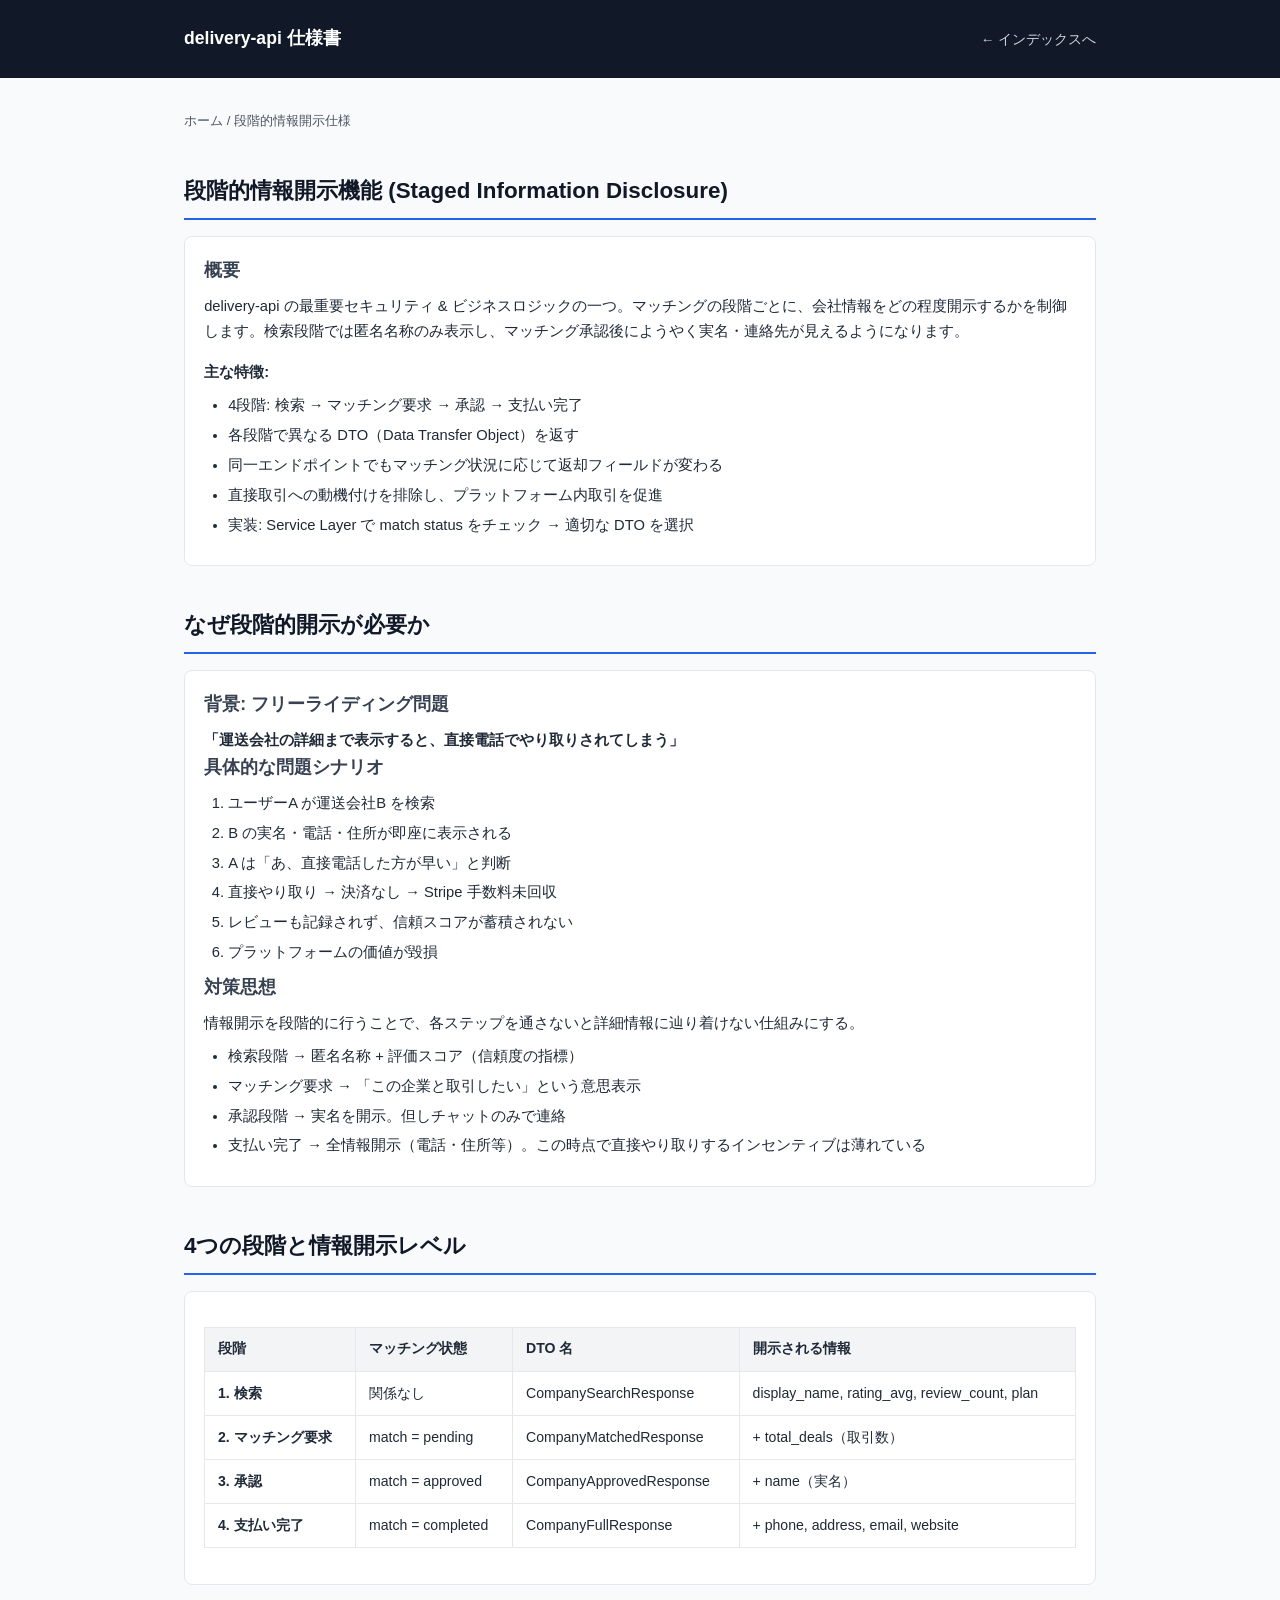
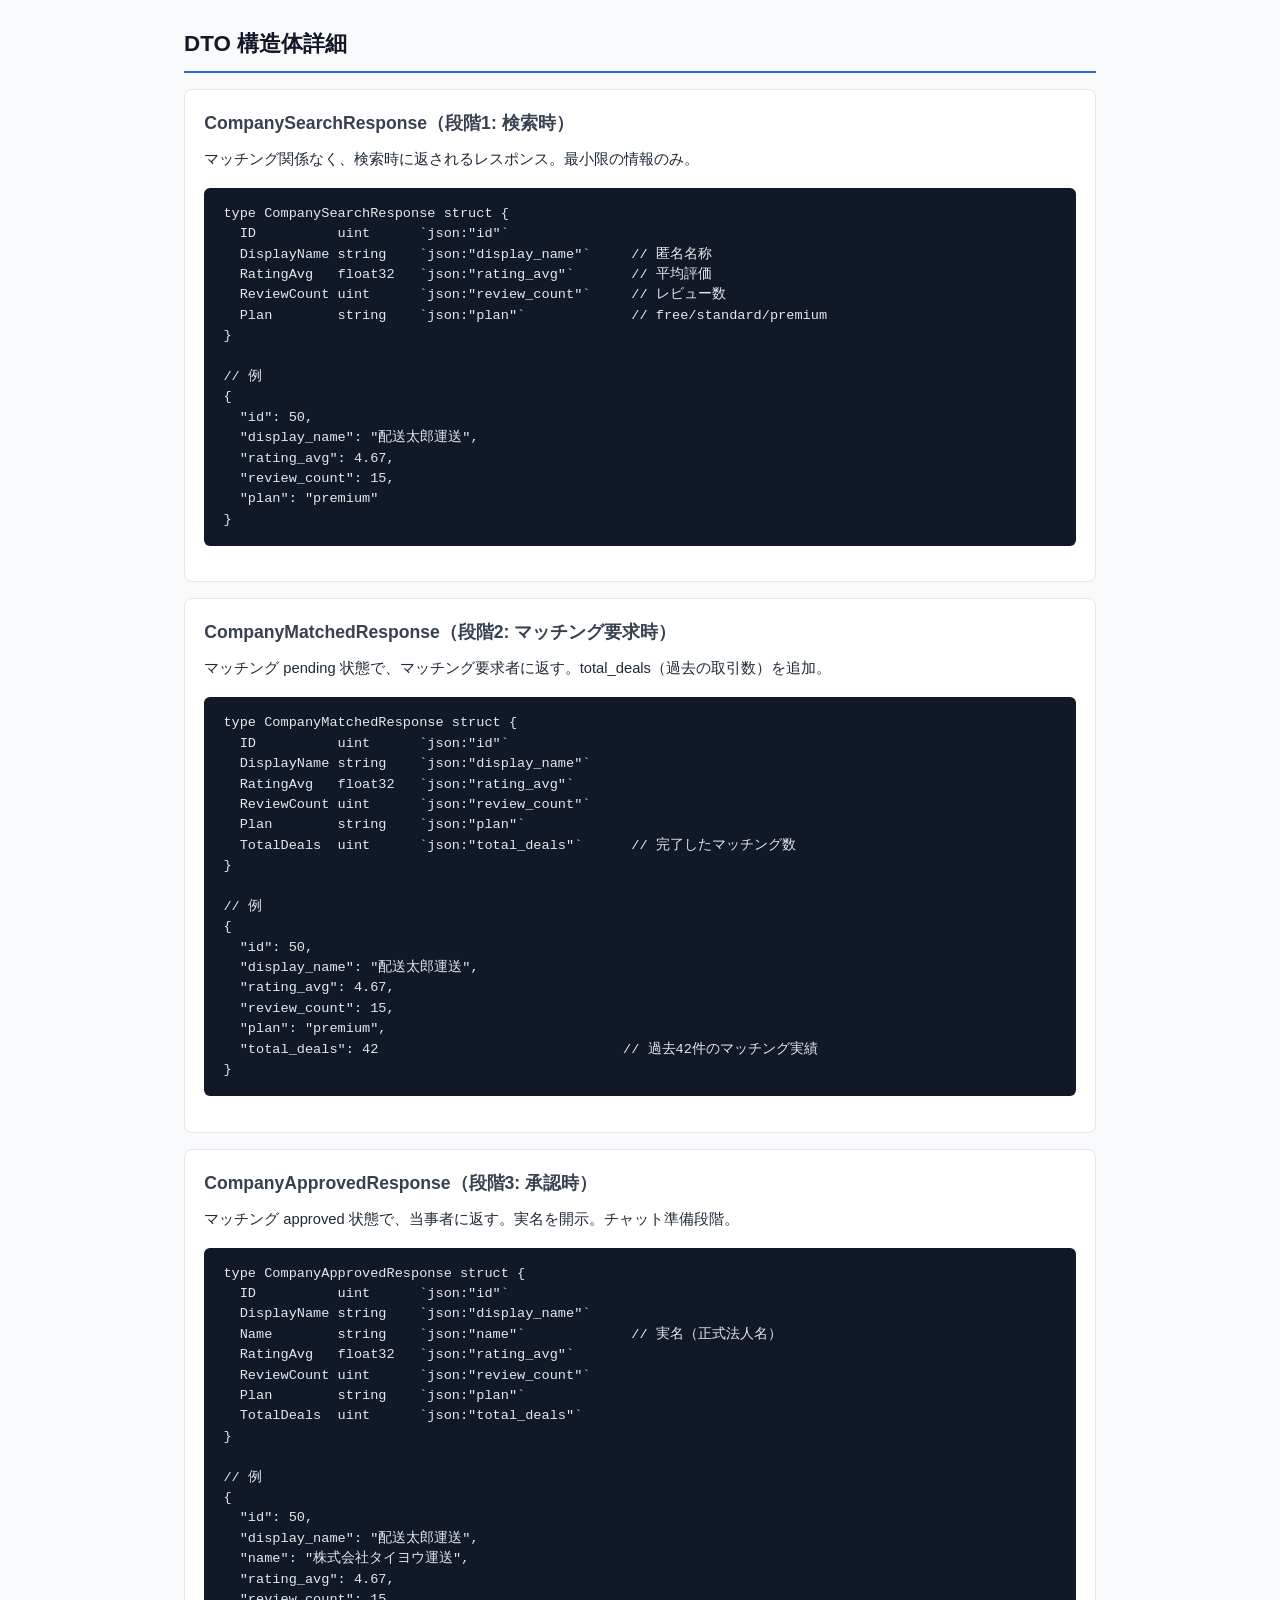
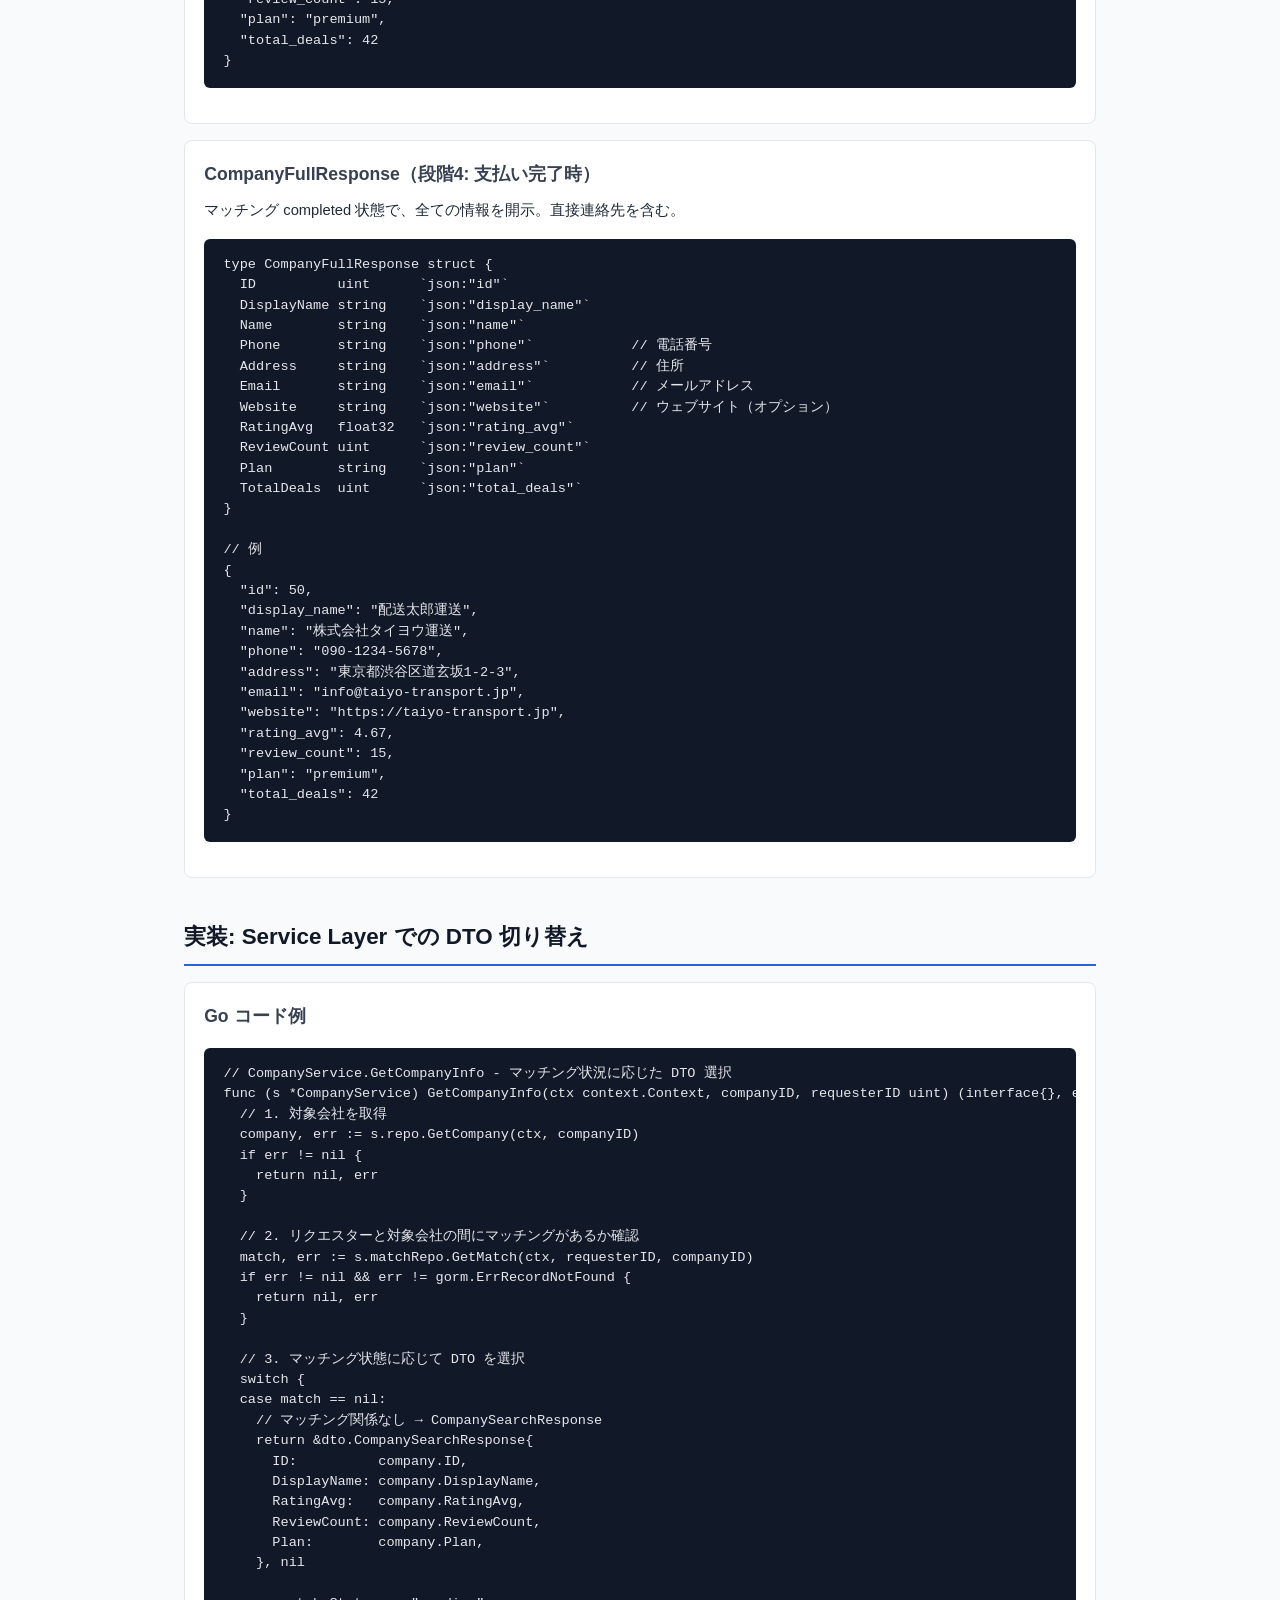
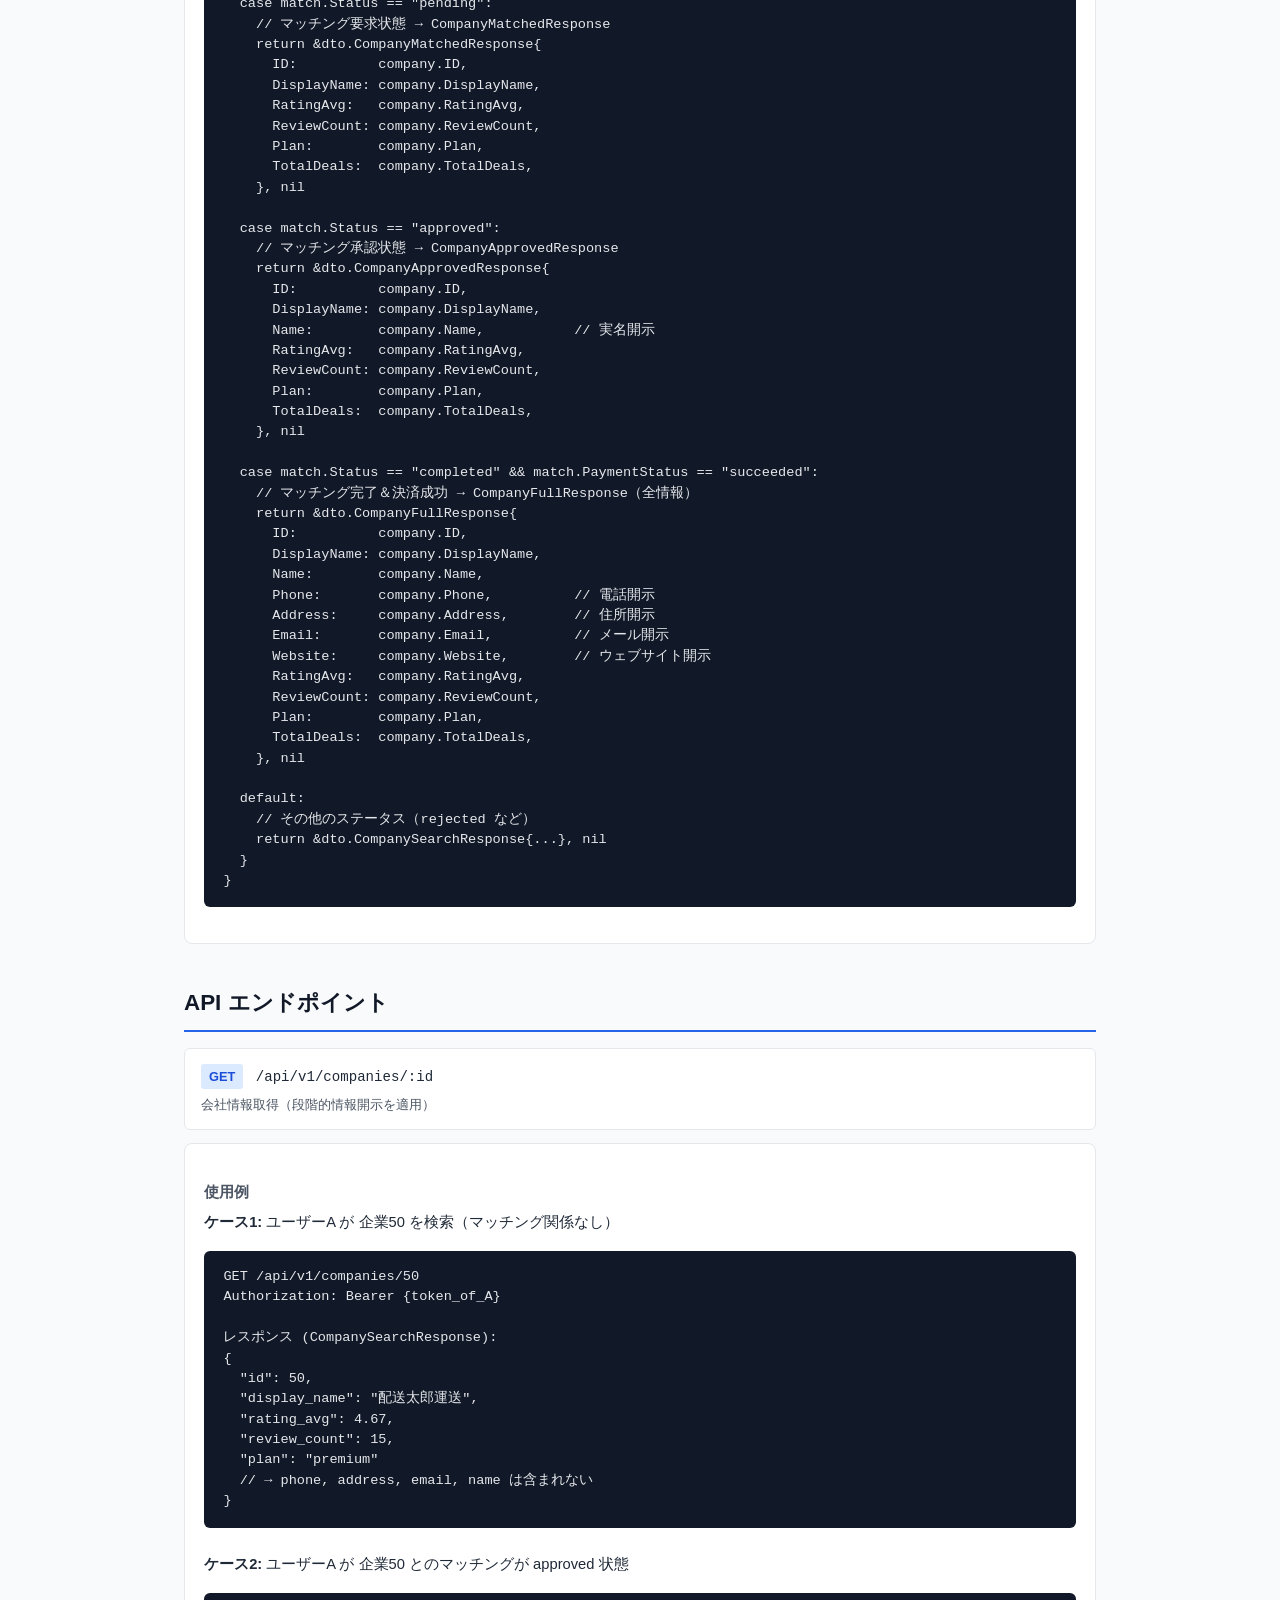
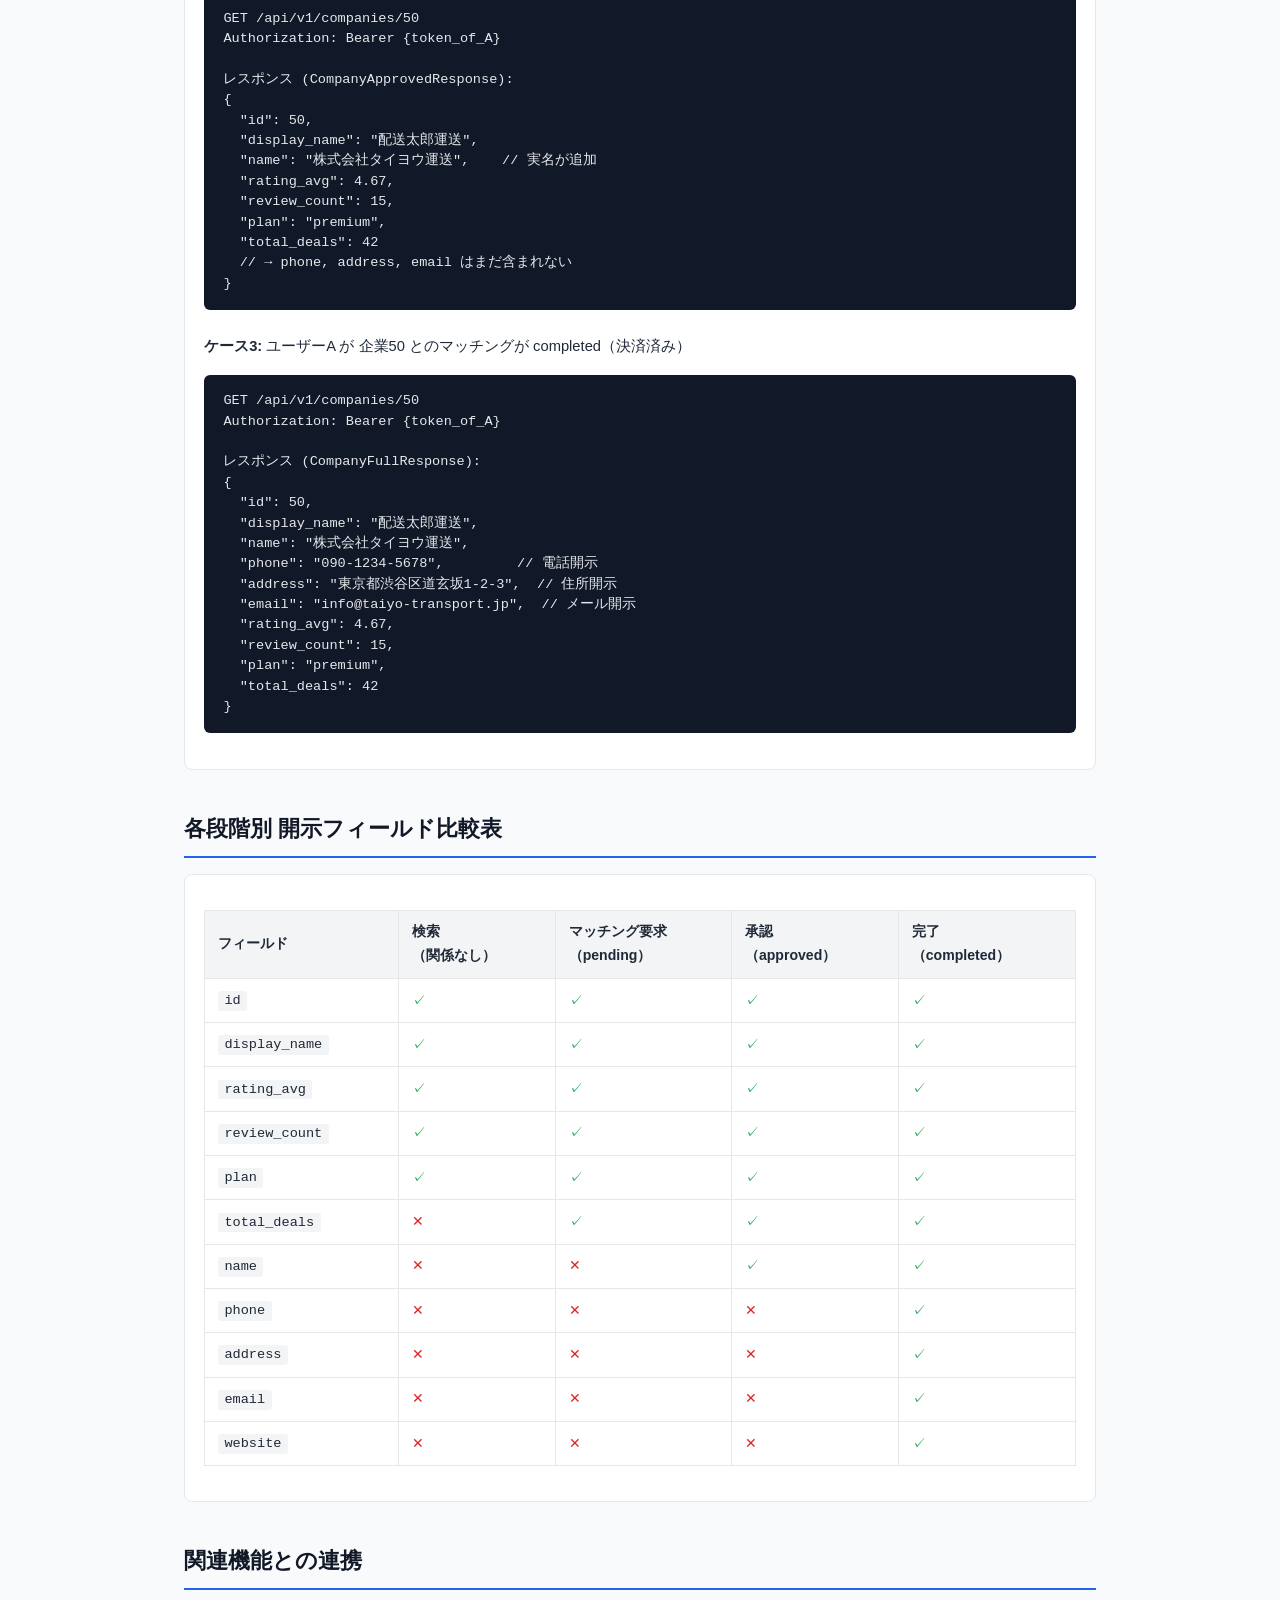
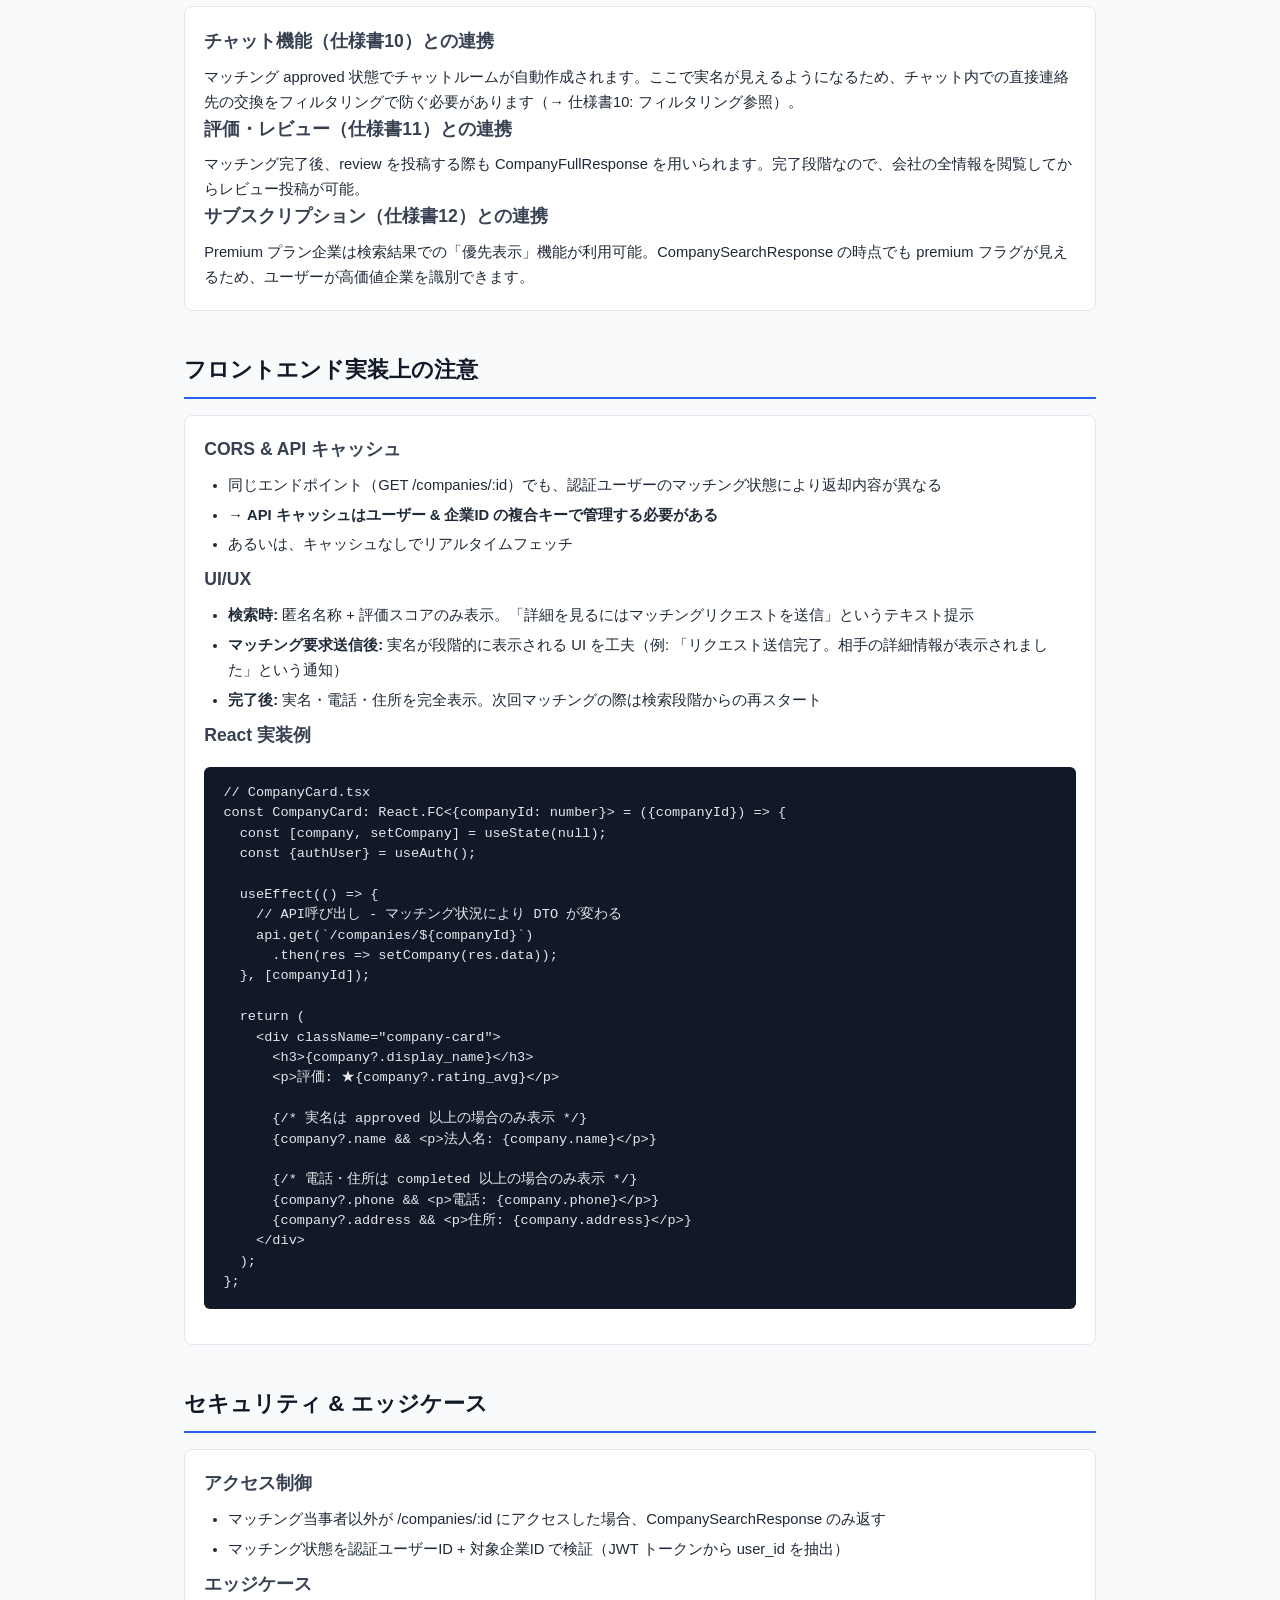
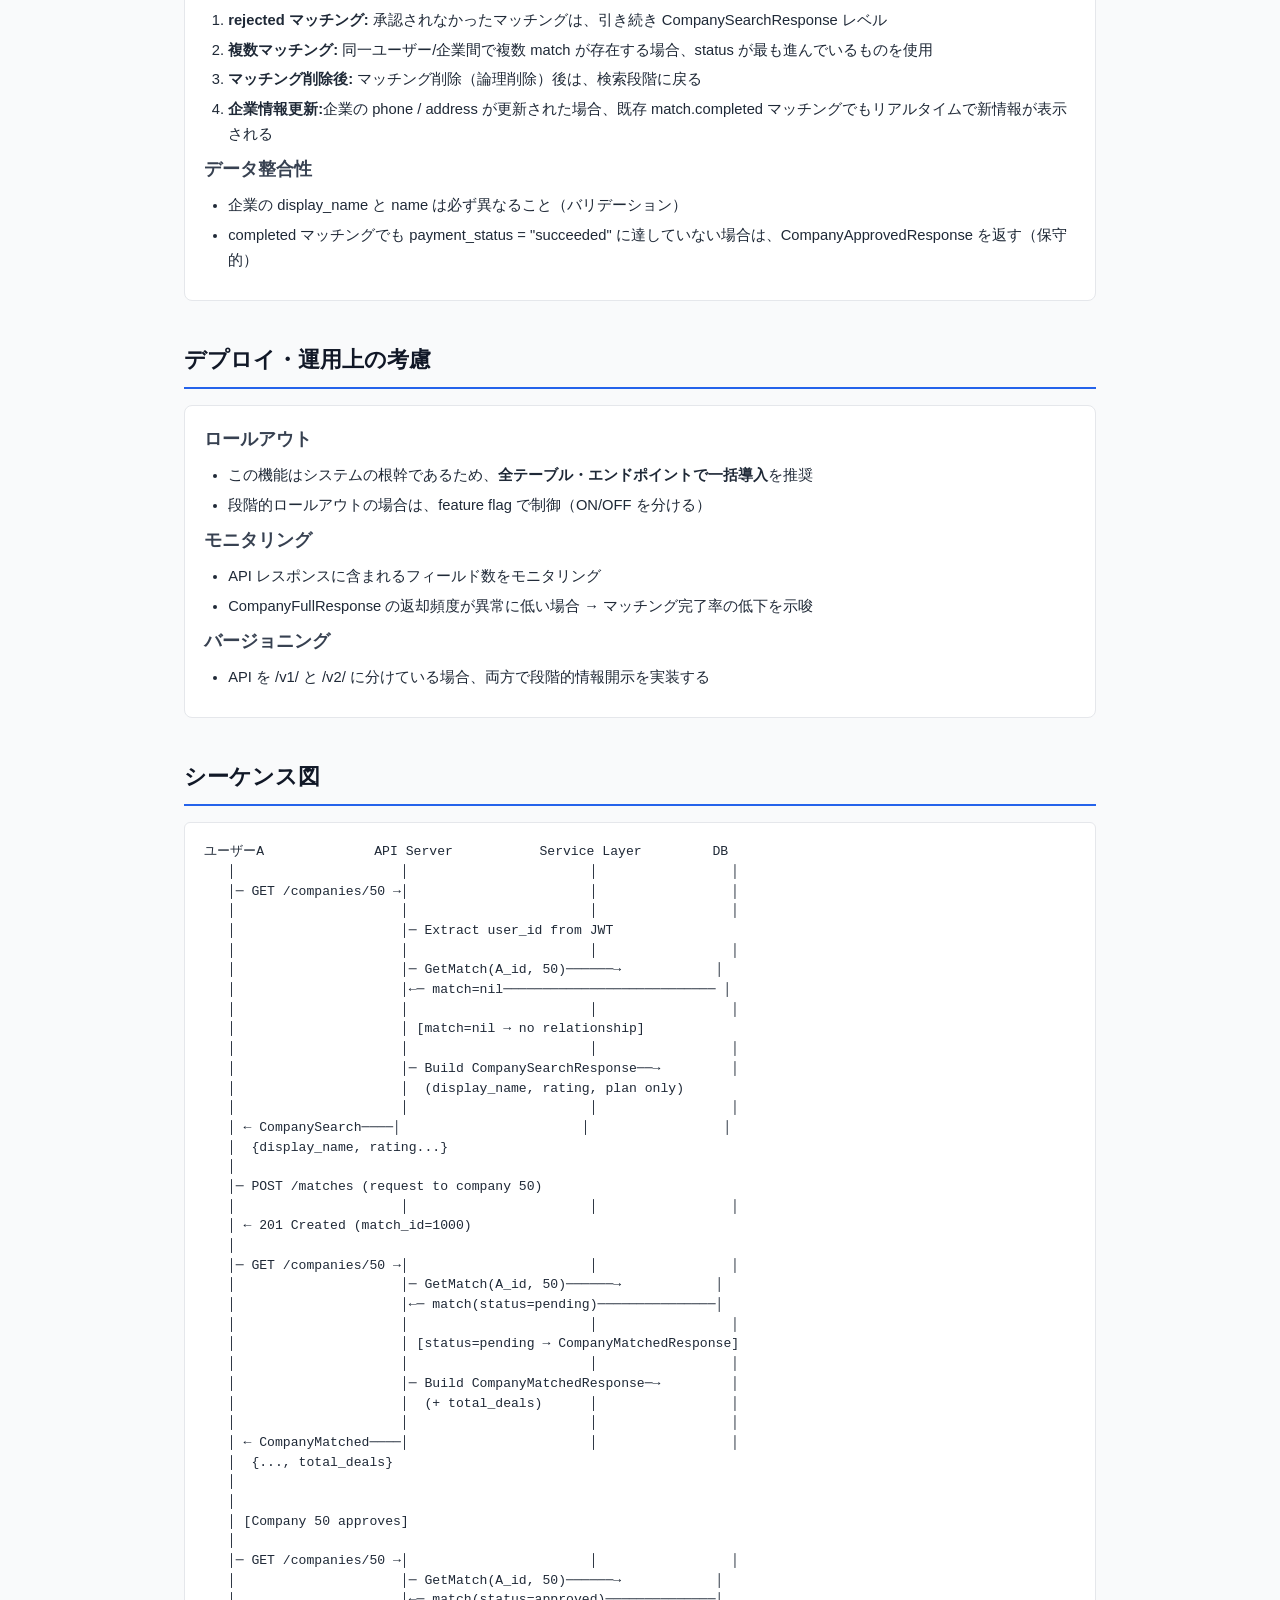
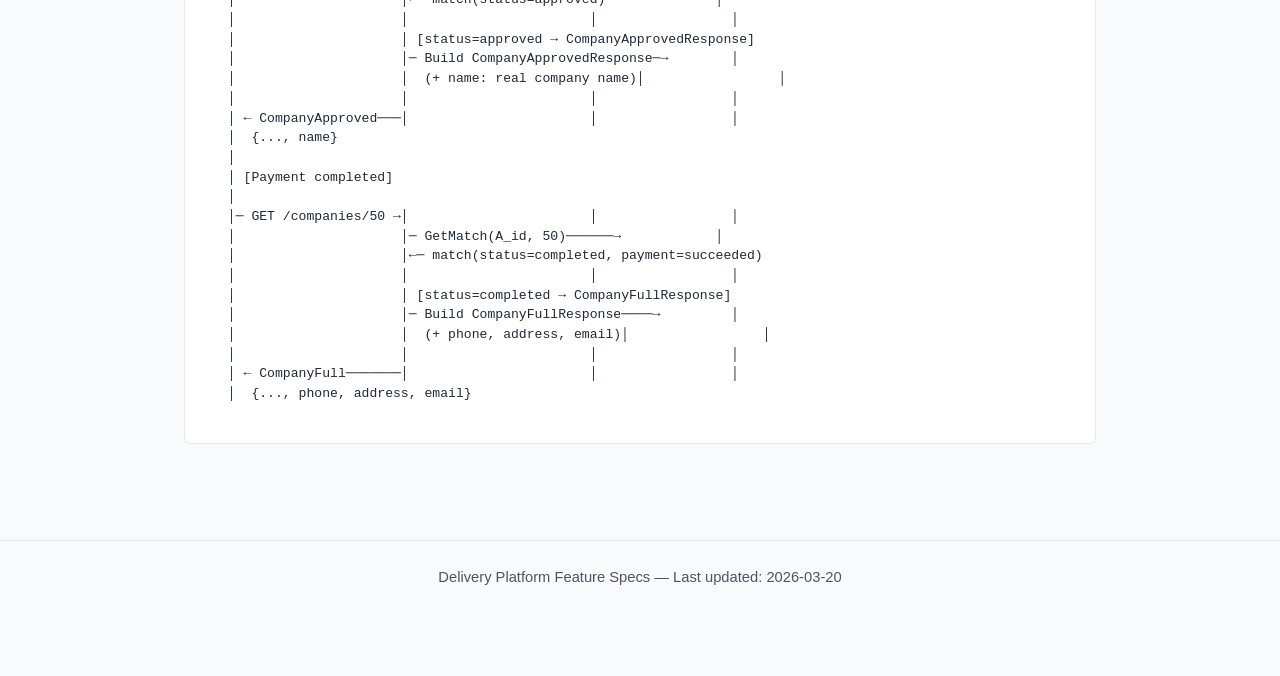
<file: docs/specs/info-disclosure.html>
<!DOCTYPE html>
<html lang="ja">
<head>
  <meta charset="UTF-8">
  <meta name="viewport" content="width=device-width, initial-scale=1.0">
  <title>段階的情報開示 - delivery-api 仕様書</title>
  <link rel="stylesheet" href="style.css">
</head>
<body>
  <header>
    <div class="container">
      <h1>delivery-api 仕様書</h1>
      <nav>
        <a href="index.html">← インデックスへ</a>
      </nav>
    </div>
  </header>

  <div class="container">
    <!-- Breadcrumb -->
    <div class="breadcrumb">
      <a href="index.html">ホーム</a> / <span>段階的情報開示仕様</span>
    </div>

    <!-- Overview -->
    <h2>段階的情報開示機能 (Staged Information Disclosure)</h2>
    <div class="card">
      <h3>概要</h3>
      <p>delivery-api の最重要セキュリティ & ビジネスロジックの一つ。マッチングの段階ごとに、会社情報をどの程度開示するかを制御します。検索段階では匿名名称のみ表示し、マッチング承認後にようやく実名・連絡先が見えるようになります。</p>
      <p style="margin-top: 1rem;"><strong>主な特徴:</strong></p>
      <ul>
        <li>4段階: 検索 → マッチング要求 → 承認 → 支払い完了</li>
        <li>各段階で異なる DTO（Data Transfer Object）を返す</li>
        <li>同一エンドポイントでもマッチング状況に応じて返却フィールドが変わる</li>
        <li>直接取引への動機付けを排除し、プラットフォーム内取引を促進</li>
        <li>実装: Service Layer で match status をチェック → 適切な DTO を選択</li>
      </ul>
    </div>

    <!-- Why Staged Disclosure -->
    <h2>なぜ段階的開示が必要か</h2>
    <div class="card">
      <h3>背景: フリーライディング問題</h3>
      <p><strong>「運送会社の詳細まで表示すると、直接電話でやり取りされてしまう」</strong></p>

      <h3>具体的な問題シナリオ</h3>
      <ol>
        <li>ユーザーA が運送会社B を検索</li>
        <li>B の実名・電話・住所が即座に表示される</li>
        <li>A は「あ、直接電話した方が早い」と判断</li>
        <li>直接やり取り → 決済なし → Stripe 手数料未回収</li>
        <li>レビューも記録されず、信頼スコアが蓄積されない</li>
        <li>プラットフォームの価値が毀損</li>
      </ol>

      <h3>対策思想</h3>
      <p>情報開示を段階的に行うことで、各ステップを通さないと詳細情報に辿り着けない仕組みにする。</p>
      <ul>
        <li>検索段階 → 匿名名称 + 評価スコア（信頼度の指標）</li>
        <li>マッチング要求 → 「この企業と取引したい」という意思表示</li>
        <li>承認段階 → 実名を開示。但しチャットのみで連絡</li>
        <li>支払い完了 → 全情報開示（電話・住所等）。この時点で直接やり取りするインセンティブは薄れている</li>
      </ul>
    </div>

    <!-- 4 Stages -->
    <h2>4つの段階と情報開示レベル</h2>
    <div class="card">
      <table>
        <thead>
          <tr>
            <th>段階</th>
            <th>マッチング状態</th>
            <th>DTO 名</th>
            <th>開示される情報</th>
          </tr>
        </thead>
        <tbody>
          <tr>
            <td><strong>1. 検索</strong></td>
            <td>関係なし</td>
            <td>CompanySearchResponse</td>
            <td>display_name, rating_avg, review_count, plan</td>
          </tr>
          <tr>
            <td><strong>2. マッチング要求</strong></td>
            <td>match = pending</td>
            <td>CompanyMatchedResponse</td>
            <td>+ total_deals（取引数）</td>
          </tr>
          <tr>
            <td><strong>3. 承認</strong></td>
            <td>match = approved</td>
            <td>CompanyApprovedResponse</td>
            <td>+ name（実名）</td>
          </tr>
          <tr>
            <td><strong>4. 支払い完了</strong></td>
            <td>match = completed</td>
            <td>CompanyFullResponse</td>
            <td>+ phone, address, email, website</td>
          </tr>
        </tbody>
      </table>
    </div>

    <!-- DTO Structures -->
    <h2>DTO 構造体詳細</h2>

    <div class="card">
      <h3>CompanySearchResponse（段階1: 検索時）</h3>
      <p>マッチング関係なく、検索時に返されるレスポンス。最小限の情報のみ。</p>
      <pre><code>type CompanySearchResponse struct {
  ID          uint      `json:"id"`
  DisplayName string    `json:"display_name"`     // 匿名名称
  RatingAvg   float32   `json:"rating_avg"`       // 平均評価
  ReviewCount uint      `json:"review_count"`     // レビュー数
  Plan        string    `json:"plan"`             // free/standard/premium
}

// 例
{
  "id": 50,
  "display_name": "配送太郎運送",
  "rating_avg": 4.67,
  "review_count": 15,
  "plan": "premium"
}</code></pre>
    </div>

    <div class="card">
      <h3>CompanyMatchedResponse（段階2: マッチング要求時）</h3>
      <p>マッチング pending 状態で、マッチング要求者に返す。total_deals（過去の取引数）を追加。</p>
      <pre><code>type CompanyMatchedResponse struct {
  ID          uint      `json:"id"`
  DisplayName string    `json:"display_name"`
  RatingAvg   float32   `json:"rating_avg"`
  ReviewCount uint      `json:"review_count"`
  Plan        string    `json:"plan"`
  TotalDeals  uint      `json:"total_deals"`      // 完了したマッチング数
}

// 例
{
  "id": 50,
  "display_name": "配送太郎運送",
  "rating_avg": 4.67,
  "review_count": 15,
  "plan": "premium",
  "total_deals": 42                              // 過去42件のマッチング実績
}</code></pre>
    </div>

    <div class="card">
      <h3>CompanyApprovedResponse（段階3: 承認時）</h3>
      <p>マッチング approved 状態で、当事者に返す。実名を開示。チャット準備段階。</p>
      <pre><code>type CompanyApprovedResponse struct {
  ID          uint      `json:"id"`
  DisplayName string    `json:"display_name"`
  Name        string    `json:"name"`             // 実名（正式法人名）
  RatingAvg   float32   `json:"rating_avg"`
  ReviewCount uint      `json:"review_count"`
  Plan        string    `json:"plan"`
  TotalDeals  uint      `json:"total_deals"`
}

// 例
{
  "id": 50,
  "display_name": "配送太郎運送",
  "name": "株式会社タイヨウ運送",
  "rating_avg": 4.67,
  "review_count": 15,
  "plan": "premium",
  "total_deals": 42
}</code></pre>
    </div>

    <div class="card">
      <h3>CompanyFullResponse（段階4: 支払い完了時）</h3>
      <p>マッチング completed 状態で、全ての情報を開示。直接連絡先を含む。</p>
      <pre><code>type CompanyFullResponse struct {
  ID          uint      `json:"id"`
  DisplayName string    `json:"display_name"`
  Name        string    `json:"name"`
  Phone       string    `json:"phone"`            // 電話番号
  Address     string    `json:"address"`          // 住所
  Email       string    `json:"email"`            // メールアドレス
  Website     string    `json:"website"`          // ウェブサイト（オプション）
  RatingAvg   float32   `json:"rating_avg"`
  ReviewCount uint      `json:"review_count"`
  Plan        string    `json:"plan"`
  TotalDeals  uint      `json:"total_deals"`
}

// 例
{
  "id": 50,
  "display_name": "配送太郎運送",
  "name": "株式会社タイヨウ運送",
  "phone": "090-1234-5678",
  "address": "東京都渋谷区道玄坂1-2-3",
  "email": "info@taiyo-transport.jp",
  "website": "https://taiyo-transport.jp",
  "rating_avg": 4.67,
  "review_count": 15,
  "plan": "premium",
  "total_deals": 42
}</code></pre>
    </div>

    <!-- Implementation in Service Layer -->
    <h2>実装: Service Layer での DTO 切り替え</h2>

    <div class="card">
      <h3>Go コード例</h3>
      <pre><code>// CompanyService.GetCompanyInfo - マッチング状況に応じた DTO 選択
func (s *CompanyService) GetCompanyInfo(ctx context.Context, companyID, requesterID uint) (interface{}, error) {
  // 1. 対象会社を取得
  company, err := s.repo.GetCompany(ctx, companyID)
  if err != nil {
    return nil, err
  }

  // 2. リクエスターと対象会社の間にマッチングがあるか確認
  match, err := s.matchRepo.GetMatch(ctx, requesterID, companyID)
  if err != nil && err != gorm.ErrRecordNotFound {
    return nil, err
  }

  // 3. マッチング状態に応じて DTO を選択
  switch {
  case match == nil:
    // マッチング関係なし → CompanySearchResponse
    return &dto.CompanySearchResponse{
      ID:          company.ID,
      DisplayName: company.DisplayName,
      RatingAvg:   company.RatingAvg,
      ReviewCount: company.ReviewCount,
      Plan:        company.Plan,
    }, nil

  case match.Status == "pending":
    // マッチング要求状態 → CompanyMatchedResponse
    return &dto.CompanyMatchedResponse{
      ID:          company.ID,
      DisplayName: company.DisplayName,
      RatingAvg:   company.RatingAvg,
      ReviewCount: company.ReviewCount,
      Plan:        company.Plan,
      TotalDeals:  company.TotalDeals,
    }, nil

  case match.Status == "approved":
    // マッチング承認状態 → CompanyApprovedResponse
    return &dto.CompanyApprovedResponse{
      ID:          company.ID,
      DisplayName: company.DisplayName,
      Name:        company.Name,           // 実名開示
      RatingAvg:   company.RatingAvg,
      ReviewCount: company.ReviewCount,
      Plan:        company.Plan,
      TotalDeals:  company.TotalDeals,
    }, nil

  case match.Status == "completed" && match.PaymentStatus == "succeeded":
    // マッチング完了＆決済成功 → CompanyFullResponse（全情報）
    return &dto.CompanyFullResponse{
      ID:          company.ID,
      DisplayName: company.DisplayName,
      Name:        company.Name,
      Phone:       company.Phone,          // 電話開示
      Address:     company.Address,        // 住所開示
      Email:       company.Email,          // メール開示
      Website:     company.Website,        // ウェブサイト開示
      RatingAvg:   company.RatingAvg,
      ReviewCount: company.ReviewCount,
      Plan:        company.Plan,
      TotalDeals:  company.TotalDeals,
    }, nil

  default:
    // その他のステータス（rejected など）
    return &dto.CompanySearchResponse{...}, nil
  }
}
</code></pre>
    </div>

    <!-- API Endpoint -->
    <h2>API エンドポイント</h2>

    <div class="endpoint">
      <span class="method method-get">GET</span>
      <span class="path">/api/v1/companies/:id</span>
      <div class="desc">会社情報取得（段階的情報開示を適用）</div>
    </div>

    <div class="card" style="margin-top: 0.8rem;">
      <h4>使用例</h4>
      <p><strong>ケース1:</strong> ユーザーA が 企業50 を検索（マッチング関係なし）</p>
      <pre><code>GET /api/v1/companies/50
Authorization: Bearer {token_of_A}

レスポンス (CompanySearchResponse):
{
  "id": 50,
  "display_name": "配送太郎運送",
  "rating_avg": 4.67,
  "review_count": 15,
  "plan": "premium"
  // → phone, address, email, name は含まれない
}</code></pre>

      <p style="margin-top: 1.5rem;"><strong>ケース2:</strong> ユーザーA が 企業50 とのマッチングが approved 状態</p>
      <pre><code>GET /api/v1/companies/50
Authorization: Bearer {token_of_A}

レスポンス (CompanyApprovedResponse):
{
  "id": 50,
  "display_name": "配送太郎運送",
  "name": "株式会社タイヨウ運送",    // 実名が追加
  "rating_avg": 4.67,
  "review_count": 15,
  "plan": "premium",
  "total_deals": 42
  // → phone, address, email はまだ含まれない
}</code></pre>

      <p style="margin-top: 1.5rem;"><strong>ケース3:</strong> ユーザーA が 企業50 とのマッチングが completed（決済済み）</p>
      <pre><code>GET /api/v1/companies/50
Authorization: Bearer {token_of_A}

レスポンス (CompanyFullResponse):
{
  "id": 50,
  "display_name": "配送太郎運送",
  "name": "株式会社タイヨウ運送",
  "phone": "090-1234-5678",         // 電話開示
  "address": "東京都渋谷区道玄坂1-2-3",  // 住所開示
  "email": "info@taiyo-transport.jp",  // メール開示
  "rating_avg": 4.67,
  "review_count": 15,
  "plan": "premium",
  "total_deals": 42
}</code></pre>
    </div>

    <!-- Stage Visualization Table -->
    <h2>各段階別 開示フィールド比較表</h2>
    <div class="card">
      <table>
        <thead>
          <tr>
            <th>フィールド</th>
            <th>検索<br>（関係なし）</th>
            <th>マッチング要求<br>（pending）</th>
            <th>承認<br>（approved）</th>
            <th>完了<br>（completed）</th>
          </tr>
        </thead>
        <tbody>
          <tr>
            <td><code>id</code></td>
            <td class="status-active">✓</td>
            <td class="status-active">✓</td>
            <td class="status-active">✓</td>
            <td class="status-active">✓</td>
          </tr>
          <tr>
            <td><code>display_name</code></td>
            <td class="status-active">✓</td>
            <td class="status-active">✓</td>
            <td class="status-active">✓</td>
            <td class="status-active">✓</td>
          </tr>
          <tr>
            <td><code>rating_avg</code></td>
            <td class="status-active">✓</td>
            <td class="status-active">✓</td>
            <td class="status-active">✓</td>
            <td class="status-active">✓</td>
          </tr>
          <tr>
            <td><code>review_count</code></td>
            <td class="status-active">✓</td>
            <td class="status-active">✓</td>
            <td class="status-active">✓</td>
            <td class="status-active">✓</td>
          </tr>
          <tr>
            <td><code>plan</code></td>
            <td class="status-active">✓</td>
            <td class="status-active">✓</td>
            <td class="status-active">✓</td>
            <td class="status-active">✓</td>
          </tr>
          <tr>
            <td><code>total_deals</code></td>
            <td class="status-rejected">✕</td>
            <td class="status-active">✓</td>
            <td class="status-active">✓</td>
            <td class="status-active">✓</td>
          </tr>
          <tr>
            <td><code>name</code></td>
            <td class="status-rejected">✕</td>
            <td class="status-rejected">✕</td>
            <td class="status-active">✓</td>
            <td class="status-active">✓</td>
          </tr>
          <tr>
            <td><code>phone</code></td>
            <td class="status-rejected">✕</td>
            <td class="status-rejected">✕</td>
            <td class="status-rejected">✕</td>
            <td class="status-active">✓</td>
          </tr>
          <tr>
            <td><code>address</code></td>
            <td class="status-rejected">✕</td>
            <td class="status-rejected">✕</td>
            <td class="status-rejected">✕</td>
            <td class="status-active">✓</td>
          </tr>
          <tr>
            <td><code>email</code></td>
            <td class="status-rejected">✕</td>
            <td class="status-rejected">✕</td>
            <td class="status-rejected">✕</td>
            <td class="status-active">✓</td>
          </tr>
          <tr>
            <td><code>website</code></td>
            <td class="status-rejected">✕</td>
            <td class="status-rejected">✕</td>
            <td class="status-rejected">✕</td>
            <td class="status-active">✓</td>
          </tr>
        </tbody>
      </table>
    </div>

    <!-- Related Features -->
    <h2>関連機能との連携</h2>
    <div class="card">
      <h3>チャット機能（仕様書10）との連携</h3>
      <p>マッチング approved 状態でチャットルームが自動作成されます。ここで実名が見えるようになるため、チャット内での直接連絡先の交換をフィルタリングで防ぐ必要があります（→ 仕様書10: フィルタリング参照）。</p>

      <h3>評価・レビュー（仕様書11）との連携</h3>
      <p>マッチング完了後、review を投稿する際も CompanyFullResponse を用いられます。完了段階なので、会社の全情報を閲覧してからレビュー投稿が可能。</p>

      <h3>サブスクリプション（仕様書12）との連携</h3>
      <p>Premium プラン企業は検索結果での「優先表示」機能が利用可能。CompanySearchResponse の時点でも premium フラグが見えるため、ユーザーが高価値企業を識別できます。</p>
    </div>

    <!-- Frontend Implementation -->
    <h2>フロントエンド実装上の注意</h2>
    <div class="card">
      <h3>CORS & API キャッシュ</h3>
      <ul>
        <li>同じエンドポイント（GET /companies/:id）でも、認証ユーザーのマッチング状態により返却内容が異なる</li>
        <li>→ <strong>API キャッシュはユーザー & 企業ID の複合キーで管理する必要がある</strong></li>
        <li>あるいは、キャッシュなしでリアルタイムフェッチ</li>
      </ul>

      <h3>UI/UX</h3>
      <ul>
        <li><strong>検索時:</strong> 匿名名称 + 評価スコアのみ表示。「詳細を見るにはマッチングリクエストを送信」というテキスト提示</li>
        <li><strong>マッチング要求送信後:</strong> 実名が段階的に表示される UI を工夫（例: 「リクエスト送信完了。相手の詳細情報が表示されました」という通知）</li>
        <li><strong>完了後:</strong> 実名・電話・住所を完全表示。次回マッチングの際は検索段階からの再スタート</li>
      </ul>

      <h3>React 実装例</h3>
      <pre><code>// CompanyCard.tsx
const CompanyCard: React.FC&lt;{companyId: number}&gt; = ({companyId}) =&gt; {
  const [company, setCompany] = useState(null);
  const {authUser} = useAuth();

  useEffect(() =&gt; {
    // API呼び出し - マッチング状況により DTO が変わる
    api.get(`/companies/${companyId}`)
      .then(res =&gt; setCompany(res.data));
  }, [companyId]);

  return (
    &lt;div className="company-card"&gt;
      &lt;h3&gt;{company?.display_name}&lt;/h3&gt;
      &lt;p&gt;評価: ★{company?.rating_avg}&lt;/p&gt;

      {/* 実名は approved 以上の場合のみ表示 */}
      {company?.name && &lt;p&gt;法人名: {company.name}&lt;/p&gt;}

      {/* 電話・住所は completed 以上の場合のみ表示 */}
      {company?.phone && &lt;p&gt;電話: {company.phone}&lt;/p&gt;}
      {company?.address && &lt;p&gt;住所: {company.address}&lt;/p&gt;}
    &lt;/div&gt;
  );
};</code></pre>
    </div>

    <!-- Security & Edge Cases -->
    <h2>セキュリティ & エッジケース</h2>
    <div class="card">
      <h3>アクセス制御</h3>
      <ul>
        <li>マッチング当事者以外が /companies/:id にアクセスした場合、CompanySearchResponse のみ返す</li>
        <li>マッチング状態を認証ユーザーID + 対象企業ID で検証（JWT トークンから user_id を抽出）</li>
      </ul>

      <h3>エッジケース</h3>
      <ol>
        <li><strong>rejected マッチング:</strong> 承認されなかったマッチングは、引き続き CompanySearchResponse レベル</li>
        <li><strong>複数マッチング:</strong> 同一ユーザー/企業間で複数 match が存在する場合、status が最も進んでいるものを使用</li>
        <li><strong>マッチング削除後:</strong> マッチング削除（論理削除）後は、検索段階に戻る</li>
        <li><strong>企業情報更新:</strong>企業の phone / address が更新された場合、既存 match.completed マッチングでもリアルタイムで新情報が表示される</li>
      </ol>

      <h3>データ整合性</h3>
      <ul>
        <li>企業の display_name と name は必ず異なること（バリデーション）</li>
        <li>completed マッチングでも payment_status = "succeeded" に達していない場合は、CompanyApprovedResponse を返す（保守的）</li>
      </ul>
    </div>

    <!-- Deployment Considerations -->
    <h2>デプロイ・運用上の考慮</h2>
    <div class="card">
      <h3>ロールアウト</h3>
      <ul>
        <li>この機能はシステムの根幹であるため、<strong>全テーブル・エンドポイントで一括導入</strong>を推奨</li>
        <li>段階的ロールアウトの場合は、feature flag で制御（ON/OFF を分ける）</li>
      </ul>

      <h3>モニタリング</h3>
      <ul>
        <li>API レスポンスに含まれるフィールド数をモニタリング</li>
        <li>CompanyFullResponse の返却頻度が異常に低い場合 → マッチング完了率の低下を示唆</li>
      </ul>

      <h3>バージョニング</h3>
      <ul>
        <li>API を /v1/ と /v2/ に分けている場合、両方で段階的情報開示を実装する</li>
      </ul>
    </div>

    <!-- Sequence Diagram -->
    <h2>シーケンス図</h2>
    <div class="flow">
      <pre>
ユーザーA              API Server           Service Layer         DB
   │                     │                       │                 │
   │─ GET /companies/50 →│                       │                 │
   │                     │                       │                 │
   │                     │─ Extract user_id from JWT
   │                     │                       │                 │
   │                     │─ GetMatch(A_id, 50)──────→            │
   │                     │←─ match=nil─────────────────────────── │
   │                     │                       │                 │
   │                     │ [match=nil → no relationship]
   │                     │                       │                 │
   │                     │─ Build CompanySearchResponse──→         │
   │                     │  (display_name, rating, plan only)
   │                     │                       │                 │
   │ ← CompanySearch────│                       │                 │
   │  {display_name, rating...}
   │
   │─ POST /matches (request to company 50)
   │                     │                       │                 │
   │ ← 201 Created (match_id=1000)
   │
   │─ GET /companies/50 →│                       │                 │
   │                     │─ GetMatch(A_id, 50)──────→            │
   │                     │←─ match(status=pending)───────────────│
   │                     │                       │                 │
   │                     │ [status=pending → CompanyMatchedResponse]
   │                     │                       │                 │
   │                     │─ Build CompanyMatchedResponse─→         │
   │                     │  (+ total_deals)      │                 │
   │                     │                       │                 │
   │ ← CompanyMatched────│                       │                 │
   │  {..., total_deals}
   │
   │
   │ [Company 50 approves]
   │
   │─ GET /companies/50 →│                       │                 │
   │                     │─ GetMatch(A_id, 50)──────→            │
   │                     │←─ match(status=approved)──────────────│
   │                     │                       │                 │
   │                     │ [status=approved → CompanyApprovedResponse]
   │                     │─ Build CompanyApprovedResponse─→        │
   │                     │  (+ name: real company name)│                 │
   │                     │                       │                 │
   │ ← CompanyApproved───│                       │                 │
   │  {..., name}
   │
   │ [Payment completed]
   │
   │─ GET /companies/50 →│                       │                 │
   │                     │─ GetMatch(A_id, 50)──────→            │
   │                     │←─ match(status=completed, payment=succeeded)
   │                     │                       │                 │
   │                     │ [status=completed → CompanyFullResponse]
   │                     │─ Build CompanyFullResponse────→         │
   │                     │  (+ phone, address, email)│                 │
   │                     │                       │                 │
   │ ← CompanyFull───────│                       │                 │
   │  {..., phone, address, email}
      </pre>
    </div>

  </div>

  <footer>
    <p>Delivery Platform Feature Specs — Last updated: 2026-03-20</p>
  </footer>
</body>
</html>
</file>
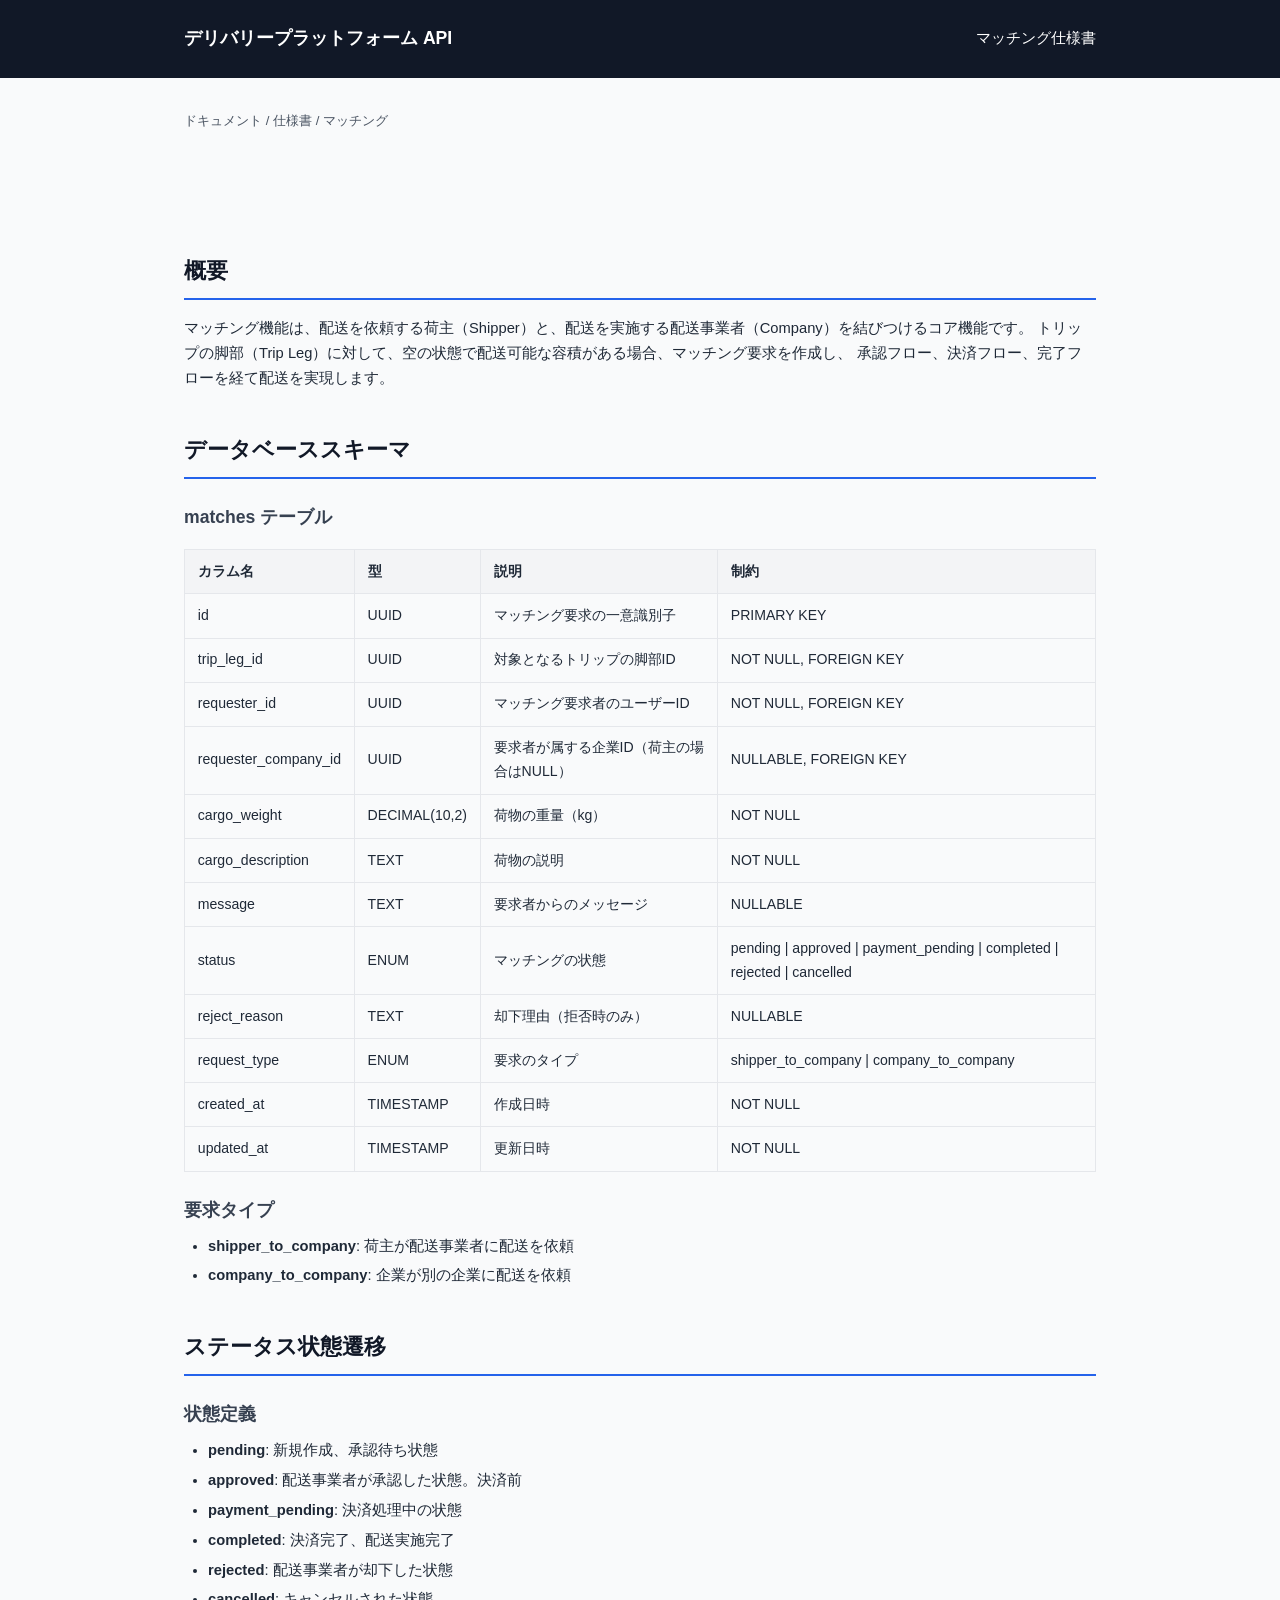
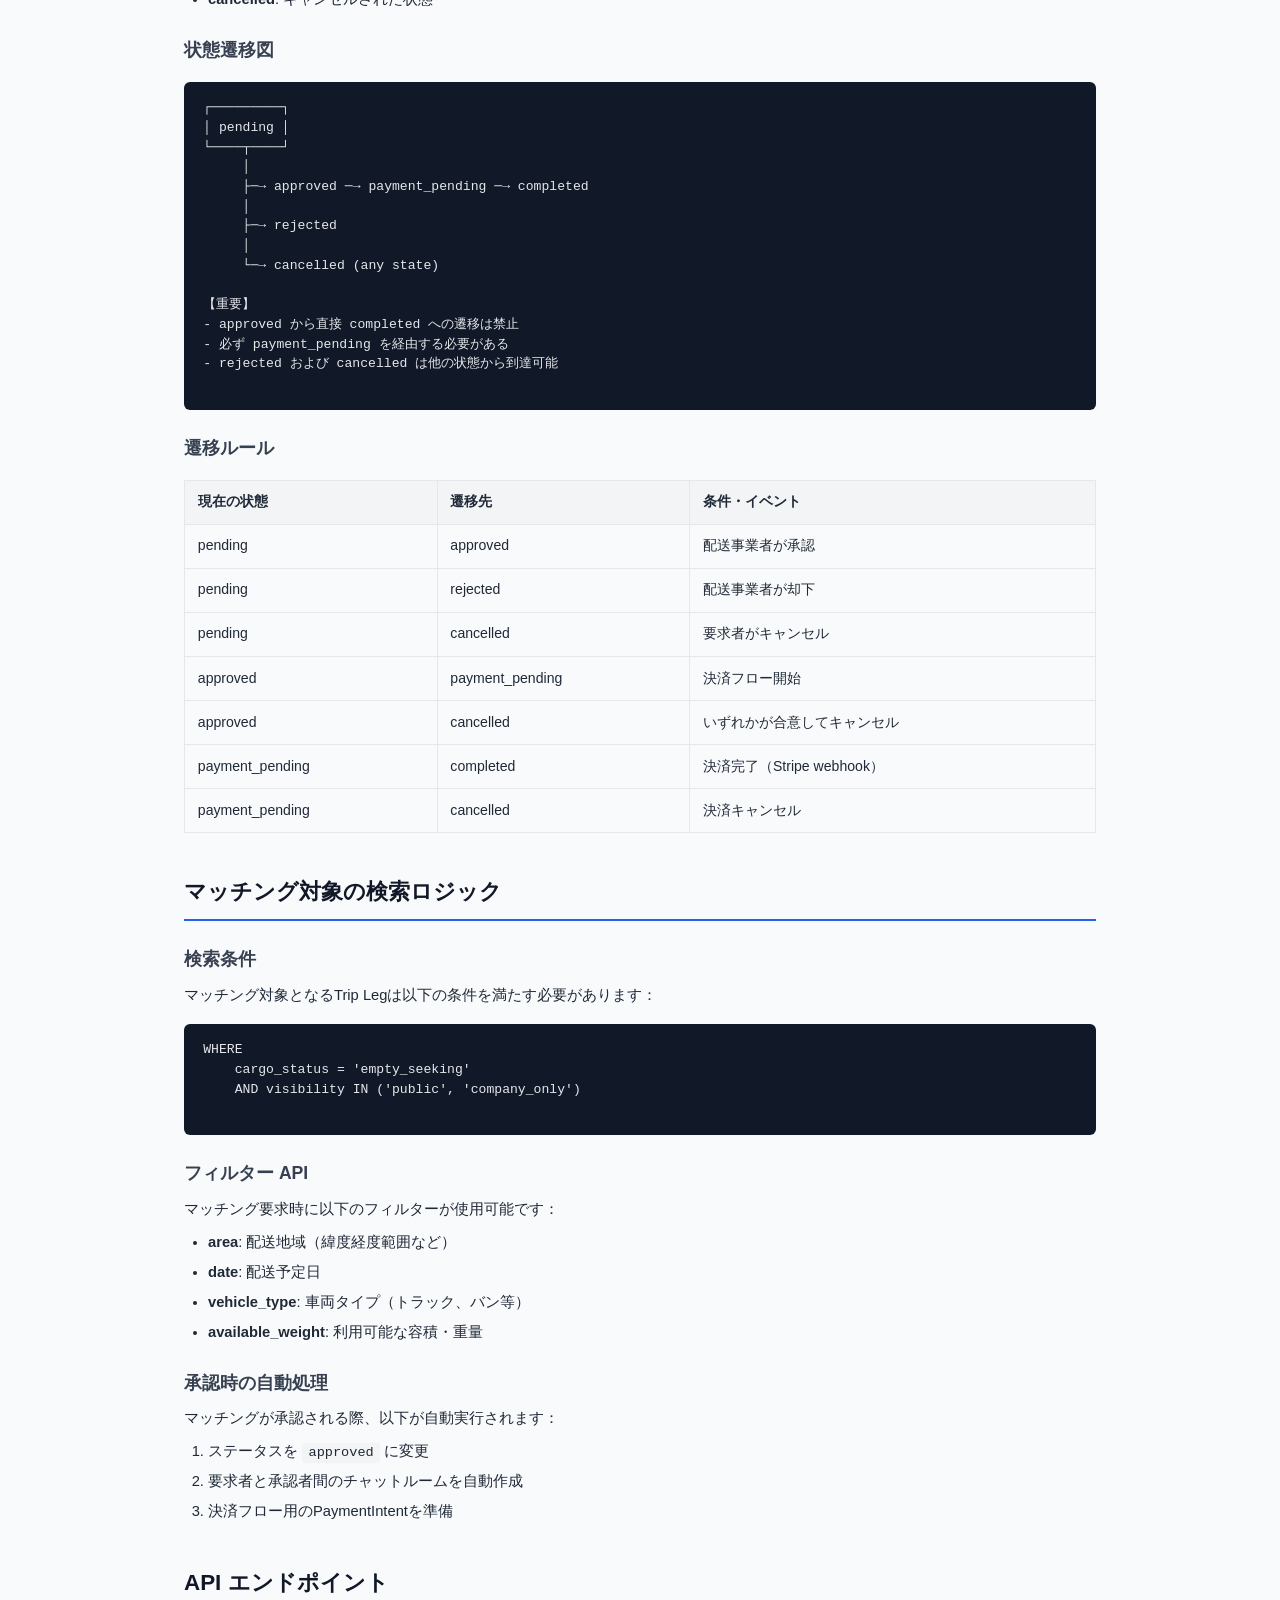
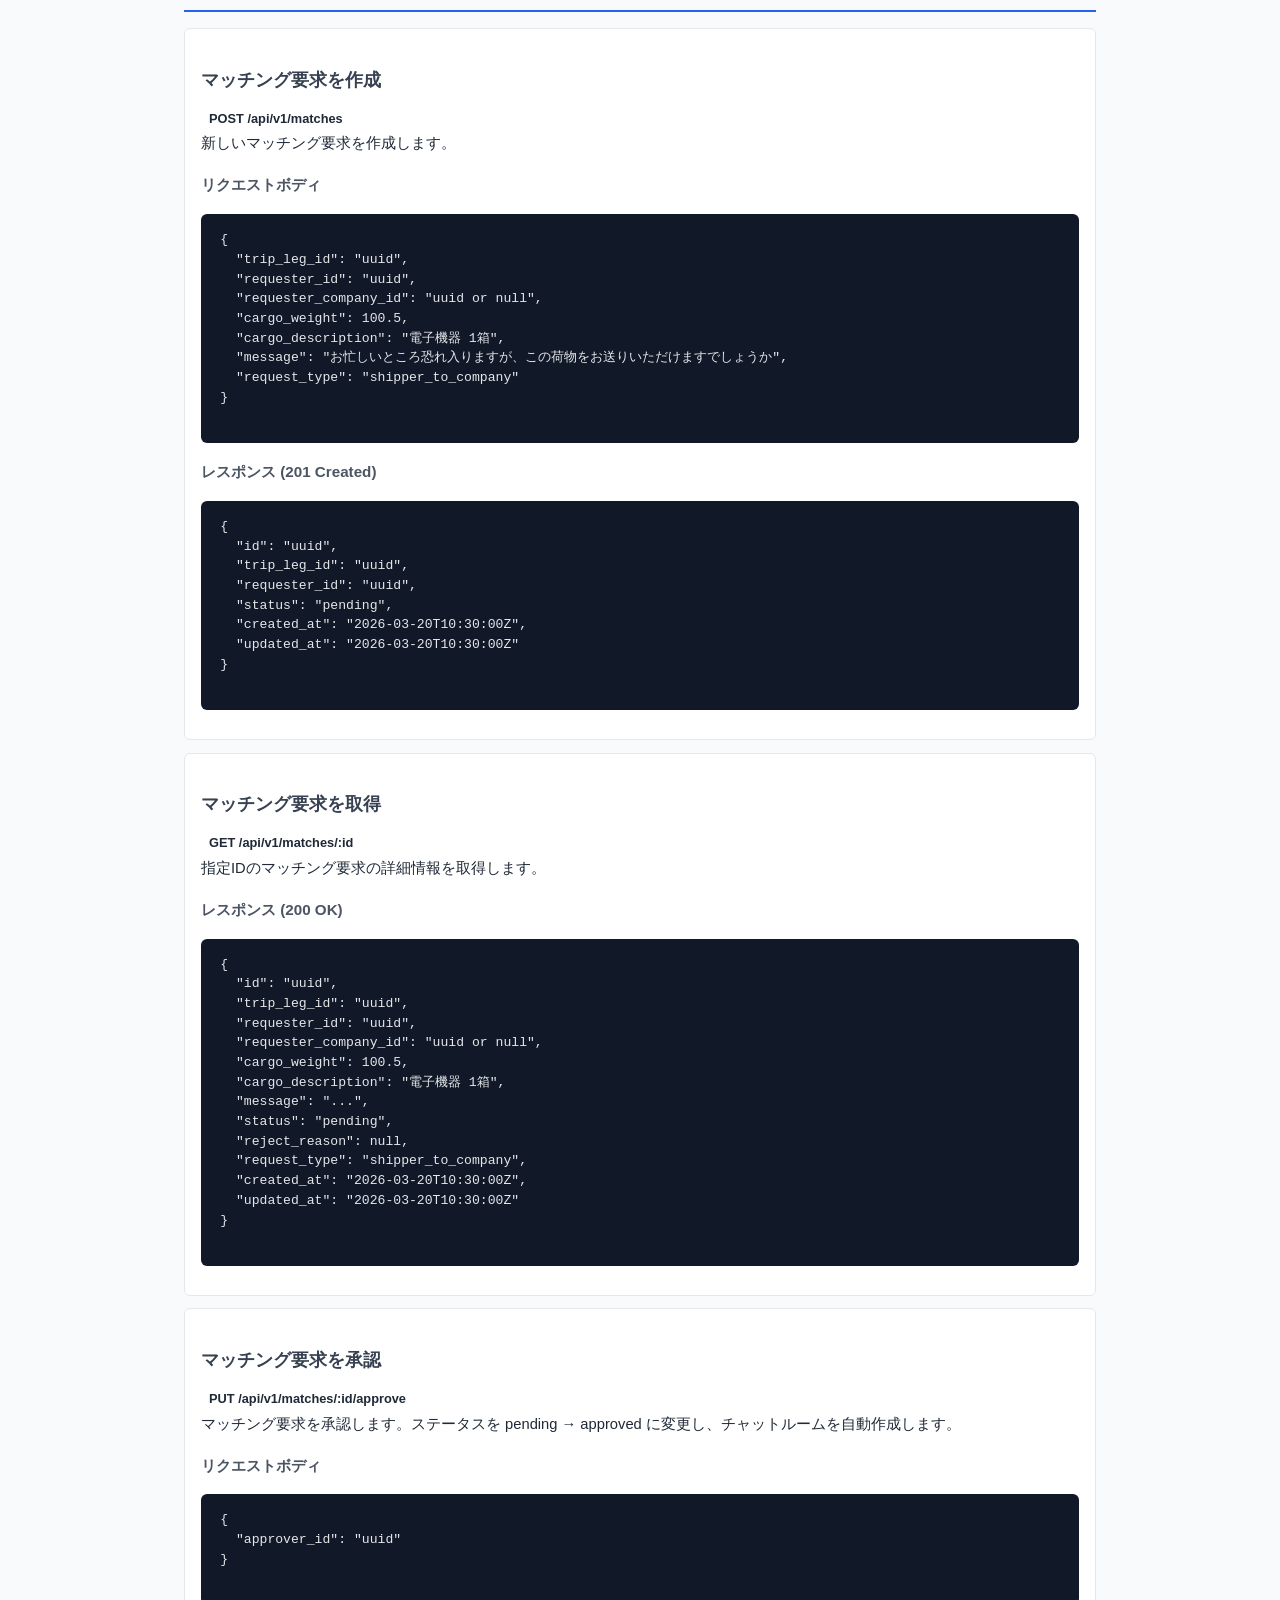
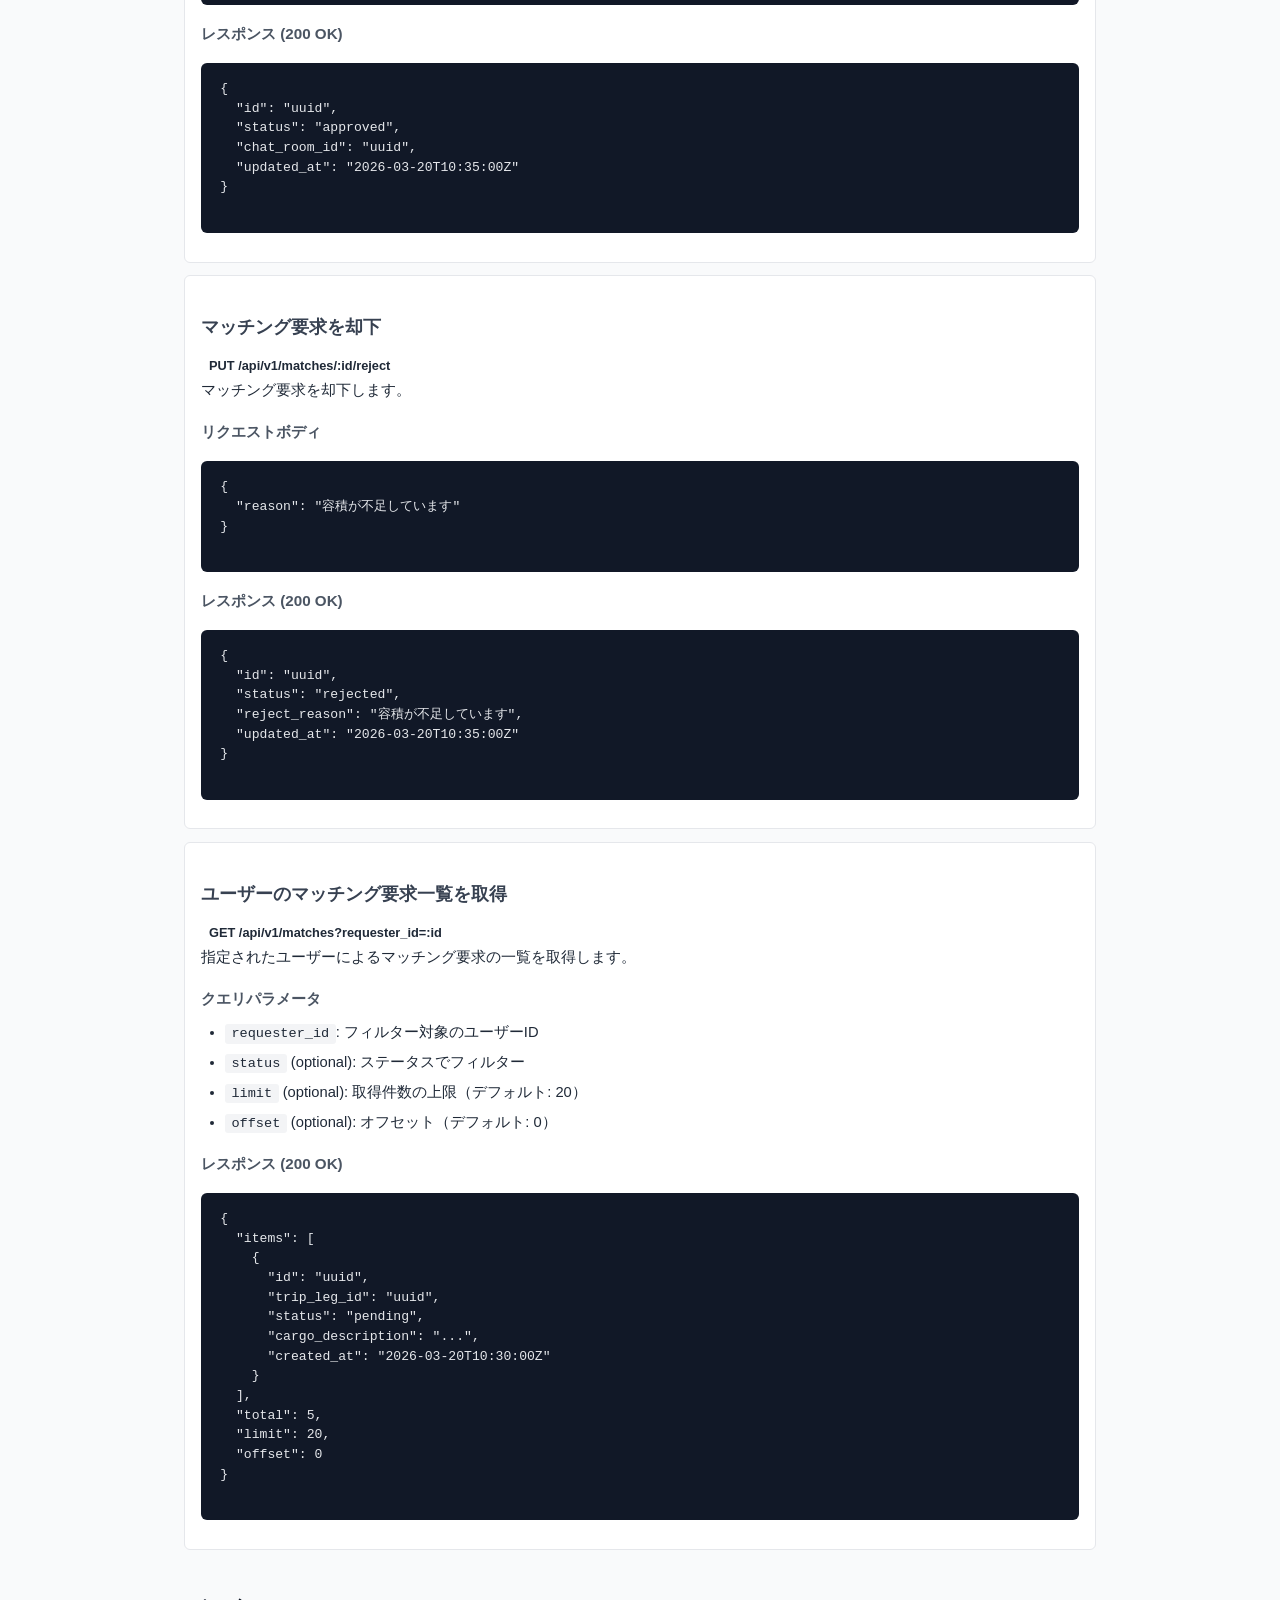
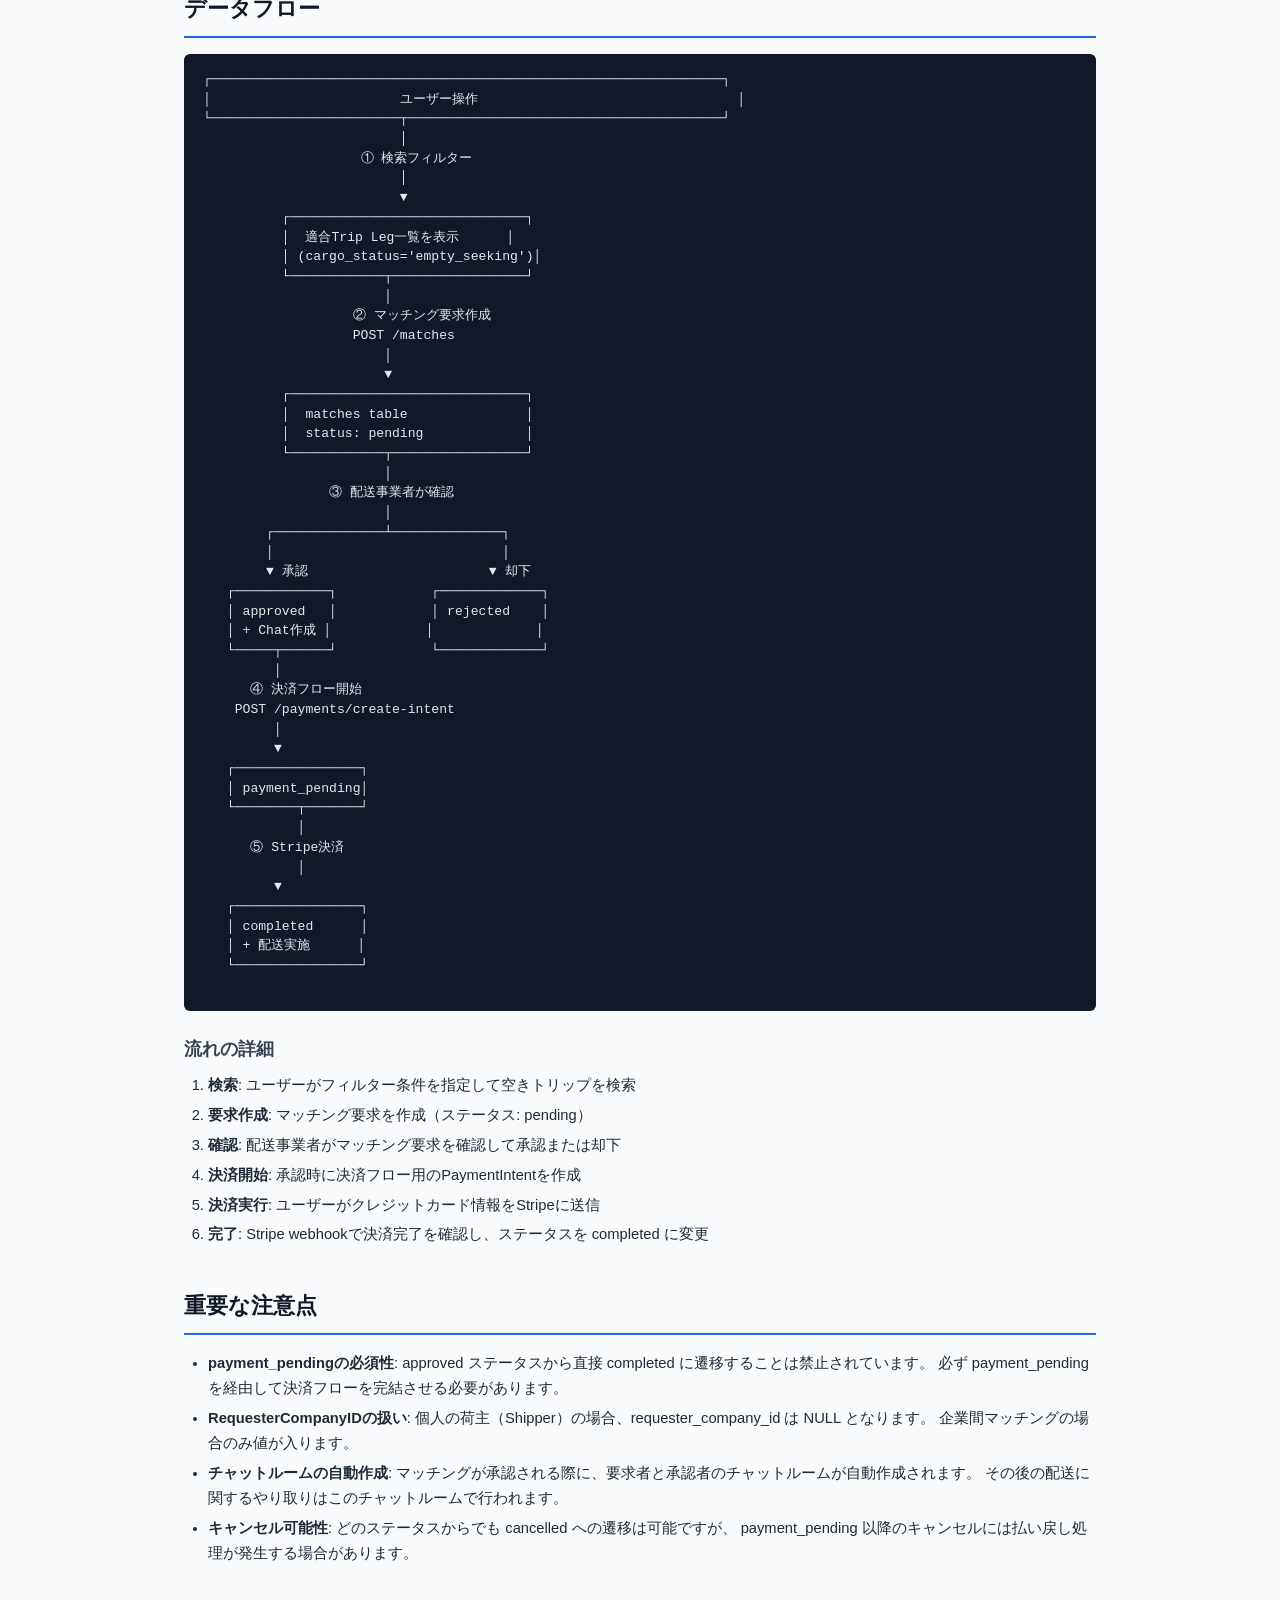
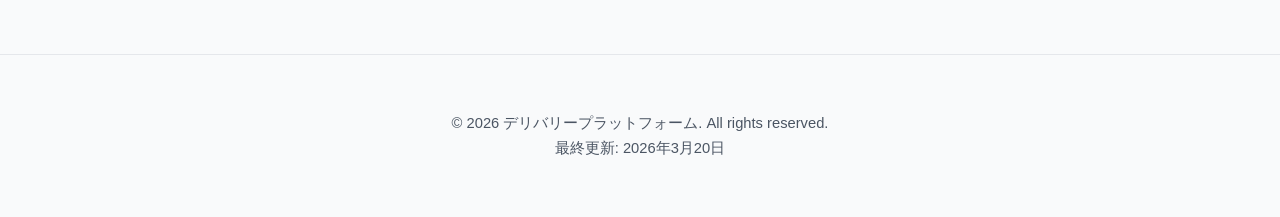
<file: docs/specs/matching.html>
<!DOCTYPE html>
<html lang="ja">
<head>
    <meta charset="UTF-8">
    <meta name="viewport" content="width=device-width, initial-scale=1.0">
    <title>マッチング仕様書 | デリバリーAPI</title>
    <link rel="stylesheet" href="style.css">
</head>
<body>
    <header class="header">
        <div class="container">
            <h1>デリバリープラットフォーム API</h1>
            <p class="subtitle">マッチング仕様書</p>
        </div>
    </header>

    <nav class="breadcrumb">
        <div class="container">
            <a href="../index.html">ドキュメント</a>
            <span class="separator">/</span>
            <a href="index.html">仕様書</a>
            <span class="separator">/</span>
            <span class="current">マッチング</span>
        </div>
    </nav>

    <main class="container">
        <section class="overview">
            <h2>概要</h2>
            <p>
                マッチング機能は、配送を依頼する荷主（Shipper）と、配送を実施する配送事業者（Company）を結びつけるコア機能です。
                トリップの脚部（Trip Leg）に対して、空の状態で配送可能な容積がある場合、マッチング要求を作成し、
                承認フロー、決済フロー、完了フローを経て配送を実現します。
            </p>
        </section>

        <section class="database-schema">
            <h2>データベーススキーマ</h2>
            <h3>matches テーブル</h3>
            <table class="schema-table">
                <thead>
                    <tr>
                        <th>カラム名</th>
                        <th>型</th>
                        <th>説明</th>
                        <th>制約</th>
                    </tr>
                </thead>
                <tbody>
                    <tr>
                        <td>id</td>
                        <td>UUID</td>
                        <td>マッチング要求の一意識別子</td>
                        <td>PRIMARY KEY</td>
                    </tr>
                    <tr>
                        <td>trip_leg_id</td>
                        <td>UUID</td>
                        <td>対象となるトリップの脚部ID</td>
                        <td>NOT NULL, FOREIGN KEY</td>
                    </tr>
                    <tr>
                        <td>requester_id</td>
                        <td>UUID</td>
                        <td>マッチング要求者のユーザーID</td>
                        <td>NOT NULL, FOREIGN KEY</td>
                    </tr>
                    <tr>
                        <td>requester_company_id</td>
                        <td>UUID</td>
                        <td>要求者が属する企業ID（荷主の場合はNULL）</td>
                        <td>NULLABLE, FOREIGN KEY</td>
                    </tr>
                    <tr>
                        <td>cargo_weight</td>
                        <td>DECIMAL(10,2)</td>
                        <td>荷物の重量（kg）</td>
                        <td>NOT NULL</td>
                    </tr>
                    <tr>
                        <td>cargo_description</td>
                        <td>TEXT</td>
                        <td>荷物の説明</td>
                        <td>NOT NULL</td>
                    </tr>
                    <tr>
                        <td>message</td>
                        <td>TEXT</td>
                        <td>要求者からのメッセージ</td>
                        <td>NULLABLE</td>
                    </tr>
                    <tr>
                        <td>status</td>
                        <td>ENUM</td>
                        <td>マッチングの状態</td>
                        <td>pending | approved | payment_pending | completed | rejected | cancelled</td>
                    </tr>
                    <tr>
                        <td>reject_reason</td>
                        <td>TEXT</td>
                        <td>却下理由（拒否時のみ）</td>
                        <td>NULLABLE</td>
                    </tr>
                    <tr>
                        <td>request_type</td>
                        <td>ENUM</td>
                        <td>要求のタイプ</td>
                        <td>shipper_to_company | company_to_company</td>
                    </tr>
                    <tr>
                        <td>created_at</td>
                        <td>TIMESTAMP</td>
                        <td>作成日時</td>
                        <td>NOT NULL</td>
                    </tr>
                    <tr>
                        <td>updated_at</td>
                        <td>TIMESTAMP</td>
                        <td>更新日時</td>
                        <td>NOT NULL</td>
                    </tr>
                </tbody>
            </table>

            <h3>要求タイプ</h3>
            <ul>
                <li><strong>shipper_to_company</strong>: 荷主が配送事業者に配送を依頼</li>
                <li><strong>company_to_company</strong>: 企業が別の企業に配送を依頼</li>
            </ul>
        </section>

        <section class="status-flow">
            <h2>ステータス状態遷移</h2>

            <h3>状態定義</h3>
            <ul>
                <li><strong>pending</strong>: 新規作成、承認待ち状態</li>
                <li><strong>approved</strong>: 配送事業者が承認した状態。決済前</li>
                <li><strong>payment_pending</strong>: 決済処理中の状態</li>
                <li><strong>completed</strong>: 決済完了、配送実施完了</li>
                <li><strong>rejected</strong>: 配送事業者が却下した状態</li>
                <li><strong>cancelled</strong>: キャンセルされた状態</li>
            </ul>

            <h3>状態遷移図</h3>
            <pre class="ascii-diagram">
┌─────────┐
│ pending │
└────┬────┘
     │
     ├─→ approved ─→ payment_pending ─→ completed
     │
     ├─→ rejected
     │
     └─→ cancelled (any state)

【重要】
- approved から直接 completed への遷移は禁止
- 必ず payment_pending を経由する必要がある
- rejected および cancelled は他の状態から到達可能
            </pre>

            <h3>遷移ルール</h3>
            <table class="transition-table">
                <thead>
                    <tr>
                        <th>現在の状態</th>
                        <th>遷移先</th>
                        <th>条件・イベント</th>
                    </tr>
                </thead>
                <tbody>
                    <tr>
                        <td>pending</td>
                        <td>approved</td>
                        <td>配送事業者が承認</td>
                    </tr>
                    <tr>
                        <td>pending</td>
                        <td>rejected</td>
                        <td>配送事業者が却下</td>
                    </tr>
                    <tr>
                        <td>pending</td>
                        <td>cancelled</td>
                        <td>要求者がキャンセル</td>
                    </tr>
                    <tr>
                        <td>approved</td>
                        <td>payment_pending</td>
                        <td>決済フロー開始</td>
                    </tr>
                    <tr>
                        <td>approved</td>
                        <td>cancelled</td>
                        <td>いずれかが合意してキャンセル</td>
                    </tr>
                    <tr>
                        <td>payment_pending</td>
                        <td>completed</td>
                        <td>決済完了（Stripe webhook）</td>
                    </tr>
                    <tr>
                        <td>payment_pending</td>
                        <td>cancelled</td>
                        <td>決済キャンセル</td>
                    </tr>
                </tbody>
            </table>
        </section>

        <section class="matching-logic">
            <h2>マッチング対象の検索ロジック</h2>

            <h3>検索条件</h3>
            <p>マッチング対象となるTrip Legは以下の条件を満たす必要があります：</p>
            <pre class="code-block">
WHERE
    cargo_status = 'empty_seeking'
    AND visibility IN ('public', 'company_only')
            </pre>

            <h3>フィルター API</h3>
            <p>マッチング要求時に以下のフィルターが使用可能です：</p>
            <ul>
                <li><strong>area</strong>: 配送地域（緯度経度範囲など）</li>
                <li><strong>date</strong>: 配送予定日</li>
                <li><strong>vehicle_type</strong>: 車両タイプ（トラック、バン等）</li>
                <li><strong>available_weight</strong>: 利用可能な容積・重量</li>
            </ul>

            <h3>承認時の自動処理</h3>
            <p>マッチングが承認される際、以下が自動実行されます：</p>
            <ol>
                <li>ステータスを <code>approved</code> に変更</li>
                <li>要求者と承認者間のチャットルームを自動作成</li>
                <li>決済フロー用のPaymentIntentを準備</li>
            </ol>
        </section>

        <section class="api-endpoints">
            <h2>API エンドポイント</h2>

            <div class="endpoint">
                <h3>マッチング要求を作成</h3>
                <p class="method">POST /api/v1/matches</p>
                <p class="description">新しいマッチング要求を作成します。</p>

                <h4>リクエストボディ</h4>
                <pre class="json-block">
{
  "trip_leg_id": "uuid",
  "requester_id": "uuid",
  "requester_company_id": "uuid or null",
  "cargo_weight": 100.5,
  "cargo_description": "電子機器 1箱",
  "message": "お忙しいところ恐れ入りますが、この荷物をお送りいただけますでしょうか",
  "request_type": "shipper_to_company"
}
                </pre>

                <h4>レスポンス (201 Created)</h4>
                <pre class="json-block">
{
  "id": "uuid",
  "trip_leg_id": "uuid",
  "requester_id": "uuid",
  "status": "pending",
  "created_at": "2026-03-20T10:30:00Z",
  "updated_at": "2026-03-20T10:30:00Z"
}
                </pre>
            </div>

            <div class="endpoint">
                <h3>マッチング要求を取得</h3>
                <p class="method">GET /api/v1/matches/:id</p>
                <p class="description">指定IDのマッチング要求の詳細情報を取得します。</p>

                <h4>レスポンス (200 OK)</h4>
                <pre class="json-block">
{
  "id": "uuid",
  "trip_leg_id": "uuid",
  "requester_id": "uuid",
  "requester_company_id": "uuid or null",
  "cargo_weight": 100.5,
  "cargo_description": "電子機器 1箱",
  "message": "...",
  "status": "pending",
  "reject_reason": null,
  "request_type": "shipper_to_company",
  "created_at": "2026-03-20T10:30:00Z",
  "updated_at": "2026-03-20T10:30:00Z"
}
                </pre>
            </div>

            <div class="endpoint">
                <h3>マッチング要求を承認</h3>
                <p class="method">PUT /api/v1/matches/:id/approve</p>
                <p class="description">マッチング要求を承認します。ステータスを pending → approved に変更し、チャットルームを自動作成します。</p>

                <h4>リクエストボディ</h4>
                <pre class="json-block">
{
  "approver_id": "uuid"
}
                </pre>

                <h4>レスポンス (200 OK)</h4>
                <pre class="json-block">
{
  "id": "uuid",
  "status": "approved",
  "chat_room_id": "uuid",
  "updated_at": "2026-03-20T10:35:00Z"
}
                </pre>
            </div>

            <div class="endpoint">
                <h3>マッチング要求を却下</h3>
                <p class="method">PUT /api/v1/matches/:id/reject</p>
                <p class="description">マッチング要求を却下します。</p>

                <h4>リクエストボディ</h4>
                <pre class="json-block">
{
  "reason": "容積が不足しています"
}
                </pre>

                <h4>レスポンス (200 OK)</h4>
                <pre class="json-block">
{
  "id": "uuid",
  "status": "rejected",
  "reject_reason": "容積が不足しています",
  "updated_at": "2026-03-20T10:35:00Z"
}
                </pre>
            </div>

            <div class="endpoint">
                <h3>ユーザーのマッチング要求一覧を取得</h3>
                <p class="method">GET /api/v1/matches?requester_id=:id</p>
                <p class="description">指定されたユーザーによるマッチング要求の一覧を取得します。</p>

                <h4>クエリパラメータ</h4>
                <ul>
                    <li><code>requester_id</code>: フィルター対象のユーザーID</li>
                    <li><code>status</code> (optional): ステータスでフィルター</li>
                    <li><code>limit</code> (optional): 取得件数の上限（デフォルト: 20）</li>
                    <li><code>offset</code> (optional): オフセット（デフォルト: 0）</li>
                </ul>

                <h4>レスポンス (200 OK)</h4>
                <pre class="json-block">
{
  "items": [
    {
      "id": "uuid",
      "trip_leg_id": "uuid",
      "status": "pending",
      "cargo_description": "...",
      "created_at": "2026-03-20T10:30:00Z"
    }
  ],
  "total": 5,
  "limit": 20,
  "offset": 0
}
                </pre>
            </div>
        </section>

        <section class="data-flow">
            <h2>データフロー</h2>

            <pre class="ascii-diagram">
┌─────────────────────────────────────────────────────────────────┐
│                        ユーザー操作                                 │
└────────────────────────┬────────────────────────────────────────┘
                         │
                    ① 検索フィルター
                         │
                         ▼
          ┌──────────────────────────────┐
          │  適合Trip Leg一覧を表示      │
          │ (cargo_status='empty_seeking')│
          └────────────┬─────────────────┘
                       │
                   ② マッチング要求作成
                   POST /matches
                       │
                       ▼
          ┌──────────────────────────────┐
          │  matches table               │
          │  status: pending             │
          └────────────┬─────────────────┘
                       │
                ③ 配送事業者が確認
                       │
        ┌──────────────┴──────────────┐
        │                             │
        ▼ 承認                       ▼ 却下
   ┌────────────┐            ┌─────────────┐
   │ approved   │            │ rejected    │
   │ + Chat作成 │            │             │
   └─────┬──────┘            └─────────────┘
         │
      ④ 決済フロー開始
    POST /payments/create-intent
         │
         ▼
   ┌────────────────┐
   │ payment_pending│
   └────────┬───────┘
            │
      ⑤ Stripe決済
            │
         ▼
   ┌────────────────┐
   │ completed      │
   │ + 配送実施      │
   └────────────────┘
            </pre>

            <h3>流れの詳細</h3>
            <ol>
                <li><strong>検索</strong>: ユーザーがフィルター条件を指定して空きトリップを検索</li>
                <li><strong>要求作成</strong>: マッチング要求を作成（ステータス: pending）</li>
                <li><strong>確認</strong>: 配送事業者がマッチング要求を確認して承認または却下</li>
                <li><strong>決済開始</strong>: 承認時に决済フロー用のPaymentIntentを作成</li>
                <li><strong>決済実行</strong>: ユーザーがクレジットカード情報をStripeに送信</li>
                <li><strong>完了</strong>: Stripe webhookで決済完了を確認し、ステータスを completed に変更</li>
            </ol>
        </section>

        <section class="important-notes">
            <h2>重要な注意点</h2>
            <ul>
                <li>
                    <strong>payment_pendingの必須性</strong>:
                    approved ステータスから直接 completed に遷移することは禁止されています。
                    必ず payment_pending を経由して決済フローを完結させる必要があります。
                </li>
                <li>
                    <strong>RequesterCompanyIDの扱い</strong>:
                    個人の荷主（Shipper）の場合、requester_company_id は NULL となります。
                    企業間マッチングの場合のみ値が入ります。
                </li>
                <li>
                    <strong>チャットルームの自動作成</strong>:
                    マッチングが承認される際に、要求者と承認者のチャットルームが自動作成されます。
                    その後の配送に関するやり取りはこのチャットルームで行われます。
                </li>
                <li>
                    <strong>キャンセル可能性</strong>:
                    どのステータスからでも cancelled への遷移は可能ですが、
                    payment_pending 以降のキャンセルには払い戻し処理が発生する場合があります。
                </li>
            </ul>
        </section>
    </main>

    <footer class="footer">
        <div class="container">
            <p>&copy; 2026 デリバリープラットフォーム. All rights reserved.</p>
            <p class="last-updated">最終更新: 2026年3月20日</p>
        </div>
    </footer>
</body>
</html>
</file>
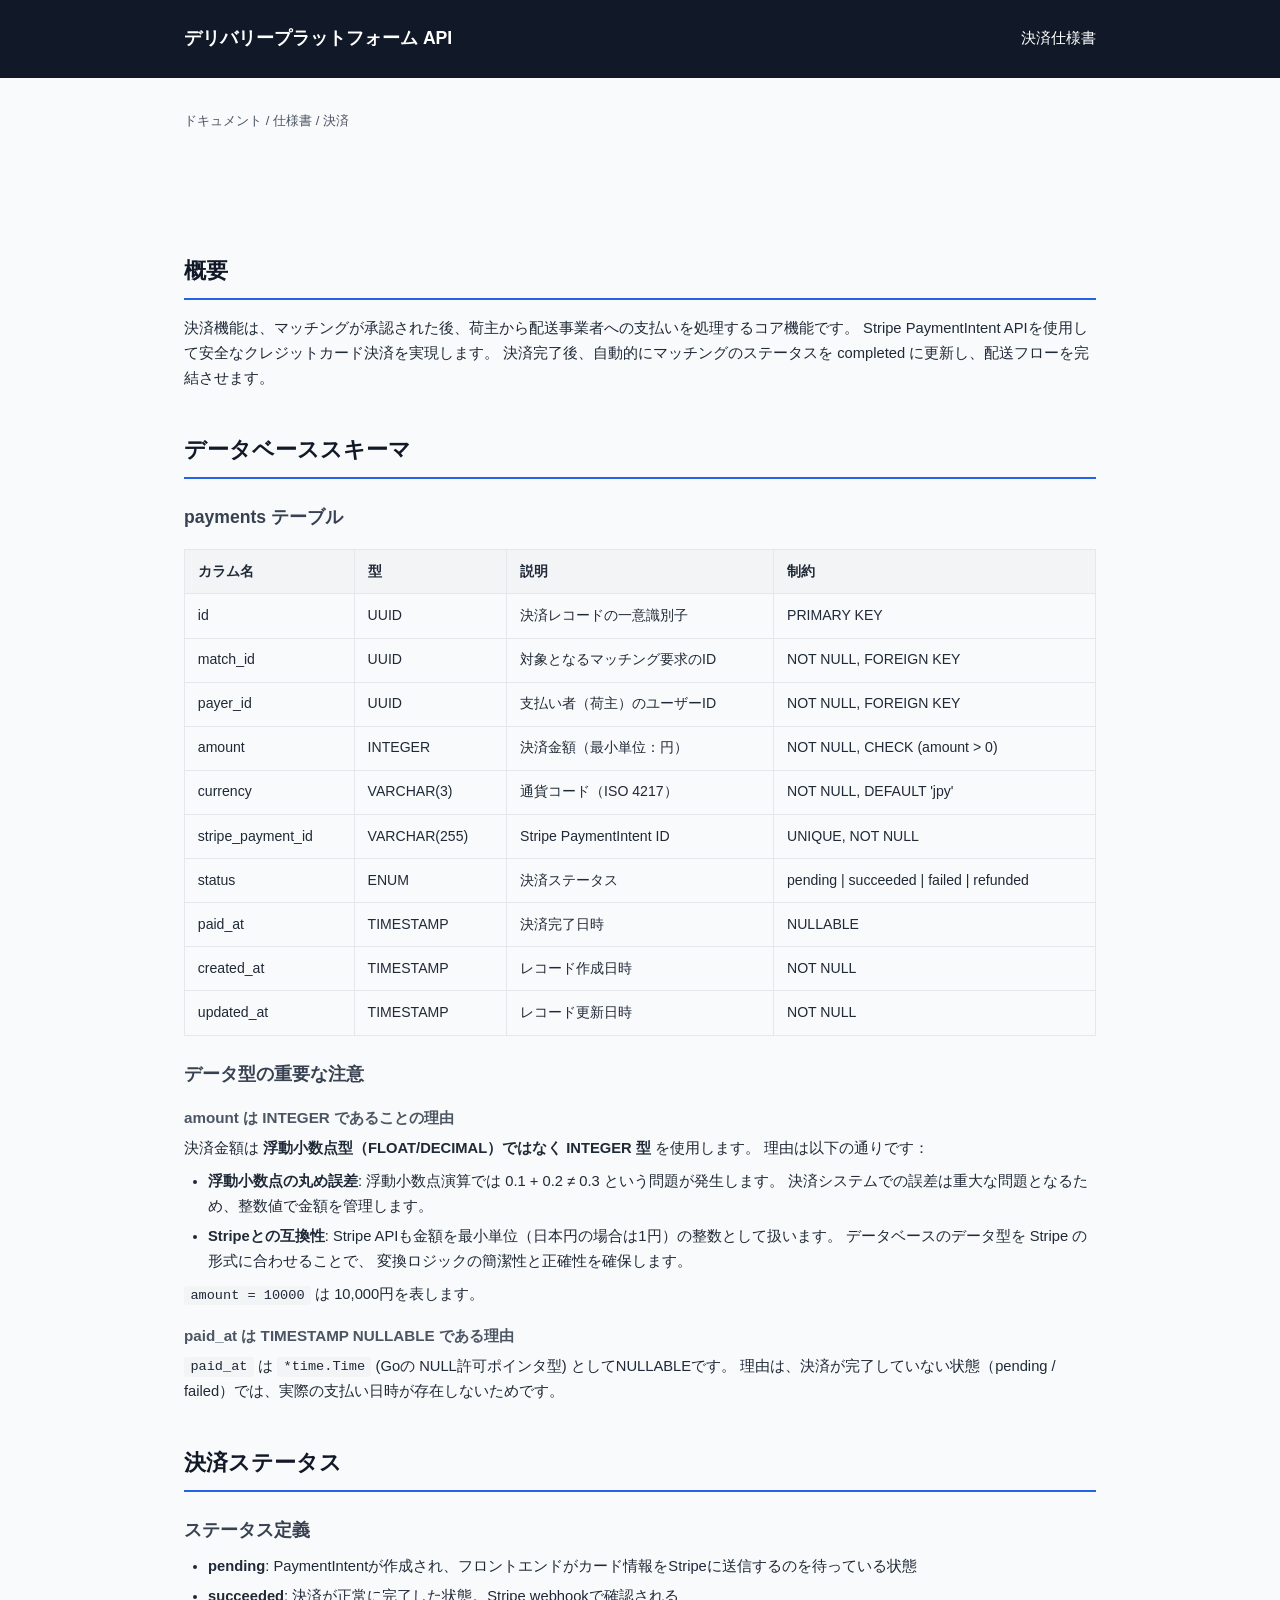
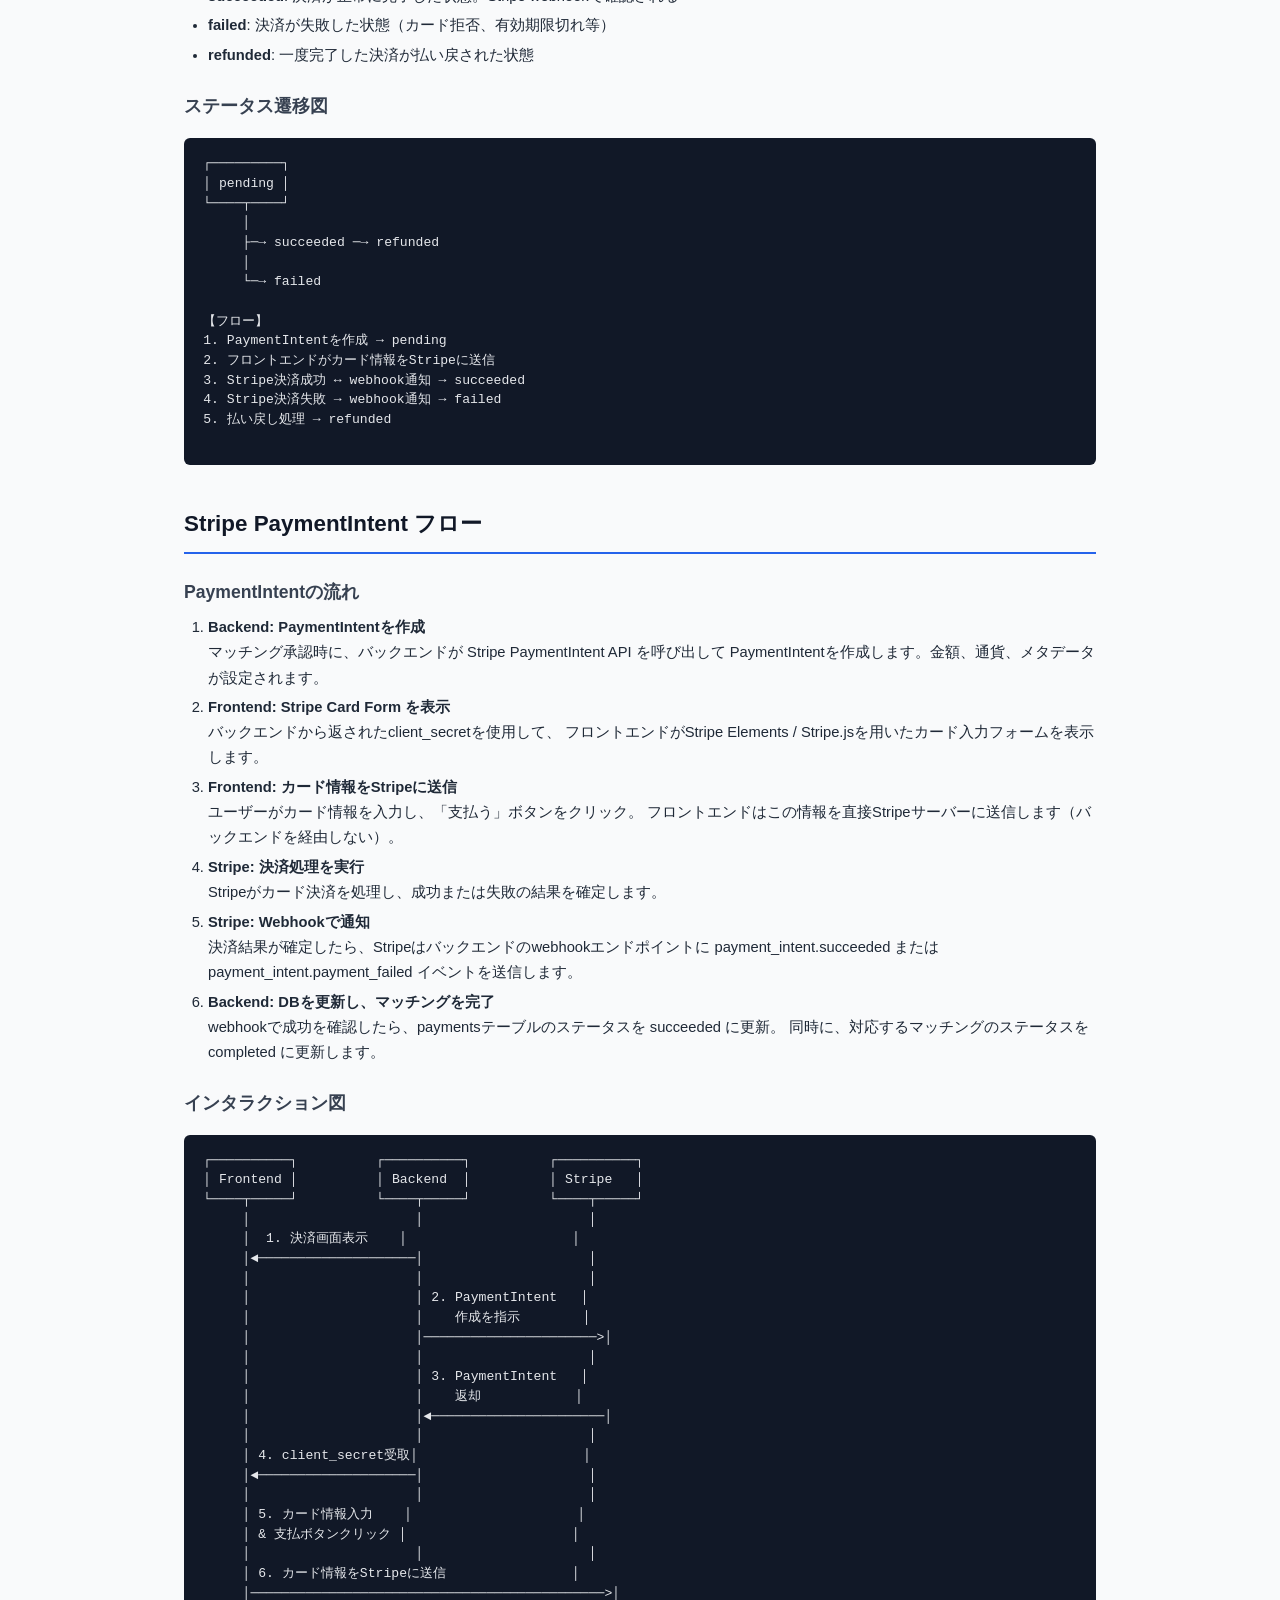
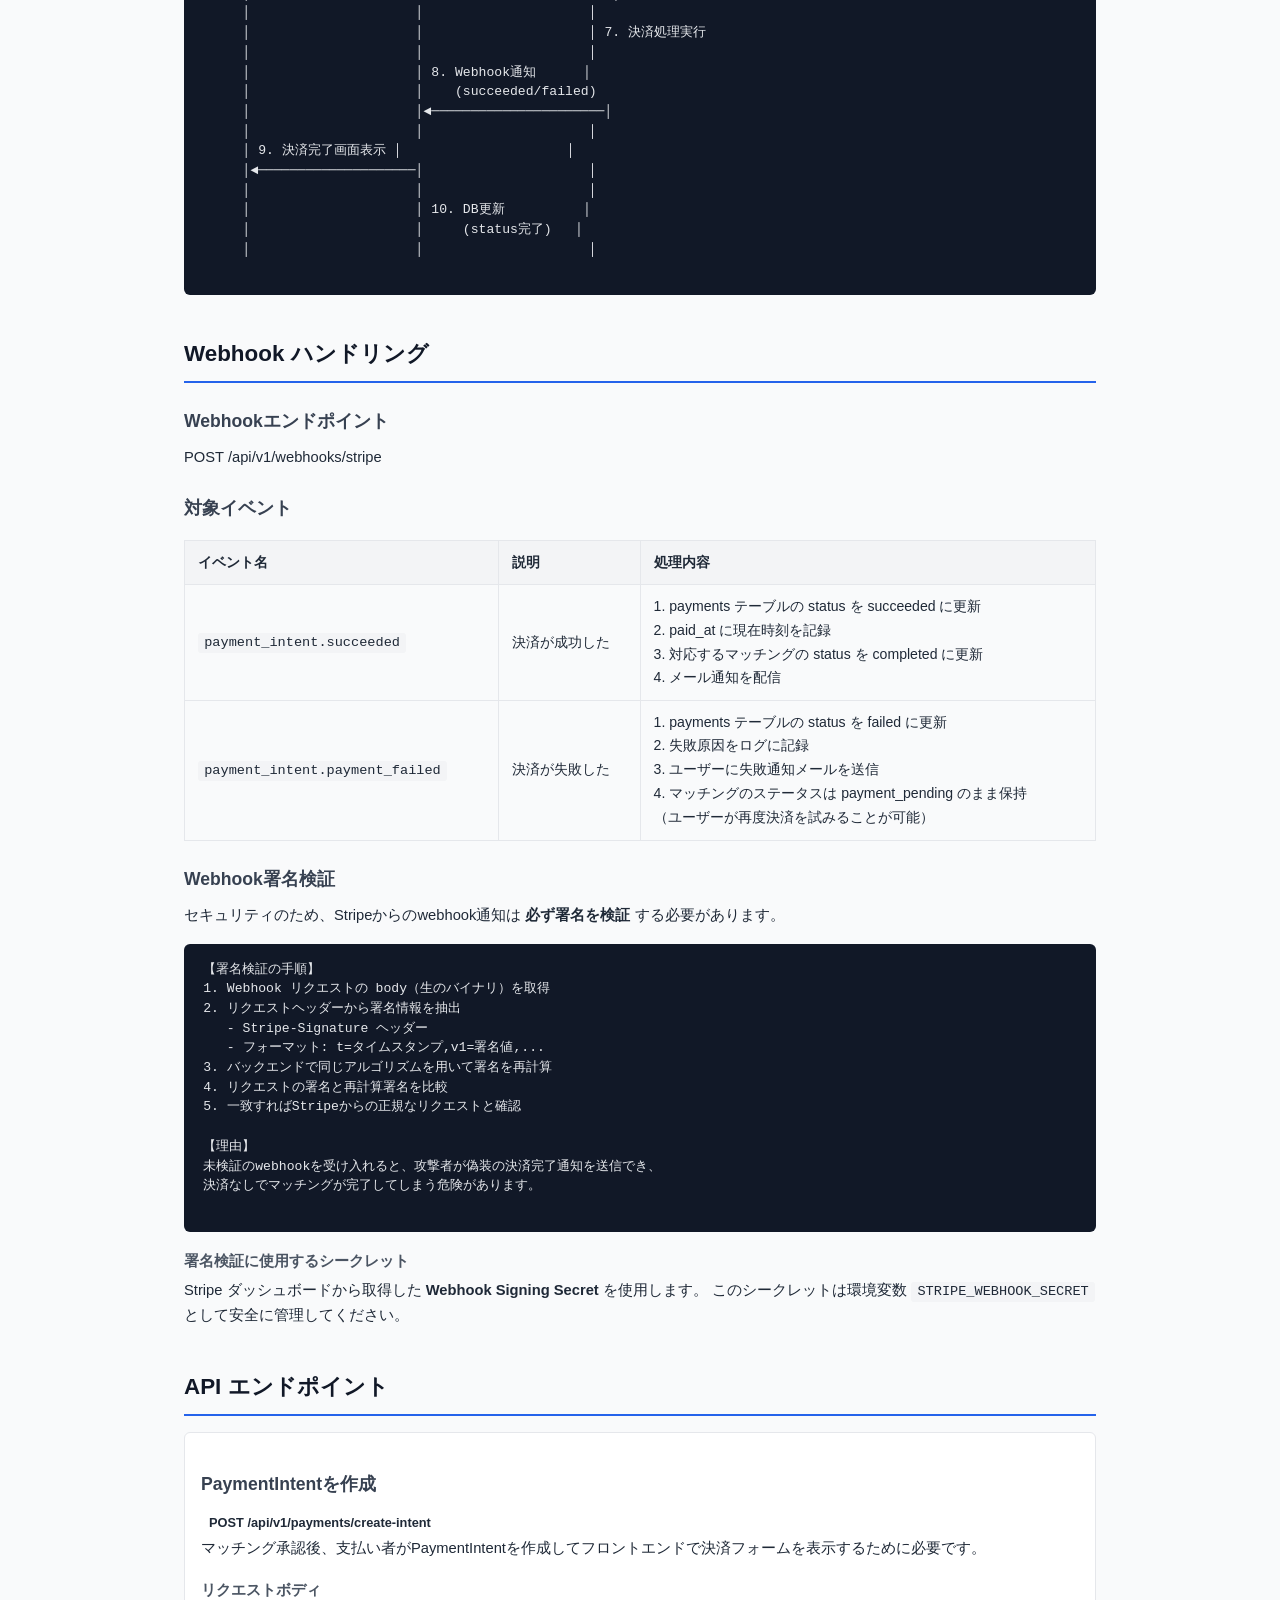
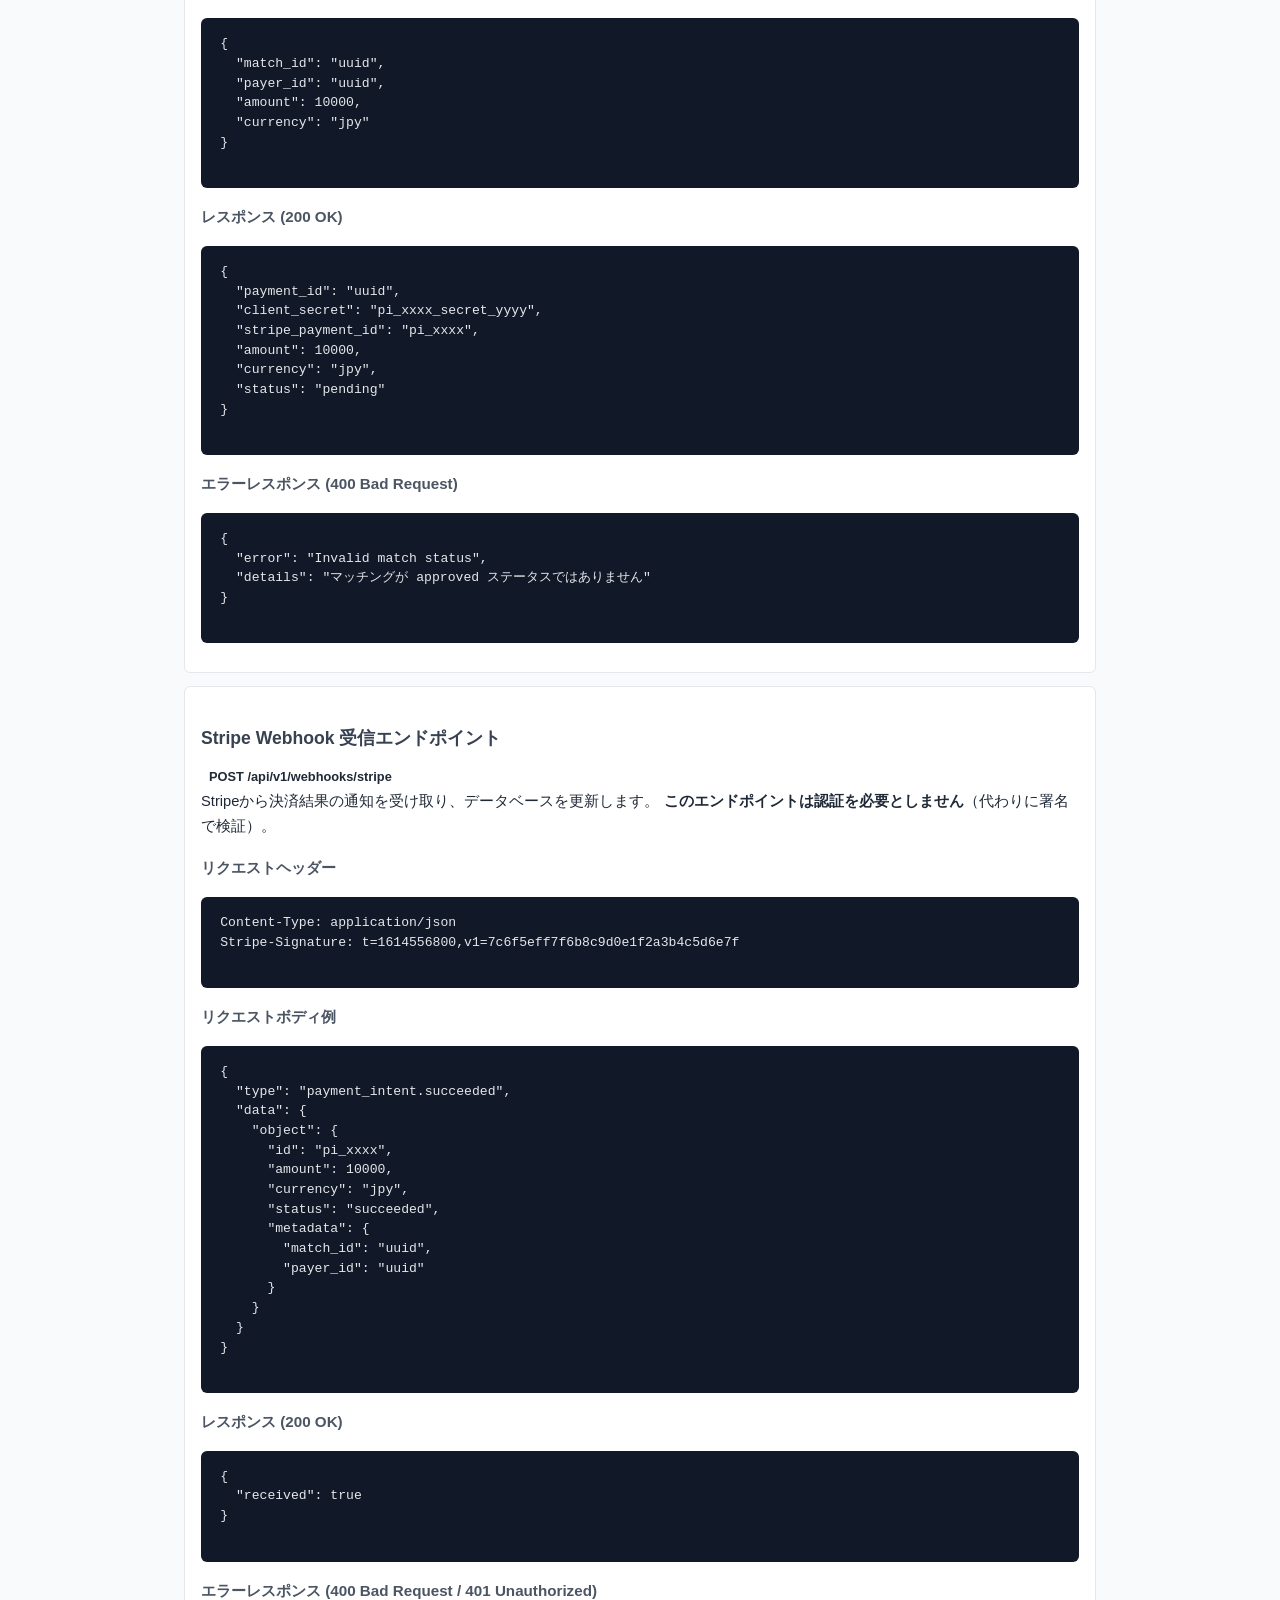
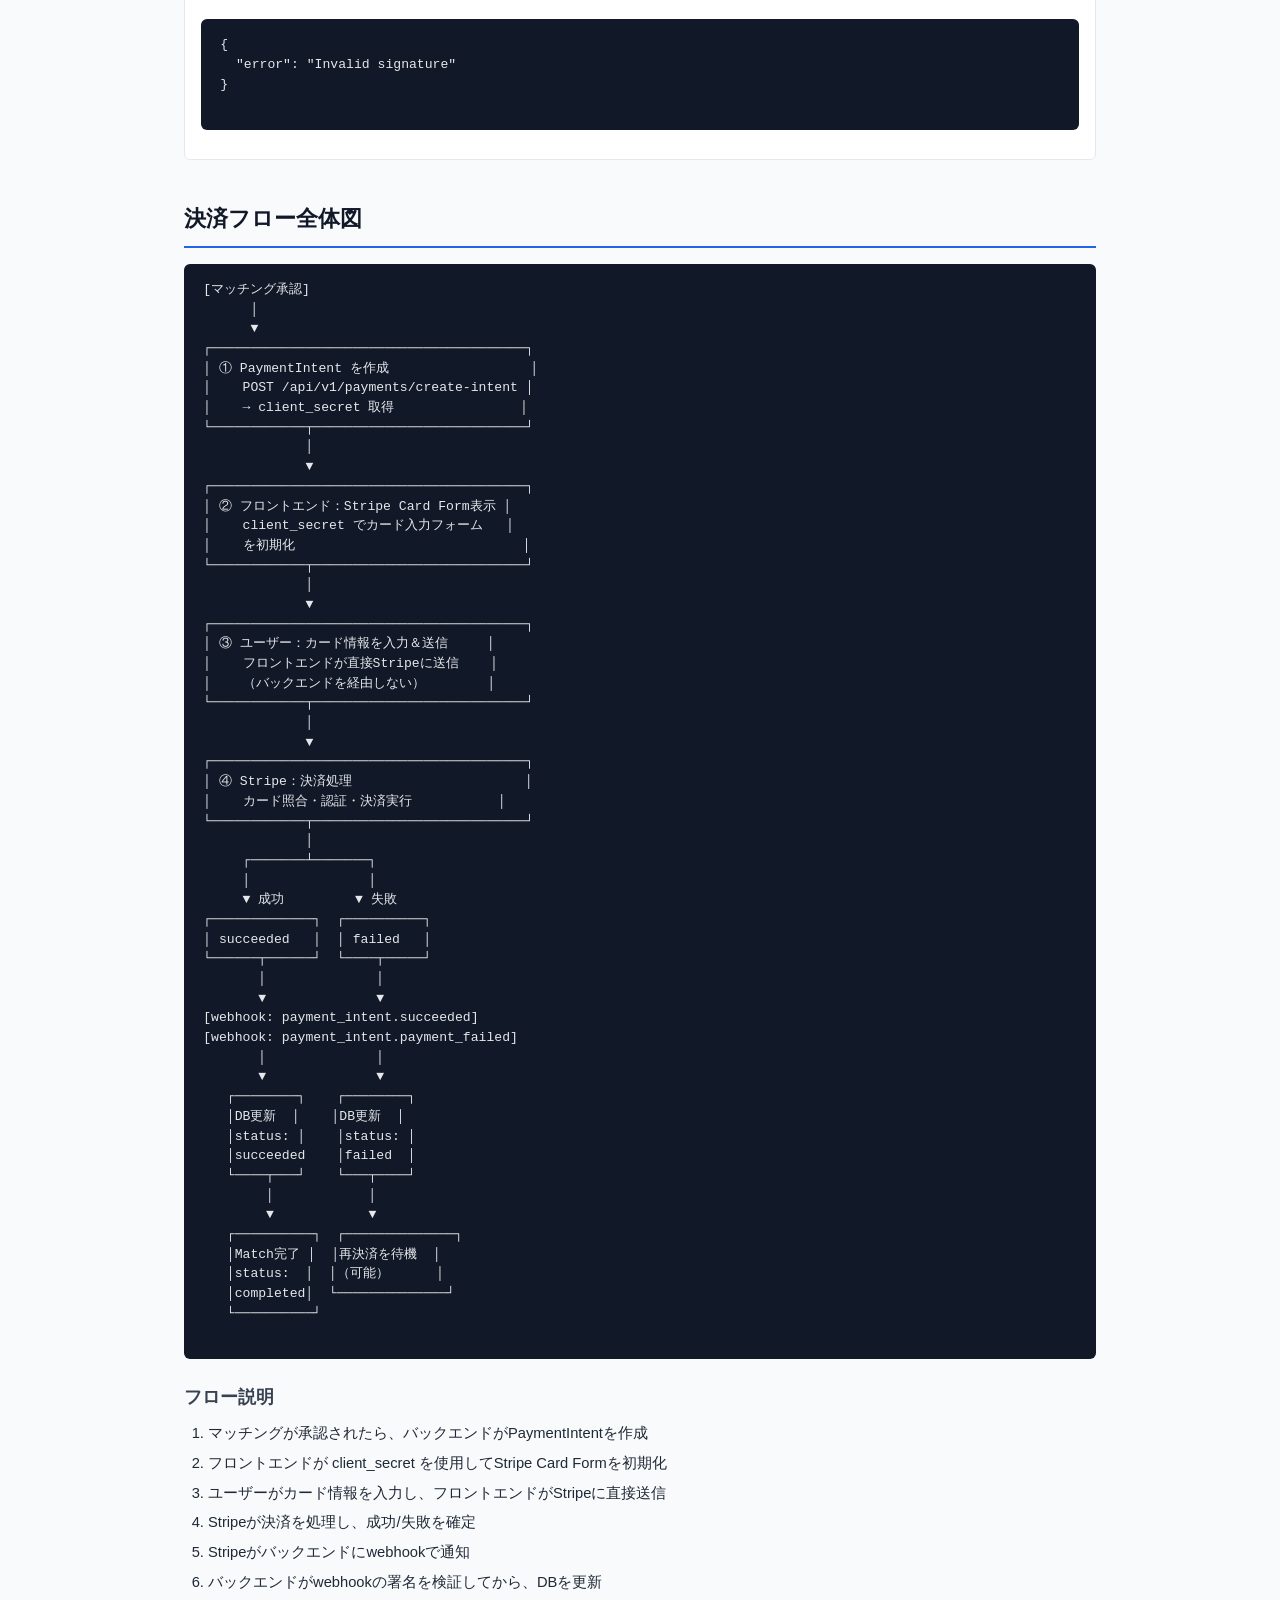
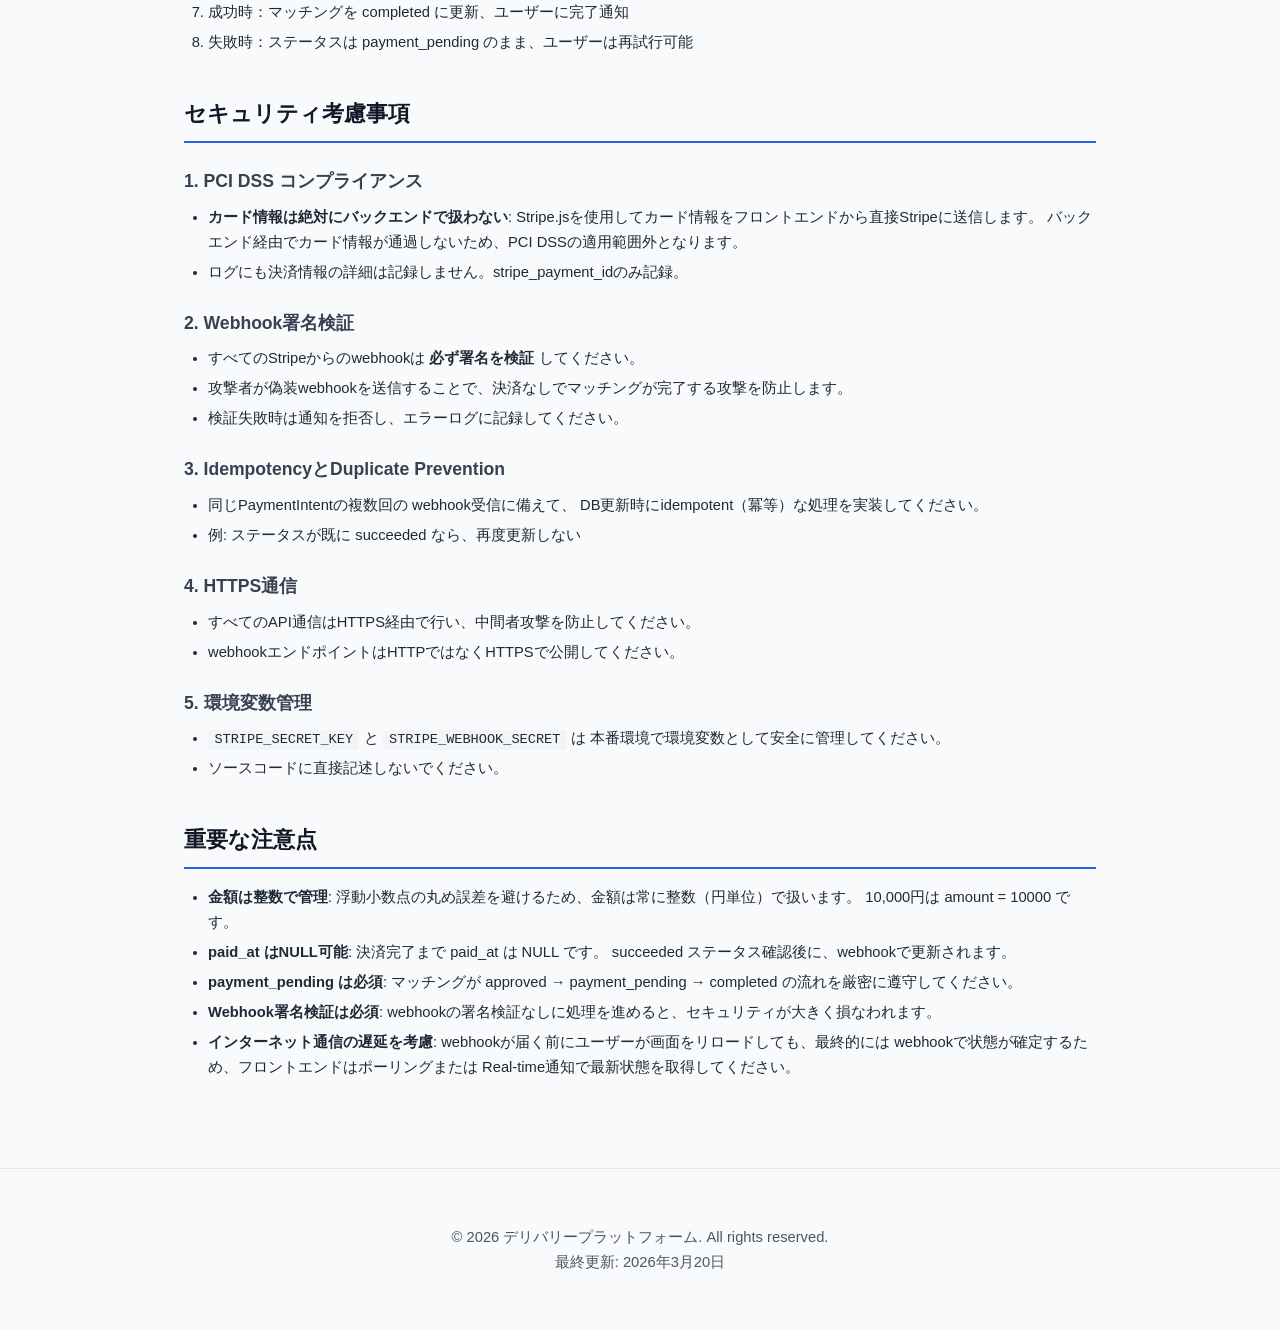
<file: docs/specs/payment.html>
<!DOCTYPE html>
<html lang="ja">
<head>
    <meta charset="UTF-8">
    <meta name="viewport" content="width=device-width, initial-scale=1.0">
    <title>決済仕様書 | デリバリーAPI</title>
    <link rel="stylesheet" href="style.css">
</head>
<body>
    <header class="header">
        <div class="container">
            <h1>デリバリープラットフォーム API</h1>
            <p class="subtitle">決済仕様書</p>
        </div>
    </header>

    <nav class="breadcrumb">
        <div class="container">
            <a href="../index.html">ドキュメント</a>
            <span class="separator">/</span>
            <a href="index.html">仕様書</a>
            <span class="separator">/</span>
            <span class="current">決済</span>
        </div>
    </nav>

    <main class="container">
        <section class="overview">
            <h2>概要</h2>
            <p>
                決済機能は、マッチングが承認された後、荷主から配送事業者への支払いを処理するコア機能です。
                Stripe PaymentIntent APIを使用して安全なクレジットカード決済を実現します。
                決済完了後、自動的にマッチングのステータスを completed に更新し、配送フローを完結させます。
            </p>
        </section>

        <section class="database-schema">
            <h2>データベーススキーマ</h2>
            <h3>payments テーブル</h3>
            <table class="schema-table">
                <thead>
                    <tr>
                        <th>カラム名</th>
                        <th>型</th>
                        <th>説明</th>
                        <th>制約</th>
                    </tr>
                </thead>
                <tbody>
                    <tr>
                        <td>id</td>
                        <td>UUID</td>
                        <td>決済レコードの一意識別子</td>
                        <td>PRIMARY KEY</td>
                    </tr>
                    <tr>
                        <td>match_id</td>
                        <td>UUID</td>
                        <td>対象となるマッチング要求のID</td>
                        <td>NOT NULL, FOREIGN KEY</td>
                    </tr>
                    <tr>
                        <td>payer_id</td>
                        <td>UUID</td>
                        <td>支払い者（荷主）のユーザーID</td>
                        <td>NOT NULL, FOREIGN KEY</td>
                    </tr>
                    <tr>
                        <td>amount</td>
                        <td>INTEGER</td>
                        <td>決済金額（最小単位：円）</td>
                        <td>NOT NULL, CHECK (amount > 0)</td>
                    </tr>
                    <tr>
                        <td>currency</td>
                        <td>VARCHAR(3)</td>
                        <td>通貨コード（ISO 4217）</td>
                        <td>NOT NULL, DEFAULT 'jpy'</td>
                    </tr>
                    <tr>
                        <td>stripe_payment_id</td>
                        <td>VARCHAR(255)</td>
                        <td>Stripe PaymentIntent ID</td>
                        <td>UNIQUE, NOT NULL</td>
                    </tr>
                    <tr>
                        <td>status</td>
                        <td>ENUM</td>
                        <td>決済ステータス</td>
                        <td>pending | succeeded | failed | refunded</td>
                    </tr>
                    <tr>
                        <td>paid_at</td>
                        <td>TIMESTAMP</td>
                        <td>決済完了日時</td>
                        <td>NULLABLE</td>
                    </tr>
                    <tr>
                        <td>created_at</td>
                        <td>TIMESTAMP</td>
                        <td>レコード作成日時</td>
                        <td>NOT NULL</td>
                    </tr>
                    <tr>
                        <td>updated_at</td>
                        <td>TIMESTAMP</td>
                        <td>レコード更新日時</td>
                        <td>NOT NULL</td>
                    </tr>
                </tbody>
            </table>

            <h3>データ型の重要な注意</h3>
            <div class="important-section">
                <h4>amount は INTEGER であることの理由</h4>
                <p>
                    決済金額は <strong>浮動小数点型（FLOAT/DECIMAL）ではなく INTEGER 型</strong> を使用します。
                    理由は以下の通りです：
                </p>
                <ul>
                    <li>
                        <strong>浮動小数点の丸め誤差</strong>:
                        浮動小数点演算では 0.1 + 0.2 ≠ 0.3 という問題が発生します。
                        決済システムでの誤差は重大な問題となるため、整数値で金額を管理します。
                    </li>
                    <li>
                        <strong>Stripeとの互換性</strong>:
                        Stripe APIも金額を最小単位（日本円の場合は1円）の整数として扱います。
                        データベースのデータ型を Stripe の形式に合わせることで、
                        変換ロジックの簡潔性と正確性を確保します。
                    </li>
                </ul>
                <p>
                    <code>amount = 10000</code> は 10,000円を表します。
                </p>
            </div>

            <h4>paid_at は TIMESTAMP NULLABLE である理由</h4>
            <p>
                <code>paid_at</code> は <code>*time.Time</code> (Goの NULL許可ポインタ型) としてNULLABLEです。
                理由は、決済が完了していない状態（pending / failed）では、実際の支払い日時が存在しないためです。
            </p>
        </section>

        <section class="status-flow">
            <h2>決済ステータス</h2>

            <h3>ステータス定義</h3>
            <ul>
                <li>
                    <strong>pending</strong>: PaymentIntentが作成され、フロントエンドがカード情報をStripeに送信するのを待っている状態
                </li>
                <li>
                    <strong>succeeded</strong>: 決済が正常に完了した状態。Stripe webhookで確認される
                </li>
                <li>
                    <strong>failed</strong>: 決済が失敗した状態（カード拒否、有効期限切れ等）
                </li>
                <li>
                    <strong>refunded</strong>: 一度完了した決済が払い戻された状態
                </li>
            </ul>

            <h3>ステータス遷移図</h3>
            <pre class="ascii-diagram">
┌─────────┐
│ pending │
└────┬────┘
     │
     ├─→ succeeded ─→ refunded
     │
     └─→ failed

【フロー】
1. PaymentIntentを作成 → pending
2. フロントエンドがカード情報をStripeに送信
3. Stripe決済成功 ↔ webhook通知 → succeeded
4. Stripe決済失敗 → webhook通知 → failed
5. 払い戻し処理 → refunded
            </pre>
        </section>

        <section class="stripe-integration">
            <h2>Stripe PaymentIntent フロー</h2>

            <h3>PaymentIntentの流れ</h3>
            <ol>
                <li>
                    <strong>Backend: PaymentIntentを作成</strong>
                    <br>
                    マッチング承認時に、バックエンドが Stripe PaymentIntent API を呼び出して
                    PaymentIntentを作成します。金額、通貨、メタデータが設定されます。
                </li>
                <li>
                    <strong>Frontend: Stripe Card Form を表示</strong>
                    <br>
                    バックエンドから返されたclient_secretを使用して、
                    フロントエンドがStripe Elements / Stripe.jsを用いたカード入力フォームを表示します。
                </li>
                <li>
                    <strong>Frontend: カード情報をStripeに送信</strong>
                    <br>
                    ユーザーがカード情報を入力し、「支払う」ボタンをクリック。
                    フロントエンドはこの情報を直接Stripeサーバーに送信します（バックエンドを経由しない）。
                </li>
                <li>
                    <strong>Stripe: 決済処理を実行</strong>
                    <br>
                    Stripeがカード決済を処理し、成功または失敗の結果を確定します。
                </li>
                <li>
                    <strong>Stripe: Webhookで通知</strong>
                    <br>
                    決済結果が確定したら、Stripeはバックエンドのwebhookエンドポイントに
                    payment_intent.succeeded または payment_intent.payment_failed イベントを送信します。
                </li>
                <li>
                    <strong>Backend: DBを更新し、マッチングを完了</strong>
                    <br>
                    webhookで成功を確認したら、paymentsテーブルのステータスを succeeded に更新。
                    同時に、対応するマッチングのステータスを completed に更新します。
                </li>
            </ol>

            <h3>インタラクション図</h3>
            <pre class="ascii-diagram">
┌──────────┐          ┌──────────┐          ┌──────────┐
│ Frontend │          │ Backend  │          │ Stripe   │
└────┬─────┘          └────┬─────┘          └────┬─────┘
     │                     │                     │
     │  1. 決済画面表示    │                     │
     │◄────────────────────│                     │
     │                     │                     │
     │                     │ 2. PaymentIntent   │
     │                     │    作成を指示        │
     │                     │──────────────────────>│
     │                     │                     │
     │                     │ 3. PaymentIntent   │
     │                     │    返却            │
     │                     │◄──────────────────────│
     │                     │                     │
     │ 4. client_secret受取│                     │
     │◄────────────────────│                     │
     │                     │                     │
     │ 5. カード情報入力    │                     │
     │ & 支払ボタンクリック │                     │
     │                     │                     │
     │ 6. カード情報をStripeに送信                │
     │─────────────────────────────────────────────>│
     │                     │                     │
     │                     │                     │ 7. 決済処理実行
     │                     │                     │
     │                     │ 8. Webhook通知      │
     │                     │    (succeeded/failed)
     │                     │◄──────────────────────│
     │                     │                     │
     │ 9. 決済完了画面表示 │                     │
     │◄────────────────────│                     │
     │                     │                     │
     │                     │ 10. DB更新          │
     │                     │     (status完了)   │
     │                     │                     │
            </pre>
        </section>

        <section class="webhook-handling">
            <h2>Webhook ハンドリング</h2>

            <h3>Webhookエンドポイント</h3>
            <p class="method">POST /api/v1/webhooks/stripe</p>

            <h3>対象イベント</h3>
            <table class="webhook-table">
                <thead>
                    <tr>
                        <th>イベント名</th>
                        <th>説明</th>
                        <th>処理内容</th>
                    </tr>
                </thead>
                <tbody>
                    <tr>
                        <td><code>payment_intent.succeeded</code></td>
                        <td>決済が成功した</td>
                        <td>
                            1. payments テーブルの status を succeeded に更新<br>
                            2. paid_at に現在時刻を記録<br>
                            3. 対応するマッチングの status を completed に更新<br>
                            4. メール通知を配信
                        </td>
                    </tr>
                    <tr>
                        <td><code>payment_intent.payment_failed</code></td>
                        <td>決済が失敗した</td>
                        <td>
                            1. payments テーブルの status を failed に更新<br>
                            2. 失敗原因をログに記録<br>
                            3. ユーザーに失敗通知メールを送信<br>
                            4. マッチングのステータスは payment_pending のまま保持<br>
                               （ユーザーが再度決済を試みることが可能）
                        </td>
                    </tr>
                </tbody>
            </table>

            <h3>Webhook署名検証</h3>
            <p>
                セキュリティのため、Stripeからのwebhook通知は <strong>必ず署名を検証</strong> する必要があります。
            </p>
            <pre class="code-block">
【署名検証の手順】
1. Webhook リクエストの body（生のバイナリ）を取得
2. リクエストヘッダーから署名情報を抽出
   - Stripe-Signature ヘッダー
   - フォーマット: t=タイムスタンプ,v1=署名値,...
3. バックエンドで同じアルゴリズムを用いて署名を再計算
4. リクエストの署名と再計算署名を比較
5. 一致すればStripeからの正規なリクエストと確認

【理由】
未検証のwebhookを受け入れると、攻撃者が偽装の決済完了通知を送信でき、
決済なしでマッチングが完了してしまう危険があります。
            </pre>

            <h4>署名検証に使用するシークレット</h4>
            <p>
                Stripe ダッシュボードから取得した <strong>Webhook Signing Secret</strong> を使用します。
                このシークレットは環境変数 <code>STRIPE_WEBHOOK_SECRET</code> として安全に管理してください。
            </p>
        </section>

        <section class="api-endpoints">
            <h2>API エンドポイント</h2>

            <div class="endpoint">
                <h3>PaymentIntentを作成</h3>
                <p class="method">POST /api/v1/payments/create-intent</p>
                <p class="description">
                    マッチング承認後、支払い者がPaymentIntentを作成してフロントエンドで決済フォームを表示するために必要です。
                </p>

                <h4>リクエストボディ</h4>
                <pre class="json-block">
{
  "match_id": "uuid",
  "payer_id": "uuid",
  "amount": 10000,
  "currency": "jpy"
}
                </pre>

                <h4>レスポンス (200 OK)</h4>
                <pre class="json-block">
{
  "payment_id": "uuid",
  "client_secret": "pi_xxxx_secret_yyyy",
  "stripe_payment_id": "pi_xxxx",
  "amount": 10000,
  "currency": "jpy",
  "status": "pending"
}
                </pre>

                <h4>エラーレスポンス (400 Bad Request)</h4>
                <pre class="json-block">
{
  "error": "Invalid match status",
  "details": "マッチングが approved ステータスではありません"
}
                </pre>
            </div>

            <div class="endpoint">
                <h3>Stripe Webhook 受信エンドポイント</h3>
                <p class="method">POST /api/v1/webhooks/stripe</p>
                <p class="description">
                    Stripeから決済結果の通知を受け取り、データベースを更新します。
                    <strong>このエンドポイントは認証を必要としません</strong>（代わりに署名で検証）。
                </p>

                <h4>リクエストヘッダー</h4>
                <pre class="code-block">
Content-Type: application/json
Stripe-Signature: t=1614556800,v1=7c6f5eff7f6b8c9d0e1f2a3b4c5d6e7f
                </pre>

                <h4>リクエストボディ例</h4>
                <pre class="json-block">
{
  "type": "payment_intent.succeeded",
  "data": {
    "object": {
      "id": "pi_xxxx",
      "amount": 10000,
      "currency": "jpy",
      "status": "succeeded",
      "metadata": {
        "match_id": "uuid",
        "payer_id": "uuid"
      }
    }
  }
}
                </pre>

                <h4>レスポンス (200 OK)</h4>
                <pre class="json-block">
{
  "received": true
}
                </pre>

                <h4>エラーレスポンス (400 Bad Request / 401 Unauthorized)</h4>
                <pre class="json-block">
{
  "error": "Invalid signature"
}
                </pre>
            </div>
        </section>

        <section class="data-flow">
            <h2>決済フロー全体図</h2>

            <pre class="ascii-diagram">
[マッチング承認]
      │
      ▼
┌────────────────────────────────────────┐
│ ① PaymentIntent を作成                  │
│    POST /api/v1/payments/create-intent │
│    → client_secret 取得                │
└────────────┬───────────────────────────┘
             │
             ▼
┌────────────────────────────────────────┐
│ ② フロントエンド：Stripe Card Form表示 │
│    client_secret でカード入力フォーム   │
│    を初期化                             │
└────────────┬───────────────────────────┘
             │
             ▼
┌────────────────────────────────────────┐
│ ③ ユーザー：カード情報を入力＆送信     │
│    フロントエンドが直接Stripeに送信    │
│    （バックエンドを経由しない）        │
└────────────┬───────────────────────────┘
             │
             ▼
┌────────────────────────────────────────┐
│ ④ Stripe：決済処理                      │
│    カード照合・認証・決済実行           │
└────────────┬───────────────────────────┘
             │
     ┌───────┴───────┐
     │               │
     ▼ 成功         ▼ 失敗
┌─────────────┐  ┌──────────┐
│ succeeded   │  │ failed   │
└──────┬──────┘  └────┬─────┘
       │              │
       ▼              ▼
[webhook: payment_intent.succeeded]
[webhook: payment_intent.payment_failed]
       │              │
       ▼              ▼
   ┌────────┐    ┌────────┐
   │DB更新  │    │DB更新  │
   │status: │    │status: │
   │succeeded    │failed  │
   └────┬───┘    └───┬────┘
        │            │
        ▼            ▼
   ┌──────────┐  ┌──────────────┐
   │Match完了 │  │再決済を待機  │
   │status:  │  │（可能）      │
   │completed│  └──────────────┘
   └──────────┘
            </pre>

            <h3>フロー説明</h3>
            <ol>
                <li>マッチングが承認されたら、バックエンドがPaymentIntentを作成</li>
                <li>フロントエンドが client_secret を使用してStripe Card Formを初期化</li>
                <li>ユーザーがカード情報を入力し、フロントエンドがStripeに直接送信</li>
                <li>Stripeが決済を処理し、成功/失敗を確定</li>
                <li>Stripeがバックエンドにwebhookで通知</li>
                <li>バックエンドがwebhookの署名を検証してから、DBを更新</li>
                <li>成功時：マッチングを completed に更新、ユーザーに完了通知</li>
                <li>失敗時：ステータスは payment_pending のまま、ユーザーは再試行可能</li>
            </ol>
        </section>

        <section class="security-considerations">
            <h2>セキュリティ考慮事項</h2>

            <h3>1. PCI DSS コンプライアンス</h3>
            <ul>
                <li>
                    <strong>カード情報は絶対にバックエンドで扱わない</strong>:
                    Stripe.jsを使用してカード情報をフロントエンドから直接Stripeに送信します。
                    バックエンド経由でカード情報が通過しないため、PCI DSSの適用範囲外となります。
                </li>
                <li>
                    ログにも決済情報の詳細は記録しません。stripe_payment_idのみ記録。
                </li>
            </ul>

            <h3>2. Webhook署名検証</h3>
            <ul>
                <li>
                    すべてのStripeからのwebhookは <strong>必ず署名を検証</strong> してください。
                </li>
                <li>
                    攻撃者が偽装webhookを送信することで、決済なしでマッチングが完了する攻撃を防止します。
                </li>
                <li>
                    検証失敗時は通知を拒否し、エラーログに記録してください。
                </li>
            </ul>

            <h3>3. IdempotencyとDuplicate Prevention</h3>
            <ul>
                <li>
                    同じPaymentIntentの複数回の webhook受信に備えて、
                    DB更新時にidempotent（冪等）な処理を実装してください。
                </li>
                <li>
                    例: ステータスが既に succeeded なら、再度更新しない
                </li>
            </ul>

            <h3>4. HTTPS通信</h3>
            <ul>
                <li>
                    すべてのAPI通信はHTTPS経由で行い、中間者攻撃を防止してください。
                </li>
                <li>
                    webhookエンドポイントはHTTPではなくHTTPSで公開してください。
                </li>
            </ul>

            <h3>5. 環境変数管理</h3>
            <ul>
                <li>
                    <code>STRIPE_SECRET_KEY</code> と <code>STRIPE_WEBHOOK_SECRET</code> は
                    本番環境で環境変数として安全に管理してください。
                </li>
                <li>
                    ソースコードに直接記述しないでください。
                </li>
            </ul>
        </section>

        <section class="important-notes">
            <h2>重要な注意点</h2>
            <ul>
                <li>
                    <strong>金額は整数で管理</strong>:
                    浮動小数点の丸め誤差を避けるため、金額は常に整数（円単位）で扱います。
                    10,000円は amount = 10000 です。
                </li>
                <li>
                    <strong>paid_at はNULL可能</strong>:
                    決済完了まで paid_at は NULL です。
                    succeeded ステータス確認後に、webhookで更新されます。
                </li>
                <li>
                    <strong>payment_pending は必須</strong>:
                    マッチングが approved → payment_pending → completed の流れを厳密に遵守してください。
                </li>
                <li>
                    <strong>Webhook署名検証は必須</strong>:
                    webhookの署名検証なしに処理を進めると、セキュリティが大きく損なわれます。
                </li>
                <li>
                    <strong>インターネット通信の遅延を考慮</strong>:
                    webhookが届く前にユーザーが画面をリロードしても、最終的には
                    webhookで状態が確定するため、フロントエンドはポーリングまたは
                    Real-time通知で最新状態を取得してください。
                </li>
            </ul>
        </section>
    </main>

    <footer class="footer">
        <div class="container">
            <p>&copy; 2026 デリバリープラットフォーム. All rights reserved.</p>
            <p class="last-updated">最終更新: 2026年3月20日</p>
        </div>
    </footer>
</body>
</html>
</file>
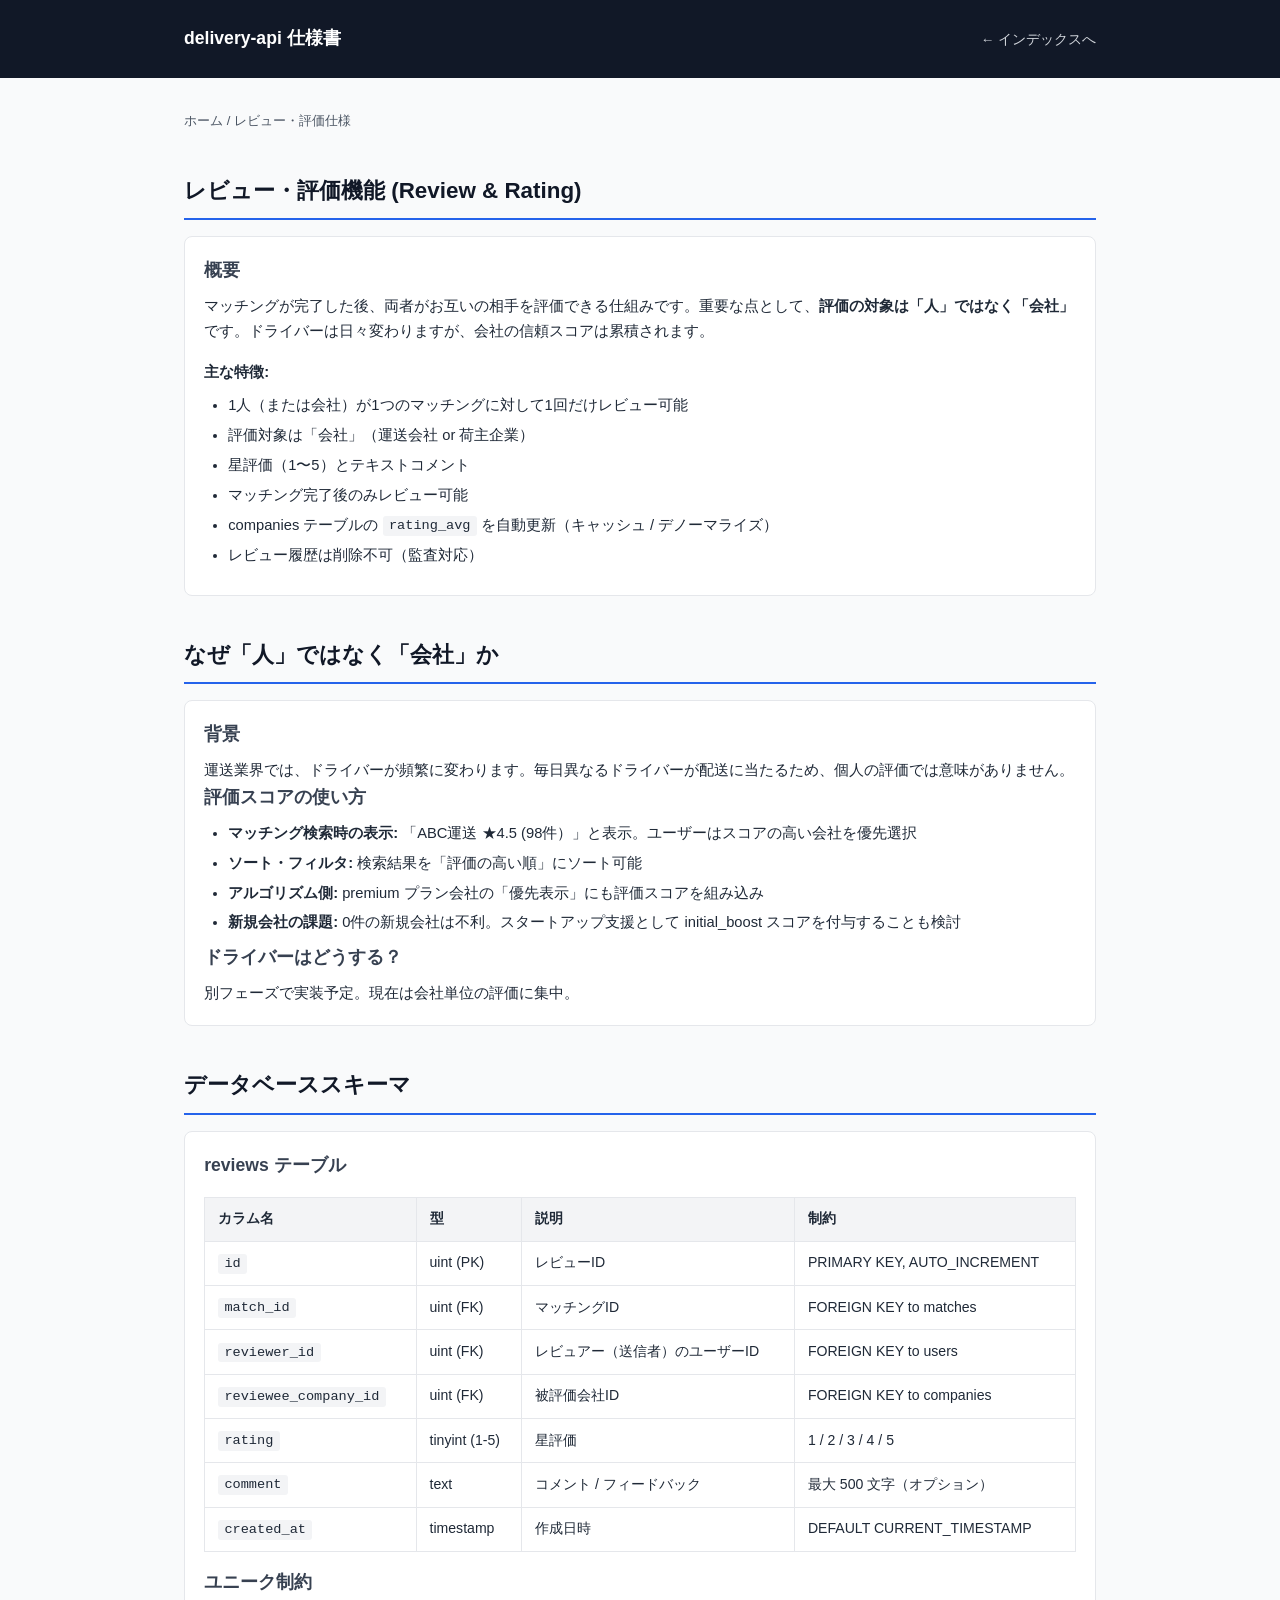
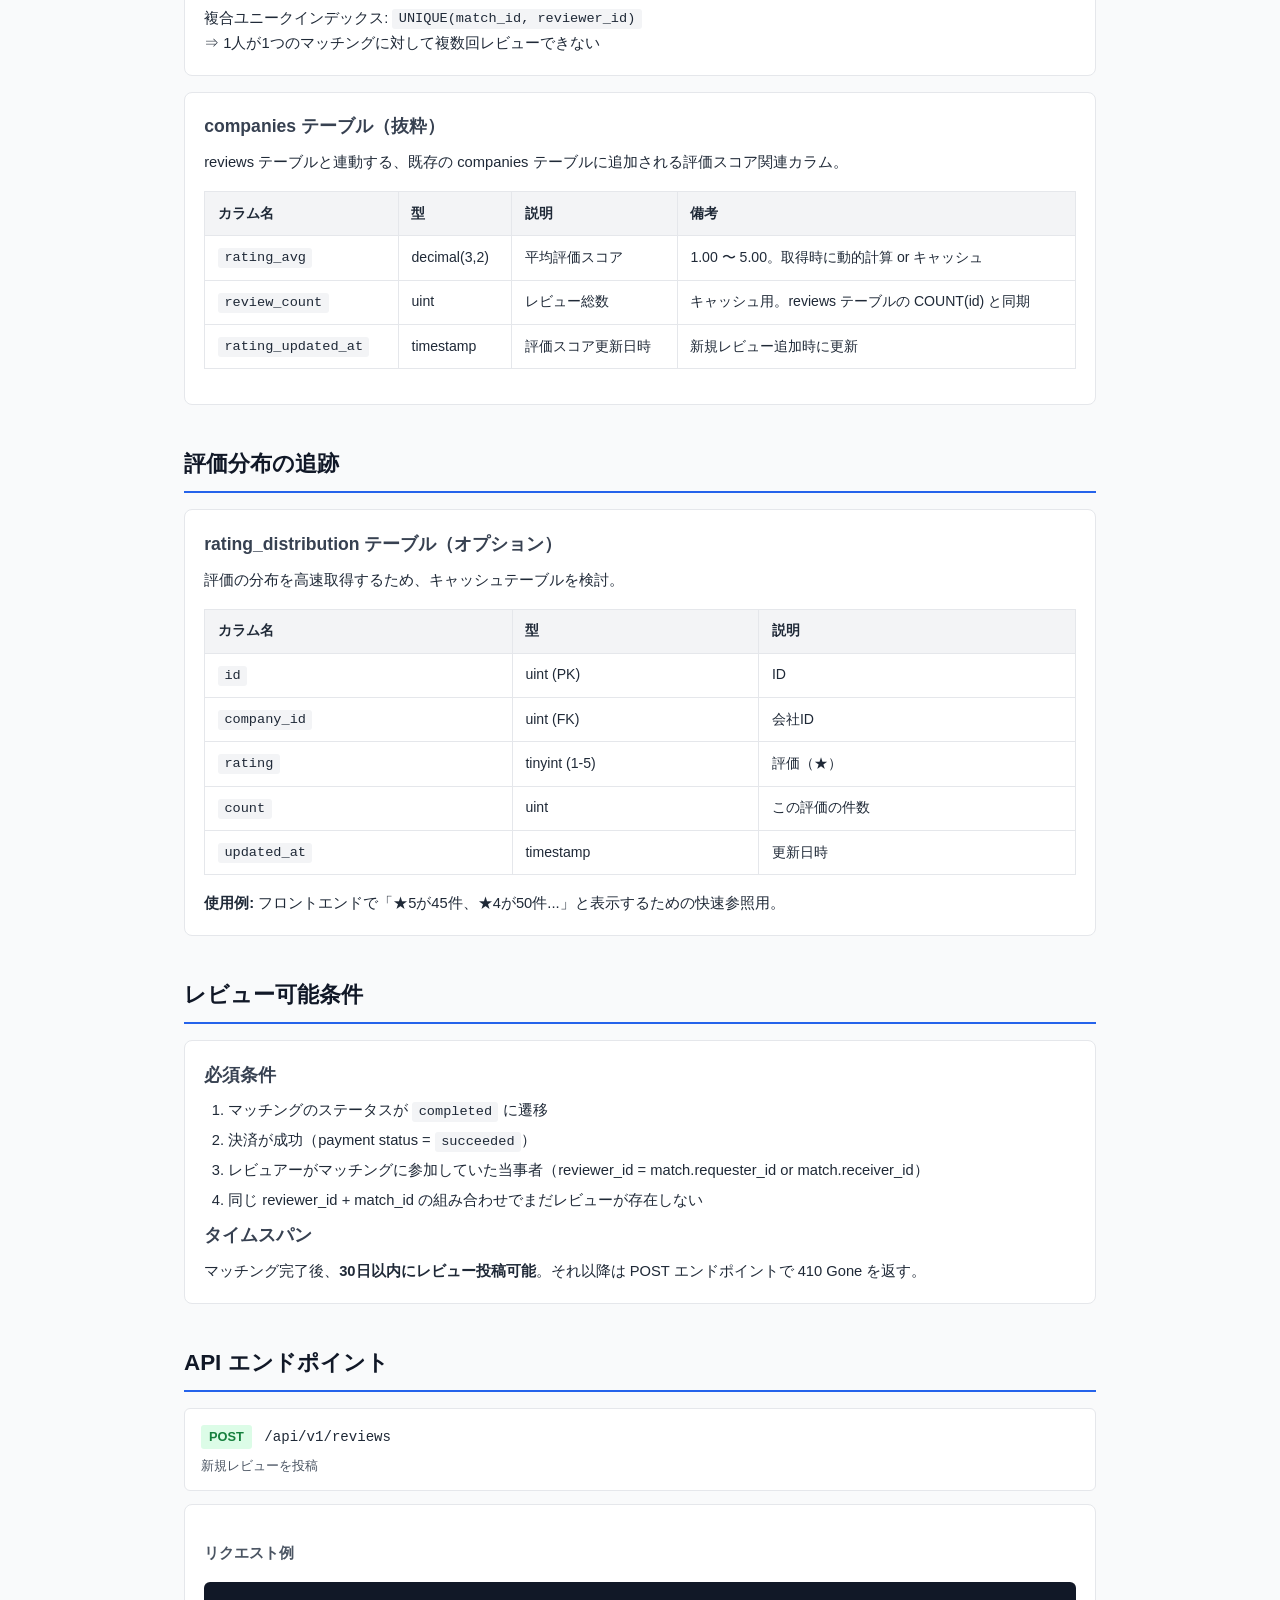
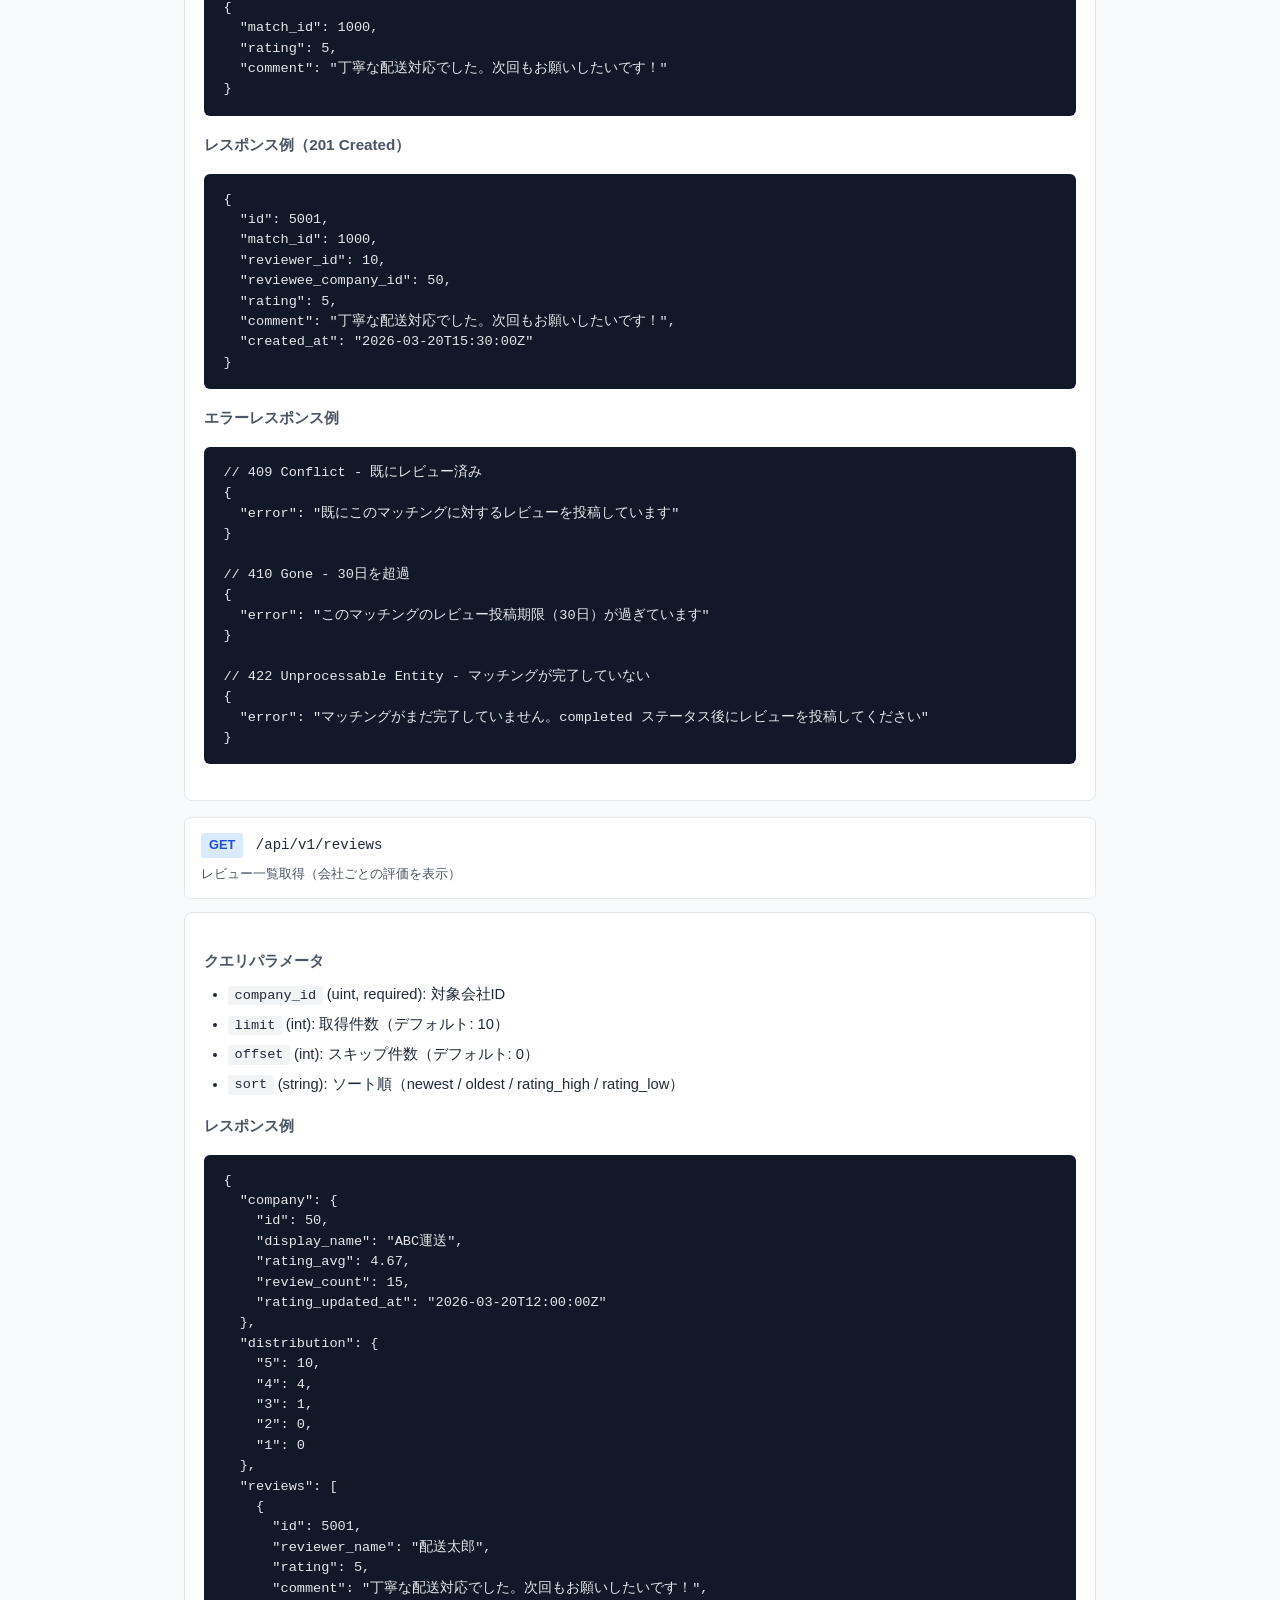
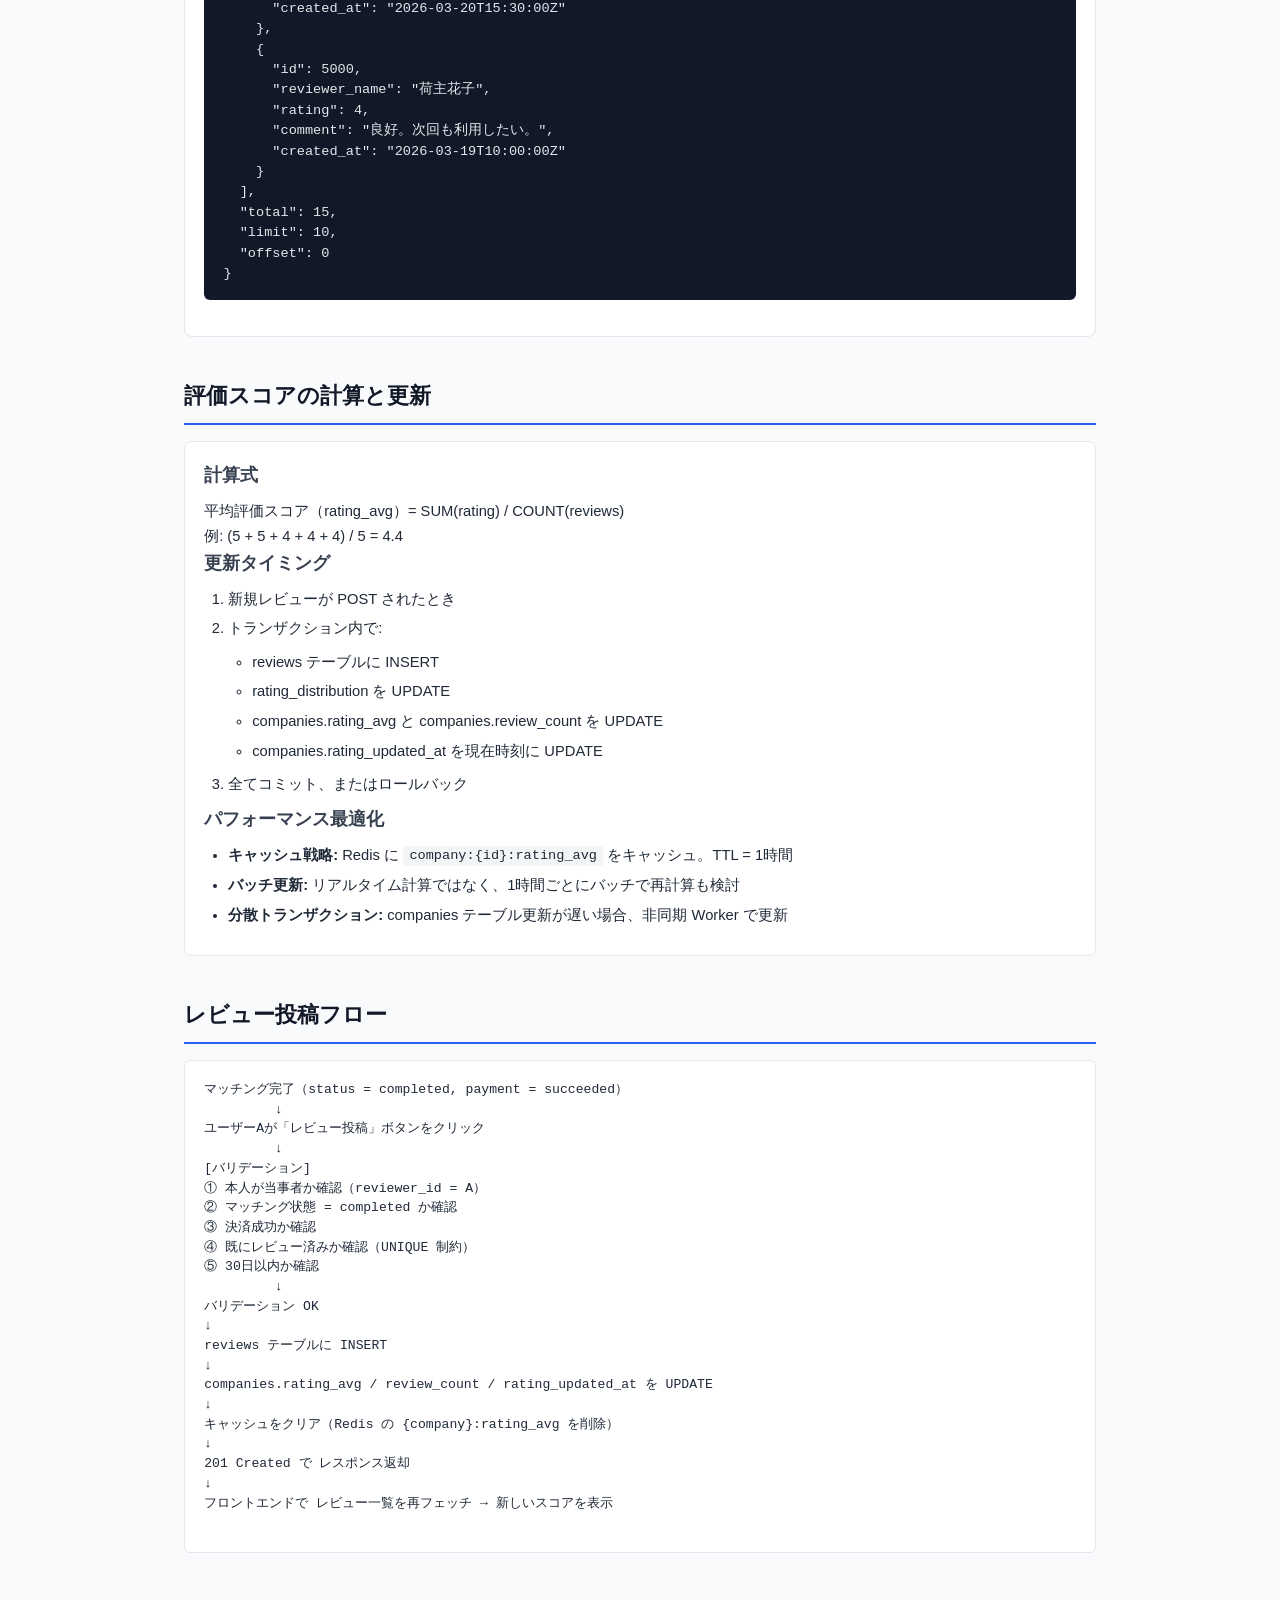
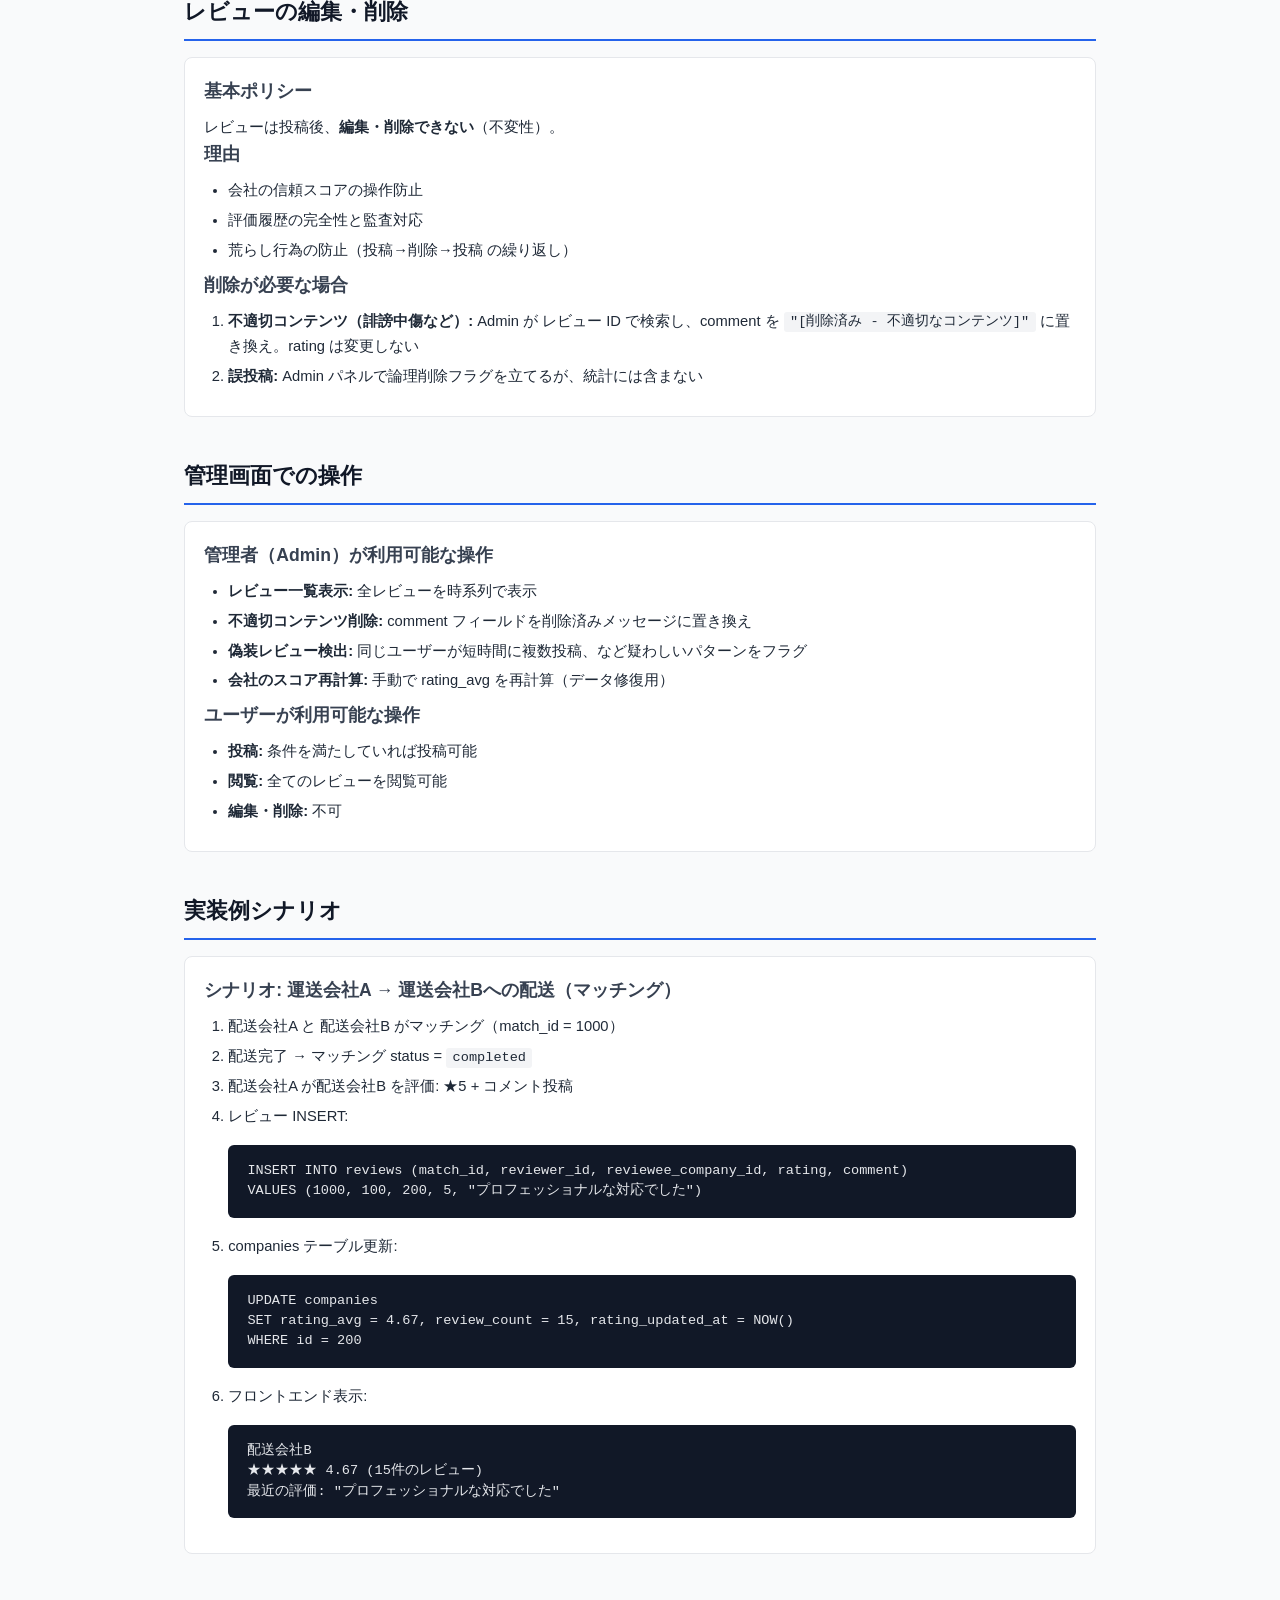
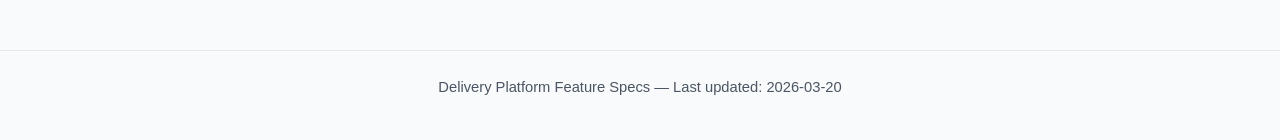
<file: docs/specs/review.html>
<!DOCTYPE html>
<html lang="ja">
<head>
  <meta charset="UTF-8">
  <meta name="viewport" content="width=device-width, initial-scale=1.0">
  <title>レビュー・評価 - delivery-api 仕様書</title>
  <link rel="stylesheet" href="style.css">
</head>
<body>
  <header>
    <div class="container">
      <h1>delivery-api 仕様書</h1>
      <nav>
        <a href="index.html">← インデックスへ</a>
      </nav>
    </div>
  </header>

  <div class="container">
    <!-- Breadcrumb -->
    <div class="breadcrumb">
      <a href="index.html">ホーム</a> / <span>レビュー・評価仕様</span>
    </div>

    <!-- Overview -->
    <h2>レビュー・評価機能 (Review & Rating)</h2>
    <div class="card">
      <h3>概要</h3>
      <p>マッチングが完了した後、両者がお互いの相手を評価できる仕組みです。重要な点として、<strong>評価の対象は「人」ではなく「会社」</strong>です。ドライバーは日々変わりますが、会社の信頼スコアは累積されます。</p>
      <p style="margin-top: 1rem;"><strong>主な特徴:</strong></p>
      <ul>
        <li>1人（または会社）が1つのマッチングに対して1回だけレビュー可能</li>
        <li>評価対象は「会社」（運送会社 or 荷主企業）</li>
        <li>星評価（1〜5）とテキストコメント</li>
        <li>マッチング完了後のみレビュー可能</li>
        <li>companies テーブルの <code>rating_avg</code> を自動更新（キャッシュ / デノーマライズ）</li>
        <li>レビュー履歴は削除不可（監査対応）</li>
      </ul>
    </div>

    <!-- Why Company-Level Rating -->
    <h2>なぜ「人」ではなく「会社」か</h2>
    <div class="card">
      <h3>背景</h3>
      <p>運送業界では、ドライバーが頻繁に変わります。毎日異なるドライバーが配送に当たるため、個人の評価では意味がありません。</p>

      <h3>評価スコアの使い方</h3>
      <ul>
        <li><strong>マッチング検索時の表示:</strong> 「ABC運送 ★4.5 (98件）」と表示。ユーザーはスコアの高い会社を優先選択</li>
        <li><strong>ソート・フィルタ:</strong> 検索結果を「評価の高い順」にソート可能</li>
        <li><strong>アルゴリズム側:</strong> premium プラン会社の「優先表示」にも評価スコアを組み込み</li>
        <li><strong>新規会社の課題:</strong> 0件の新規会社は不利。スタートアップ支援として initial_boost スコアを付与することも検討</li>
      </ul>

      <h3>ドライバーはどうする？</h3>
      <p>別フェーズで実装予定。現在は会社単位の評価に集中。</p>
    </div>

    <!-- DB Schema -->
    <h2>データベーススキーマ</h2>

    <div class="card">
      <h3>reviews テーブル</h3>
      <table>
        <thead>
          <tr>
            <th>カラム名</th>
            <th>型</th>
            <th>説明</th>
            <th>制約</th>
          </tr>
        </thead>
        <tbody>
          <tr>
            <td><code>id</code></td>
            <td>uint (PK)</td>
            <td>レビューID</td>
            <td>PRIMARY KEY, AUTO_INCREMENT</td>
          </tr>
          <tr>
            <td><code>match_id</code></td>
            <td>uint (FK)</td>
            <td>マッチングID</td>
            <td>FOREIGN KEY to matches</td>
          </tr>
          <tr>
            <td><code>reviewer_id</code></td>
            <td>uint (FK)</td>
            <td>レビュアー（送信者）のユーザーID</td>
            <td>FOREIGN KEY to users</td>
          </tr>
          <tr>
            <td><code>reviewee_company_id</code></td>
            <td>uint (FK)</td>
            <td>被評価会社ID</td>
            <td>FOREIGN KEY to companies</td>
          </tr>
          <tr>
            <td><code>rating</code></td>
            <td>tinyint (1-5)</td>
            <td>星評価</td>
            <td>1 / 2 / 3 / 4 / 5</td>
          </tr>
          <tr>
            <td><code>comment</code></td>
            <td>text</td>
            <td>コメント / フィードバック</td>
            <td>最大 500 文字（オプション）</td>
          </tr>
          <tr>
            <td><code>created_at</code></td>
            <td>timestamp</td>
            <td>作成日時</td>
            <td>DEFAULT CURRENT_TIMESTAMP</td>
          </tr>
        </tbody>
      </table>

      <h3>ユニーク制約</h3>
      <p>複合ユニークインデックス: <code>UNIQUE(match_id, reviewer_id)</code></p>
      <p>⇒ 1人が1つのマッチングに対して複数回レビューできない</p>
    </div>

    <div class="card">
      <h3>companies テーブル（抜粋）</h3>
      <p>reviews テーブルと連動する、既存の companies テーブルに追加される評価スコア関連カラム。</p>
      <table>
        <thead>
          <tr>
            <th>カラム名</th>
            <th>型</th>
            <th>説明</th>
            <th>備考</th>
          </tr>
        </thead>
        <tbody>
          <tr>
            <td><code>rating_avg</code></td>
            <td>decimal(3,2)</td>
            <td>平均評価スコア</td>
            <td>1.00 〜 5.00。取得時に動的計算 or キャッシュ</td>
          </tr>
          <tr>
            <td><code>review_count</code></td>
            <td>uint</td>
            <td>レビュー総数</td>
            <td>キャッシュ用。reviews テーブルの COUNT(id) と同期</td>
          </tr>
          <tr>
            <td><code>rating_updated_at</code></td>
            <td>timestamp</td>
            <td>評価スコア更新日時</td>
            <td>新規レビュー追加時に更新</td>
          </tr>
        </tbody>
      </table>
    </div>

    <!-- Rating Distribution -->
    <h2>評価分布の追跡</h2>
    <div class="card">
      <h3>rating_distribution テーブル（オプション）</h3>
      <p>評価の分布を高速取得するため、キャッシュテーブルを検討。</p>
      <table>
        <thead>
          <tr>
            <th>カラム名</th>
            <th>型</th>
            <th>説明</th>
          </tr>
        </thead>
        <tbody>
          <tr>
            <td><code>id</code></td>
            <td>uint (PK)</td>
            <td>ID</td>
          </tr>
          <tr>
            <td><code>company_id</code></td>
            <td>uint (FK)</td>
            <td>会社ID</td>
          </tr>
          <tr>
            <td><code>rating</code></td>
            <td>tinyint (1-5)</td>
            <td>評価（★）</td>
          </tr>
          <tr>
            <td><code>count</code></td>
            <td>uint</td>
            <td>この評価の件数</td>
          </tr>
          <tr>
            <td><code>updated_at</code></td>
            <td>timestamp</td>
            <td>更新日時</td>
          </tr>
        </tbody>
      </table>
      <p style="margin-top: 1rem;"><strong>使用例:</strong> フロントエンドで「★5が45件、★4が50件...」と表示するための快速参照用。</p>
    </div>

    <!-- Review Conditions -->
    <h2>レビュー可能条件</h2>
    <div class="card">
      <h3>必須条件</h3>
      <ol>
        <li>マッチングのステータスが <code>completed</code> に遷移</li>
        <li>決済が成功（payment status = <code>succeeded</code>）</li>
        <li>レビュアーがマッチングに参加していた当事者（reviewer_id = match.requester_id or match.receiver_id）</li>
        <li>同じ reviewer_id + match_id の組み合わせでまだレビューが存在しない</li>
      </ol>

      <h3>タイムスパン</h3>
      <p>マッチング完了後、<strong>30日以内にレビュー投稿可能</strong>。それ以降は POST エンドポイントで 410 Gone を返す。</p>
    </div>

    <!-- API Endpoints -->
    <h2>API エンドポイント</h2>

    <div class="endpoint">
      <span class="method method-post">POST</span>
      <span class="path">/api/v1/reviews</span>
      <div class="desc">新規レビューを投稿</div>
    </div>

    <div class="card" style="margin-top: 0.8rem;">
      <h4>リクエスト例</h4>
      <pre><code>{
  "match_id": 1000,
  "rating": 5,
  "comment": "丁寧な配送対応でした。次回もお願いしたいです！"
}</code></pre>

      <h4>レスポンス例（201 Created）</h4>
      <pre><code>{
  "id": 5001,
  "match_id": 1000,
  "reviewer_id": 10,
  "reviewee_company_id": 50,
  "rating": 5,
  "comment": "丁寧な配送対応でした。次回もお願いしたいです！",
  "created_at": "2026-03-20T15:30:00Z"
}</code></pre>

      <h4>エラーレスポンス例</h4>
      <pre><code>// 409 Conflict - 既にレビュー済み
{
  "error": "既にこのマッチングに対するレビューを投稿しています"
}

// 410 Gone - 30日を超過
{
  "error": "このマッチングのレビュー投稿期限（30日）が過ぎています"
}

// 422 Unprocessable Entity - マッチングが完了していない
{
  "error": "マッチングがまだ完了していません。completed ステータス後にレビューを投稿してください"
}</code></pre>
    </div>

    <div class="endpoint">
      <span class="method method-get">GET</span>
      <span class="path">/api/v1/reviews</span>
      <div class="desc">レビュー一覧取得（会社ごとの評価を表示）</div>
    </div>

    <div class="card" style="margin-top: 0.8rem;">
      <h4>クエリパラメータ</h4>
      <ul>
        <li><code>company_id</code> (uint, required): 対象会社ID</li>
        <li><code>limit</code> (int): 取得件数（デフォルト: 10）</li>
        <li><code>offset</code> (int): スキップ件数（デフォルト: 0）</li>
        <li><code>sort</code> (string): ソート順（newest / oldest / rating_high / rating_low）</li>
      </ul>

      <h4>レスポンス例</h4>
      <pre><code>{
  "company": {
    "id": 50,
    "display_name": "ABC運送",
    "rating_avg": 4.67,
    "review_count": 15,
    "rating_updated_at": "2026-03-20T12:00:00Z"
  },
  "distribution": {
    "5": 10,
    "4": 4,
    "3": 1,
    "2": 0,
    "1": 0
  },
  "reviews": [
    {
      "id": 5001,
      "reviewer_name": "配送太郎",
      "rating": 5,
      "comment": "丁寧な配送対応でした。次回もお願いしたいです！",
      "created_at": "2026-03-20T15:30:00Z"
    },
    {
      "id": 5000,
      "reviewer_name": "荷主花子",
      "rating": 4,
      "comment": "良好。次回も利用したい。",
      "created_at": "2026-03-19T10:00:00Z"
    }
  ],
  "total": 15,
  "limit": 10,
  "offset": 0
}</code></pre>
    </div>

    <!-- Rating Calculation -->
    <h2>評価スコアの計算と更新</h2>
    <div class="card">
      <h3>計算式</h3>
      <p>平均評価スコア（rating_avg）= SUM(rating) / COUNT(reviews)</p>
      <p>例: (5 + 5 + 4 + 4 + 4) / 5 = 4.4</p>

      <h3>更新タイミング</h3>
      <ol>
        <li>新規レビューが POST されたとき</li>
        <li>トランザクション内で:
          <ul>
            <li>reviews テーブルに INSERT</li>
            <li>rating_distribution を UPDATE</li>
            <li>companies.rating_avg と companies.review_count を UPDATE</li>
            <li>companies.rating_updated_at を現在時刻に UPDATE</li>
          </ul>
        </li>
        <li>全てコミット、またはロールバック</li>
      </ol>

      <h3>パフォーマンス最適化</h3>
      <ul>
        <li><strong>キャッシュ戦略:</strong> Redis に <code>company:{id}:rating_avg</code> をキャッシュ。TTL = 1時間</li>
        <li><strong>バッチ更新:</strong> リアルタイム計算ではなく、1時間ごとにバッチで再計算も検討</li>
        <li><strong>分散トランザクション:</strong> companies テーブル更新が遅い場合、非同期 Worker で更新</li>
      </ul>
    </div>

    <!-- Review Flow -->
    <h2>レビュー投稿フロー</h2>
    <div class="flow">
      <pre>
マッチング完了（status = completed, payment = succeeded）
         ↓
ユーザーAが「レビュー投稿」ボタンをクリック
         ↓
[バリデーション]
① 本人が当事者か確認（reviewer_id = A）
② マッチング状態 = completed か確認
③ 決済成功か確認
④ 既にレビュー済みか確認（UNIQUE 制約）
⑤ 30日以内か確認
         ↓
バリデーション OK
↓
reviews テーブルに INSERT
↓
companies.rating_avg / review_count / rating_updated_at を UPDATE
↓
キャッシュをクリア（Redis の {company}:rating_avg を削除）
↓
201 Created で レスポンス返却
↓
フロントエンドで レビュー一覧を再フェッチ → 新しいスコアを表示
      </pre>
    </div>

    <!-- Review Immutability -->
    <h2>レビューの編集・削除</h2>
    <div class="card">
      <h3>基本ポリシー</h3>
      <p>レビューは投稿後、<strong>編集・削除できない</strong>（不変性）。</p>

      <h3>理由</h3>
      <ul>
        <li>会社の信頼スコアの操作防止</li>
        <li>評価履歴の完全性と監査対応</li>
        <li>荒らし行為の防止（投稿→削除→投稿 の繰り返し）</li>
      </ul>

      <h3>削除が必要な場合</h3>
      <ol>
        <li><strong>不適切コンテンツ（誹謗中傷など）:</strong> Admin が レビュー ID で検索し、comment を <code>"[削除済み - 不適切なコンテンツ]"</code> に置き換え。rating は変更しない</li>
        <li><strong>誤投稿:</strong> Admin パネルで論理削除フラグを立てるが、統計には含まない</li>
      </ol>
    </div>

    <!-- Admin Panel -->
    <h2>管理画面での操作</h2>
    <div class="card">
      <h3>管理者（Admin）が利用可能な操作</h3>
      <ul>
        <li><strong>レビュー一覧表示:</strong> 全レビューを時系列で表示</li>
        <li><strong>不適切コンテンツ削除:</strong> comment フィールドを削除済みメッセージに置き換え</li>
        <li><strong>偽装レビュー検出:</strong> 同じユーザーが短時間に複数投稿、など疑わしいパターンをフラグ</li>
        <li><strong>会社のスコア再計算:</strong> 手動で rating_avg を再計算（データ修復用）</li>
      </ul>

      <h3>ユーザーが利用可能な操作</h3>
      <ul>
        <li><strong>投稿:</strong> 条件を満たしていれば投稿可能</li>
        <li><strong>閲覧:</strong> 全てのレビューを閲覧可能</li>
        <li><strong>編集・削除:</strong> 不可</li>
      </ul>
    </div>

    <!-- Example Scenario -->
    <h2>実装例シナリオ</h2>
    <div class="card">
      <h3>シナリオ: 運送会社A → 運送会社Bへの配送（マッチング）</h3>
      <ol>
        <li>配送会社A と 配送会社B がマッチング（match_id = 1000）</li>
        <li>配送完了 → マッチング status = <code>completed</code></li>
        <li>配送会社A が配送会社B を評価: ★5 + コメント投稿</li>
        <li>レビュー INSERT:
          <pre><code>INSERT INTO reviews (match_id, reviewer_id, reviewee_company_id, rating, comment)
VALUES (1000, 100, 200, 5, "プロフェッショナルな対応でした")</code></pre>
        </li>
        <li>companies テーブル更新:
          <pre><code>UPDATE companies
SET rating_avg = 4.67, review_count = 15, rating_updated_at = NOW()
WHERE id = 200</code></pre>
        </li>
        <li>フロントエンド表示:
          <pre><code>配送会社B
★★★★★ 4.67 (15件のレビュー)
最近の評価: "プロフェッショナルな対応でした"</code></pre>
        </li>
      </ol>
    </div>

  </div>

  <footer>
    <p>Delivery Platform Feature Specs — Last updated: 2026-03-20</p>
  </footer>
</body>
</html>
</file>
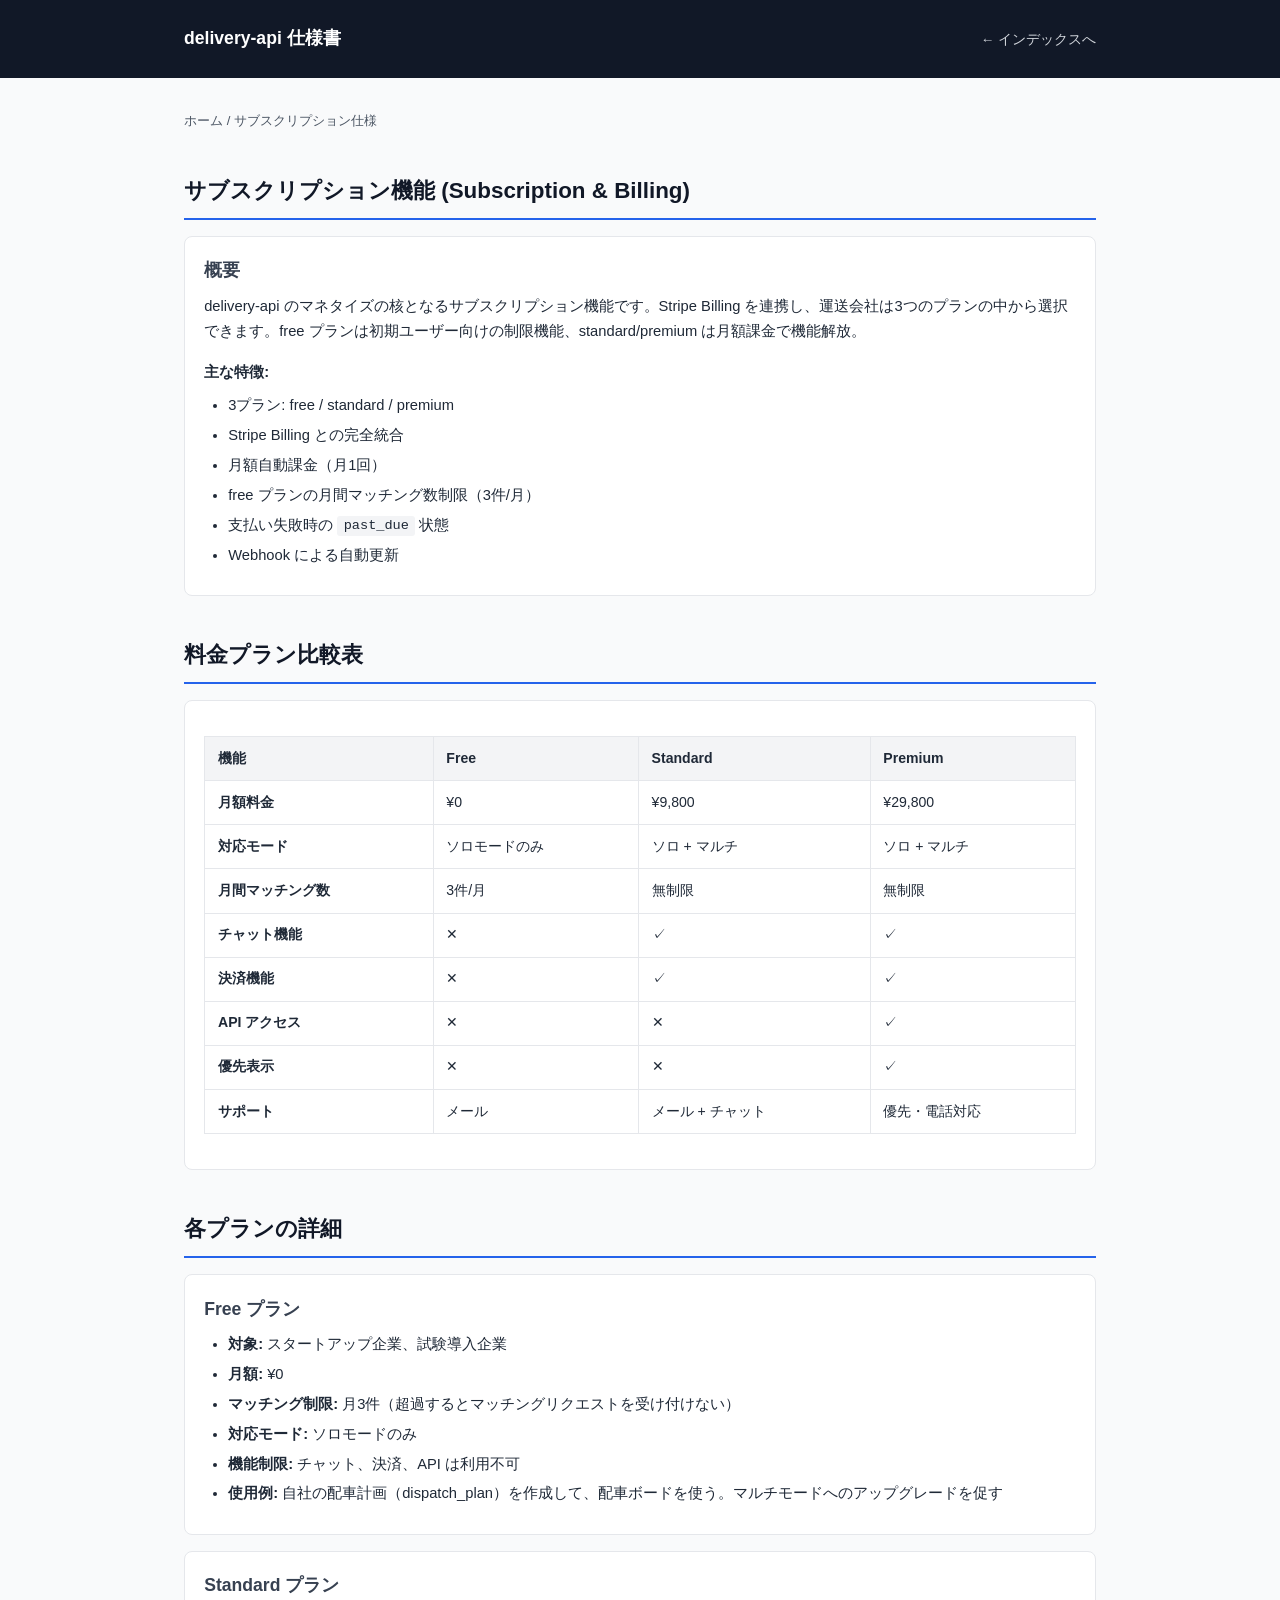
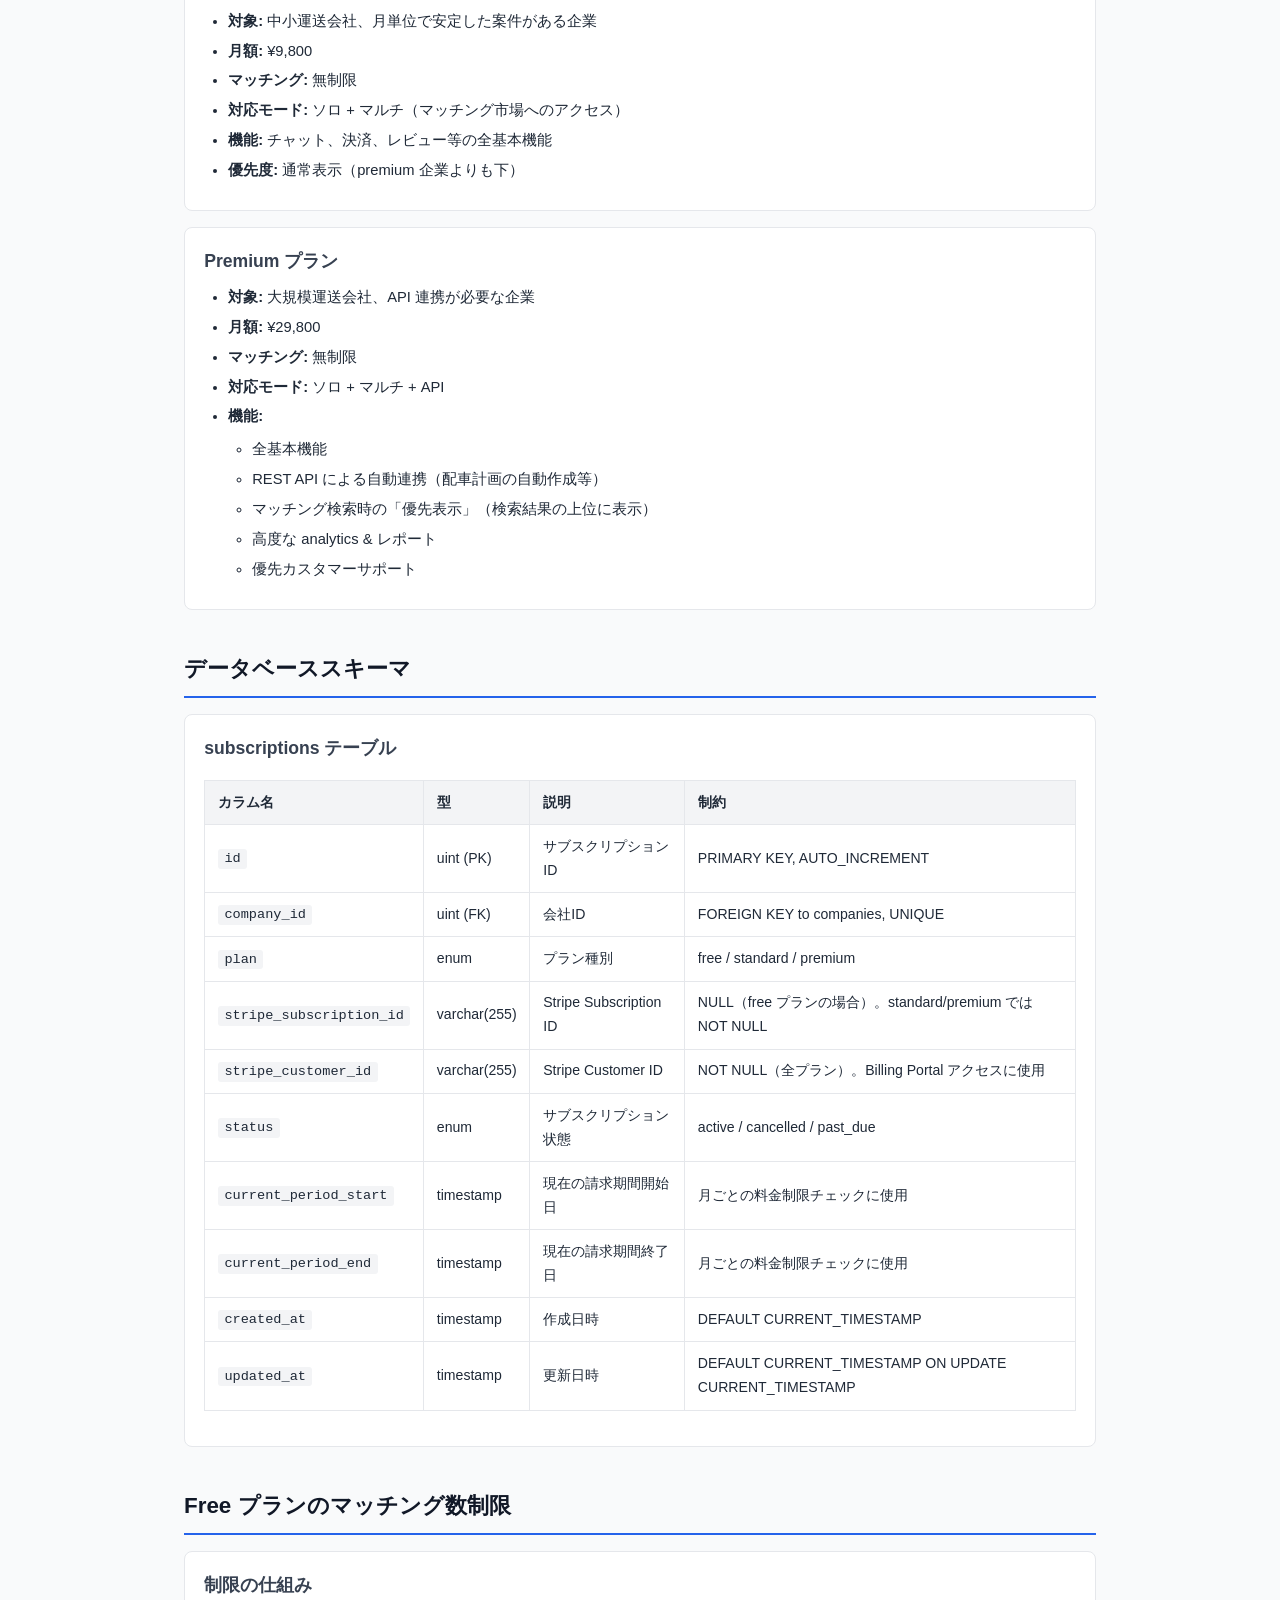
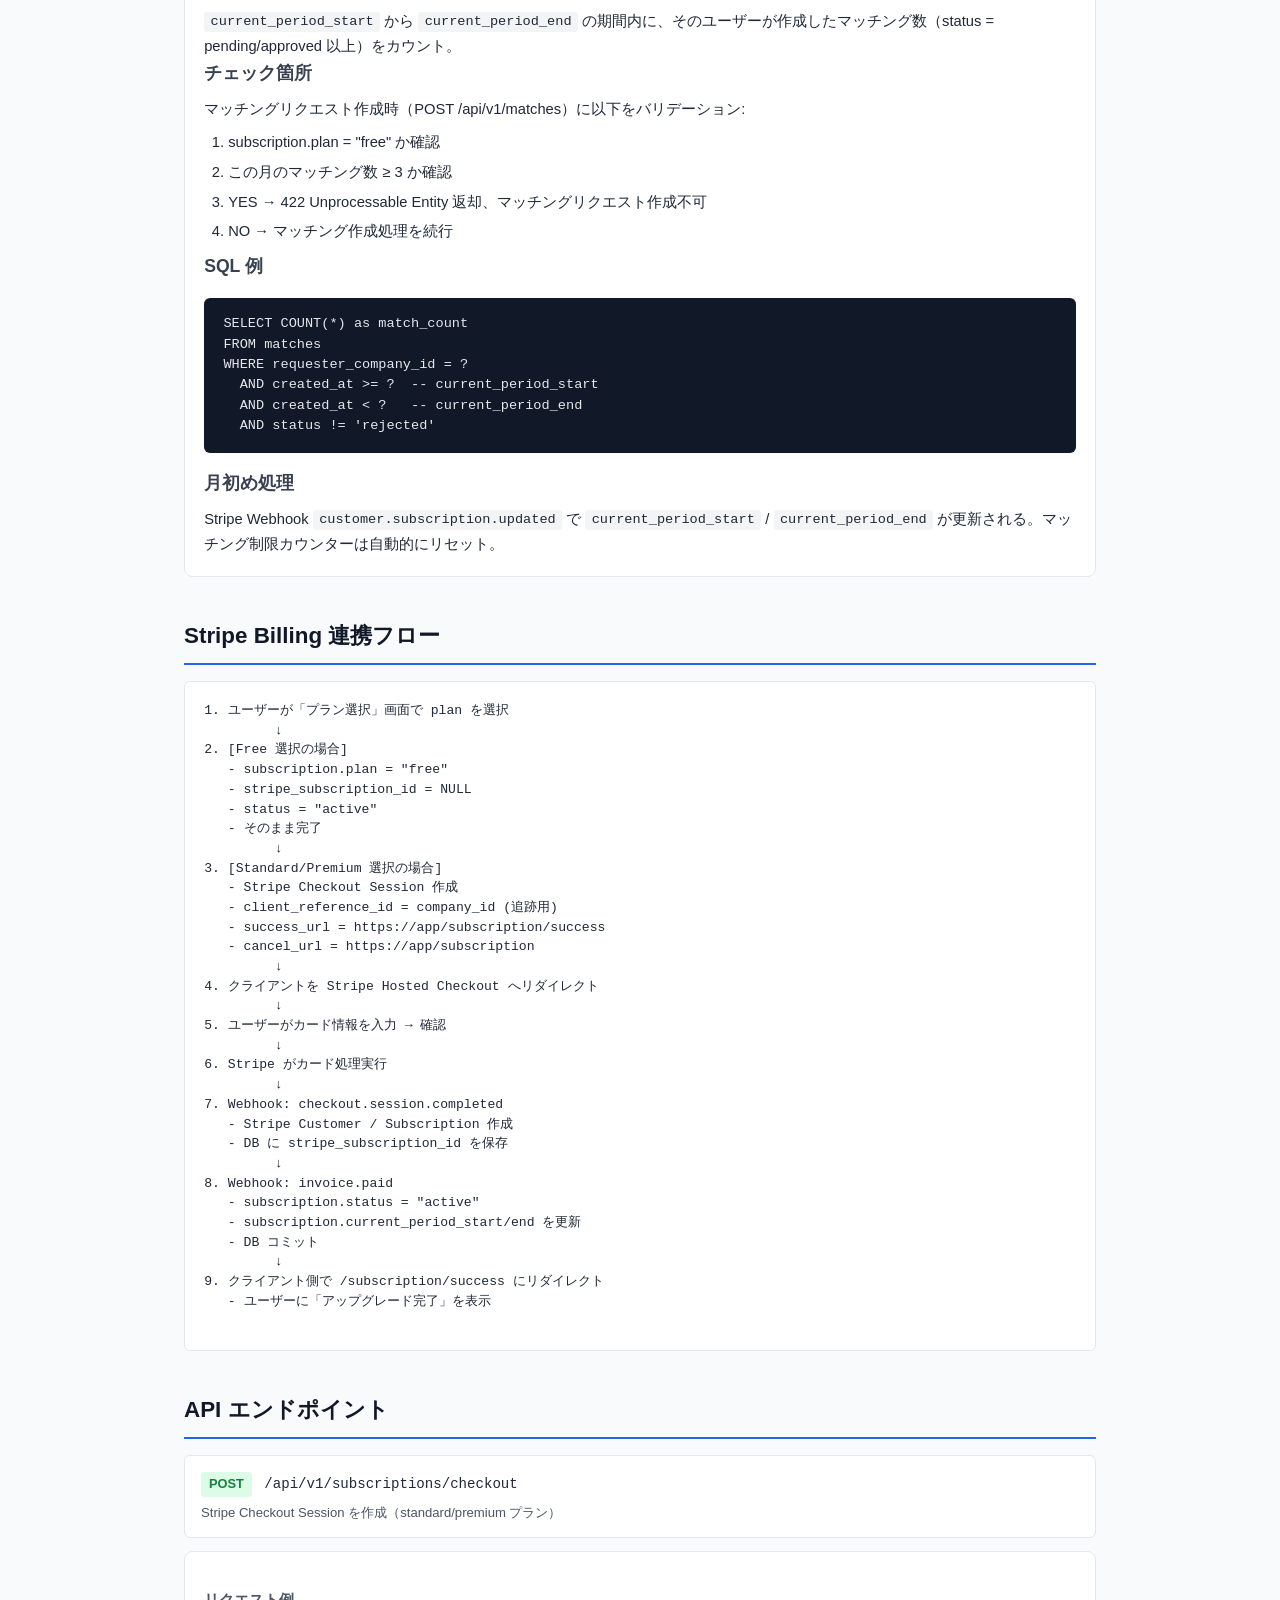
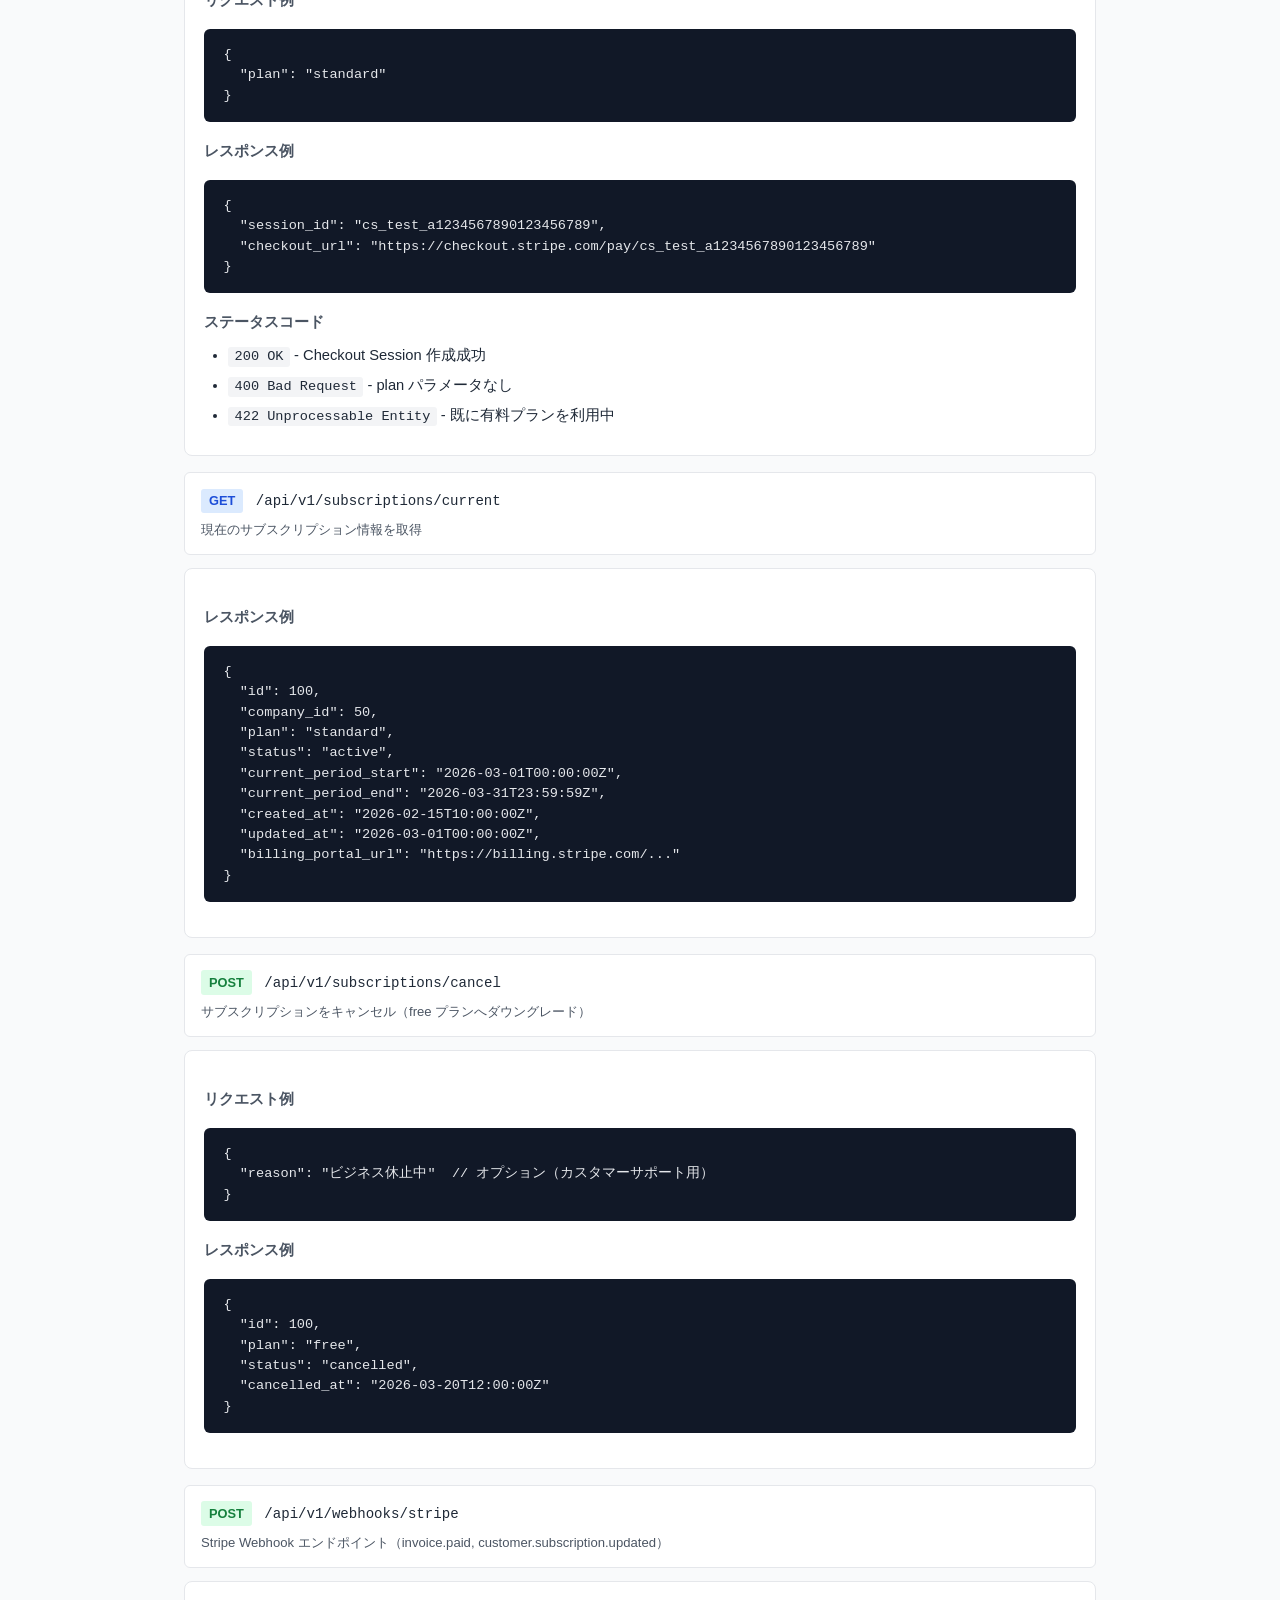
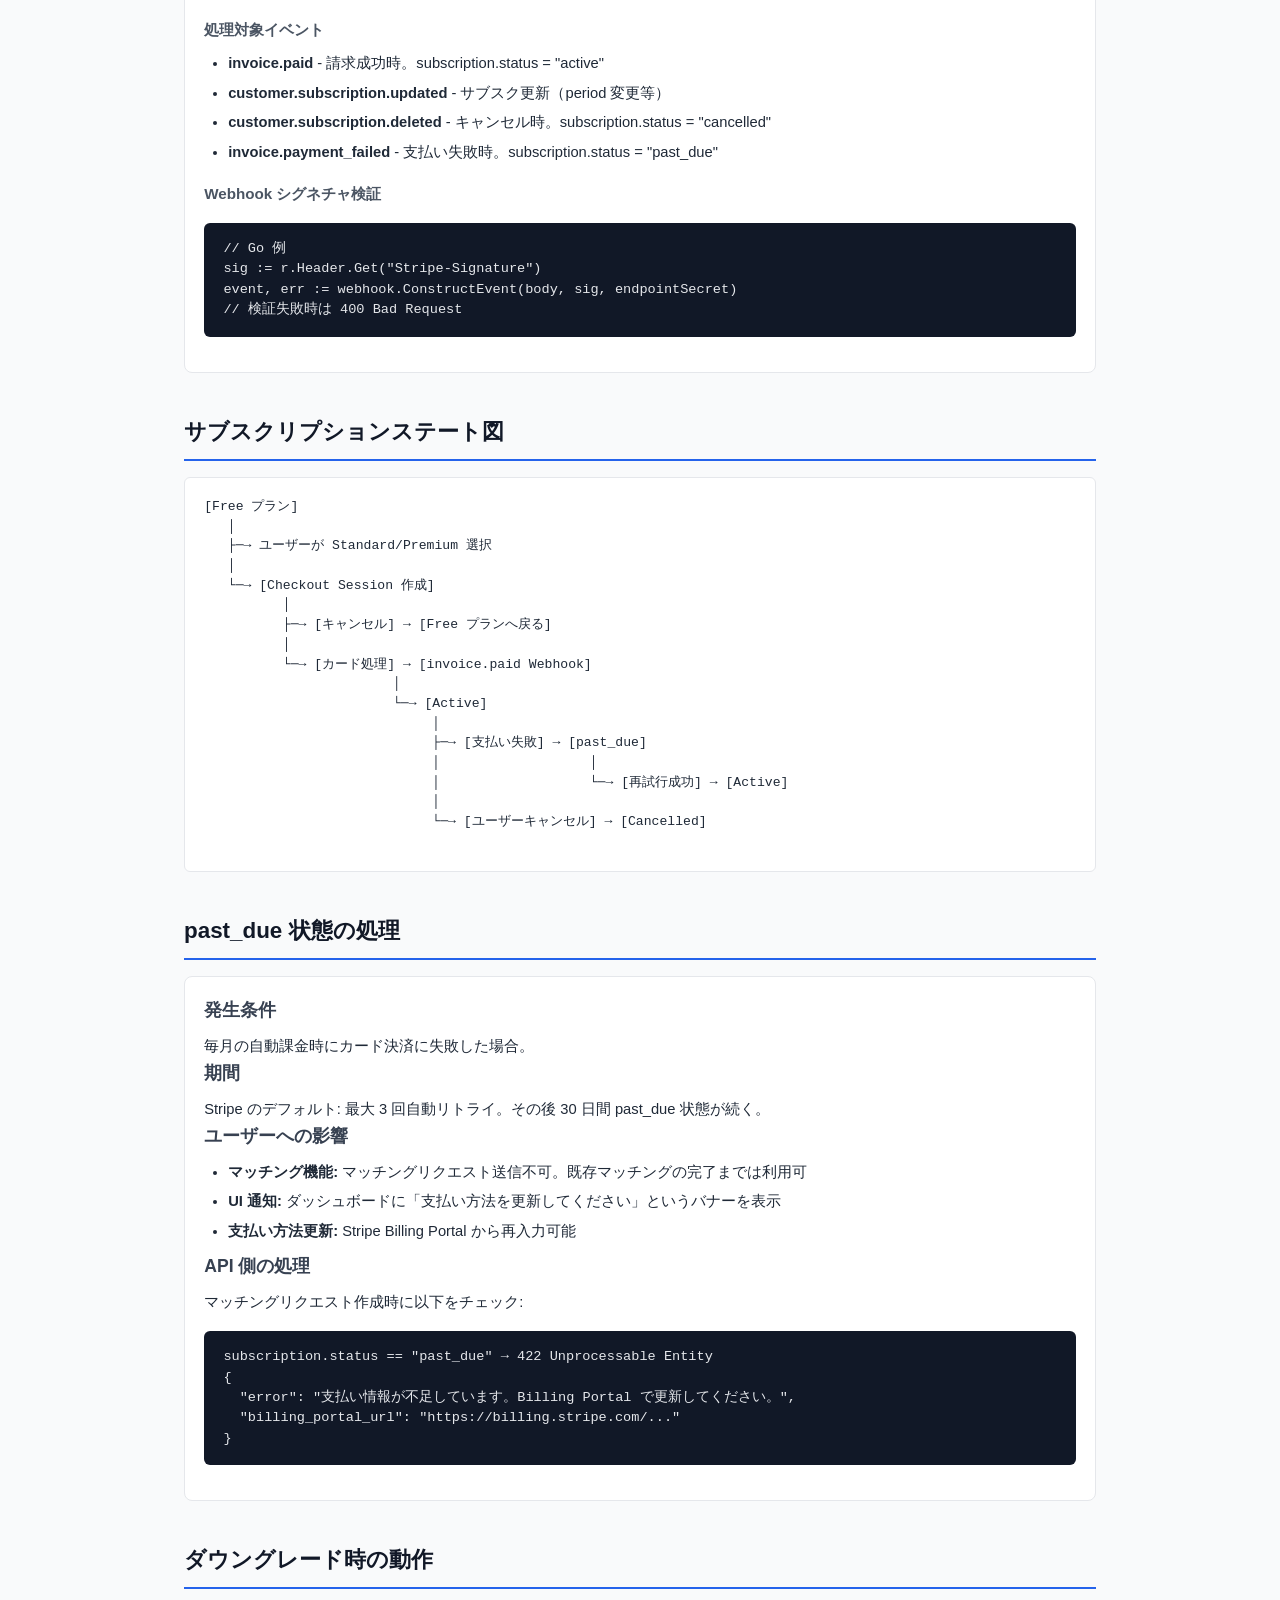
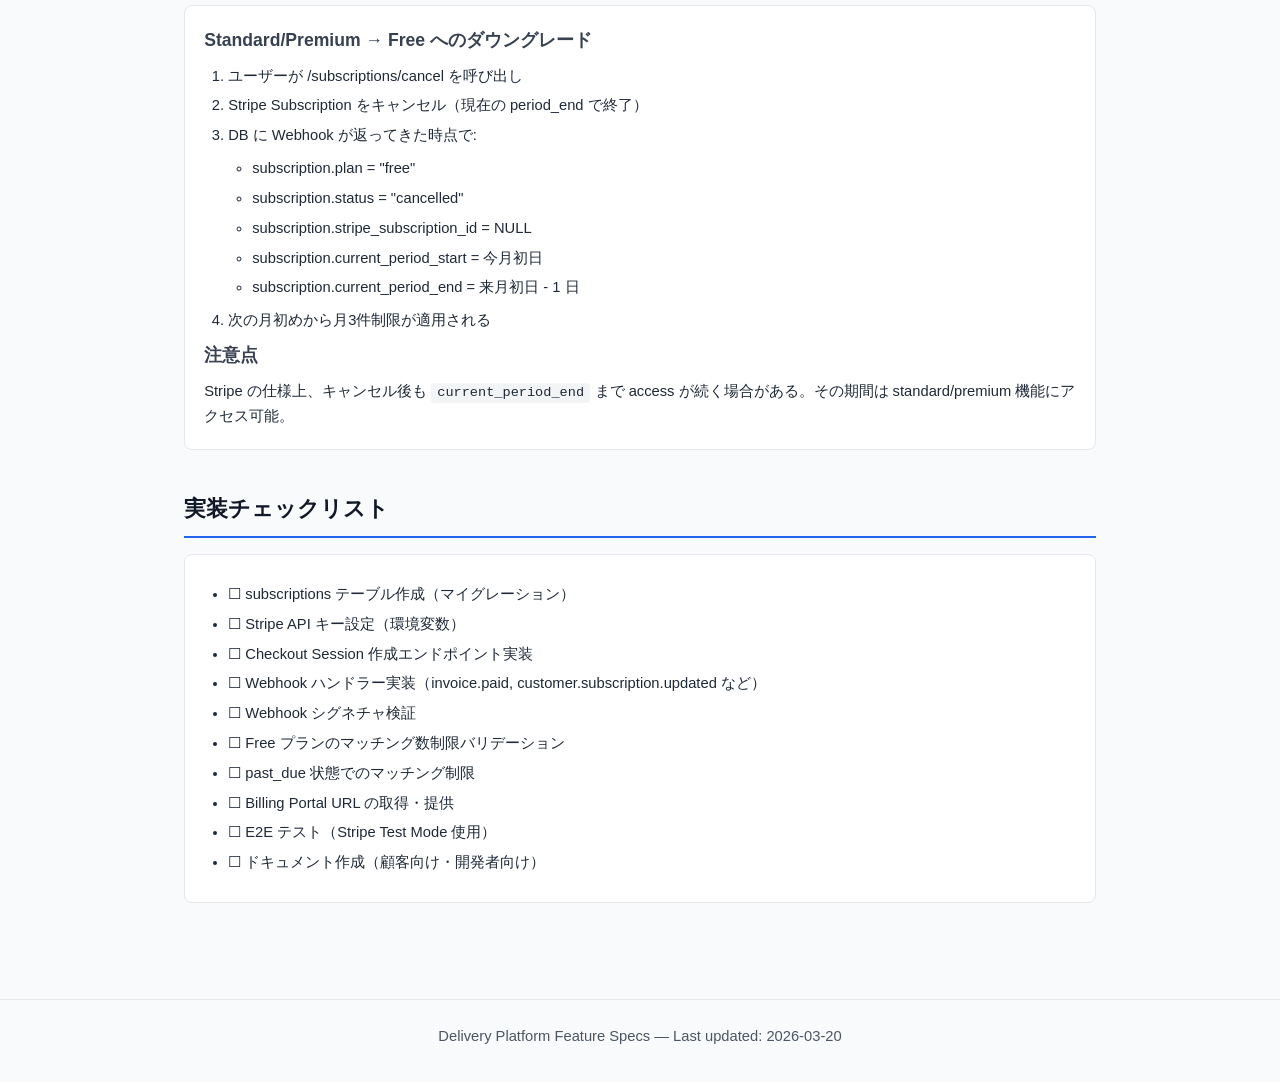
<file: docs/specs/subscription.html>
<!DOCTYPE html>
<html lang="ja">
<head>
  <meta charset="UTF-8">
  <meta name="viewport" content="width=device-width, initial-scale=1.0">
  <title>サブスクリプション - delivery-api 仕様書</title>
  <link rel="stylesheet" href="style.css">
</head>
<body>
  <header>
    <div class="container">
      <h1>delivery-api 仕様書</h1>
      <nav>
        <a href="index.html">← インデックスへ</a>
      </nav>
    </div>
  </header>

  <div class="container">
    <!-- Breadcrumb -->
    <div class="breadcrumb">
      <a href="index.html">ホーム</a> / <span>サブスクリプション仕様</span>
    </div>

    <!-- Overview -->
    <h2>サブスクリプション機能 (Subscription & Billing)</h2>
    <div class="card">
      <h3>概要</h3>
      <p>delivery-api のマネタイズの核となるサブスクリプション機能です。Stripe Billing を連携し、運送会社は3つのプランの中から選択できます。free プランは初期ユーザー向けの制限機能、standard/premium は月額課金で機能解放。</p>
      <p style="margin-top: 1rem;"><strong>主な特徴:</strong></p>
      <ul>
        <li>3プラン: free / standard / premium</li>
        <li>Stripe Billing との完全統合</li>
        <li>月額自動課金（月1回）</li>
        <li>free プランの月間マッチング数制限（3件/月）</li>
        <li>支払い失敗時の <code>past_due</code> 状態</li>
        <li>Webhook による自動更新</li>
      </ul>
    </div>

    <!-- Plan Comparison -->
    <h2>料金プラン比較表</h2>
    <div class="card">
      <table>
        <thead>
          <tr>
            <th>機能</th>
            <th>Free</th>
            <th>Standard</th>
            <th>Premium</th>
          </tr>
        </thead>
        <tbody>
          <tr>
            <td><strong>月額料金</strong></td>
            <td>¥0</td>
            <td>¥9,800</td>
            <td>¥29,800</td>
          </tr>
          <tr>
            <td><strong>対応モード</strong></td>
            <td>ソロモードのみ</td>
            <td>ソロ + マルチ</td>
            <td>ソロ + マルチ</td>
          </tr>
          <tr>
            <td><strong>月間マッチング数</strong></td>
            <td>3件/月</td>
            <td>無制限</td>
            <td>無制限</td>
          </tr>
          <tr>
            <td><strong>チャット機能</strong></td>
            <td>✕</td>
            <td>✓</td>
            <td>✓</td>
          </tr>
          <tr>
            <td><strong>決済機能</strong></td>
            <td>✕</td>
            <td>✓</td>
            <td>✓</td>
          </tr>
          <tr>
            <td><strong>API アクセス</strong></td>
            <td>✕</td>
            <td>✕</td>
            <td>✓</td>
          </tr>
          <tr>
            <td><strong>優先表示</strong></td>
            <td>✕</td>
            <td>✕</td>
            <td>✓</td>
          </tr>
          <tr>
            <td><strong>サポート</strong></td>
            <td>メール</td>
            <td>メール + チャット</td>
            <td>優先・電話対応</td>
          </tr>
        </tbody>
      </table>
    </div>

    <!-- Plan Details -->
    <h2>各プランの詳細</h2>

    <div class="card">
      <h3>Free プラン</h3>
      <ul>
        <li><strong>対象:</strong> スタートアップ企業、試験導入企業</li>
        <li><strong>月額:</strong> ¥0</li>
        <li><strong>マッチング制限:</strong> 月3件（超過するとマッチングリクエストを受け付けない）</li>
        <li><strong>対応モード:</strong> ソロモードのみ</li>
        <li><strong>機能制限:</strong> チャット、決済、API は利用不可</li>
        <li><strong>使用例:</strong> 自社の配車計画（dispatch_plan）を作成して、配車ボードを使う。マルチモードへのアップグレードを促す</li>
      </ul>
    </div>

    <div class="card">
      <h3>Standard プラン</h3>
      <ul>
        <li><strong>対象:</strong> 中小運送会社、月単位で安定した案件がある企業</li>
        <li><strong>月額:</strong> ¥9,800</li>
        <li><strong>マッチング:</strong> 無制限</li>
        <li><strong>対応モード:</strong> ソロ + マルチ（マッチング市場へのアクセス）</li>
        <li><strong>機能:</strong> チャット、決済、レビュー等の全基本機能</li>
        <li><strong>優先度:</strong> 通常表示（premium 企業よりも下）</li>
      </ul>
    </div>

    <div class="card">
      <h3>Premium プラン</h3>
      <ul>
        <li><strong>対象:</strong> 大規模運送会社、API 連携が必要な企業</li>
        <li><strong>月額:</strong> ¥29,800</li>
        <li><strong>マッチング:</strong> 無制限</li>
        <li><strong>対応モード:</strong> ソロ + マルチ + API</li>
        <li><strong>機能:</strong>
          <ul>
            <li>全基本機能</li>
            <li>REST API による自動連携（配車計画の自動作成等）</li>
            <li>マッチング検索時の「優先表示」（検索結果の上位に表示）</li>
            <li>高度な analytics & レポート</li>
            <li>優先カスタマーサポート</li>
          </ul>
        </li>
      </ul>
    </div>

    <!-- DB Schema -->
    <h2>データベーススキーマ</h2>

    <div class="card">
      <h3>subscriptions テーブル</h3>
      <table>
        <thead>
          <tr>
            <th>カラム名</th>
            <th>型</th>
            <th>説明</th>
            <th>制約</th>
          </tr>
        </thead>
        <tbody>
          <tr>
            <td><code>id</code></td>
            <td>uint (PK)</td>
            <td>サブスクリプションID</td>
            <td>PRIMARY KEY, AUTO_INCREMENT</td>
          </tr>
          <tr>
            <td><code>company_id</code></td>
            <td>uint (FK)</td>
            <td>会社ID</td>
            <td>FOREIGN KEY to companies, UNIQUE</td>
          </tr>
          <tr>
            <td><code>plan</code></td>
            <td>enum</td>
            <td>プラン種別</td>
            <td>free / standard / premium</td>
          </tr>
          <tr>
            <td><code>stripe_subscription_id</code></td>
            <td>varchar(255)</td>
            <td>Stripe Subscription ID</td>
            <td>NULL（free プランの場合）。standard/premium では NOT NULL</td>
          </tr>
          <tr>
            <td><code>stripe_customer_id</code></td>
            <td>varchar(255)</td>
            <td>Stripe Customer ID</td>
            <td>NOT NULL（全プラン）。Billing Portal アクセスに使用</td>
          </tr>
          <tr>
            <td><code>status</code></td>
            <td>enum</td>
            <td>サブスクリプション状態</td>
            <td>active / cancelled / past_due</td>
          </tr>
          <tr>
            <td><code>current_period_start</code></td>
            <td>timestamp</td>
            <td>現在の請求期間開始日</td>
            <td>月ごとの料金制限チェックに使用</td>
          </tr>
          <tr>
            <td><code>current_period_end</code></td>
            <td>timestamp</td>
            <td>現在の請求期間終了日</td>
            <td>月ごとの料金制限チェックに使用</td>
          </tr>
          <tr>
            <td><code>created_at</code></td>
            <td>timestamp</td>
            <td>作成日時</td>
            <td>DEFAULT CURRENT_TIMESTAMP</td>
          </tr>
          <tr>
            <td><code>updated_at</code></td>
            <td>timestamp</td>
            <td>更新日時</td>
            <td>DEFAULT CURRENT_TIMESTAMP ON UPDATE CURRENT_TIMESTAMP</td>
          </tr>
        </tbody>
      </table>
    </div>

    <!-- Free Plan Limit -->
    <h2>Free プランのマッチング数制限</h2>
    <div class="card">
      <h3>制限の仕組み</h3>
      <p><code>current_period_start</code> から <code>current_period_end</code> の期間内に、そのユーザーが作成したマッチング数（status = pending/approved 以上）をカウント。</p>

      <h3>チェック箇所</h3>
      <p>マッチングリクエスト作成時（POST /api/v1/matches）に以下をバリデーション:</p>
      <ol>
        <li>subscription.plan = "free" か確認</li>
        <li>この月のマッチング数 ≥ 3 か確認</li>
        <li>YES → 422 Unprocessable Entity 返却、マッチングリクエスト作成不可</li>
        <li>NO → マッチング作成処理を続行</li>
      </ol>

      <h3>SQL 例</h3>
      <pre><code>SELECT COUNT(*) as match_count
FROM matches
WHERE requester_company_id = ?
  AND created_at >= ?  -- current_period_start
  AND created_at < ?   -- current_period_end
  AND status != 'rejected'</code></pre>

      <h3>月初め処理</h3>
      <p>Stripe Webhook <code>customer.subscription.updated</code> で <code>current_period_start</code> / <code>current_period_end</code> が更新される。マッチング制限カウンターは自動的にリセット。</p>
    </div>

    <!-- Stripe Integration Flow -->
    <h2>Stripe Billing 連携フロー</h2>
    <div class="flow">
      <pre>
1. ユーザーが「プラン選択」画面で plan を選択
         ↓
2. [Free 選択の場合]
   - subscription.plan = "free"
   - stripe_subscription_id = NULL
   - status = "active"
   - そのまま完了
         ↓
3. [Standard/Premium 選択の場合]
   - Stripe Checkout Session 作成
   - client_reference_id = company_id (追跡用)
   - success_url = https://app/subscription/success
   - cancel_url = https://app/subscription
         ↓
4. クライアントを Stripe Hosted Checkout へリダイレクト
         ↓
5. ユーザーがカード情報を入力 → 確認
         ↓
6. Stripe がカード処理実行
         ↓
7. Webhook: checkout.session.completed
   - Stripe Customer / Subscription 作成
   - DB に stripe_subscription_id を保存
         ↓
8. Webhook: invoice.paid
   - subscription.status = "active"
   - subscription.current_period_start/end を更新
   - DB コミット
         ↓
9. クライアント側で /subscription/success にリダイレクト
   - ユーザーに「アップグレード完了」を表示
      </pre>
    </div>

    <!-- API Endpoints -->
    <h2>API エンドポイント</h2>

    <div class="endpoint">
      <span class="method method-post">POST</span>
      <span class="path">/api/v1/subscriptions/checkout</span>
      <div class="desc">Stripe Checkout Session を作成（standard/premium プラン）</div>
    </div>

    <div class="card" style="margin-top: 0.8rem;">
      <h4>リクエスト例</h4>
      <pre><code>{
  "plan": "standard"
}</code></pre>

      <h4>レスポンス例</h4>
      <pre><code>{
  "session_id": "cs_test_a1234567890123456789",
  "checkout_url": "https://checkout.stripe.com/pay/cs_test_a1234567890123456789"
}</code></pre>

      <h4>ステータスコード</h4>
      <ul>
        <li><code>200 OK</code> - Checkout Session 作成成功</li>
        <li><code>400 Bad Request</code> - plan パラメータなし</li>
        <li><code>422 Unprocessable Entity</code> - 既に有料プランを利用中</li>
      </ul>
    </div>

    <div class="endpoint">
      <span class="method method-get">GET</span>
      <span class="path">/api/v1/subscriptions/current</span>
      <div class="desc">現在のサブスクリプション情報を取得</div>
    </div>

    <div class="card" style="margin-top: 0.8rem;">
      <h4>レスポンス例</h4>
      <pre><code>{
  "id": 100,
  "company_id": 50,
  "plan": "standard",
  "status": "active",
  "current_period_start": "2026-03-01T00:00:00Z",
  "current_period_end": "2026-03-31T23:59:59Z",
  "created_at": "2026-02-15T10:00:00Z",
  "updated_at": "2026-03-01T00:00:00Z",
  "billing_portal_url": "https://billing.stripe.com/..."
}</code></pre>
    </div>

    <div class="endpoint">
      <span class="method method-post">POST</span>
      <span class="path">/api/v1/subscriptions/cancel</span>
      <div class="desc">サブスクリプションをキャンセル（free プランへダウングレード）</div>
    </div>

    <div class="card" style="margin-top: 0.8rem;">
      <h4>リクエスト例</h4>
      <pre><code>{
  "reason": "ビジネス休止中"  // オプション（カスタマーサポート用）
}</code></pre>

      <h4>レスポンス例</h4>
      <pre><code>{
  "id": 100,
  "plan": "free",
  "status": "cancelled",
  "cancelled_at": "2026-03-20T12:00:00Z"
}</code></pre>
    </div>

    <div class="endpoint">
      <span class="method method-post">POST</span>
      <span class="path">/api/v1/webhooks/stripe</span>
      <div class="desc">Stripe Webhook エンドポイント（invoice.paid, customer.subscription.updated）</div>
    </div>

    <div class="card" style="margin-top: 0.8rem;">
      <h4>処理対象イベント</h4>
      <ul>
        <li><strong>invoice.paid</strong> - 請求成功時。subscription.status = "active"</li>
        <li><strong>customer.subscription.updated</strong> - サブスク更新（period 変更等）</li>
        <li><strong>customer.subscription.deleted</strong> - キャンセル時。subscription.status = "cancelled"</li>
        <li><strong>invoice.payment_failed</strong> - 支払い失敗時。subscription.status = "past_due"</li>
      </ul>

      <h4>Webhook シグネチャ検証</h4>
      <pre><code>// Go 例
sig := r.Header.Get("Stripe-Signature")
event, err := webhook.ConstructEvent(body, sig, endpointSecret)
// 検証失敗時は 400 Bad Request</code></pre>
    </div>

    <!-- Subscription States -->
    <h2>サブスクリプションステート図</h2>
    <div class="flow">
      <pre>
[Free プラン]
   │
   ├─→ ユーザーが Standard/Premium 選択
   │
   └─→ [Checkout Session 作成]
          │
          ├─→ [キャンセル] → [Free プランへ戻る]
          │
          └─→ [カード処理] → [invoice.paid Webhook]
                        │
                        └─→ [Active]
                             │
                             ├─→ [支払い失敗] → [past_due]
                             │                   │
                             │                   └─→ [再試行成功] → [Active]
                             │
                             └─→ [ユーザーキャンセル] → [Cancelled]
      </pre>
    </div>

    <!-- past_due State -->
    <h2>past_due 状態の処理</h2>
    <div class="card">
      <h3>発生条件</h3>
      <p>毎月の自動課金時にカード決済に失敗した場合。</p>

      <h3>期間</h3>
      <p>Stripe のデフォルト: 最大 3 回自動リトライ。その後 30 日間 past_due 状態が続く。</p>

      <h3>ユーザーへの影響</h3>
      <ul>
        <li><strong>マッチング機能:</strong> マッチングリクエスト送信不可。既存マッチングの完了までは利用可</li>
        <li><strong>UI 通知:</strong> ダッシュボードに「支払い方法を更新してください」というバナーを表示</li>
        <li><strong>支払い方法更新:</strong> Stripe Billing Portal から再入力可能</li>
      </ul>

      <h3>API 側の処理</h3>
      <p>マッチングリクエスト作成時に以下をチェック:</p>
      <pre><code>subscription.status == "past_due" → 422 Unprocessable Entity
{
  "error": "支払い情報が不足しています。Billing Portal で更新してください。",
  "billing_portal_url": "https://billing.stripe.com/..."
}</code></pre>
    </div>

    <!-- Downgrade Logic -->
    <h2>ダウングレード時の動作</h2>
    <div class="card">
      <h3>Standard/Premium → Free へのダウングレード</h3>
      <ol>
        <li>ユーザーが /subscriptions/cancel を呼び出し</li>
        <li>Stripe Subscription をキャンセル（現在の period_end で終了）</li>
        <li>DB に Webhook が返ってきた時点で:
          <ul>
            <li>subscription.plan = "free"</li>
            <li>subscription.status = "cancelled"</li>
            <li>subscription.stripe_subscription_id = NULL</li>
            <li>subscription.current_period_start = 今月初日</li>
            <li>subscription.current_period_end = 来月初日 - 1 日</li>
          </ul>
        </li>
        <li>次の月初めから月3件制限が適用される</li>
      </ol>

      <h3>注意点</h3>
      <p>Stripe の仕様上、キャンセル後も <code>current_period_end</code> まで access が続く場合がある。その期間は standard/premium 機能にアクセス可能。</p>
    </div>

    <!-- Implementation Checklist -->
    <h2>実装チェックリスト</h2>
    <div class="card">
      <ul>
        <li>☐ subscriptions テーブル作成（マイグレーション）</li>
        <li>☐ Stripe API キー設定（環境変数）</li>
        <li>☐ Checkout Session 作成エンドポイント実装</li>
        <li>☐ Webhook ハンドラー実装（invoice.paid, customer.subscription.updated など）</li>
        <li>☐ Webhook シグネチャ検証</li>
        <li>☐ Free プランのマッチング数制限バリデーション</li>
        <li>☐ past_due 状態でのマッチング制限</li>
        <li>☐ Billing Portal URL の取得・提供</li>
        <li>☐ E2E テスト（Stripe Test Mode 使用）</li>
        <li>☐ ドキュメント作成（顧客向け・開発者向け）</li>
      </ul>
    </div>

  </div>

  <footer>
    <p>Delivery Platform Feature Specs — Last updated: 2026-03-20</p>
  </footer>
</body>
</html>
</file>
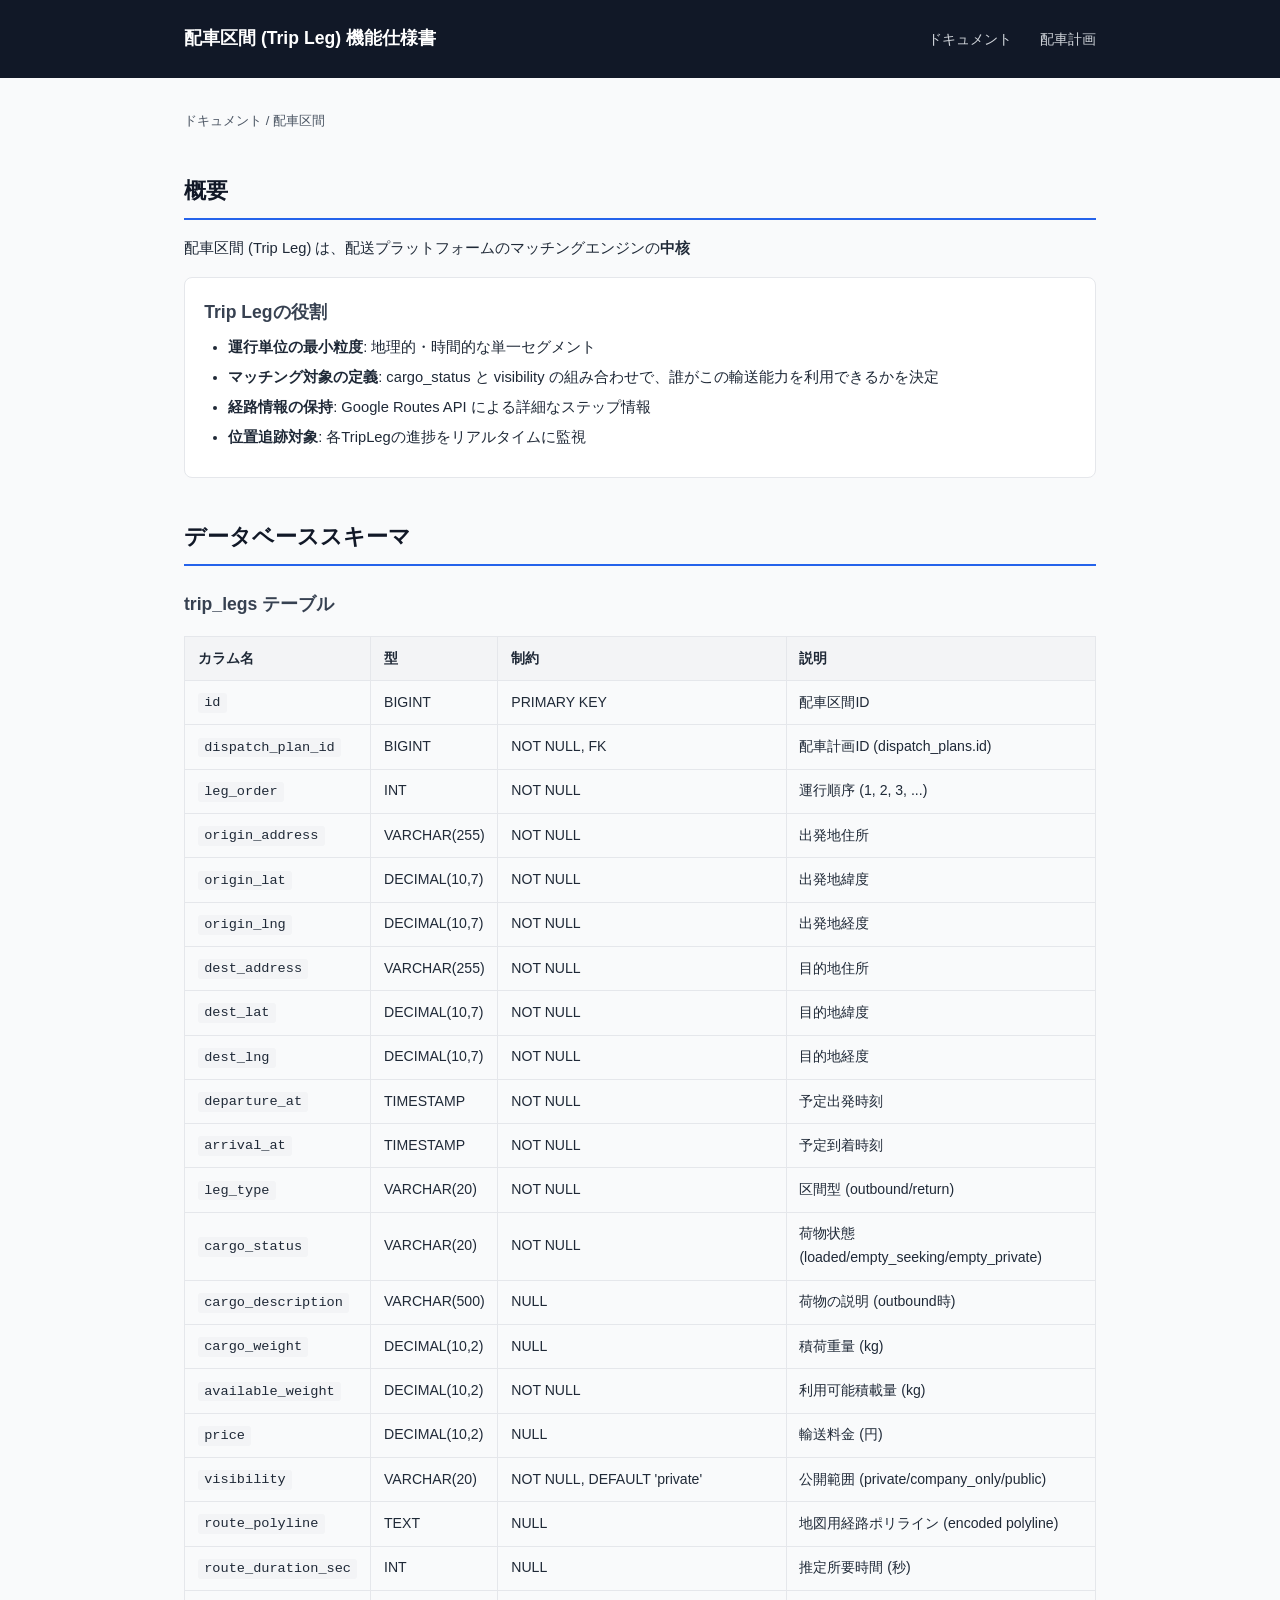
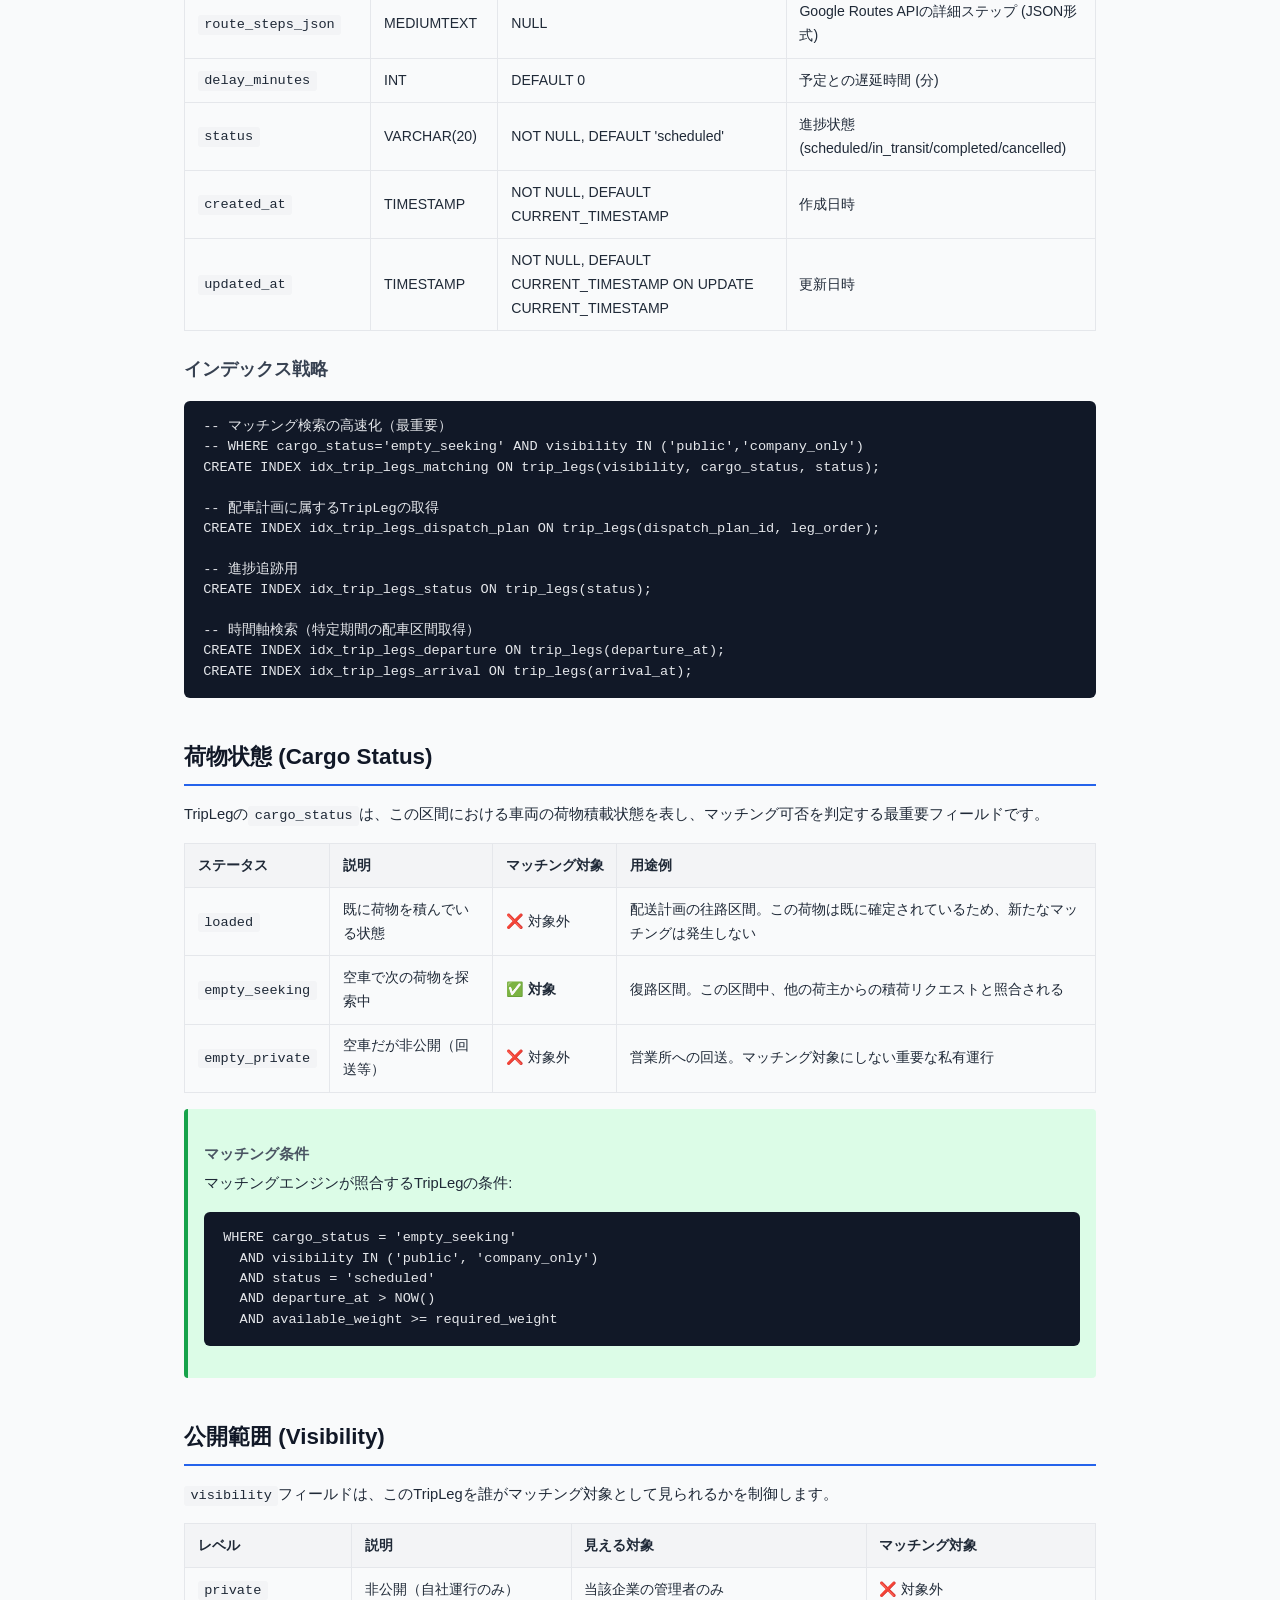
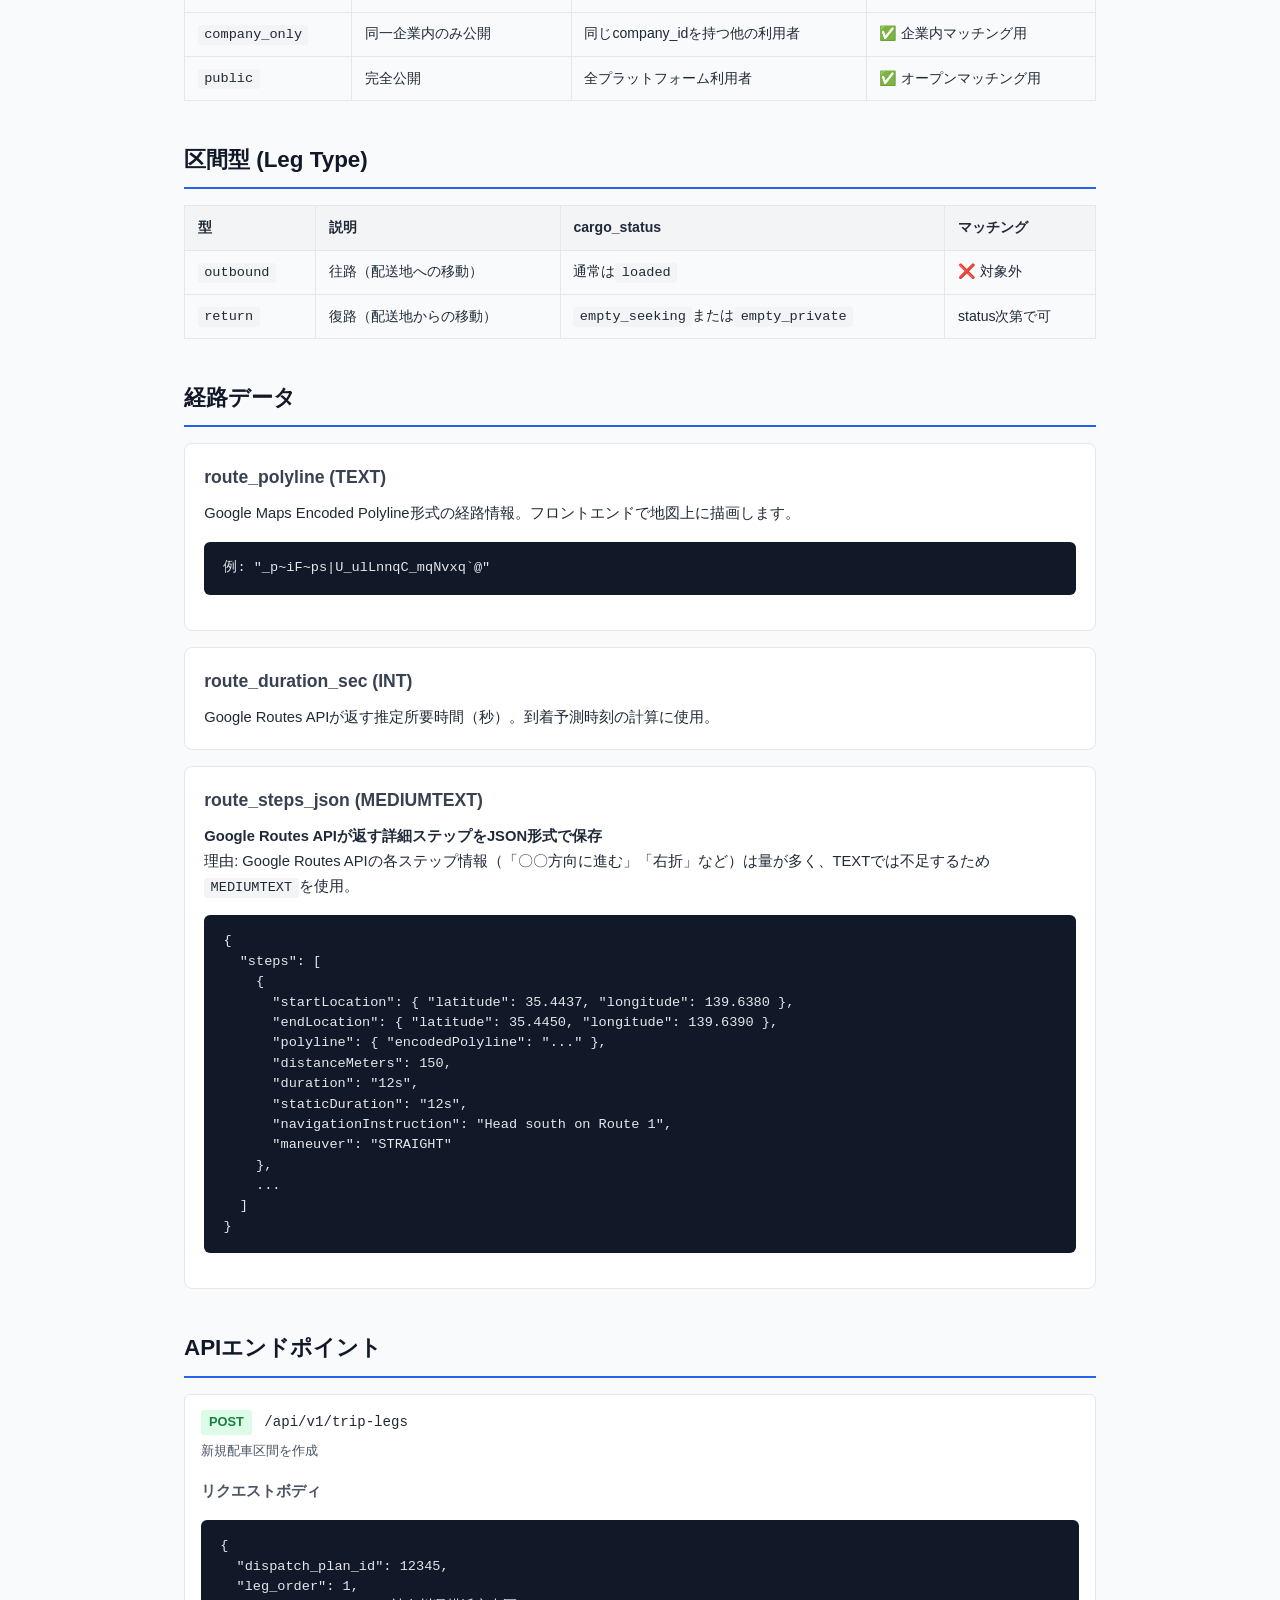
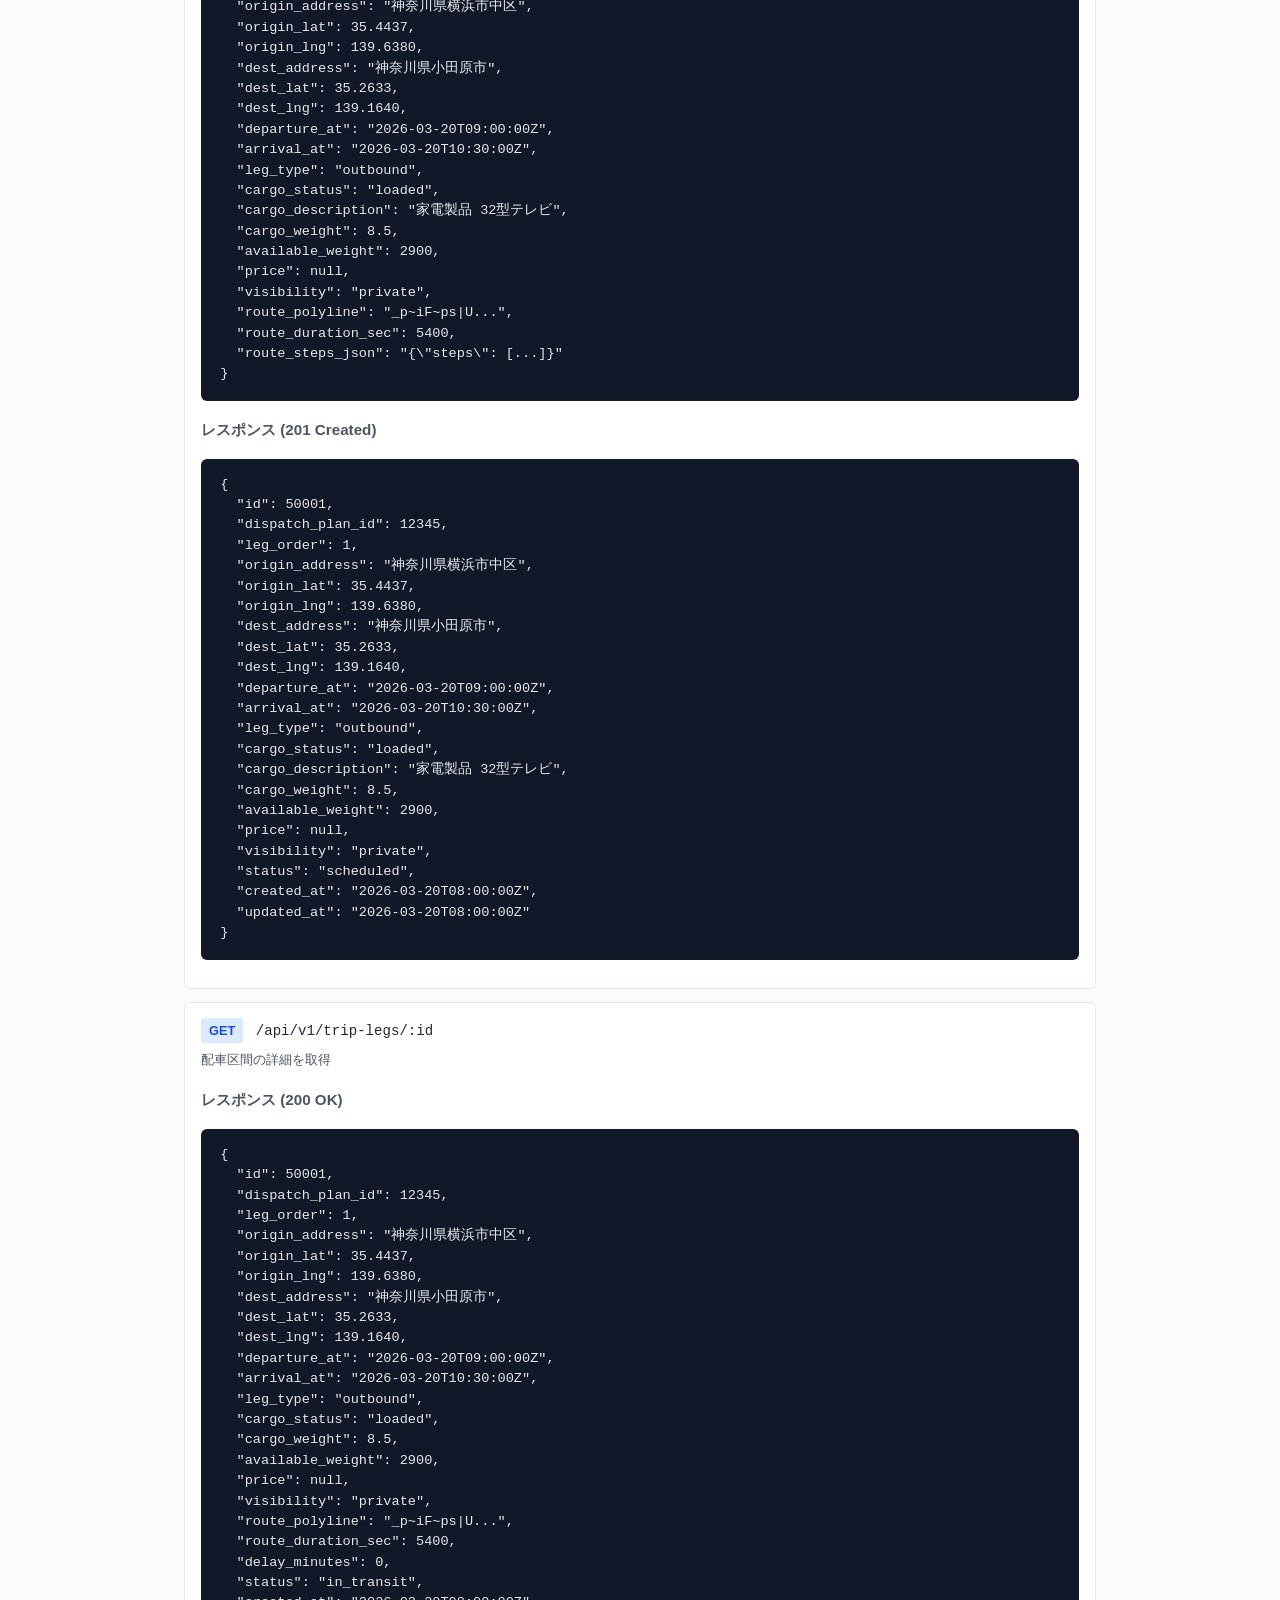
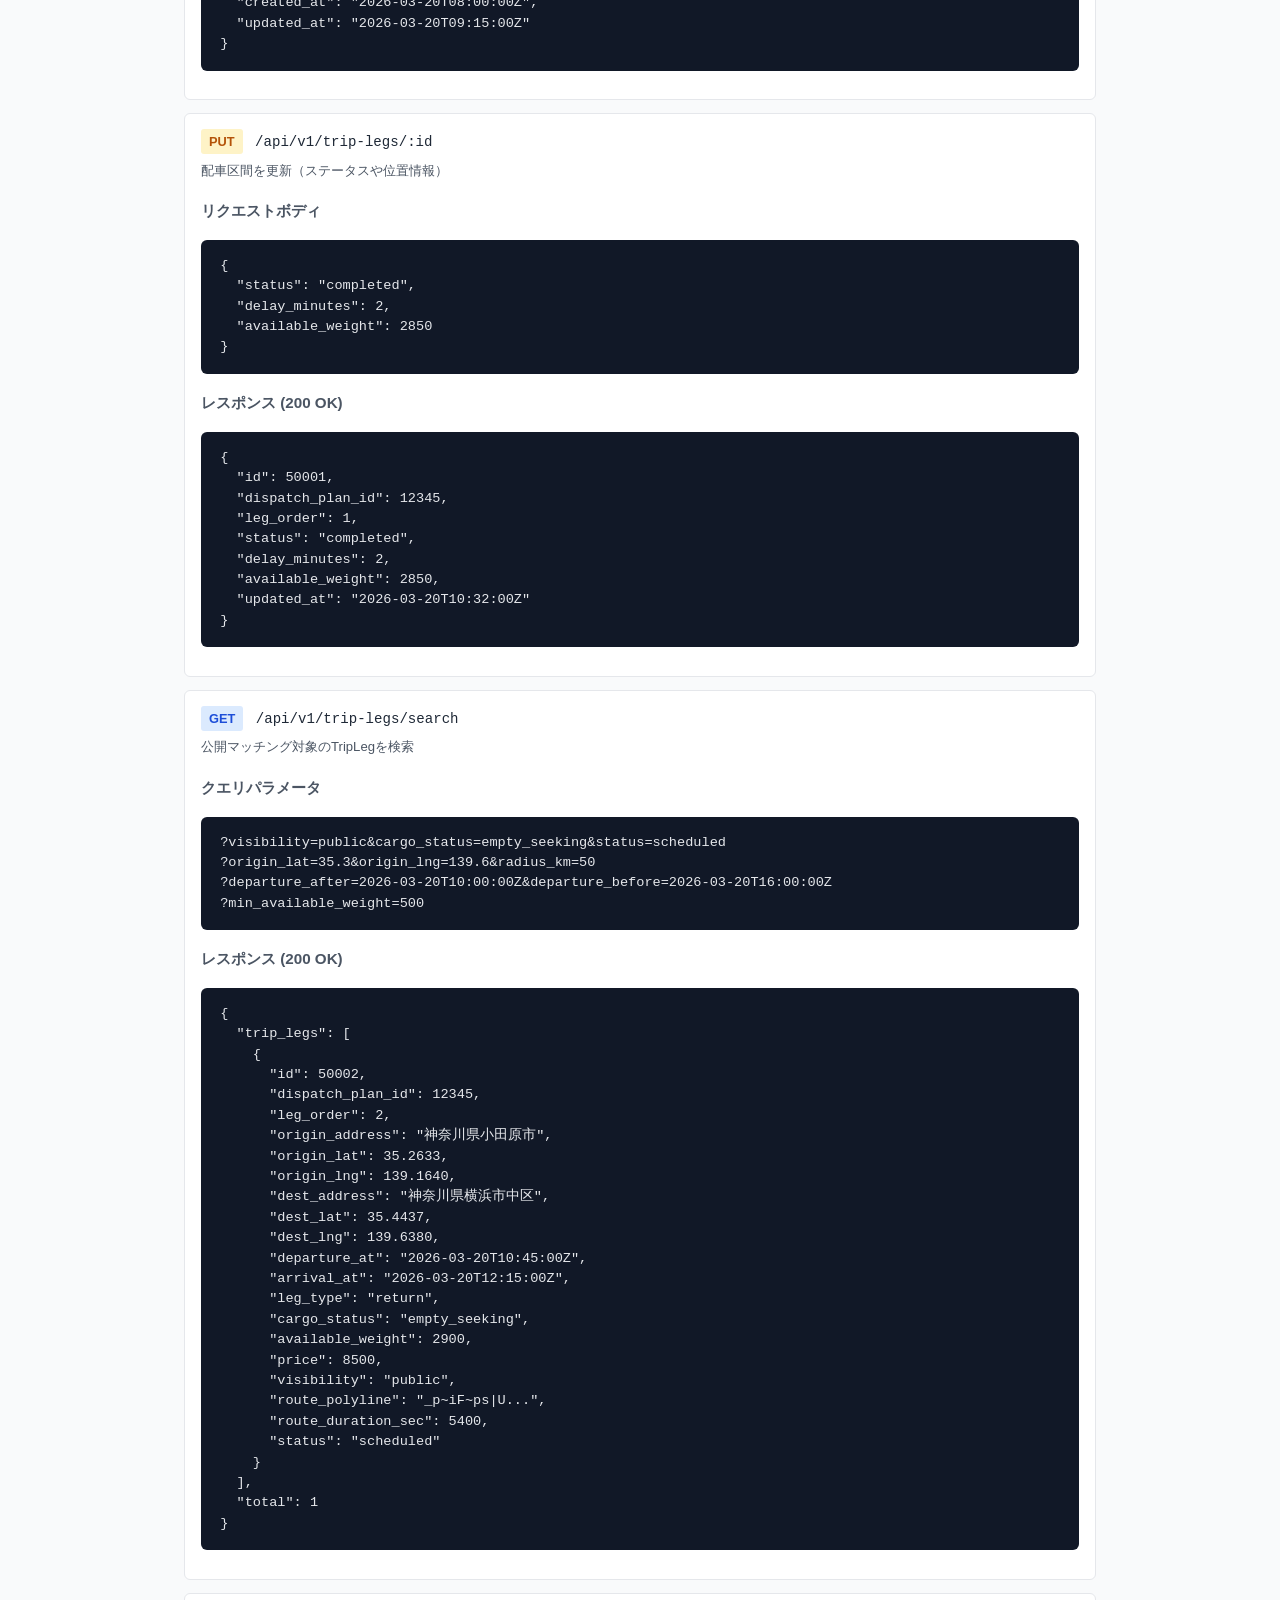
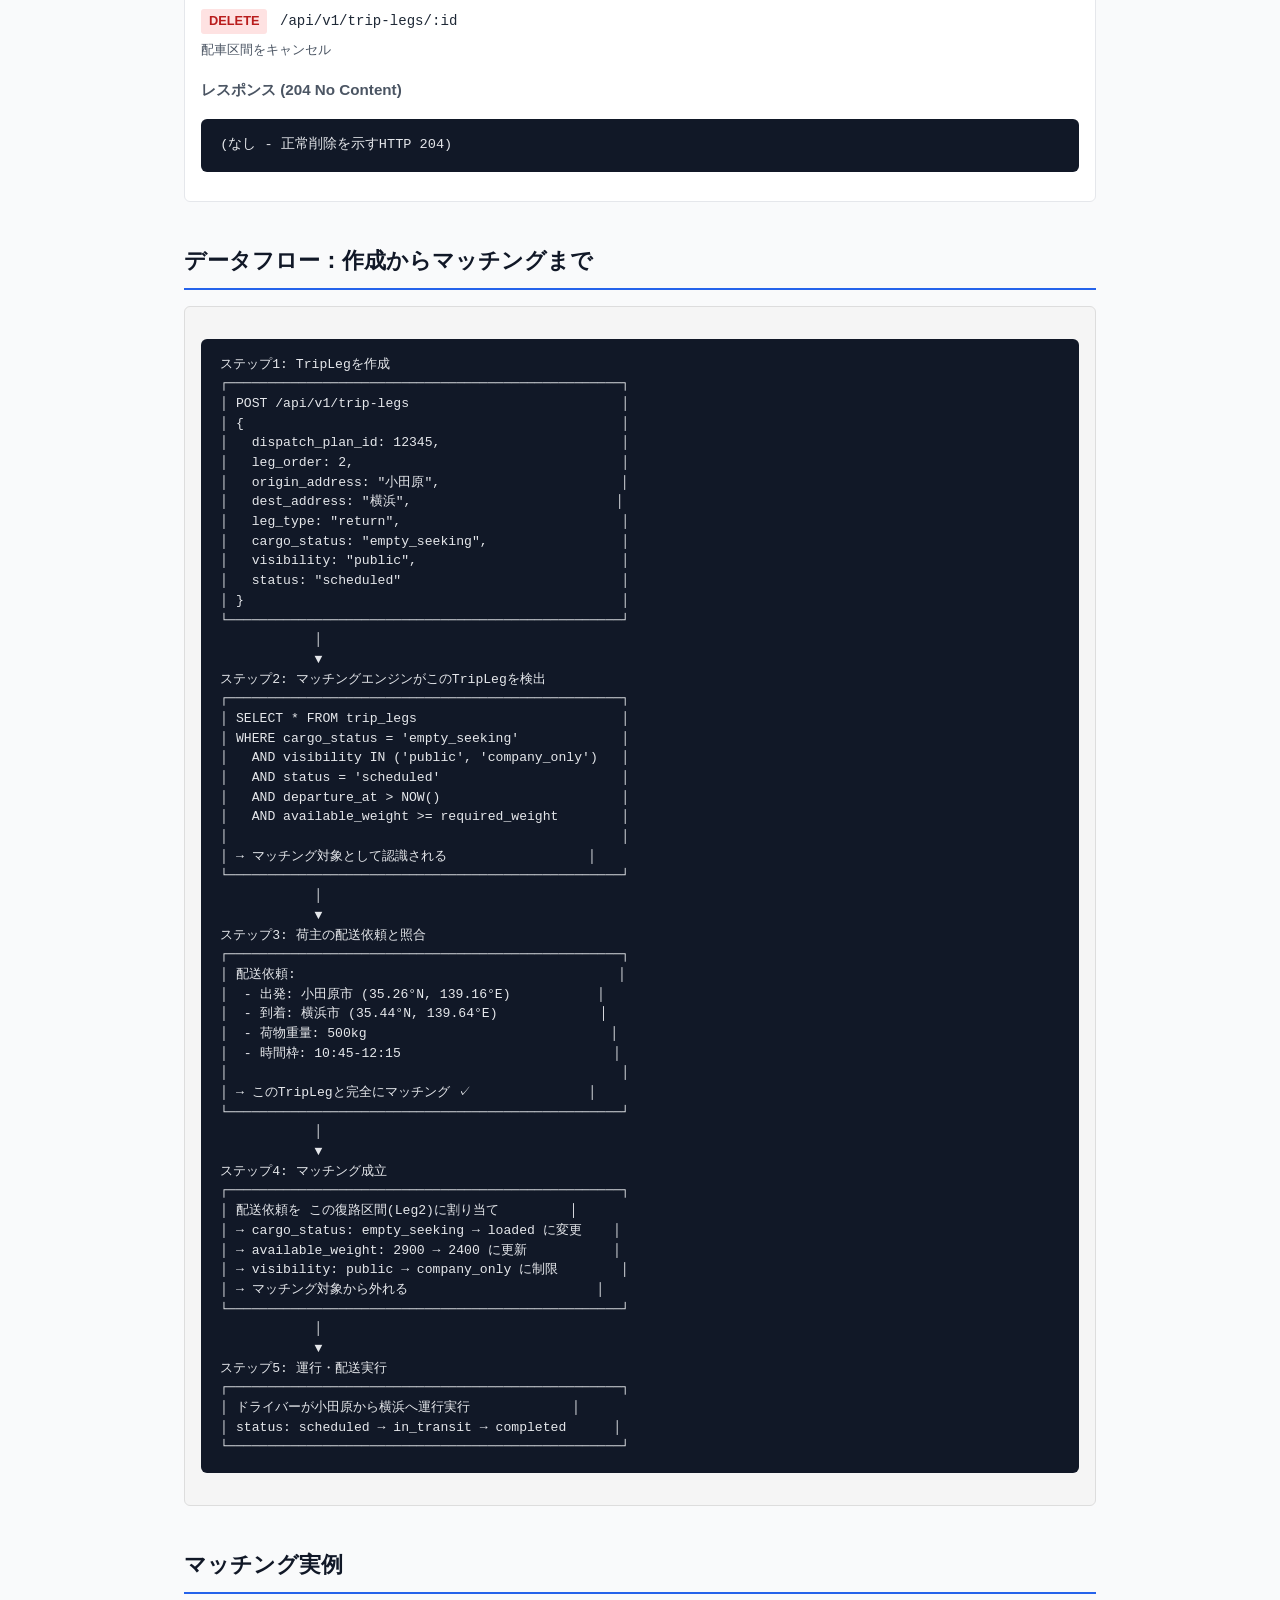
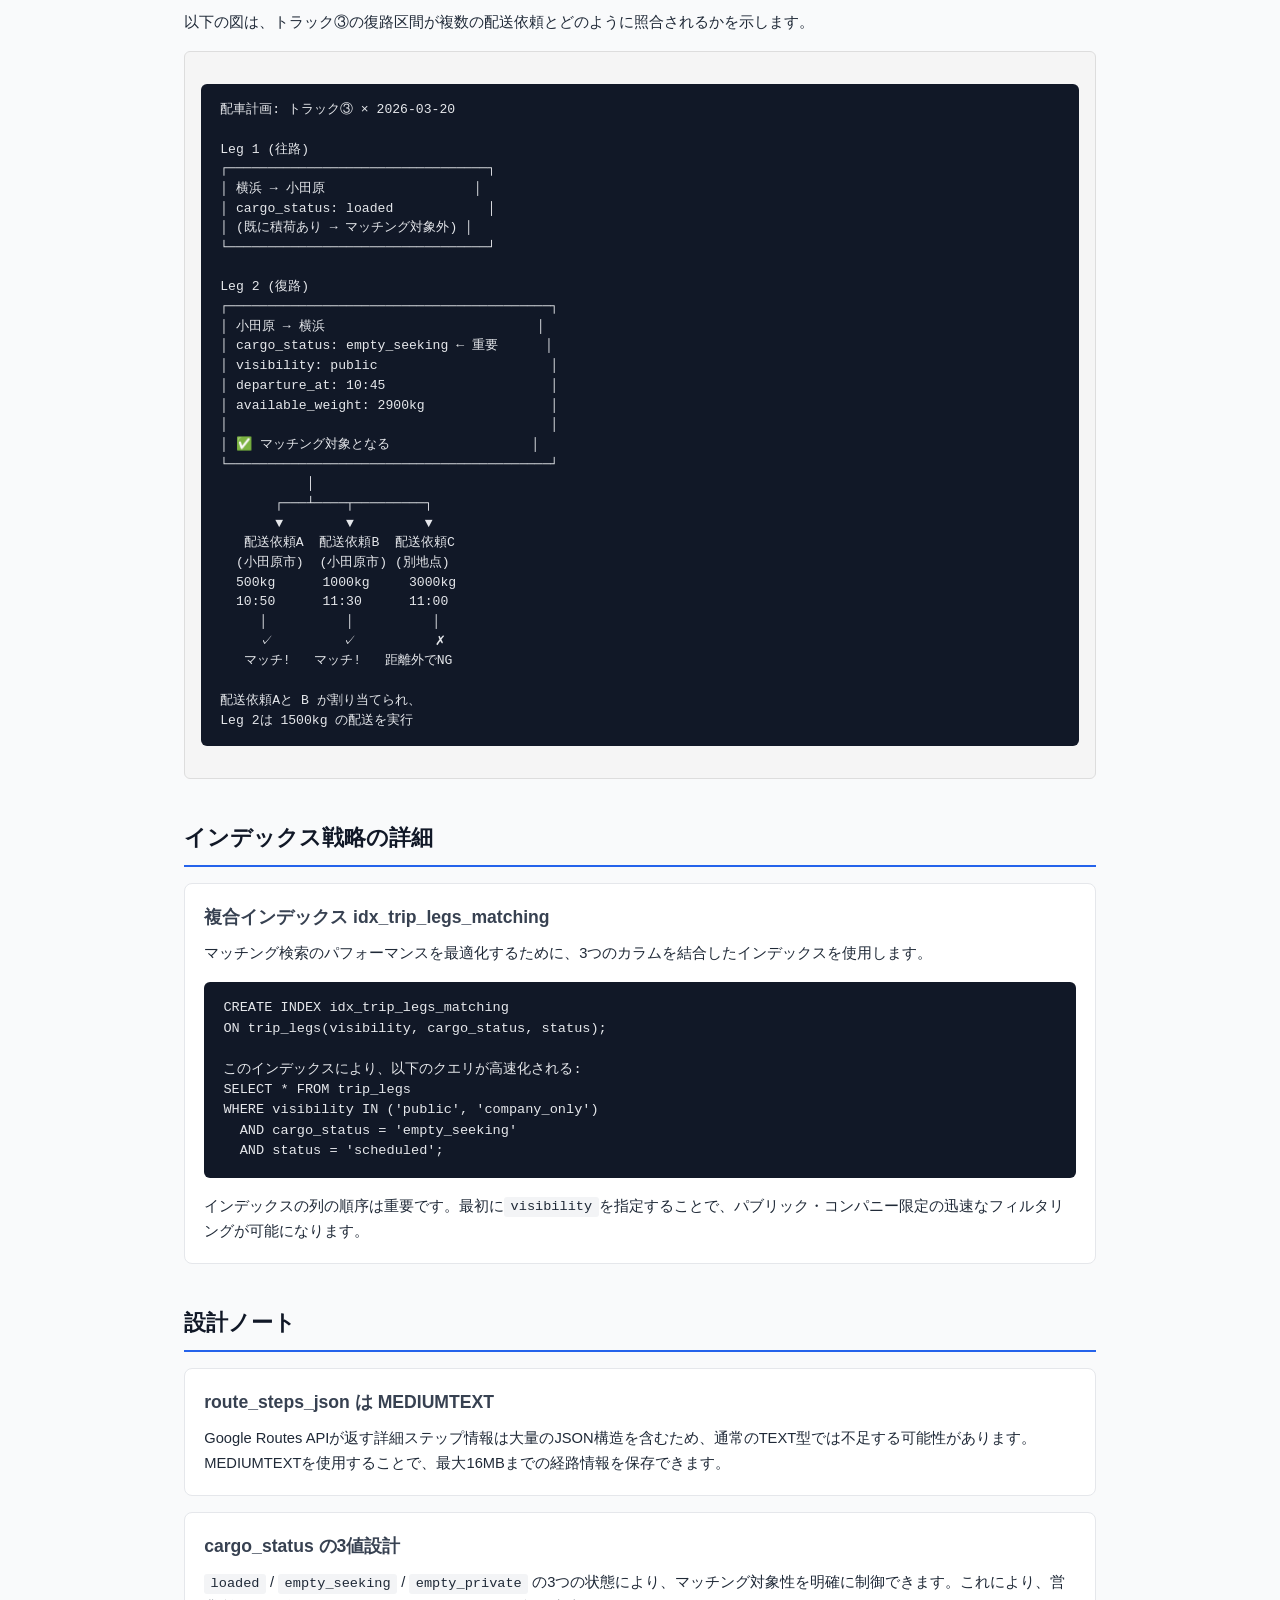
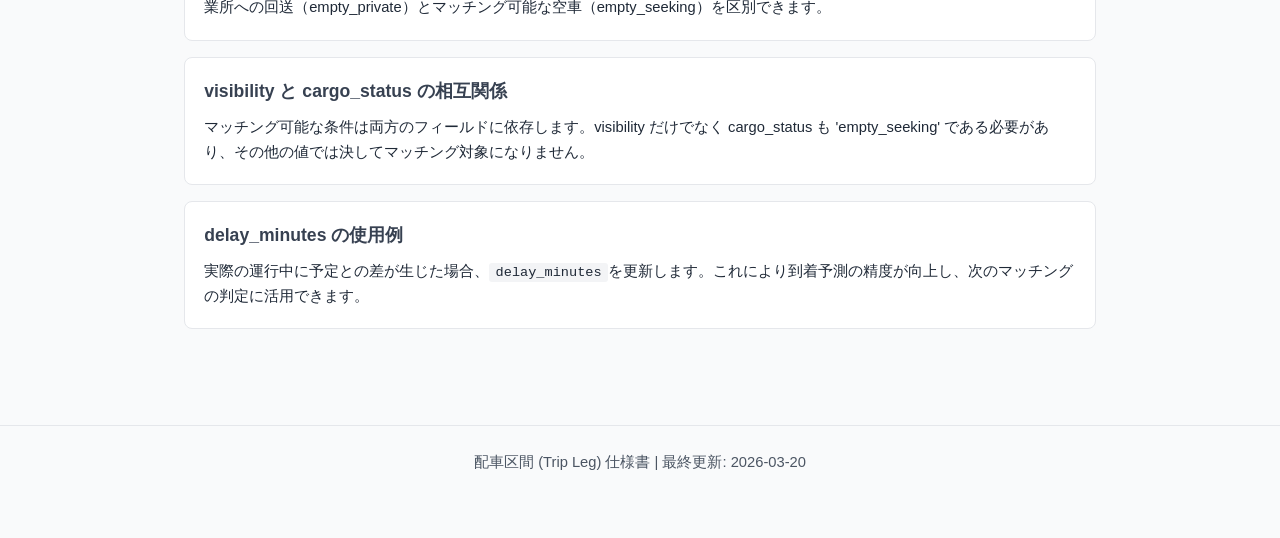
<file: docs/specs/trip-leg.html>
<!DOCTYPE html>
<html lang="ja">
<head>
  <meta charset="UTF-8">
  <meta name="viewport" content="width=device-width, initial-scale=1.0">
  <title>配車区間 (Trip Leg) - 機能仕様</title>
  <link rel="stylesheet" href="style.css">
  <style>
    .ascii-container { background: #f5f5f5; border: 1px solid #ddd; padding: 1rem; border-radius: 6px; overflow-x: auto; margin: 1rem 0; }
    .matching-rule { background: var(--success-light); border-left: 4px solid var(--success); padding: 1rem; margin: 1rem 0; border-radius: 4px; }
  </style>
</head>
<body>
  <header>
    <div class="container">
      <h1>配車区間 (Trip Leg) 機能仕様書</h1>
      <nav>
        <a href="index.html">ドキュメント</a>
        <a href="dispatch-plan.html">配車計画</a>
      </nav>
    </div>
  </header>

  <div class="container">
    <!-- Breadcrumb -->
    <div class="breadcrumb">
      <a href="index.html">ドキュメント</a> / 配車区間
    </div>

    <!-- Overview -->
    <section>
      <h2>概要</h2>
      <p>配車区間 (Trip Leg) は、配送プラットフォームのマッチングエンジンの<strong>中核</strong です。1つの出発地から目的地への単一区間を表現し、マッチング対象となる「空車状態で次の荷物を探索中」の運送能力を定義します。</p>
      <div class="card">
        <h3>Trip Legの役割</h3>
        <ul>
          <li><strong>運行単位の最小粒度</strong>: 地理的・時間的な単一セグメント</li>
          <li><strong>マッチング対象の定義</strong>: cargo_status と visibility の組み合わせで、誰がこの輸送能力を利用できるかを決定</li>
          <li><strong>経路情報の保持</strong>: Google Routes API による詳細なステップ情報</li>
          <li><strong>位置追跡対象</strong>: 各TripLegの進捗をリアルタイムに監視</li>
        </ul>
      </div>
    </section>

    <!-- Database Schema -->
    <section>
      <h2>データベーススキーマ</h2>
      <h3>trip_legs テーブル</h3>
      <table>
        <thead>
          <tr>
            <th>カラム名</th>
            <th>型</th>
            <th>制約</th>
            <th>説明</th>
          </tr>
        </thead>
        <tbody>
          <tr>
            <td><code>id</code></td>
            <td>BIGINT</td>
            <td>PRIMARY KEY</td>
            <td>配車区間ID</td>
          </tr>
          <tr>
            <td><code>dispatch_plan_id</code></td>
            <td>BIGINT</td>
            <td>NOT NULL, FK</td>
            <td>配車計画ID (dispatch_plans.id)</td>
          </tr>
          <tr>
            <td><code>leg_order</code></td>
            <td>INT</td>
            <td>NOT NULL</td>
            <td>運行順序 (1, 2, 3, ...)</td>
          </tr>
          <tr>
            <td><code>origin_address</code></td>
            <td>VARCHAR(255)</td>
            <td>NOT NULL</td>
            <td>出発地住所</td>
          </tr>
          <tr>
            <td><code>origin_lat</code></td>
            <td>DECIMAL(10,7)</td>
            <td>NOT NULL</td>
            <td>出発地緯度</td>
          </tr>
          <tr>
            <td><code>origin_lng</code></td>
            <td>DECIMAL(10,7)</td>
            <td>NOT NULL</td>
            <td>出発地経度</td>
          </tr>
          <tr>
            <td><code>dest_address</code></td>
            <td>VARCHAR(255)</td>
            <td>NOT NULL</td>
            <td>目的地住所</td>
          </tr>
          <tr>
            <td><code>dest_lat</code></td>
            <td>DECIMAL(10,7)</td>
            <td>NOT NULL</td>
            <td>目的地緯度</td>
          </tr>
          <tr>
            <td><code>dest_lng</code></td>
            <td>DECIMAL(10,7)</td>
            <td>NOT NULL</td>
            <td>目的地経度</td>
          </tr>
          <tr>
            <td><code>departure_at</code></td>
            <td>TIMESTAMP</td>
            <td>NOT NULL</td>
            <td>予定出発時刻</td>
          </tr>
          <tr>
            <td><code>arrival_at</code></td>
            <td>TIMESTAMP</td>
            <td>NOT NULL</td>
            <td>予定到着時刻</td>
          </tr>
          <tr>
            <td><code>leg_type</code></td>
            <td>VARCHAR(20)</td>
            <td>NOT NULL</td>
            <td>区間型 (outbound/return)</td>
          </tr>
          <tr>
            <td><code>cargo_status</code></td>
            <td>VARCHAR(20)</td>
            <td>NOT NULL</td>
            <td>荷物状態 (loaded/empty_seeking/empty_private)</td>
          </tr>
          <tr>
            <td><code>cargo_description</code></td>
            <td>VARCHAR(500)</td>
            <td>NULL</td>
            <td>荷物の説明 (outbound時)</td>
          </tr>
          <tr>
            <td><code>cargo_weight</code></td>
            <td>DECIMAL(10,2)</td>
            <td>NULL</td>
            <td>積荷重量 (kg)</td>
          </tr>
          <tr>
            <td><code>available_weight</code></td>
            <td>DECIMAL(10,2)</td>
            <td>NOT NULL</td>
            <td>利用可能積載量 (kg)</td>
          </tr>
          <tr>
            <td><code>price</code></td>
            <td>DECIMAL(10,2)</td>
            <td>NULL</td>
            <td>輸送料金 (円)</td>
          </tr>
          <tr>
            <td><code>visibility</code></td>
            <td>VARCHAR(20)</td>
            <td>NOT NULL, DEFAULT 'private'</td>
            <td>公開範囲 (private/company_only/public)</td>
          </tr>
          <tr>
            <td><code>route_polyline</code></td>
            <td>TEXT</td>
            <td>NULL</td>
            <td>地図用経路ポリライン (encoded polyline)</td>
          </tr>
          <tr>
            <td><code>route_duration_sec</code></td>
            <td>INT</td>
            <td>NULL</td>
            <td>推定所要時間 (秒)</td>
          </tr>
          <tr>
            <td><code>route_steps_json</code></td>
            <td>MEDIUMTEXT</td>
            <td>NULL</td>
            <td>Google Routes APIの詳細ステップ (JSON形式)</td>
          </tr>
          <tr>
            <td><code>delay_minutes</code></td>
            <td>INT</td>
            <td>DEFAULT 0</td>
            <td>予定との遅延時間 (分)</td>
          </tr>
          <tr>
            <td><code>status</code></td>
            <td>VARCHAR(20)</td>
            <td>NOT NULL, DEFAULT 'scheduled'</td>
            <td>進捗状態 (scheduled/in_transit/completed/cancelled)</td>
          </tr>
          <tr>
            <td><code>created_at</code></td>
            <td>TIMESTAMP</td>
            <td>NOT NULL, DEFAULT CURRENT_TIMESTAMP</td>
            <td>作成日時</td>
          </tr>
          <tr>
            <td><code>updated_at</code></td>
            <td>TIMESTAMP</td>
            <td>NOT NULL, DEFAULT CURRENT_TIMESTAMP ON UPDATE CURRENT_TIMESTAMP</td>
            <td>更新日時</td>
          </tr>
        </tbody>
      </table>

      <h3>インデックス戦略</h3>
      <pre><code>-- マッチング検索の高速化（最重要）
-- WHERE cargo_status='empty_seeking' AND visibility IN ('public','company_only')
CREATE INDEX idx_trip_legs_matching ON trip_legs(visibility, cargo_status, status);

-- 配車計画に属するTripLegの取得
CREATE INDEX idx_trip_legs_dispatch_plan ON trip_legs(dispatch_plan_id, leg_order);

-- 進捗追跡用
CREATE INDEX idx_trip_legs_status ON trip_legs(status);

-- 時間軸検索（特定期間の配車区間取得）
CREATE INDEX idx_trip_legs_departure ON trip_legs(departure_at);
CREATE INDEX idx_trip_legs_arrival ON trip_legs(arrival_at);</code></pre>
    </section>

    <!-- Cargo Status Explanation -->
    <section>
      <h2>荷物状態 (Cargo Status)</h2>
      <p>TripLegの<code>cargo_status</code>は、この区間における車両の荷物積載状態を表し、マッチング可否を判定する最重要フィールドです。</p>
      <table>
        <thead>
          <tr>
            <th>ステータス</th>
            <th>説明</th>
            <th>マッチング対象</th>
            <th>用途例</th>
          </tr>
        </thead>
        <tbody>
          <tr>
            <td><code>loaded</code></td>
            <td>既に荷物を積んでいる状態</td>
            <td>❌ 対象外</td>
            <td>配送計画の往路区間。この荷物は既に確定されているため、新たなマッチングは発生しない</td>
          </tr>
          <tr>
            <td><code>empty_seeking</code></td>
            <td>空車で次の荷物を探索中</td>
            <td>✅ <strong>対象</strong></td>
            <td>復路区間。この区間中、他の荷主からの積荷リクエストと照合される</td>
          </tr>
          <tr>
            <td><code>empty_private</code></td>
            <td>空車だが非公開（回送等）</td>
            <td>❌ 対象外</td>
            <td>営業所への回送。マッチング対象にしない重要な私有運行</td>
          </tr>
        </tbody>
      </table>
      <div class="matching-rule">
        <h4>マッチング条件</h4>
        <p>マッチングエンジンが照合するTripLegの条件:</p>
        <pre><code>WHERE cargo_status = 'empty_seeking'
  AND visibility IN ('public', 'company_only')
  AND status = 'scheduled'
  AND departure_at > NOW()
  AND available_weight >= required_weight</code></pre>
      </div>
    </section>

    <!-- Visibility Explanation -->
    <section>
      <h2>公開範囲 (Visibility)</h2>
      <p><code>visibility</code>フィールドは、このTripLegを誰がマッチング対象として見られるかを制御します。</p>
      <table>
        <thead>
          <tr>
            <th>レベル</th>
            <th>説明</th>
            <th>見える対象</th>
            <th>マッチング対象</th>
          </tr>
        </thead>
        <tbody>
          <tr>
            <td><code>private</code></td>
            <td>非公開（自社運行のみ）</td>
            <td>当該企業の管理者のみ</td>
            <td>❌ 対象外</td>
          </tr>
          <tr>
            <td><code>company_only</code></td>
            <td>同一企業内のみ公開</td>
            <td>同じcompany_idを持つ他の利用者</td>
            <td>✅ 企業内マッチング用</td>
          </tr>
          <tr>
            <td><code>public</code></td>
            <td>完全公開</td>
            <td>全プラットフォーム利用者</td>
            <td>✅ オープンマッチング用</td>
          </tr>
        </tbody>
      </table>
    </section>

    <!-- Leg Type -->
    <section>
      <h2>区間型 (Leg Type)</h2>
      <table>
        <thead>
          <tr>
            <th>型</th>
            <th>説明</th>
            <th>cargo_status</th>
            <th>マッチング</th>
          </tr>
        </thead>
        <tbody>
          <tr>
            <td><code>outbound</code></td>
            <td>往路（配送地への移動）</td>
            <td>通常は<code>loaded</code></td>
            <td>❌ 対象外</td>
          </tr>
          <tr>
            <td><code>return</code></td>
            <td>復路（配送地からの移動）</td>
            <td><code>empty_seeking</code>または<code>empty_private</code></td>
            <td>status次第で可</td>
          </tr>
        </tbody>
      </table>
    </section>

    <!-- Route Data -->
    <section>
      <h2>経路データ</h2>
      <div class="card">
        <h3>route_polyline (TEXT)</h3>
        <p>Google Maps Encoded Polyline形式の経路情報。フロントエンドで地図上に描画します。</p>
        <pre><code>例: "_p~iF~ps|U_ulLnnqC_mqNvxq`@"</code></pre>
      </div>
      <div class="card">
        <h3>route_duration_sec (INT)</h3>
        <p>Google Routes APIが返す推定所要時間（秒）。到着予測時刻の計算に使用。</p>
      </div>
      <div class="card">
        <h3>route_steps_json (MEDIUMTEXT)</h3>
        <p><strong>Google Routes APIが返す詳細ステップをJSON形式で保存</strong></p>
        <p>理由: Google Routes APIの各ステップ情報（「〇〇方向に進む」「右折」など）は量が多く、TEXTでは不足するため<code>MEDIUMTEXT</code>を使用。</p>
        <pre><code>{
  "steps": [
    {
      "startLocation": { "latitude": 35.4437, "longitude": 139.6380 },
      "endLocation": { "latitude": 35.4450, "longitude": 139.6390 },
      "polyline": { "encodedPolyline": "..." },
      "distanceMeters": 150,
      "duration": "12s",
      "staticDuration": "12s",
      "navigationInstruction": "Head south on Route 1",
      "maneuver": "STRAIGHT"
    },
    ...
  ]
}</code></pre>
      </div>
    </section>

    <!-- API Endpoints -->
    <section>
      <h2>APIエンドポイント</h2>

      <div class="endpoint">
        <span class="method method-post">POST</span>
        <span class="path">/api/v1/trip-legs</span>
        <div class="desc">新規配車区間を作成</div>
        <h4>リクエストボディ</h4>
        <pre><code>{
  "dispatch_plan_id": 12345,
  "leg_order": 1,
  "origin_address": "神奈川県横浜市中区",
  "origin_lat": 35.4437,
  "origin_lng": 139.6380,
  "dest_address": "神奈川県小田原市",
  "dest_lat": 35.2633,
  "dest_lng": 139.1640,
  "departure_at": "2026-03-20T09:00:00Z",
  "arrival_at": "2026-03-20T10:30:00Z",
  "leg_type": "outbound",
  "cargo_status": "loaded",
  "cargo_description": "家電製品 32型テレビ",
  "cargo_weight": 8.5,
  "available_weight": 2900,
  "price": null,
  "visibility": "private",
  "route_polyline": "_p~iF~ps|U...",
  "route_duration_sec": 5400,
  "route_steps_json": "{\"steps\": [...]}"
}</code></pre>
        <h4>レスポンス (201 Created)</h4>
        <pre><code>{
  "id": 50001,
  "dispatch_plan_id": 12345,
  "leg_order": 1,
  "origin_address": "神奈川県横浜市中区",
  "origin_lat": 35.4437,
  "origin_lng": 139.6380,
  "dest_address": "神奈川県小田原市",
  "dest_lat": 35.2633,
  "dest_lng": 139.1640,
  "departure_at": "2026-03-20T09:00:00Z",
  "arrival_at": "2026-03-20T10:30:00Z",
  "leg_type": "outbound",
  "cargo_status": "loaded",
  "cargo_description": "家電製品 32型テレビ",
  "cargo_weight": 8.5,
  "available_weight": 2900,
  "price": null,
  "visibility": "private",
  "status": "scheduled",
  "created_at": "2026-03-20T08:00:00Z",
  "updated_at": "2026-03-20T08:00:00Z"
}</code></pre>
      </div>

      <div class="endpoint">
        <span class="method method-get">GET</span>
        <span class="path">/api/v1/trip-legs/:id</span>
        <div class="desc">配車区間の詳細を取得</div>
        <h4>レスポンス (200 OK)</h4>
        <pre><code>{
  "id": 50001,
  "dispatch_plan_id": 12345,
  "leg_order": 1,
  "origin_address": "神奈川県横浜市中区",
  "origin_lat": 35.4437,
  "origin_lng": 139.6380,
  "dest_address": "神奈川県小田原市",
  "dest_lat": 35.2633,
  "dest_lng": 139.1640,
  "departure_at": "2026-03-20T09:00:00Z",
  "arrival_at": "2026-03-20T10:30:00Z",
  "leg_type": "outbound",
  "cargo_status": "loaded",
  "cargo_weight": 8.5,
  "available_weight": 2900,
  "price": null,
  "visibility": "private",
  "route_polyline": "_p~iF~ps|U...",
  "route_duration_sec": 5400,
  "delay_minutes": 0,
  "status": "in_transit",
  "created_at": "2026-03-20T08:00:00Z",
  "updated_at": "2026-03-20T09:15:00Z"
}</code></pre>
      </div>

      <div class="endpoint">
        <span class="method method-put">PUT</span>
        <span class="path">/api/v1/trip-legs/:id</span>
        <div class="desc">配車区間を更新（ステータスや位置情報）</div>
        <h4>リクエストボディ</h4>
        <pre><code>{
  "status": "completed",
  "delay_minutes": 2,
  "available_weight": 2850
}</code></pre>
        <h4>レスポンス (200 OK)</h4>
        <pre><code>{
  "id": 50001,
  "dispatch_plan_id": 12345,
  "leg_order": 1,
  "status": "completed",
  "delay_minutes": 2,
  "available_weight": 2850,
  "updated_at": "2026-03-20T10:32:00Z"
}</code></pre>
      </div>

      <div class="endpoint">
        <span class="method method-get">GET</span>
        <span class="path">/api/v1/trip-legs/search</span>
        <div class="desc">公開マッチング対象のTripLegを検索</div>
        <h4>クエリパラメータ</h4>
        <pre><code>?visibility=public&cargo_status=empty_seeking&status=scheduled
?origin_lat=35.3&origin_lng=139.6&radius_km=50
?departure_after=2026-03-20T10:00:00Z&departure_before=2026-03-20T16:00:00Z
?min_available_weight=500</code></pre>
        <h4>レスポンス (200 OK)</h4>
        <pre><code>{
  "trip_legs": [
    {
      "id": 50002,
      "dispatch_plan_id": 12345,
      "leg_order": 2,
      "origin_address": "神奈川県小田原市",
      "origin_lat": 35.2633,
      "origin_lng": 139.1640,
      "dest_address": "神奈川県横浜市中区",
      "dest_lat": 35.4437,
      "dest_lng": 139.6380,
      "departure_at": "2026-03-20T10:45:00Z",
      "arrival_at": "2026-03-20T12:15:00Z",
      "leg_type": "return",
      "cargo_status": "empty_seeking",
      "available_weight": 2900,
      "price": 8500,
      "visibility": "public",
      "route_polyline": "_p~iF~ps|U...",
      "route_duration_sec": 5400,
      "status": "scheduled"
    }
  ],
  "total": 1
}</code></pre>
      </div>

      <div class="endpoint">
        <span class="method method-delete">DELETE</span>
        <span class="path">/api/v1/trip-legs/:id</span>
        <div class="desc">配車区間をキャンセル</div>
        <h4>レスポンス (204 No Content)</h4>
        <pre><code>(なし - 正常削除を示すHTTP 204)</code></pre>
      </div>
    </section>

    <!-- Data Flow: From Creation to Matching -->
    <section>
      <h2>データフロー：作成からマッチングまで</h2>
      <div class="ascii-container">
        <pre>ステップ1: TripLegを作成
┌──────────────────────────────────────────────────┐
│ POST /api/v1/trip-legs                           │
│ {                                                │
│   dispatch_plan_id: 12345,                       │
│   leg_order: 2,                                  │
│   origin_address: "小田原",                       │
│   dest_address: "横浜",                          │
│   leg_type: "return",                            │
│   cargo_status: "empty_seeking",                 │
│   visibility: "public",                          │
│   status: "scheduled"                            │
│ }                                                │
└──────────────────────────────────────────────────┘
            │
            ▼
ステップ2: マッチングエンジンがこのTripLegを検出
┌──────────────────────────────────────────────────┐
│ SELECT * FROM trip_legs                          │
│ WHERE cargo_status = 'empty_seeking'             │
│   AND visibility IN ('public', 'company_only')   │
│   AND status = 'scheduled'                       │
│   AND departure_at > NOW()                       │
│   AND available_weight >= required_weight        │
│                                                  │
│ → マッチング対象として認識される                  │
└──────────────────────────────────────────────────┘
            │
            ▼
ステップ3: 荷主の配送依頼と照合
┌──────────────────────────────────────────────────┐
│ 配送依頼:                                         │
│  - 出発: 小田原市 (35.26°N, 139.16°E)           │
│  - 到着: 横浜市 (35.44°N, 139.64°E)             │
│  - 荷物重量: 500kg                               │
│  - 時間枠: 10:45-12:15                           │
│                                                  │
│ → このTripLegと完全にマッチング ✓               │
└──────────────────────────────────────────────────┘
            │
            ▼
ステップ4: マッチング成立
┌──────────────────────────────────────────────────┐
│ 配送依頼を この復路区間(Leg2)に割り当て         │
│ → cargo_status: empty_seeking → loaded に変更    │
│ → available_weight: 2900 → 2400 に更新           │
│ → visibility: public → company_only に制限        │
│ → マッチング対象から外れる                        │
└──────────────────────────────────────────────────┘
            │
            ▼
ステップ5: 運行・配送実行
┌──────────────────────────────────────────────────┐
│ ドライバーが小田原から横浜へ運行実行             │
│ status: scheduled → in_transit → completed      │
└──────────────────────────────────────────────────┘</pre>
      </div>
    </section>

    <!-- Matching Example -->
    <section>
      <h2>マッチング実例</h2>
      <p>以下の図は、トラック③の復路区間が複数の配送依頼とどのように照合されるかを示します。</p>
      <div class="ascii-container">
        <pre>配車計画: トラック③ × 2026-03-20

Leg 1 (往路)
┌─────────────────────────────────┐
│ 横浜 → 小田原                   │
│ cargo_status: loaded            │
│ (既に積荷あり → マッチング対象外) │
└─────────────────────────────────┘

Leg 2 (復路)
┌─────────────────────────────────────────┐
│ 小田原 → 横浜                           │
│ cargo_status: empty_seeking ← 重要      │
│ visibility: public                      │
│ departure_at: 10:45                     │
│ available_weight: 2900kg                │
│                                         │
│ ✅ マッチング対象となる                  │
└─────────────────────────────────────────┘
           │
       ┌───┴────┬─────────┐
       ▼        ▼         ▼
   配送依頼A  配送依頼B  配送依頼C
  (小田原市)  (小田原市) (別地点)
  500kg      1000kg     3000kg
  10:50      11:30      11:00
     │          │          │
     ✓         ✓          ✗
   マッチ!   マッチ!   距離外でNG

配送依頼Aと B が割り当てられ、
Leg 2は 1500kg の配送を実行</pre>
      </div>
    </section>

    <!-- Indexing Strategy -->
    <section>
      <h2>インデックス戦略の詳細</h2>
      <div class="card">
        <h3>複合インデックス idx_trip_legs_matching</h3>
        <p>マッチング検索のパフォーマンスを最適化するために、3つのカラムを結合したインデックスを使用します。</p>
        <pre><code>CREATE INDEX idx_trip_legs_matching
ON trip_legs(visibility, cargo_status, status);

このインデックスにより、以下のクエリが高速化される:
SELECT * FROM trip_legs
WHERE visibility IN ('public', 'company_only')
  AND cargo_status = 'empty_seeking'
  AND status = 'scheduled';</code></pre>
        <p>インデックスの列の順序は重要です。最初に<code>visibility</code>を指定することで、パブリック・コンパニー限定の迅速なフィルタリングが可能になります。</p>
      </div>
    </section>

    <!-- Design Notes -->
    <section>
      <h2>設計ノート</h2>
      <div class="card">
        <h3>route_steps_json は MEDIUMTEXT</h3>
        <p>Google Routes APIが返す詳細ステップ情報は大量のJSON構造を含むため、通常のTEXT型では不足する可能性があります。MEDIUMTEXTを使用することで、最大16MBまでの経路情報を保存できます。</p>
      </div>
      <div class="card">
        <h3>cargo_status の3値設計</h3>
        <p><code>loaded</code> / <code>empty_seeking</code> / <code>empty_private</code> の3つの状態により、マッチング対象性を明確に制御できます。これにより、営業所への回送（empty_private）とマッチング可能な空車（empty_seeking）を区別できます。</p>
      </div>
      <div class="card">
        <h3>visibility と cargo_status の相互関係</h3>
        <p>マッチング可能な条件は両方のフィールドに依存します。visibility だけでなく cargo_status も 'empty_seeking' である必要があり、その他の値では決してマッチング対象になりません。</p>
      </div>
      <div class="card">
        <h3>delay_minutes の使用例</h3>
        <p>実際の運行中に予定との差が生じた場合、<code>delay_minutes</code>を更新します。これにより到着予測の精度が向上し、次のマッチングの判定に活用できます。</p>
      </div>
    </section>
  </div>

  <footer>
    <p>配車区間 (Trip Leg) 仕様書 | 最終更新: 2026-03-20</p>
  </footer>
</body>
</html>
</file>
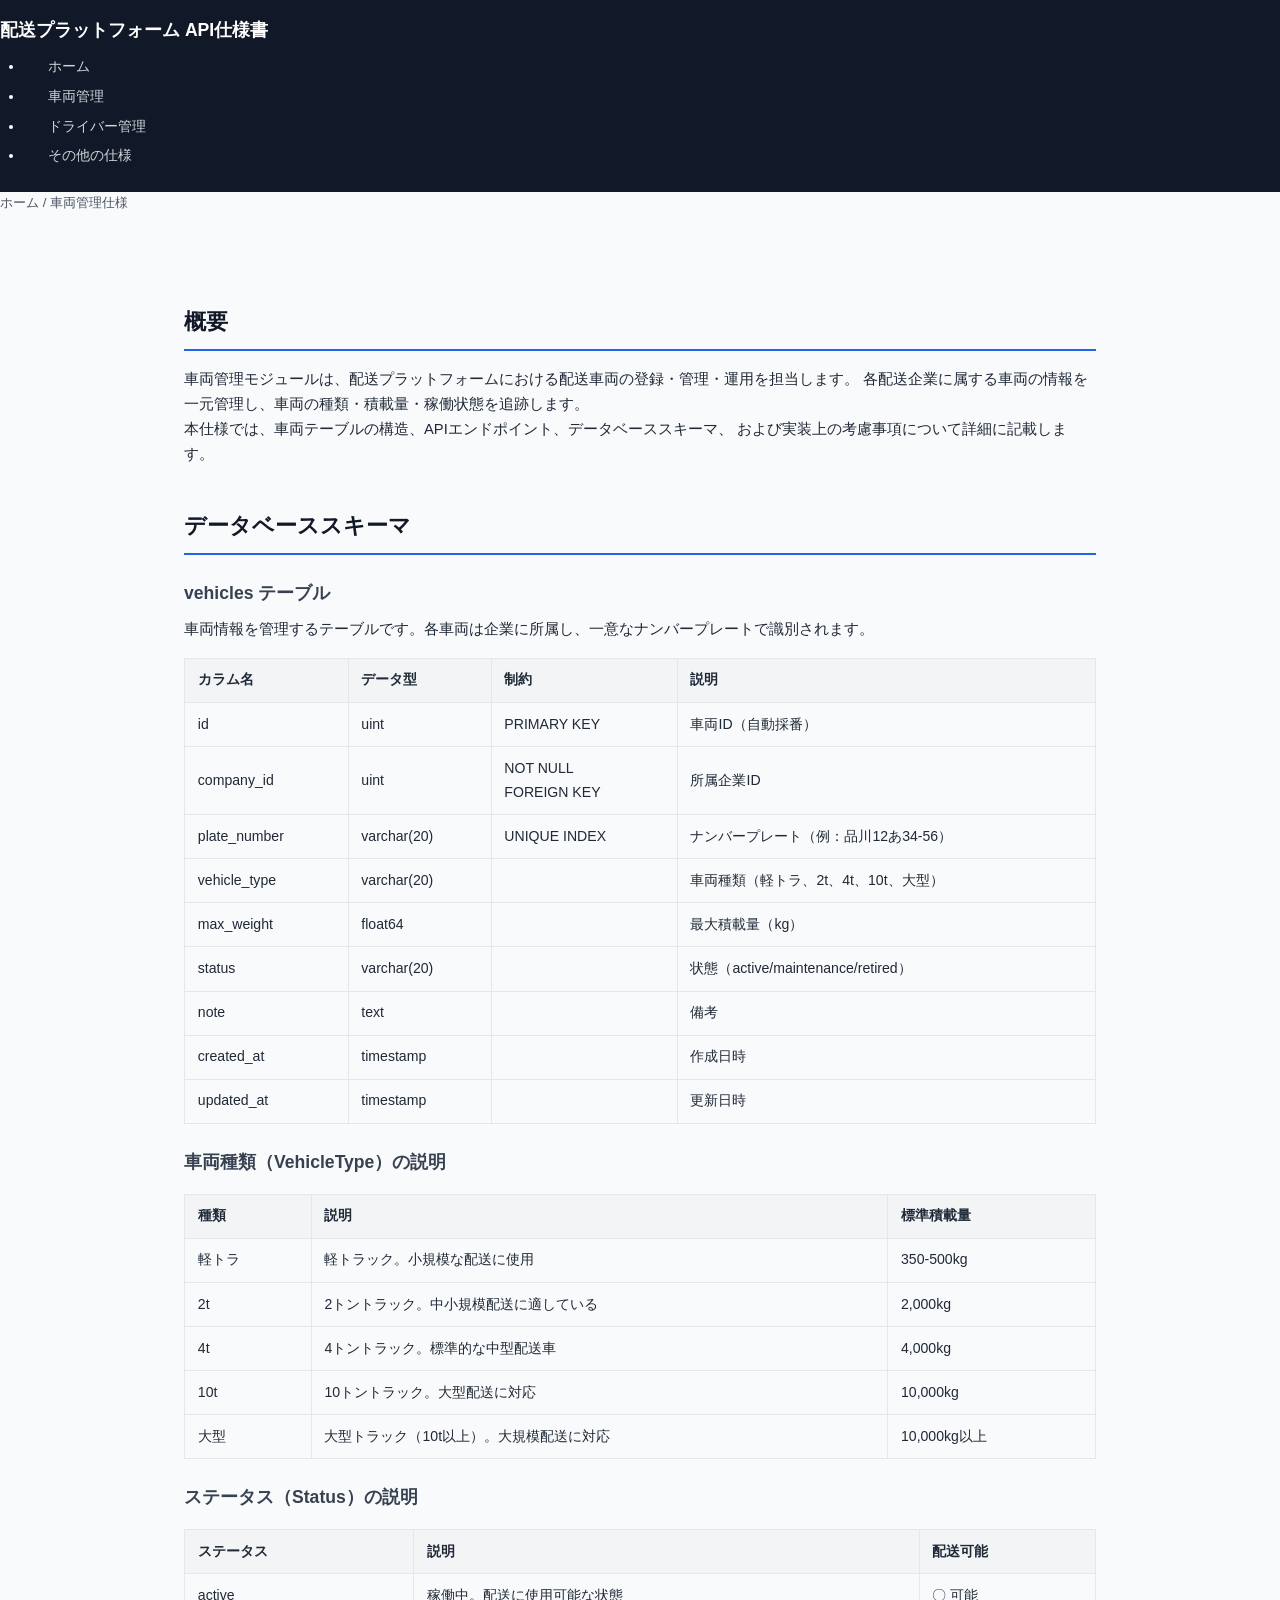
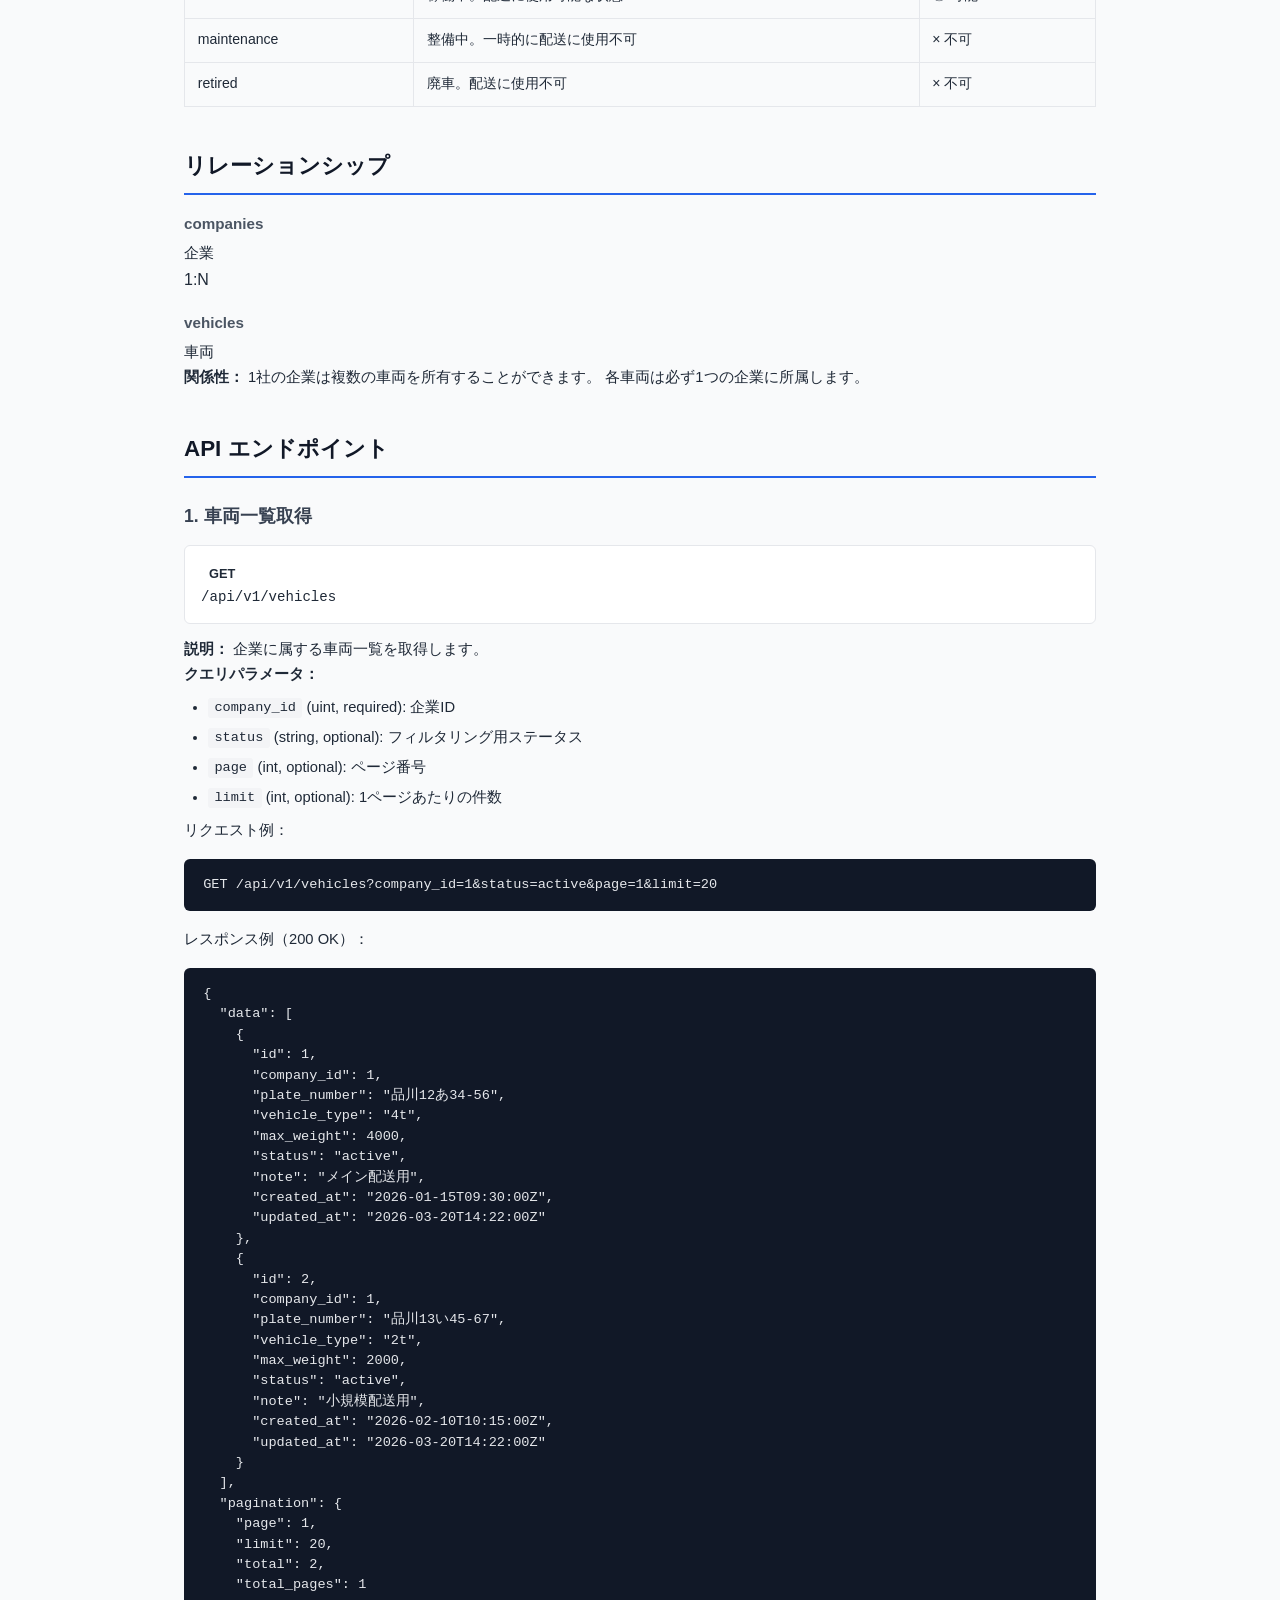
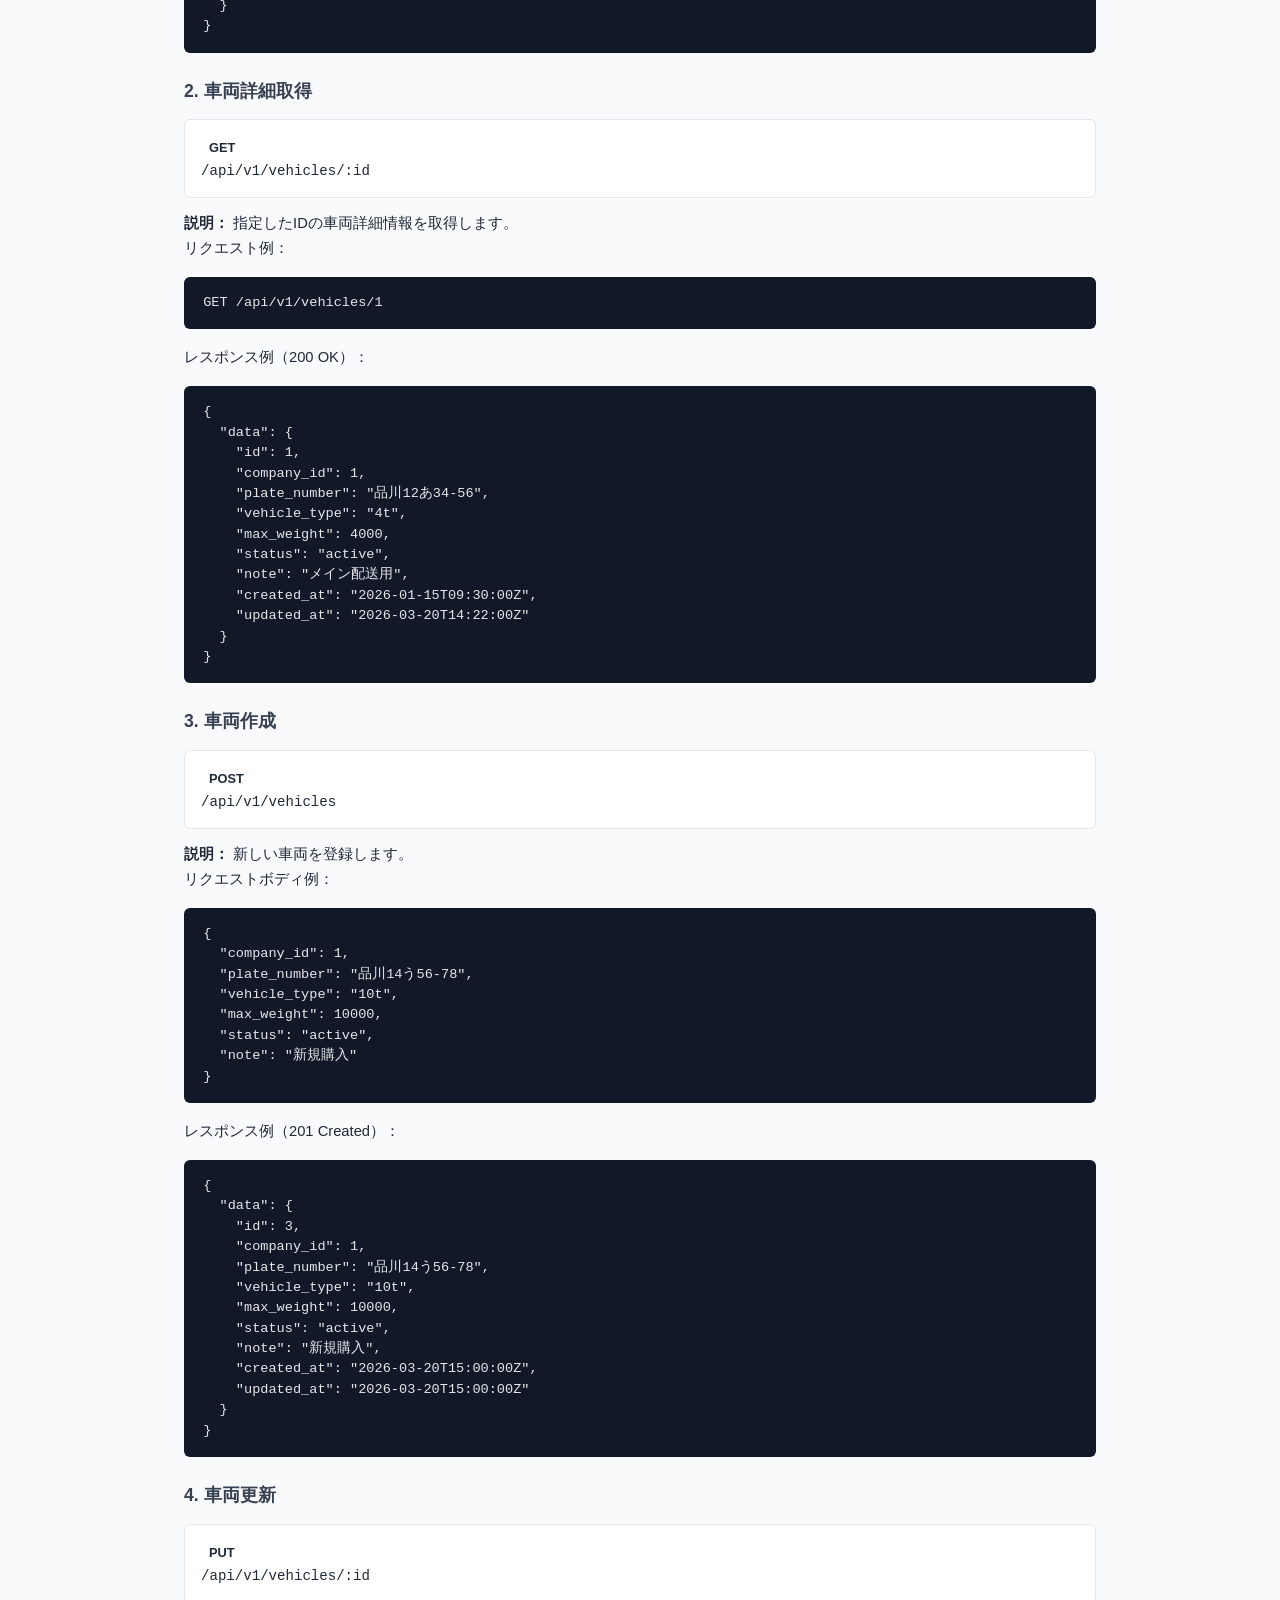
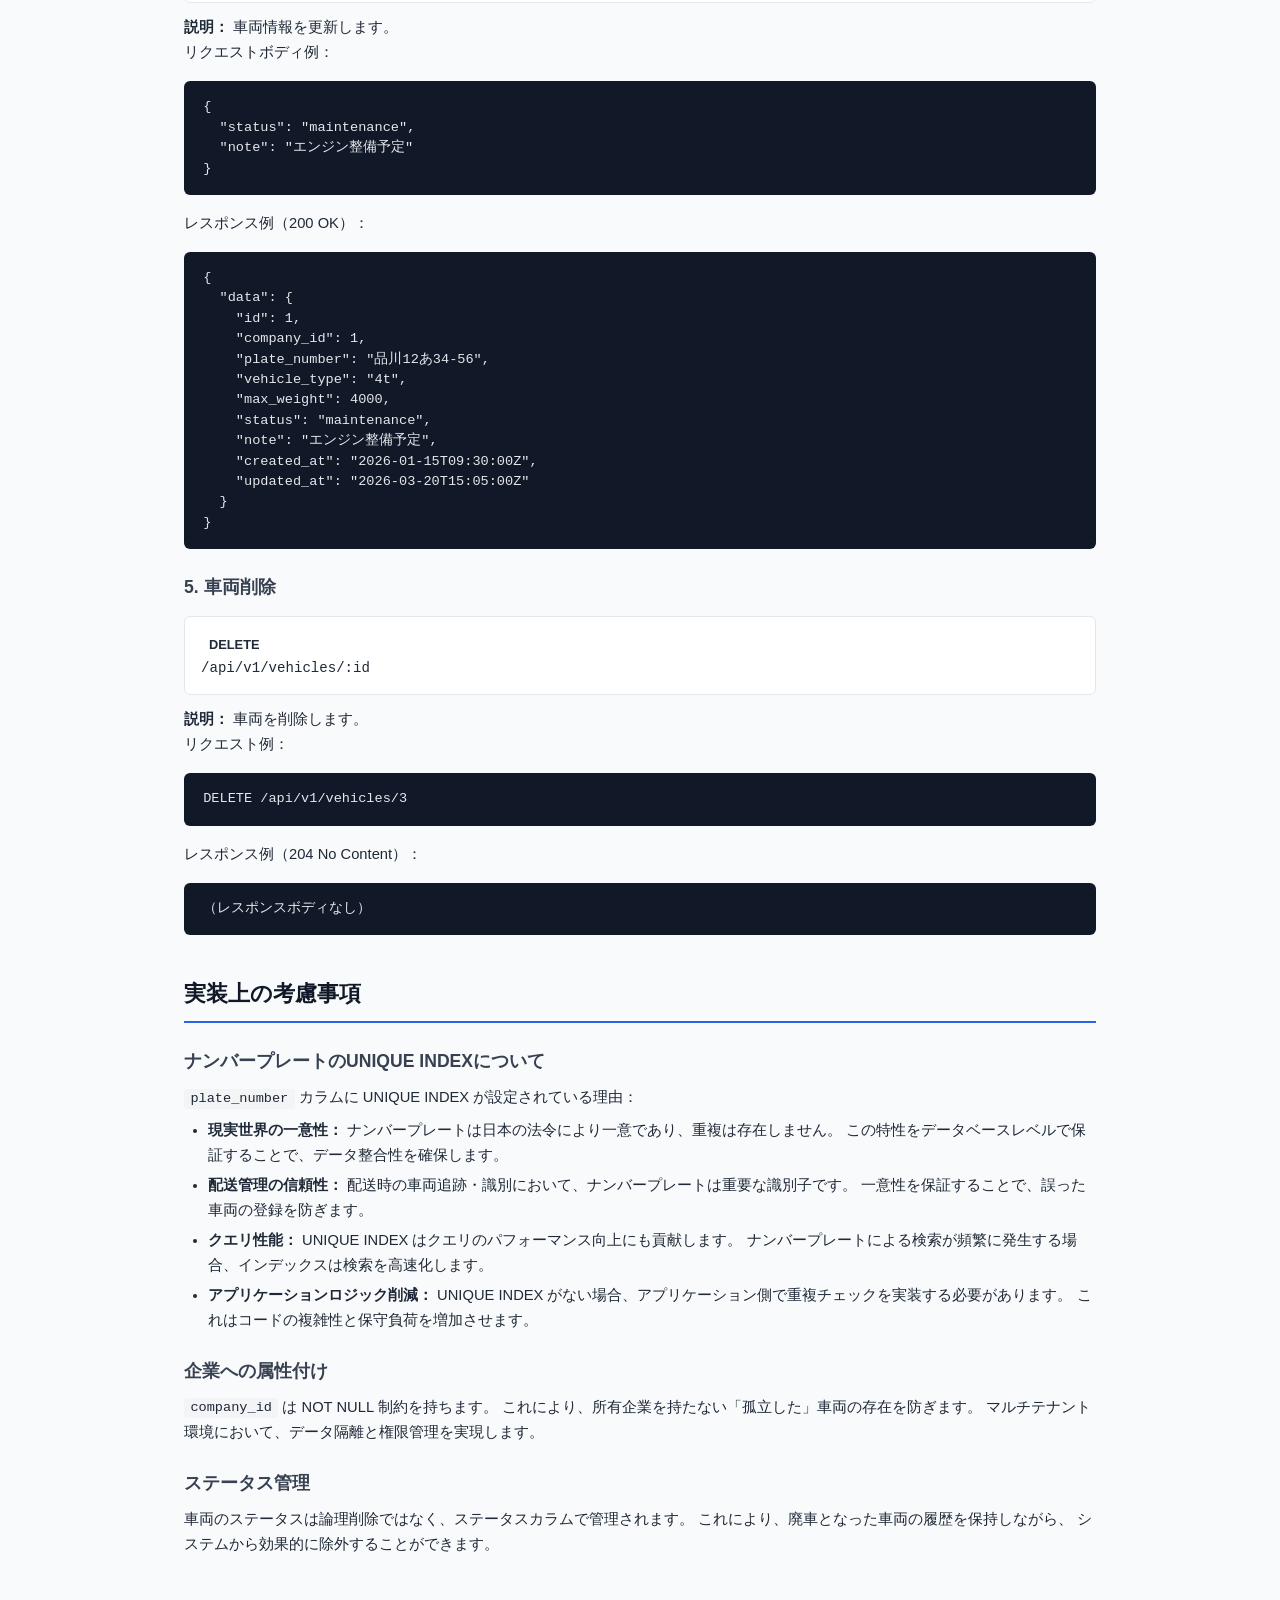
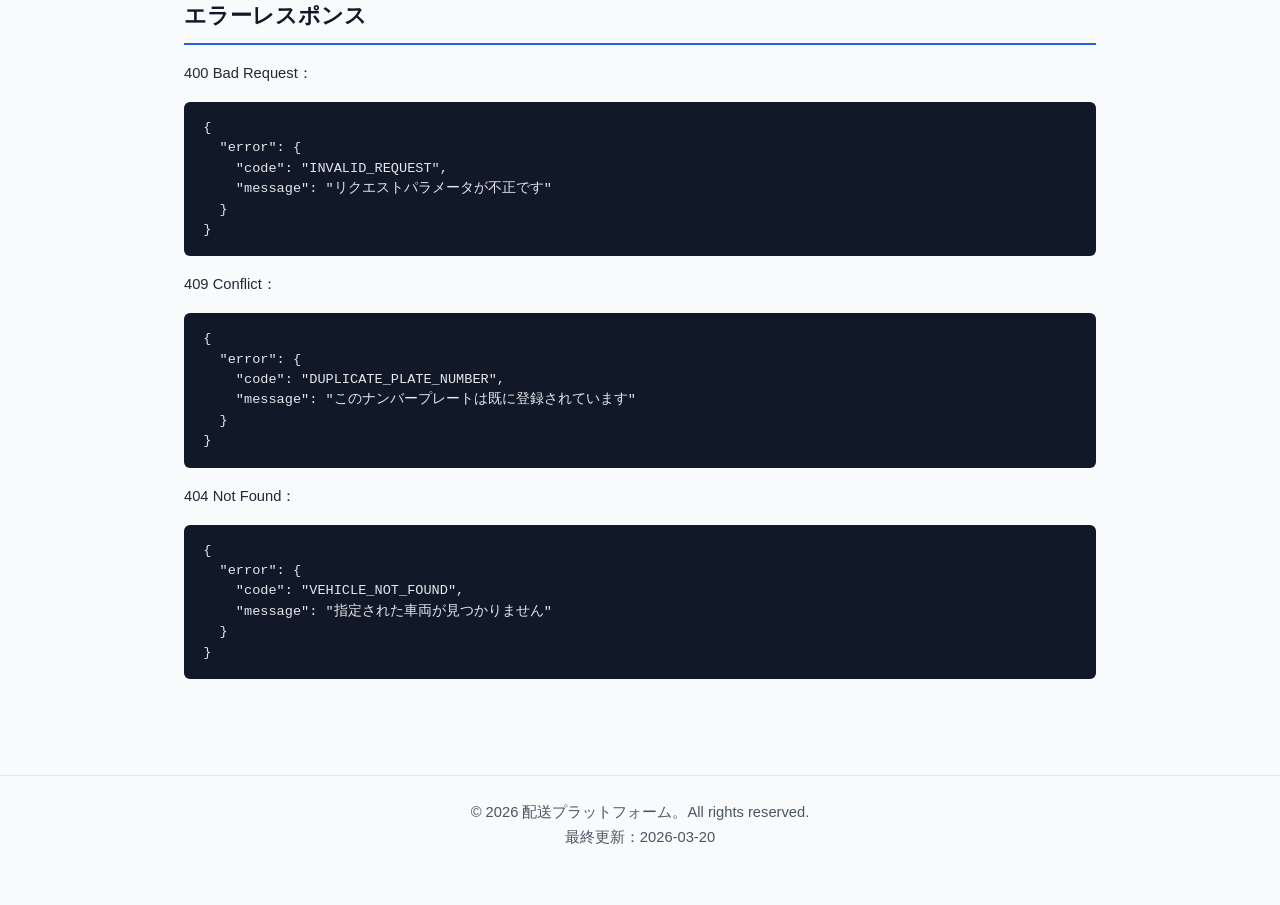
<file: docs/specs/vehicle.html>
<!DOCTYPE html>
<html lang="ja">
<head>
    <meta charset="UTF-8">
    <meta name="viewport" content="width=device-width, initial-scale=1.0">
    <title>配送プラットフォーム - 車両管理仕様</title>
    <link rel="stylesheet" href="style.css">
</head>
<body>
    <!-- ヘッダー -->
    <header class="header">
        <div class="header-content">
            <h1>配送プラットフォーム API仕様書</h1>
            <nav class="nav">
                <ul>
                    <li><a href="index.html">ホーム</a></li>
                    <li><a href="vehicle.html" class="active">車両管理</a></li>
                    <li><a href="driver.html">ドライバー管理</a></li>
                    <li><a href="#">その他の仕様</a></li>
                </ul>
            </nav>
        </div>
    </header>

    <!-- ブレッドクラム -->
    <div class="breadcrumb">
        <a href="index.html">ホーム</a> / <span>車両管理仕様</span>
    </div>

    <!-- メインコンテンツ -->
    <main class="container">
        <!-- 概要 -->
        <section class="spec-section">
            <h2>概要</h2>
            <p>
                車両管理モジュールは、配送プラットフォームにおける配送車両の登録・管理・運用を担当します。
                各配送企業に属する車両の情報を一元管理し、車両の種類・積載量・稼働状態を追跡します。
            </p>
            <p>
                本仕様では、車両テーブルの構造、APIエンドポイント、データベーススキーマ、
                および実装上の考慮事項について詳細に記載します。
            </p>
        </section>

        <!-- データベーススキーマ -->
        <section class="spec-section">
            <h2>データベーススキーマ</h2>

            <h3>vehicles テーブル</h3>
            <p>車両情報を管理するテーブルです。各車両は企業に所属し、一意なナンバープレートで識別されます。</p>

            <table class="schema-table">
                <thead>
                    <tr>
                        <th>カラム名</th>
                        <th>データ型</th>
                        <th>制約</th>
                        <th>説明</th>
                    </tr>
                </thead>
                <tbody>
                    <tr>
                        <td>id</td>
                        <td>uint</td>
                        <td>PRIMARY KEY</td>
                        <td>車両ID（自動採番）</td>
                    </tr>
                    <tr>
                        <td>company_id</td>
                        <td>uint</td>
                        <td>NOT NULL<br>FOREIGN KEY</td>
                        <td>所属企業ID</td>
                    </tr>
                    <tr>
                        <td>plate_number</td>
                        <td>varchar(20)</td>
                        <td>UNIQUE INDEX</td>
                        <td>ナンバープレート（例：品川12あ34-56）</td>
                    </tr>
                    <tr>
                        <td>vehicle_type</td>
                        <td>varchar(20)</td>
                        <td></td>
                        <td>車両種類（軽トラ、2t、4t、10t、大型）</td>
                    </tr>
                    <tr>
                        <td>max_weight</td>
                        <td>float64</td>
                        <td></td>
                        <td>最大積載量（kg）</td>
                    </tr>
                    <tr>
                        <td>status</td>
                        <td>varchar(20)</td>
                        <td></td>
                        <td>状態（active/maintenance/retired）</td>
                    </tr>
                    <tr>
                        <td>note</td>
                        <td>text</td>
                        <td></td>
                        <td>備考</td>
                    </tr>
                    <tr>
                        <td>created_at</td>
                        <td>timestamp</td>
                        <td></td>
                        <td>作成日時</td>
                    </tr>
                    <tr>
                        <td>updated_at</td>
                        <td>timestamp</td>
                        <td></td>
                        <td>更新日時</td>
                    </tr>
                </tbody>
            </table>

            <h3>車両種類（VehicleType）の説明</h3>
            <table class="schema-table">
                <thead>
                    <tr>
                        <th>種類</th>
                        <th>説明</th>
                        <th>標準積載量</th>
                    </tr>
                </thead>
                <tbody>
                    <tr>
                        <td>軽トラ</td>
                        <td>軽トラック。小規模な配送に使用</td>
                        <td>350-500kg</td>
                    </tr>
                    <tr>
                        <td>2t</td>
                        <td>2トントラック。中小規模配送に適している</td>
                        <td>2,000kg</td>
                    </tr>
                    <tr>
                        <td>4t</td>
                        <td>4トントラック。標準的な中型配送車</td>
                        <td>4,000kg</td>
                    </tr>
                    <tr>
                        <td>10t</td>
                        <td>10トントラック。大型配送に対応</td>
                        <td>10,000kg</td>
                    </tr>
                    <tr>
                        <td>大型</td>
                        <td>大型トラック（10t以上）。大規模配送に対応</td>
                        <td>10,000kg以上</td>
                    </tr>
                </tbody>
            </table>

            <h3>ステータス（Status）の説明</h3>
            <table class="schema-table">
                <thead>
                    <tr>
                        <th>ステータス</th>
                        <th>説明</th>
                        <th>配送可能</th>
                    </tr>
                </thead>
                <tbody>
                    <tr>
                        <td>active</td>
                        <td>稼働中。配送に使用可能な状態</td>
                        <td>〇 可能</td>
                    </tr>
                    <tr>
                        <td>maintenance</td>
                        <td>整備中。一時的に配送に使用不可</td>
                        <td>× 不可</td>
                    </tr>
                    <tr>
                        <td>retired</td>
                        <td>廃車。配送に使用不可</td>
                        <td>× 不可</td>
                    </tr>
                </tbody>
            </table>
        </section>

        <!-- リレーションシップ -->
        <section class="spec-section">
            <h2>リレーションシップ</h2>
            <div class="relationship-diagram">
                <div class="entity">
                    <h4>companies</h4>
                    <p>企業</p>
                </div>
                <div class="relationship-arrow">1:N</div>
                <div class="entity">
                    <h4>vehicles</h4>
                    <p>車両</p>
                </div>
            </div>
            <p>
                <strong>関係性：</strong> 1社の企業は複数の車両を所有することができます。
                各車両は必ず1つの企業に所属します。
            </p>
        </section>

        <!-- API エンドポイント -->
        <section class="spec-section">
            <h2>API エンドポイント</h2>

            <h3>1. 車両一覧取得</h3>
            <div class="endpoint">
                <div class="method get">GET</div>
                <div class="path">/api/v1/vehicles</div>
            </div>
            <p><strong>説明：</strong> 企業に属する車両一覧を取得します。</p>
            <p><strong>クエリパラメータ：</strong></p>
            <ul>
                <li><code>company_id</code> (uint, required): 企業ID</li>
                <li><code>status</code> (string, optional): フィルタリング用ステータス</li>
                <li><code>page</code> (int, optional): ページ番号</li>
                <li><code>limit</code> (int, optional): 1ページあたりの件数</li>
            </ul>

            <div class="code-block">
                <p class="code-label">リクエスト例：</p>
                <pre><code>GET /api/v1/vehicles?company_id=1&status=active&page=1&limit=20</code></pre>
            </div>

            <div class="code-block">
                <p class="code-label">レスポンス例（200 OK）：</p>
                <pre><code>{
  "data": [
    {
      "id": 1,
      "company_id": 1,
      "plate_number": "品川12あ34-56",
      "vehicle_type": "4t",
      "max_weight": 4000,
      "status": "active",
      "note": "メイン配送用",
      "created_at": "2026-01-15T09:30:00Z",
      "updated_at": "2026-03-20T14:22:00Z"
    },
    {
      "id": 2,
      "company_id": 1,
      "plate_number": "品川13い45-67",
      "vehicle_type": "2t",
      "max_weight": 2000,
      "status": "active",
      "note": "小規模配送用",
      "created_at": "2026-02-10T10:15:00Z",
      "updated_at": "2026-03-20T14:22:00Z"
    }
  ],
  "pagination": {
    "page": 1,
    "limit": 20,
    "total": 2,
    "total_pages": 1
  }
}</code></pre>
            </div>

            <h3>2. 車両詳細取得</h3>
            <div class="endpoint">
                <div class="method get">GET</div>
                <div class="path">/api/v1/vehicles/:id</div>
            </div>
            <p><strong>説明：</strong> 指定したIDの車両詳細情報を取得します。</p>

            <div class="code-block">
                <p class="code-label">リクエスト例：</p>
                <pre><code>GET /api/v1/vehicles/1</code></pre>
            </div>

            <div class="code-block">
                <p class="code-label">レスポンス例（200 OK）：</p>
                <pre><code>{
  "data": {
    "id": 1,
    "company_id": 1,
    "plate_number": "品川12あ34-56",
    "vehicle_type": "4t",
    "max_weight": 4000,
    "status": "active",
    "note": "メイン配送用",
    "created_at": "2026-01-15T09:30:00Z",
    "updated_at": "2026-03-20T14:22:00Z"
  }
}</code></pre>
            </div>

            <h3>3. 車両作成</h3>
            <div class="endpoint">
                <div class="method post">POST</div>
                <div class="path">/api/v1/vehicles</div>
            </div>
            <p><strong>説明：</strong> 新しい車両を登録します。</p>

            <div class="code-block">
                <p class="code-label">リクエストボディ例：</p>
                <pre><code>{
  "company_id": 1,
  "plate_number": "品川14う56-78",
  "vehicle_type": "10t",
  "max_weight": 10000,
  "status": "active",
  "note": "新規購入"
}</code></pre>
            </div>

            <div class="code-block">
                <p class="code-label">レスポンス例（201 Created）：</p>
                <pre><code>{
  "data": {
    "id": 3,
    "company_id": 1,
    "plate_number": "品川14う56-78",
    "vehicle_type": "10t",
    "max_weight": 10000,
    "status": "active",
    "note": "新規購入",
    "created_at": "2026-03-20T15:00:00Z",
    "updated_at": "2026-03-20T15:00:00Z"
  }
}</code></pre>
            </div>

            <h3>4. 車両更新</h3>
            <div class="endpoint">
                <div class="method put">PUT</div>
                <div class="path">/api/v1/vehicles/:id</div>
            </div>
            <p><strong>説明：</strong> 車両情報を更新します。</p>

            <div class="code-block">
                <p class="code-label">リクエストボディ例：</p>
                <pre><code>{
  "status": "maintenance",
  "note": "エンジン整備予定"
}</code></pre>
            </div>

            <div class="code-block">
                <p class="code-label">レスポンス例（200 OK）：</p>
                <pre><code>{
  "data": {
    "id": 1,
    "company_id": 1,
    "plate_number": "品川12あ34-56",
    "vehicle_type": "4t",
    "max_weight": 4000,
    "status": "maintenance",
    "note": "エンジン整備予定",
    "created_at": "2026-01-15T09:30:00Z",
    "updated_at": "2026-03-20T15:05:00Z"
  }
}</code></pre>
            </div>

            <h3>5. 車両削除</h3>
            <div class="endpoint">
                <div class="method delete">DELETE</div>
                <div class="path">/api/v1/vehicles/:id</div>
            </div>
            <p><strong>説明：</strong> 車両を削除します。</p>

            <div class="code-block">
                <p class="code-label">リクエスト例：</p>
                <pre><code>DELETE /api/v1/vehicles/3</code></pre>
            </div>

            <div class="code-block">
                <p class="code-label">レスポンス例（204 No Content）：</p>
                <pre><code>（レスポンスボディなし）</code></pre>
            </div>
        </section>

        <!-- 実装上の考慮事項 -->
        <section class="spec-section">
            <h2>実装上の考慮事項</h2>

            <h3>ナンバープレートのUNIQUE INDEXについて</h3>
            <p>
                <code>plate_number</code> カラムに UNIQUE INDEX が設定されている理由：
            </p>
            <ul>
                <li>
                    <strong>現実世界の一意性：</strong>
                    ナンバープレートは日本の法令により一意であり、重複は存在しません。
                    この特性をデータベースレベルで保証することで、データ整合性を確保します。
                </li>
                <li>
                    <strong>配送管理の信頼性：</strong>
                    配送時の車両追跡・識別において、ナンバープレートは重要な識別子です。
                    一意性を保証することで、誤った車両の登録を防ぎます。
                </li>
                <li>
                    <strong>クエリ性能：</strong>
                    UNIQUE INDEX はクエリのパフォーマンス向上にも貢献します。
                    ナンバープレートによる検索が頻繁に発生する場合、インデックスは検索を高速化します。
                </li>
                <li>
                    <strong>アプリケーションロジック削減：</strong>
                    UNIQUE INDEX がない場合、アプリケーション側で重複チェックを実装する必要があります。
                    これはコードの複雑性と保守負荷を増加させます。
                </li>
            </ul>

            <h3>企業への属性付け</h3>
            <p>
                <code>company_id</code> は NOT NULL 制約を持ちます。
                これにより、所有企業を持たない「孤立した」車両の存在を防ぎます。
                マルチテナント環境において、データ隔離と権限管理を実現します。
            </p>

            <h3>ステータス管理</h3>
            <p>
                車両のステータスは論理削除ではなく、ステータスカラムで管理されます。
                これにより、廃車となった車両の履歴を保持しながら、
                システムから効果的に除外することができます。
            </p>
        </section>

        <!-- エラーレスポンス -->
        <section class="spec-section">
            <h2>エラーレスポンス</h2>

            <div class="code-block">
                <p class="code-label">400 Bad Request：</p>
                <pre><code>{
  "error": {
    "code": "INVALID_REQUEST",
    "message": "リクエストパラメータが不正です"
  }
}</code></pre>
            </div>

            <div class="code-block">
                <p class="code-label">409 Conflict：</p>
                <pre><code>{
  "error": {
    "code": "DUPLICATE_PLATE_NUMBER",
    "message": "このナンバープレートは既に登録されています"
  }
}</code></pre>
            </div>

            <div class="code-block">
                <p class="code-label">404 Not Found：</p>
                <pre><code>{
  "error": {
    "code": "VEHICLE_NOT_FOUND",
    "message": "指定された車両が見つかりません"
  }
}</code></pre>
            </div>
        </section>
    </main>

    <!-- フッター -->
    <footer class="footer">
        <div class="footer-content">
            <p>&copy; 2026 配送プラットフォーム。All rights reserved.</p>
            <p>最終更新：2026-03-20</p>
        </div>
    </footer>
</body>
</html>
</file>
<file: docs/specs/style.css>
/* delivery-api feature specs - shared styles */
:root {
  --primary: #2563eb;
  --primary-light: #dbeafe;
  --danger: #dc2626;
  --danger-light: #fee2e2;
  --warning: #d97706;
  --warning-light: #fef3c7;
  --success: #16a34a;
  --success-light: #dcfce7;
  --gray-50: #f9fafb;
  --gray-100: #f3f4f6;
  --gray-200: #e5e7eb;
  --gray-300: #d1d5db;
  --gray-600: #4b5563;
  --gray-700: #374151;
  --gray-800: #1f2937;
  --gray-900: #111827;
}
* { box-sizing: border-box; margin: 0; padding: 0; }
body { font-family: 'Helvetica Neue', Arial, 'Hiragino Kaku Gothic ProN', sans-serif; color: var(--gray-800); background: var(--gray-50); line-height: 1.7; }
a { color: var(--primary); text-decoration: none; }
a:hover { text-decoration: underline; }

/* layout */
.container { max-width: 960px; margin: 0 auto; padding: 2rem 1.5rem; }
header { background: var(--gray-900); color: #fff; padding: 1rem 0; }
header .container { display: flex; justify-content: space-between; align-items: center; padding-top: 0.5rem; padding-bottom: 0.5rem; }
header h1 { font-size: 1.1rem; font-weight: 600; }
header nav a { color: var(--gray-300); margin-left: 1.5rem; font-size: 0.85rem; }
header nav a:hover { color: #fff; text-decoration: none; }

/* sections */
h2 { font-size: 1.4rem; margin: 2.5rem 0 1rem; padding-bottom: 0.5rem; border-bottom: 2px solid var(--primary); color: var(--gray-900); }
h3 { font-size: 1.1rem; margin: 1.5rem 0 0.5rem; color: var(--gray-700); }
h4 { font-size: 0.95rem; margin: 1rem 0 0.3rem; color: var(--gray-600); }
p, li { font-size: 0.92rem; }
ul, ol { padding-left: 1.5rem; margin: 0.5rem 0; }
li { margin-bottom: 0.3rem; }

/* tables */
table { width: 100%; border-collapse: collapse; margin: 1rem 0; font-size: 0.88rem; }
th, td { padding: 0.6rem 0.8rem; border: 1px solid var(--gray-200); text-align: left; }
th { background: var(--gray-100); font-weight: 600; white-space: nowrap; }
tr:hover { background: var(--gray-50); }

/* code */
code { background: var(--gray-100); padding: 0.15rem 0.4rem; border-radius: 3px; font-size: 0.85rem; font-family: 'SF Mono', 'Fira Code', monospace; }
pre { background: var(--gray-900); color: #e5e7eb; padding: 1rem 1.2rem; border-radius: 6px; overflow-x: auto; margin: 1rem 0; font-size: 0.82rem; line-height: 1.5; }
pre code { background: none; padding: 0; color: inherit; }

/* cards */
.card { background: #fff; border: 1px solid var(--gray-200); border-radius: 8px; padding: 1.2rem; margin: 1rem 0; }
.card h3 { margin-top: 0; }
.card-grid { display: grid; grid-template-columns: repeat(auto-fill, minmax(280px, 1fr)); gap: 1rem; margin: 1rem 0; }

/* badges */
.badge { display: inline-block; padding: 0.15rem 0.5rem; border-radius: 4px; font-size: 0.75rem; font-weight: 600; }
.badge-api { background: var(--primary-light); color: var(--primary); }
.badge-db { background: var(--success-light); color: var(--success); }
.badge-ui { background: var(--warning-light); color: var(--warning); }
.badge-security { background: var(--danger-light); color: var(--danger); }

/* flow diagrams (ascii art) */
.flow { background: #fff; border: 1px solid var(--gray-200); border-radius: 6px; padding: 1.2rem; margin: 1rem 0; overflow-x: auto; }
.flow pre { background: #fff; color: var(--gray-800); margin: 0; padding: 0; }

/* status colors */
.status-pending { color: var(--warning); }
.status-active { color: var(--success); }
.status-rejected { color: var(--danger); }

/* breadcrumb */
.breadcrumb { font-size: 0.82rem; color: var(--gray-600); margin-bottom: 1rem; }
.breadcrumb a { color: var(--gray-600); }

/* endpoint list */
.endpoint { background: #fff; border: 1px solid var(--gray-200); border-radius: 6px; margin: 0.8rem 0; padding: 0.8rem 1rem; }
.endpoint .method { display: inline-block; font-weight: 700; font-size: 0.8rem; padding: 0.1rem 0.5rem; border-radius: 3px; margin-right: 0.5rem; }
.method-get { background: #dbeafe; color: #1d4ed8; }
.method-post { background: #dcfce7; color: #15803d; }
.method-put { background: #fef3c7; color: #b45309; }
.method-delete { background: #fee2e2; color: #b91c1c; }
.endpoint .path { font-family: 'SF Mono', monospace; font-size: 0.88rem; }
.endpoint .desc { color: var(--gray-600); font-size: 0.82rem; margin-top: 0.3rem; }

footer { margin-top: 3rem; padding: 1.5rem 0; border-top: 1px solid var(--gray-200); text-align: center; color: var(--gray-600); font-size: 0.8rem; }
</file>
